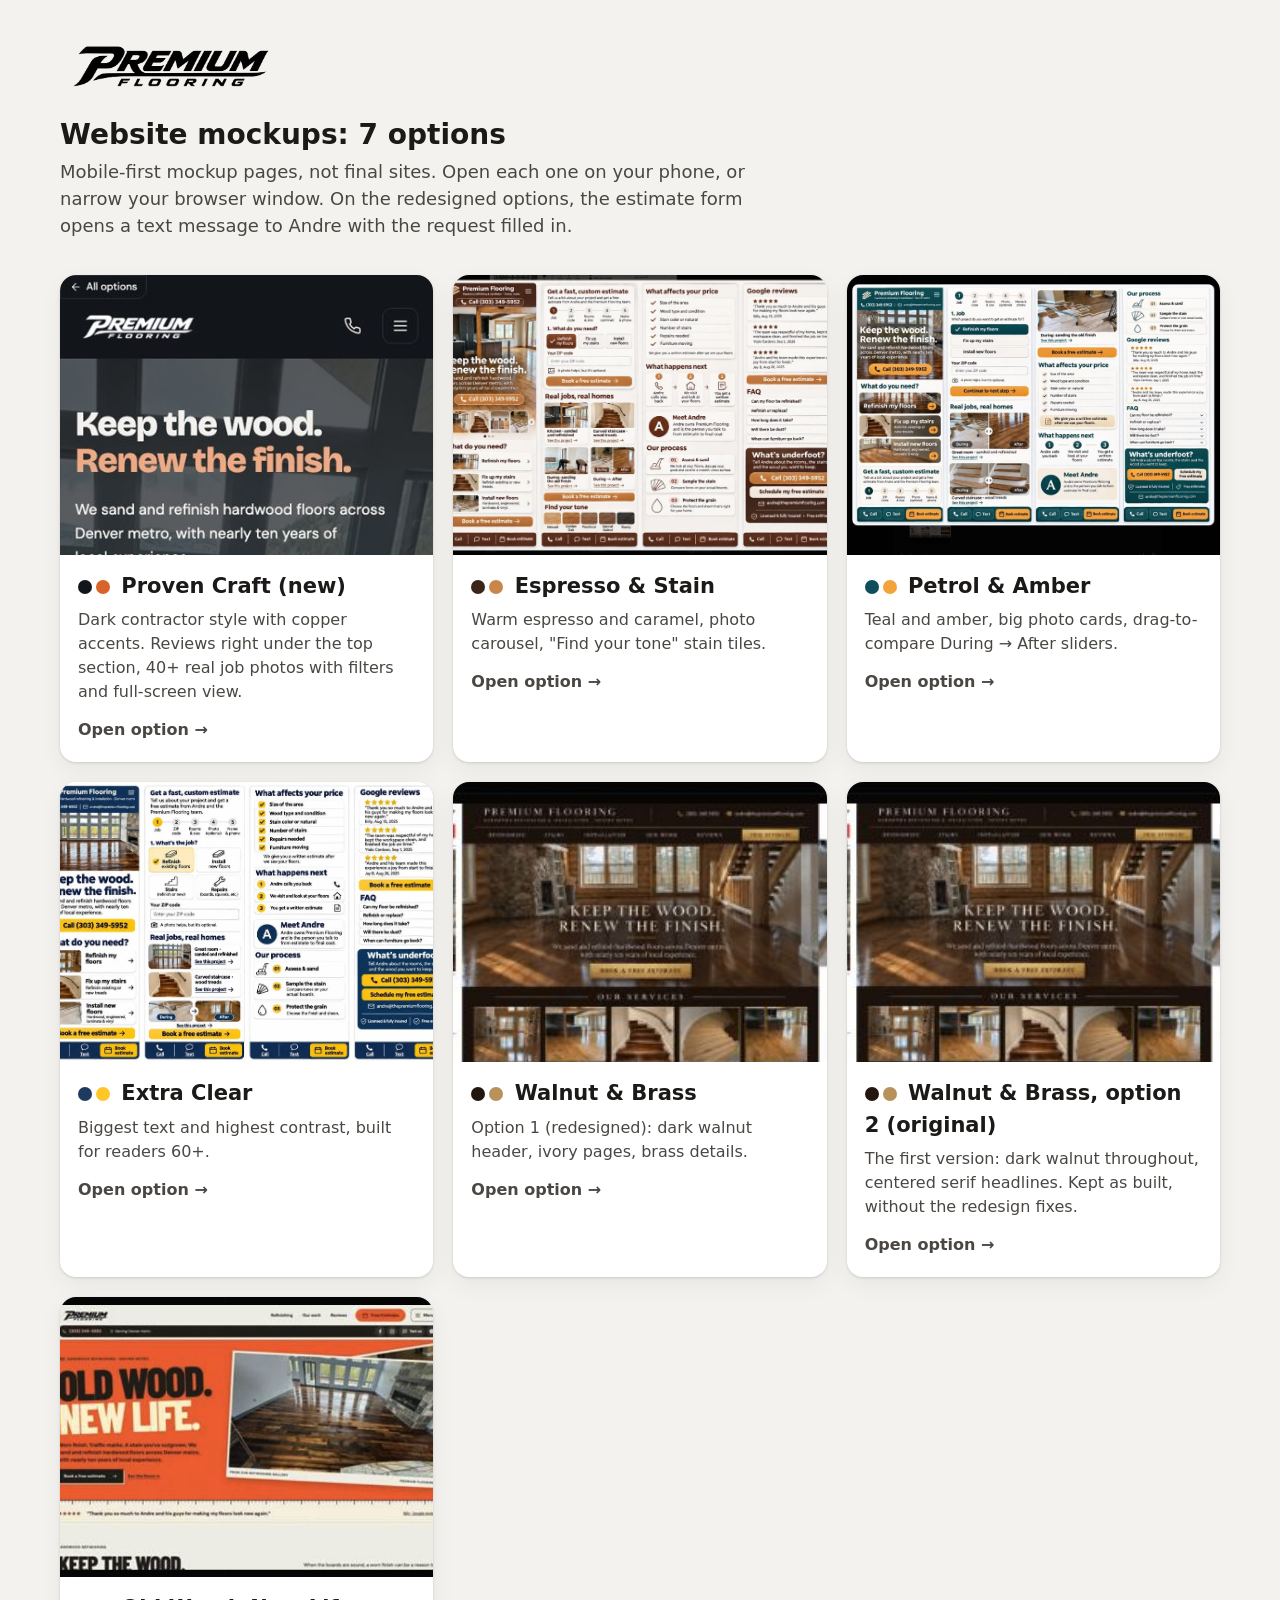
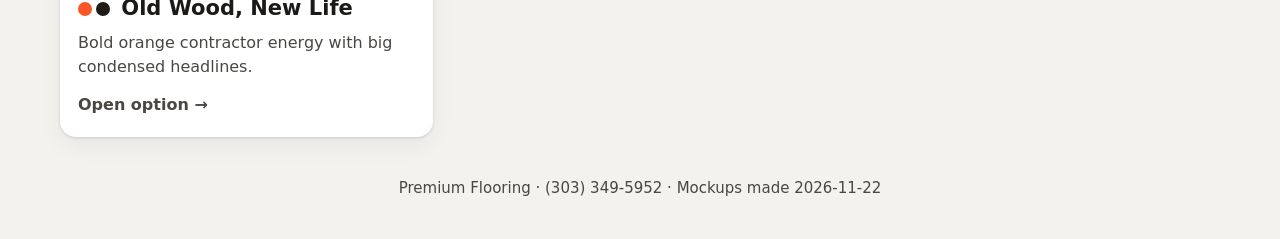
<file: index.html>
<!doctype html>
<html lang="en">
<head>
<meta charset="utf-8"><meta name="robots" content="noindex,nofollow">
<meta name="viewport" content="width=device-width,initial-scale=1">
<title>Premium Flooring · Mockup options</title>
<style>
  :root { --ink:#1b1a18; --muted:#4a4743; --bg:#f4f2ee; --card:#fff; }
  * { box-sizing:border-box; }
  body { margin:0; font:18px/1.5 system-ui,-apple-system,sans-serif; background:var(--bg); color:var(--ink); }
  header { padding:28px 20px 8px; max-width:1200px; margin:auto; }
  header img { width:220px; height:auto; display:block; }
  h1 { font-size:28px; line-height:1.15; margin:18px 0 6px; }
  p { color:var(--muted); margin:0 0 8px; max-width:62ch; }
  main { display:grid; grid-template-columns:repeat(auto-fill,minmax(300px,1fr)); gap:20px; padding:20px; max-width:1200px; margin:auto; }
  a.card { display:flex; flex-direction:column; background:var(--card); border-radius:16px; overflow:hidden; text-decoration:none; color:inherit; box-shadow:0 1px 3px #0002,0 8px 24px #0000000d; transition:transform .15s; }
  a.card:hover, a.card:focus-visible { transform:translateY(-3px); outline:3px solid #1b1a18; outline-offset:2px; }
  .thumb { aspect-ratio:4/3; background-size:cover; background-position:top center; }
  .body { padding:16px 18px 20px; display:grid; gap:6px; }
  .body b { font-size:21px; }
  .body span { color:var(--muted); font-size:16px; }
  .go { margin-top:8px; display:inline-block; font-weight:700; }
  .dot { display:inline-block; width:14px; height:14px; border-radius:50%; margin-right:4px; vertical-align:-1px; }
  footer { text-align:center; color:var(--muted); font-size:15px; padding:20px 20px 40px; }
</style>
</head>
<body>
<header>
  <img src="shared/img/logo-dark.png" alt="Premium Flooring">
  <h1>Website mockups: 7 options</h1>
  <p>Mobile-first mockup pages, not final sites. Open each one on your phone, or narrow your browser window. On the redesigned options, the estimate form opens a text message to Andre with the request filled in.</p>
</header>
<main>
  <a class="card" href="proven-craft/">
    <div class="thumb" style="background-image:url(shared/thumbs/proven-craft.jpg)"></div>
    <div class="body"><b><span class="dot" style="background:#12161B"></span><span class="dot" style="background:#D9642B"></span> Proven Craft (new)</b><span>Dark contractor style with copper accents. Reviews right under the top section, 40+ real job photos with filters and full-screen view.</span><span class="go">Open option →</span></div>
  </a>
  <a class="card" href="espresso-stain/">
    <div class="thumb" style="background-image:url(shared/thumbs/espresso-stain.jpg)"></div>
    <div class="body"><b><span class="dot" style="background:#3B2418"></span><span class="dot" style="background:#C8864A"></span> Espresso &amp; Stain</b><span>Warm espresso and caramel, photo carousel, "Find your tone" stain tiles.</span><span class="go">Open option →</span></div>
  </a>
  <a class="card" href="petrol-amber/">
    <div class="thumb" style="background-image:url(shared/thumbs/petrol-amber.jpg)"></div>
    <div class="body"><b><span class="dot" style="background:#0F4C5C"></span><span class="dot" style="background:#F2A33A"></span> Petrol &amp; Amber</b><span>Teal and amber, big photo cards, drag-to-compare During → After sliders.</span><span class="go">Open option →</span></div>
  </a>
  <a class="card" href="extra-clear/">
    <div class="thumb" style="background-image:url(shared/thumbs/extra-clear.jpg)"></div>
    <div class="body"><b><span class="dot" style="background:#1F3A5F"></span><span class="dot" style="background:#FFC629"></span> Extra Clear</b><span>Biggest text and highest contrast, built for readers 60+.</span><span class="go">Open option →</span></div>
  </a>
  <a class="card" href="walnut-brass/">
    <div class="thumb" style="background-image:url(shared/thumbs/walnut-brass.jpg)"></div>
    <div class="body"><b><span class="dot" style="background:#22160F"></span><span class="dot" style="background:#B8925A"></span> Walnut &amp; Brass</b><span>Option 1 (redesigned): dark walnut header, ivory pages, brass details.</span><span class="go">Open option →</span></div>
  </a>
  <a class="card" href="walnut-brass-original/">
    <div class="thumb" style="background-image:url(shared/thumbs/walnut-brass.jpg)"></div>
    <div class="body"><b><span class="dot" style="background:#22160F"></span><span class="dot" style="background:#B8925A"></span> Walnut &amp; Brass, option 2 (original)</b><span>The first version: dark walnut throughout, centered serif headlines. Kept as built, without the redesign fixes.</span><span class="go">Open option →</span></div>
  </a>
  <a class="card" href="old-wood-new-life/">
    <div class="thumb" style="background-image:url(shared/thumbs/old-wood-new-life.jpg)"></div>
    <div class="body"><b><span class="dot" style="background:#FB562A"></span><span class="dot" style="background:#211B17"></span> Old Wood, New Life</b><span>Bold orange contractor energy with big condensed headlines.</span><span class="go">Open option →</span></div>
  </a>
</main>
<footer>Premium Flooring · (303) 349-5952 · Mockups made 2026-11-22</footer>
</body>
</html>
</file>
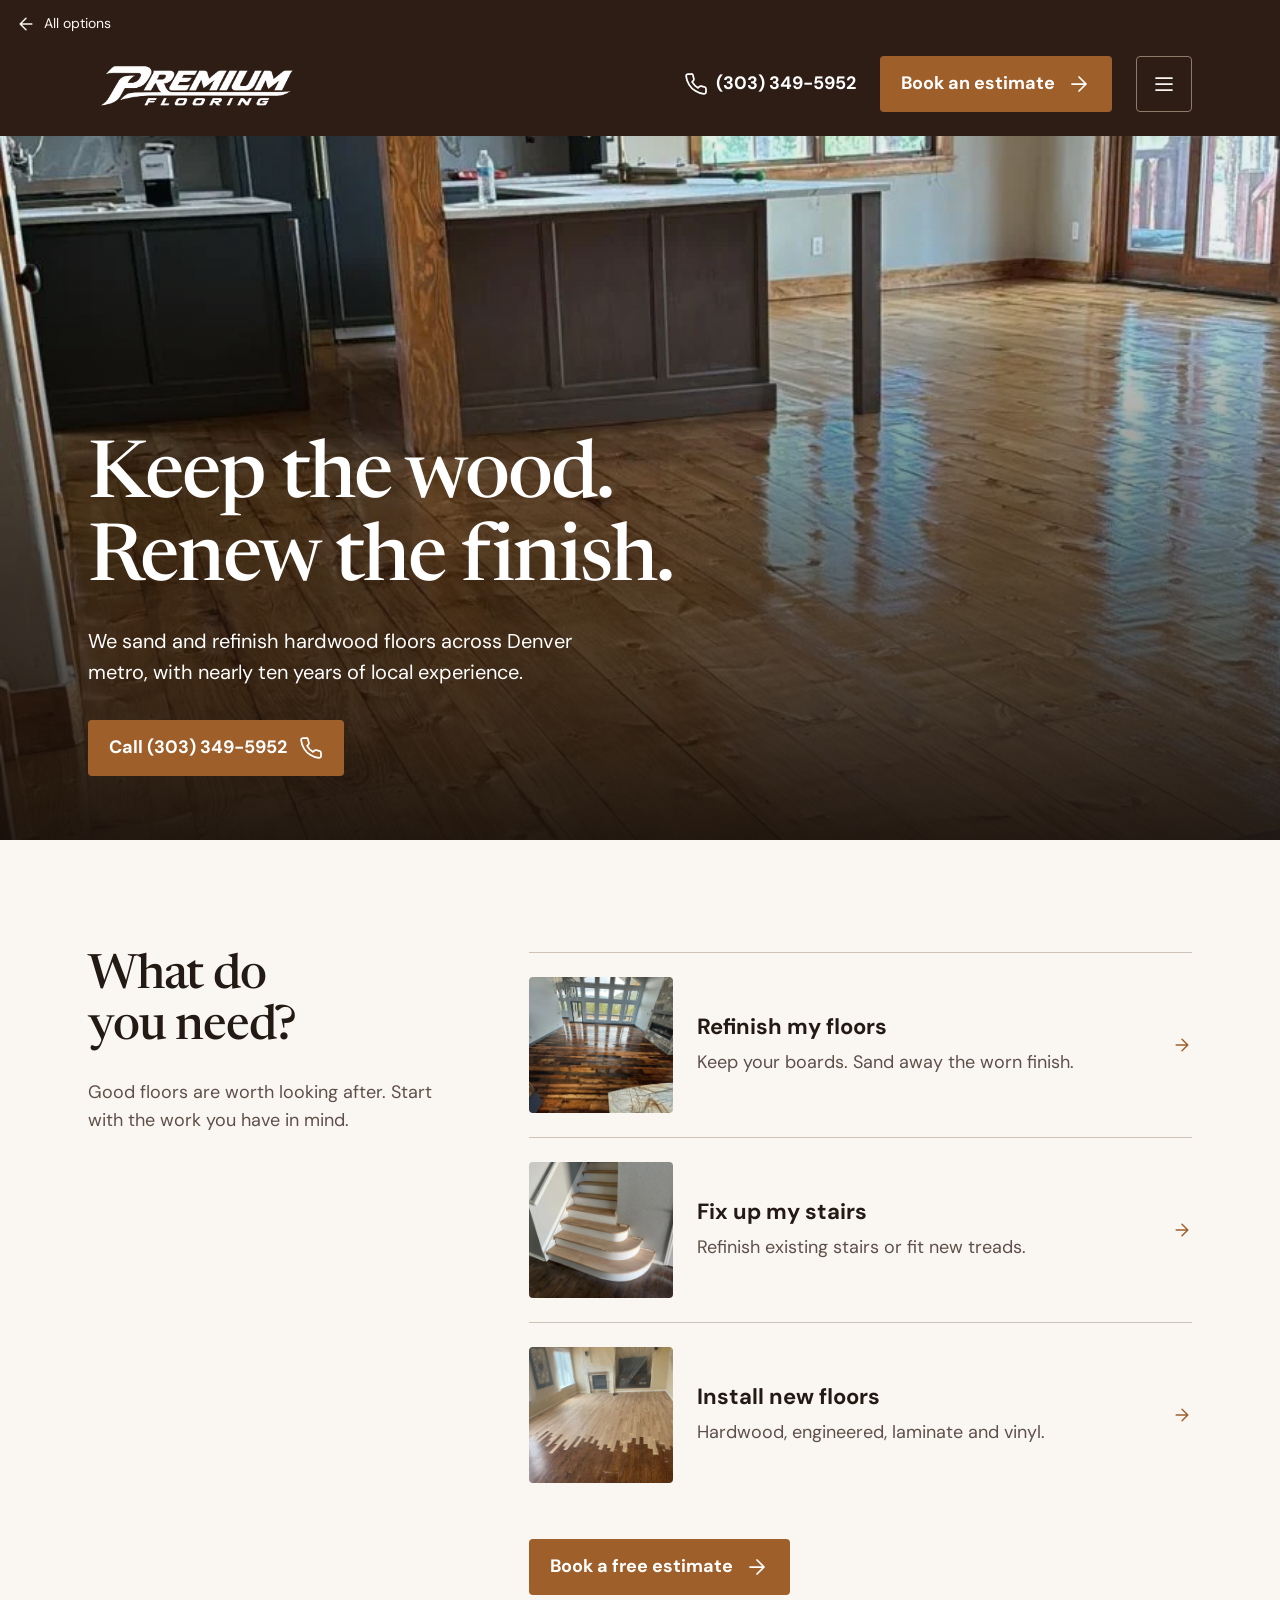
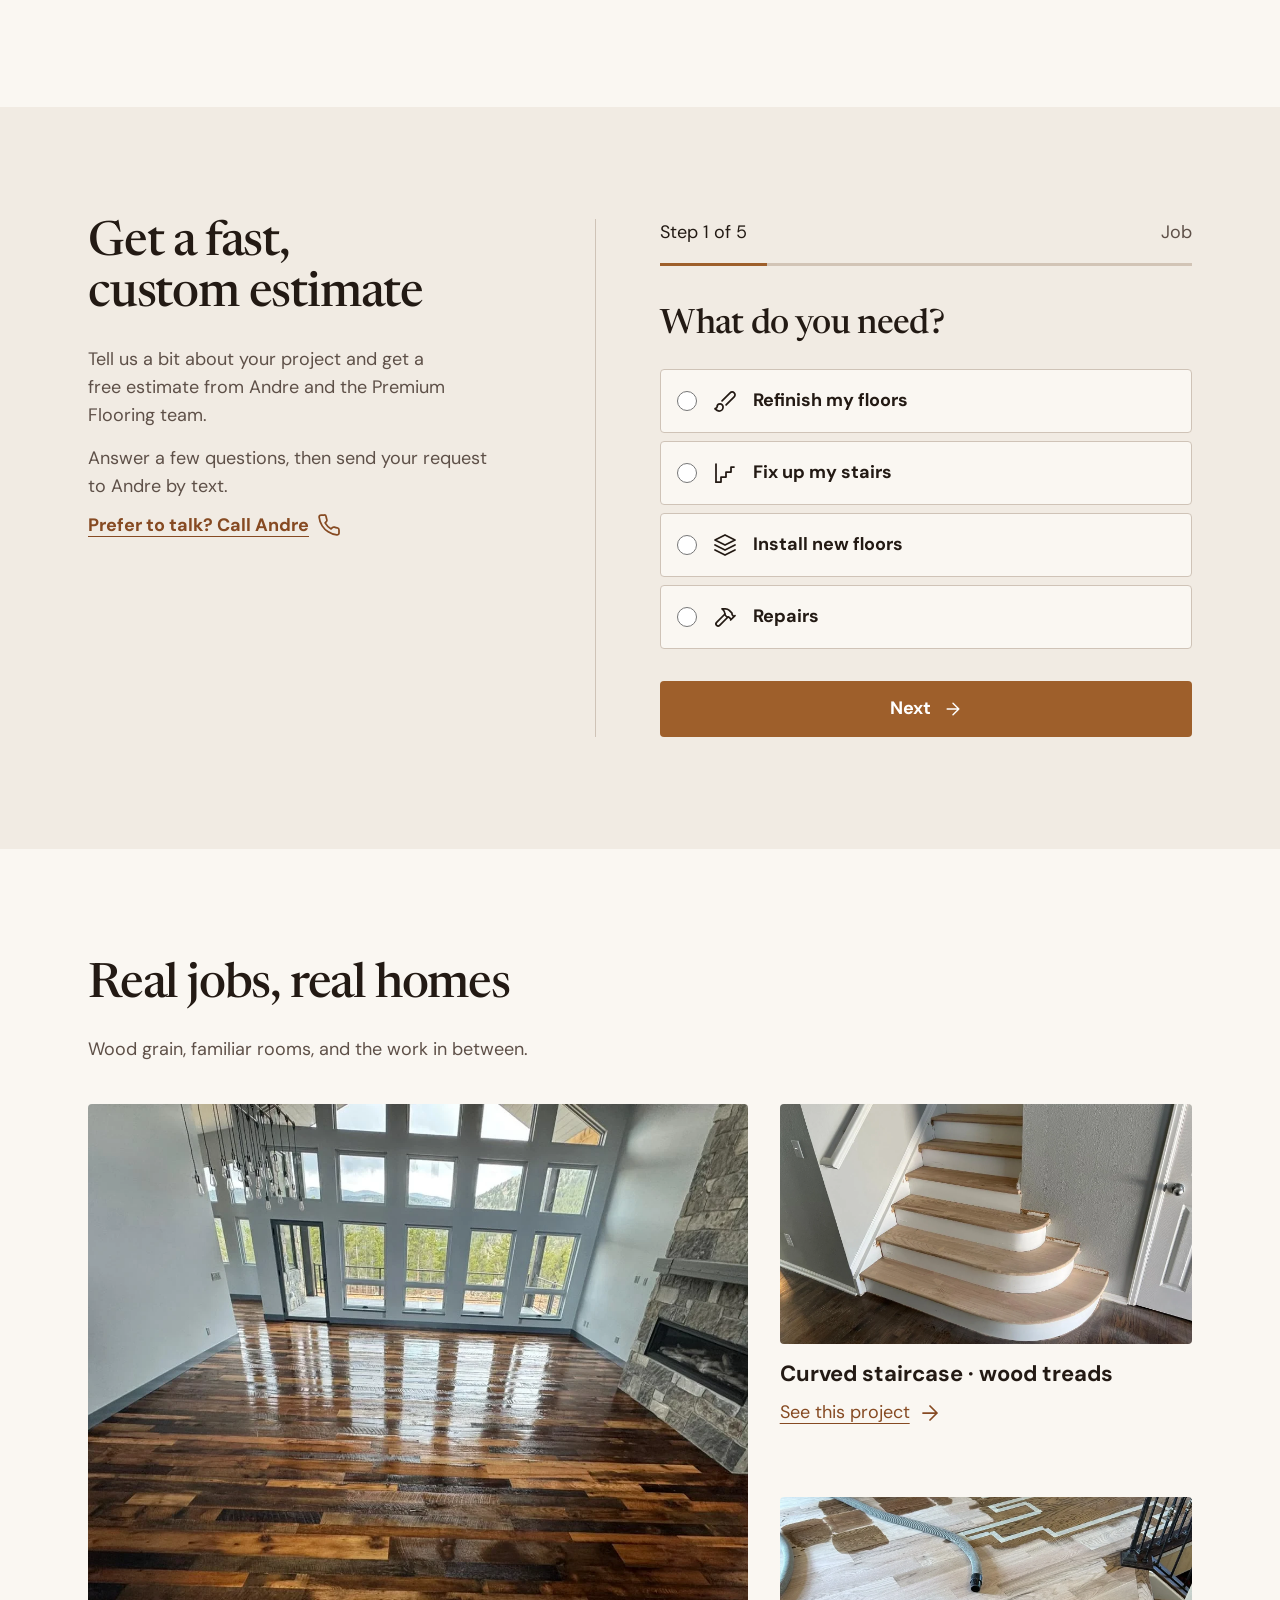
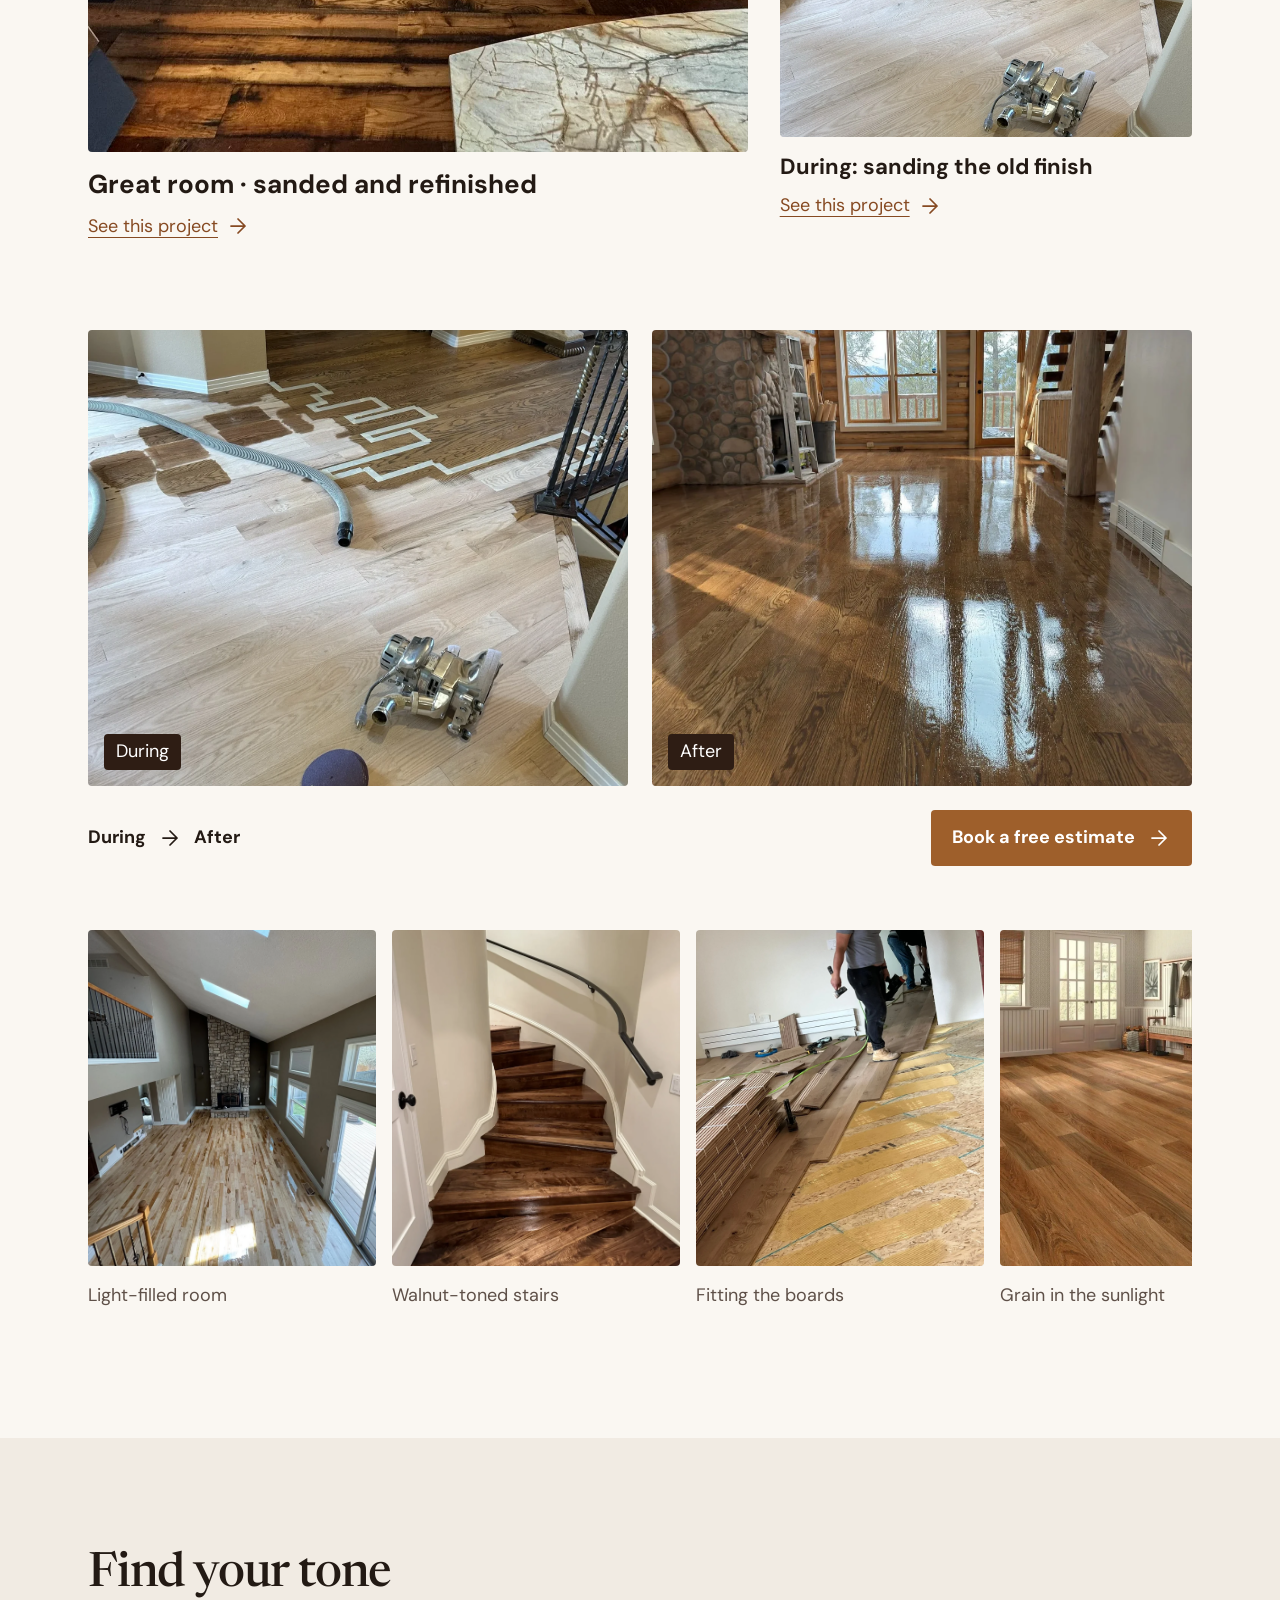
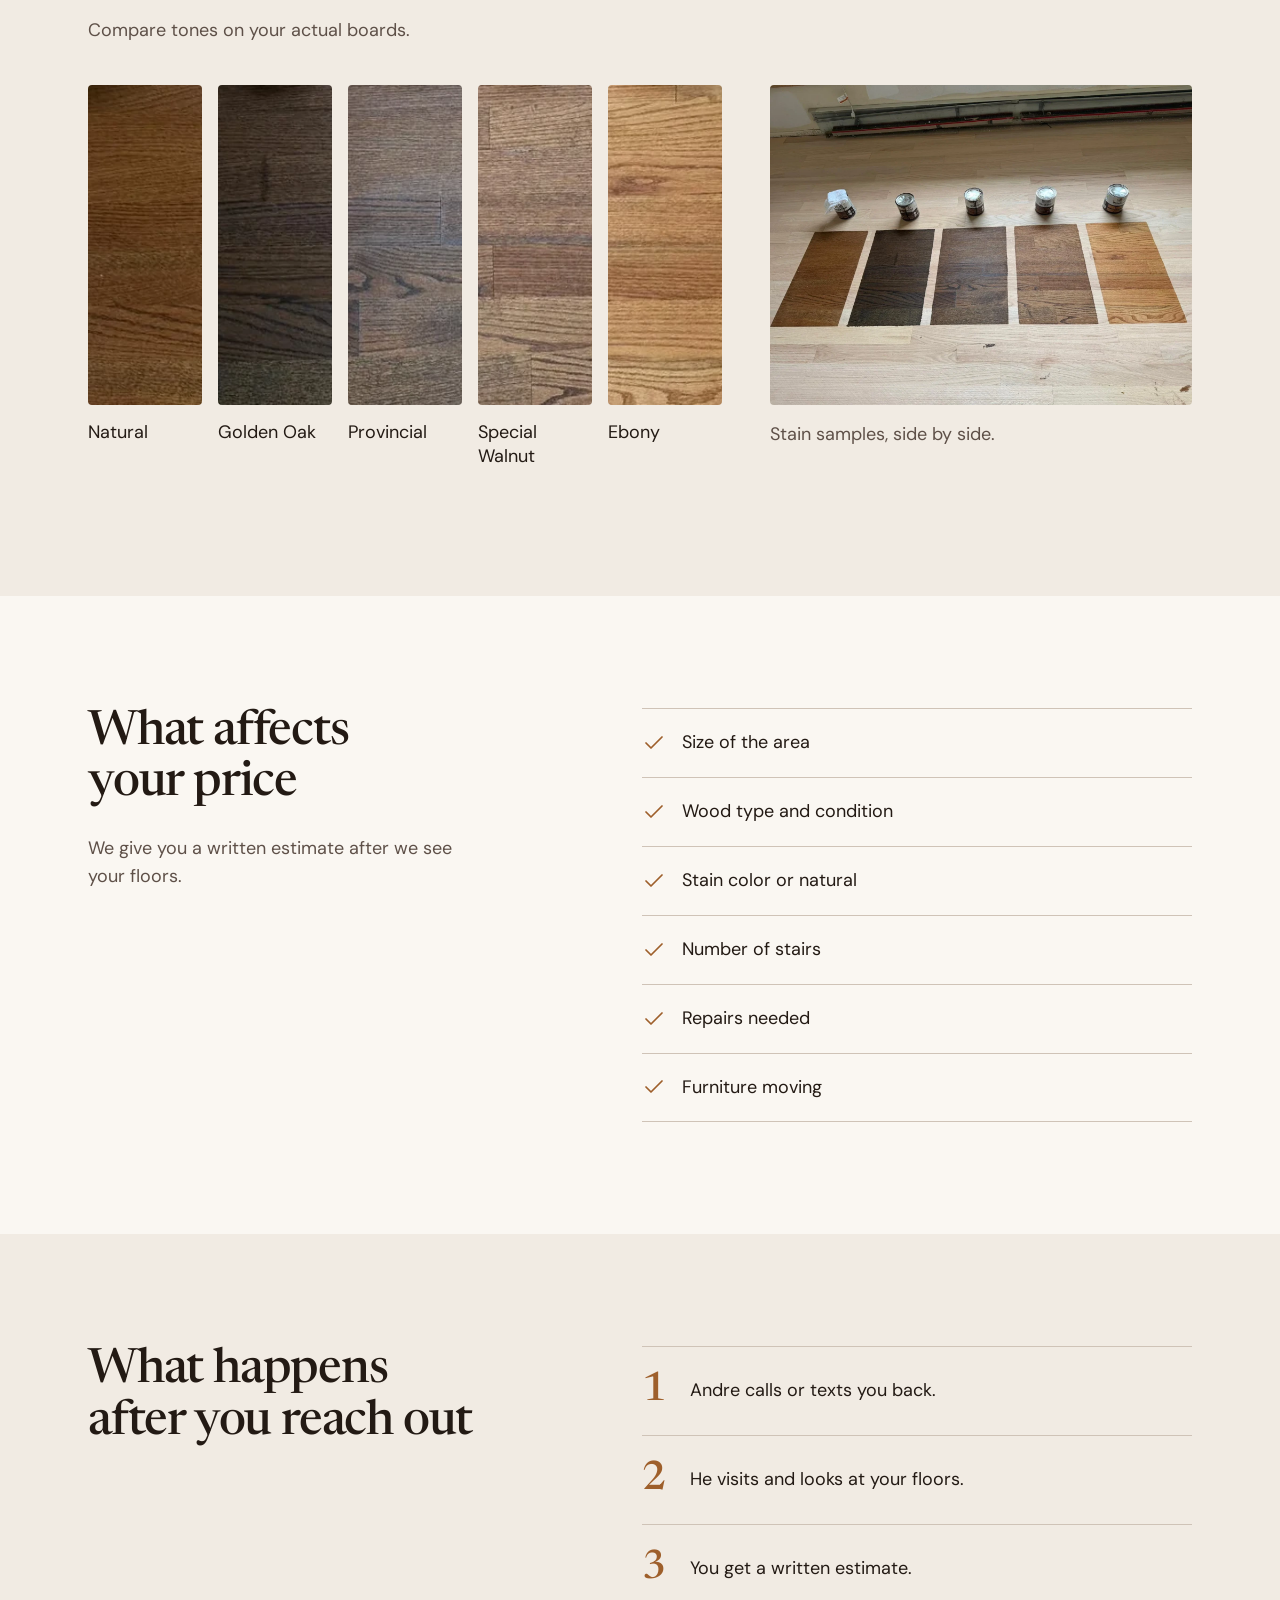
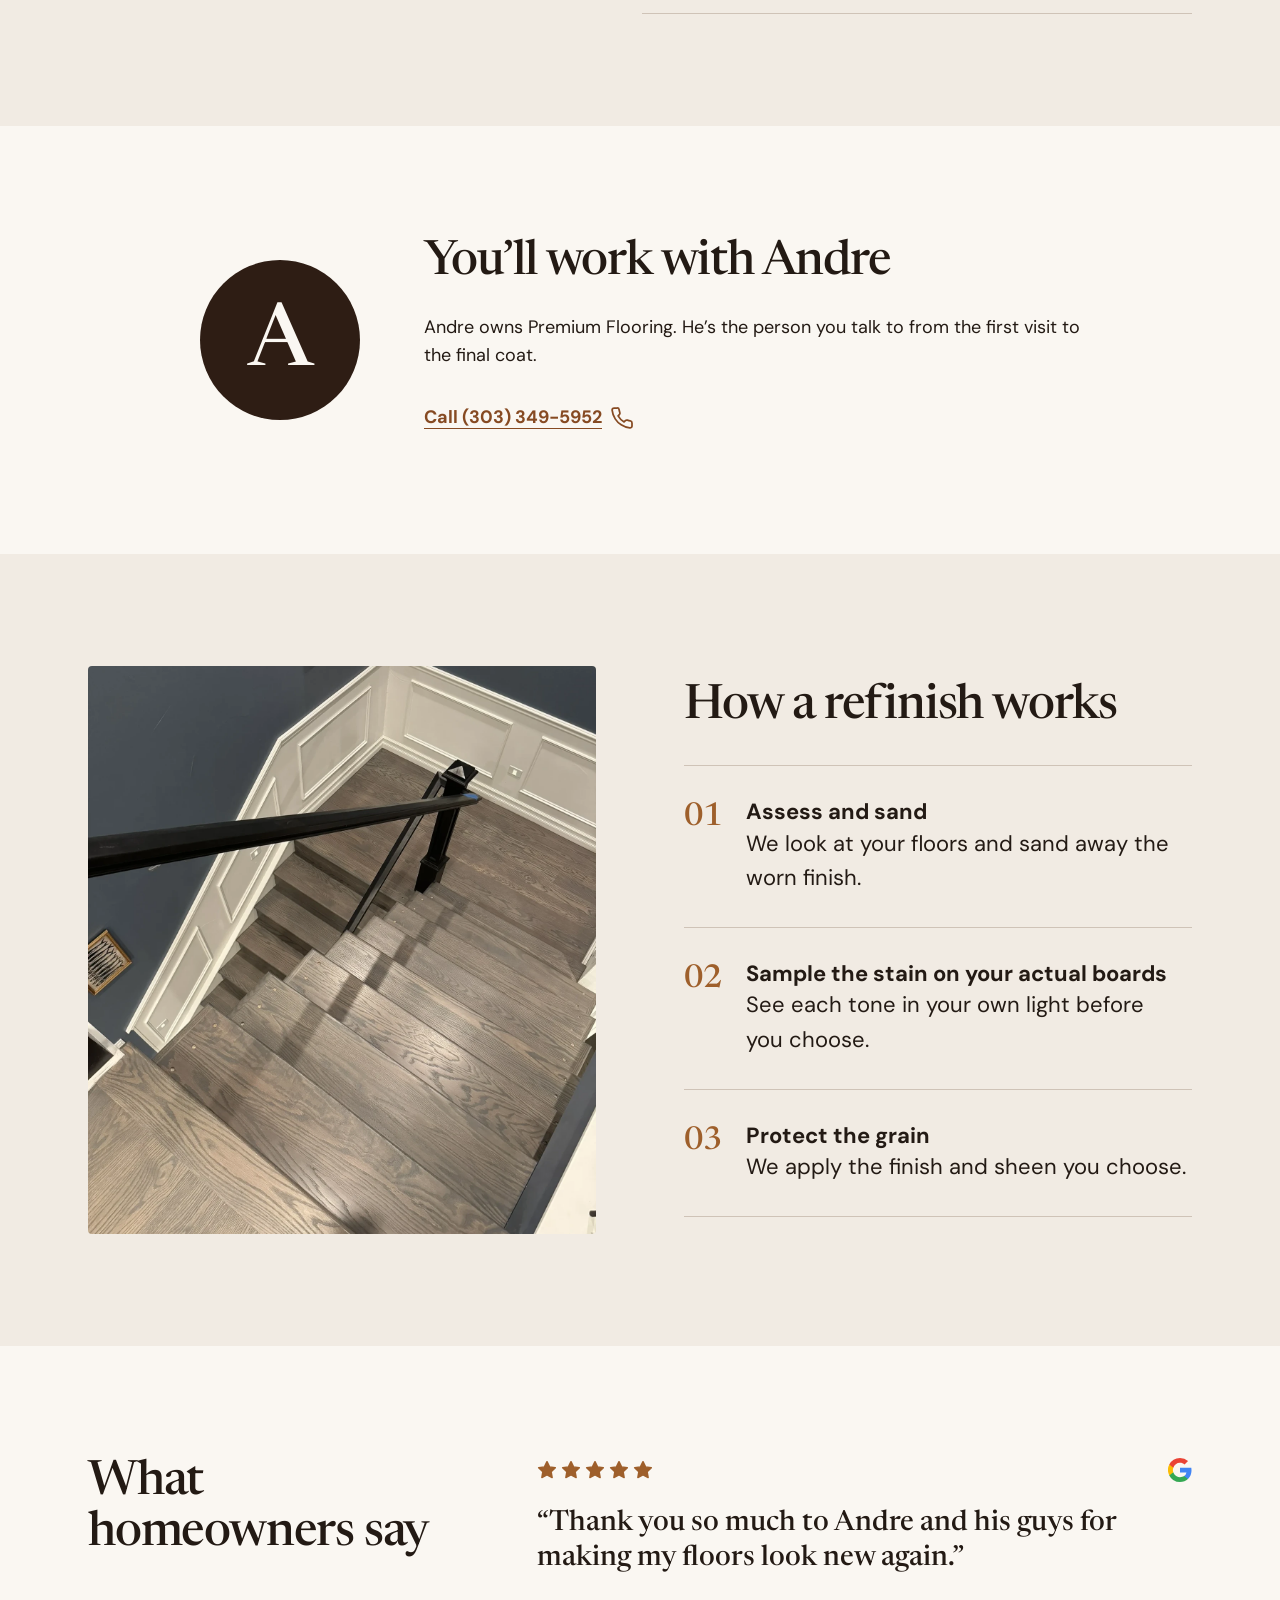
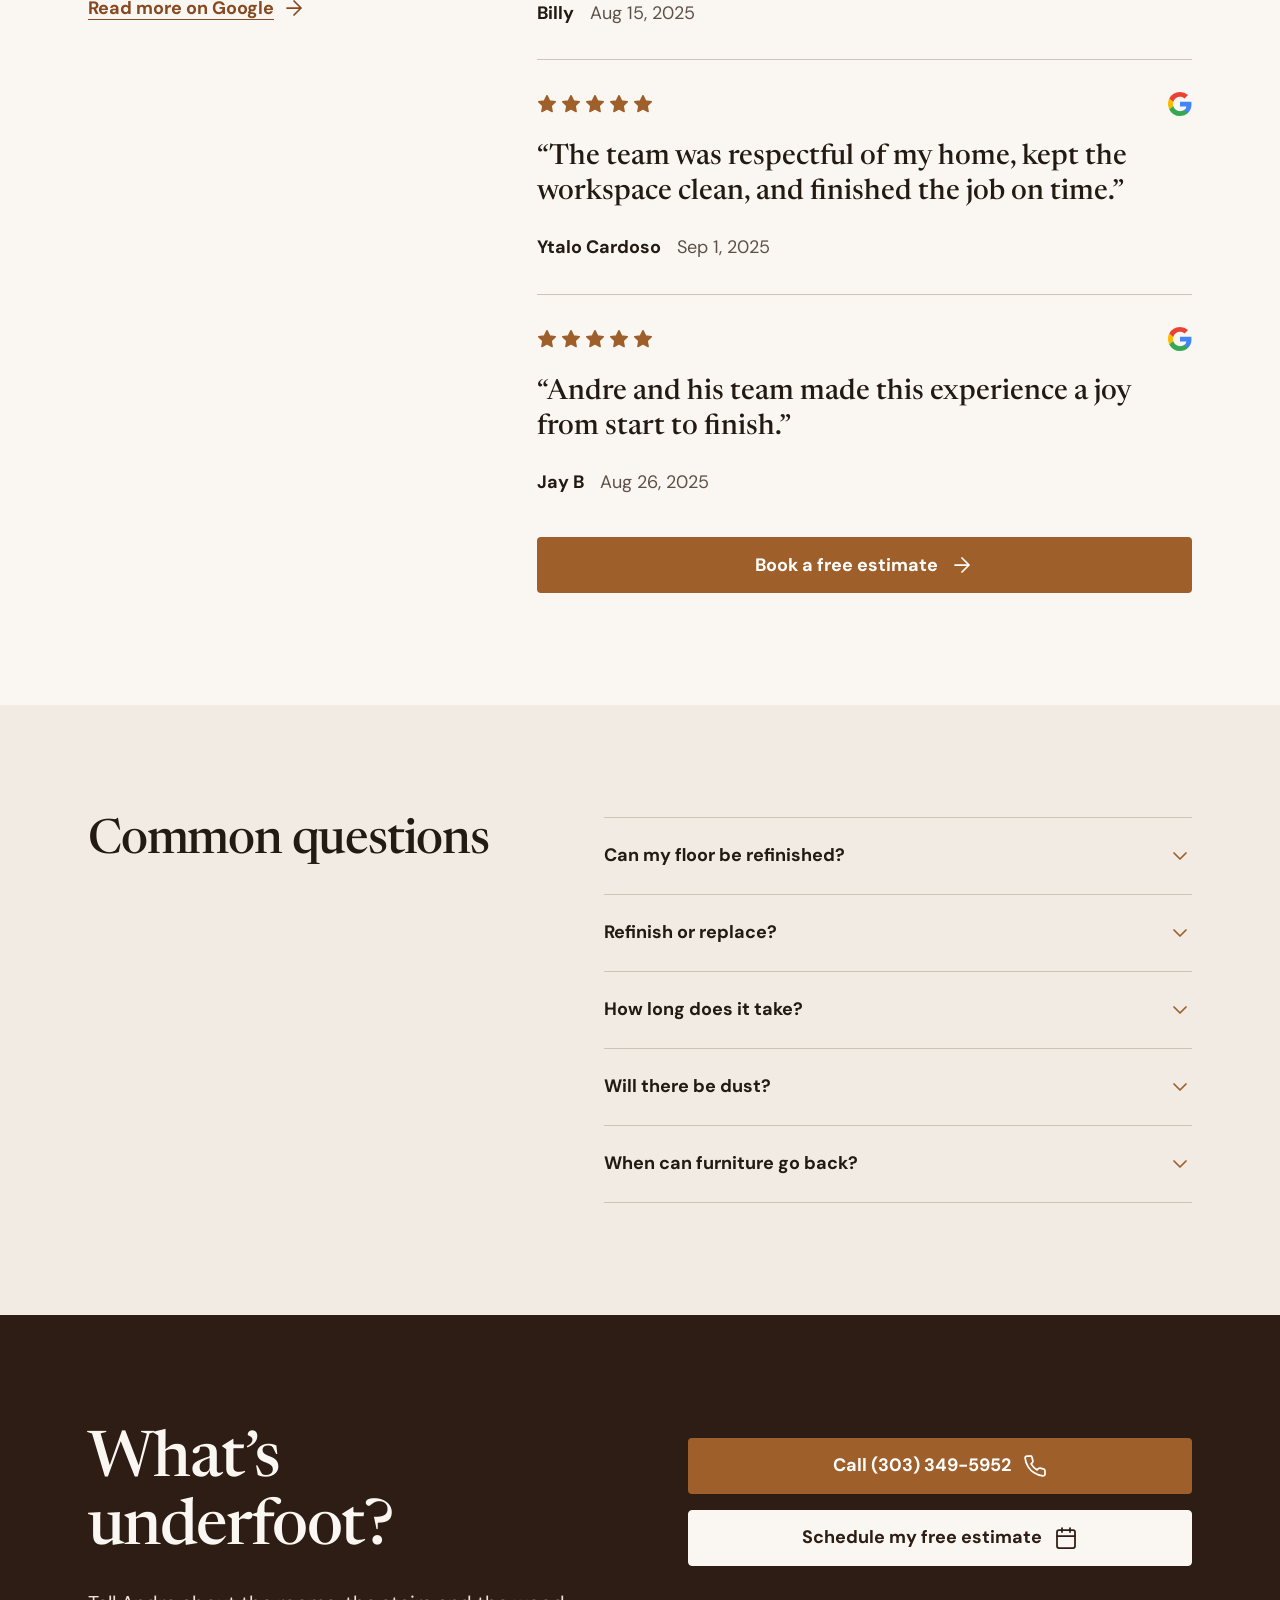
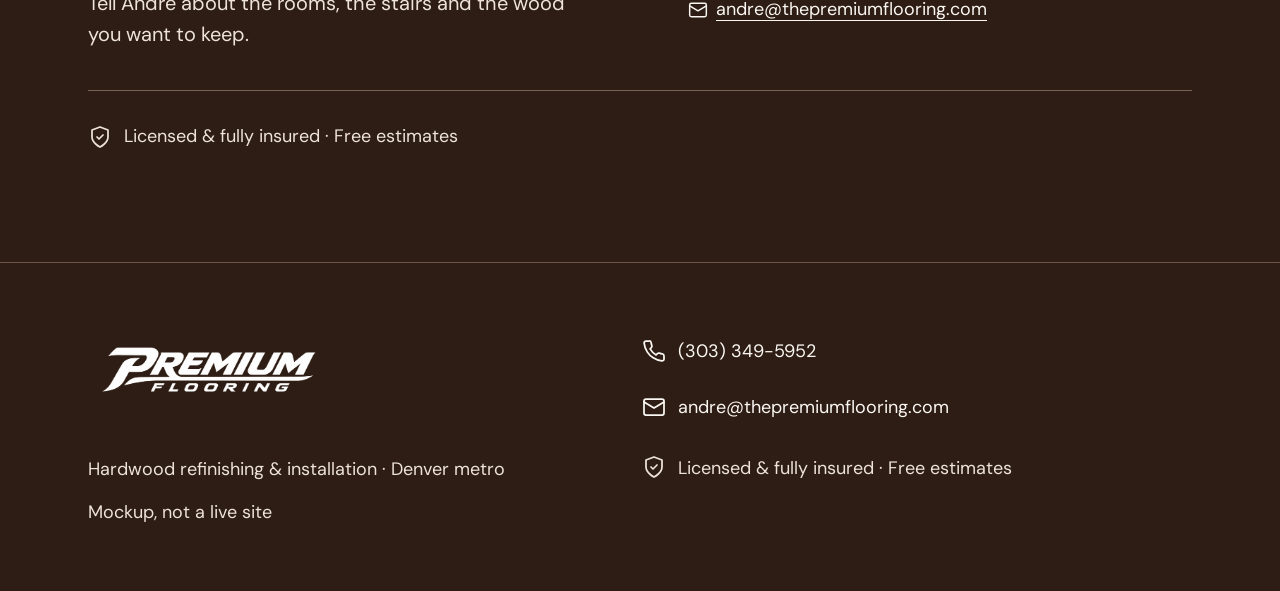
<file: espresso-stain/index.html>
<!doctype html>
<html lang="en">
<head>
<meta charset="utf-8"><meta name="robots" content="noindex,nofollow"><meta name="viewport" content="width=device-width, initial-scale=1">
<meta name="theme-color" content="#2E1D14"><meta name="color-scheme" content="light">
<meta name="description" content="Hardwood floor refinishing, stairs and installation across Denver metro. Talk with Andre at Premium Flooring about a free estimate.">
<title>Premium Flooring · Espresso &amp; Stain</title>
<link rel="preload" href="../shared/fonts/newsreader-normal-500.ttf" as="font" type="font/ttf" crossorigin>
<link rel="stylesheet" href="style.css">
<script src="../shared/estimate-sms.js" defer></script><script src="script.js" defer></script>
</head>
<body>
<a class="skip-link" href="#main">Skip to content</a>
<a class="all-options" href="../index.html"><svg class="icon" aria-hidden="true"><use href="../shared/icons.svg#arrow-left"/></svg>All options</a>
<header class="site-header">
 <div class="header-inner wrap">
  <a class="brand" href="#" aria-label="Premium Flooring home"><img src="../shared/img/logo-white.png" alt="Premium Flooring" width="680" height="227"></a>
  <a class="header-phone" href="tel:+13033495952"><svg class="icon" aria-hidden="true"><use href="../shared/icons.svg#phone"/></svg><span>(303) 349-5952</span></a>
  <a class="button primary header-estimate" href="#estimate">Book an estimate<svg class="icon" aria-hidden="true"><use href="../shared/icons.svg#arrow-right"/></svg></a>
  <button class="menu-toggle" type="button" aria-expanded="false" aria-controls="site-menu" aria-label="Open menu"><svg class="icon" aria-hidden="true"><use href="../shared/icons.svg#menu"/></svg><span>Menu</span></button>
 </div>
 <nav id="site-menu" class="menu-panel" aria-label="Main navigation" hidden><div class="wrap"><a href="#services">What do you need?</a><a href="#projects">Our work</a><a href="#tone">Find your tone</a><a href="#reviews">Reviews</a><a href="#faq">Common questions</a><a href="#estimate">Free estimate</a></div></nav>
</header>
<main id="main">
 <section class="hero" aria-labelledby="hero-title">
  <img src="../shared/img/oak-kitchen.webp" alt="Warm oak flooring in a kitchen with dark cabinets, exposed wood beams and garden windows" width="900" height="1600" class="hero-photo" fetchpriority="high">
  <div class="hero-shade"></div>
  <div class="hero-copy wrap"><h1 id="hero-title">Keep the wood.<br>Renew the finish.</h1><p>We sand and refinish hardwood floors across Denver metro, with nearly ten years of local experience.</p><a class="button primary" href="tel:+13033495952">Call (303) 349-5952<svg class="icon" aria-hidden="true"><use href="../shared/icons.svg#phone"/></svg></a></div>
 </section>
 <section id="services" class="section wrap service-layout" aria-labelledby="services-title">
  <div class="section-intro"><h2 id="services-title">What do you need?</h2><p>Good floors are worth looking after. Start with the work you have in mind.</p></div>
  <div class="services"><a class="service" href="#estimate" data-job="Refinish my floors"><img src="../shared/img/window-wall.webp" alt="Refinished wood floor beside a wall of windows" width="1600" height="1200" class="" loading="lazy"><div class="service-copy"><h3>Refinish my floors</h3><p>Keep your boards. Sand away the worn finish.</p></div><svg class="icon" aria-hidden="true"><use href="../shared/icons.svg#arrow-right"/></svg></a><a class="service" href="#estimate" data-job="Fix up my stairs"><img src="../shared/img/curved-steps.webp" alt="Curved staircase with warm wood treads" width="1600" height="1200" class="" loading="lazy"><div class="service-copy"><h3>Fix up my stairs</h3><p>Refinish existing stairs or fit new treads.</p></div><svg class="icon" aria-hidden="true"><use href="../shared/icons.svg#arrow-right"/></svg></a><a class="service" href="#estimate" data-job="Install new floors"><img src="../shared/img/board-layout.webp" alt="New wood boards laid out for installation" width="1700" height="1275" class="" loading="lazy"><div class="service-copy"><h3>Install new floors</h3><p>Hardwood, engineered, laminate and vinyl.</p></div><svg class="icon" aria-hidden="true"><use href="../shared/icons.svg#arrow-right"/></svg></a><a class="button primary service-cta" href="#estimate">Book a free estimate<svg class="icon" aria-hidden="true"><use href="../shared/icons.svg#arrow-right"/></svg></a></div>
 </section>
 <section id="estimate" class="estimate-band section" aria-labelledby="estimate-title">
  <div class="wrap estimate-layout"><div class="section-intro"><h2 id="estimate-title">Get a fast,<br>custom estimate</h2><p>Tell us a bit about your project and get a free estimate from Andre and the Premium Flooring team.</p><p class="muted">Answer a few questions, then send your request to Andre by text.</p><a class="text-link" href="tel:+13033495952">Prefer to talk? Call Andre<svg class="icon" aria-hidden="true"><use href="../shared/icons.svg#phone"/></svg></a></div>
  <div class="wizard"><noscript><p>To use the estimate form, turn on JavaScript. You can also <a href="tel:+13033495952">call Andre at (303) 349-5952</a>.</p></noscript>
   <div class="progress-heading"><p id="step-status" aria-live="polite" aria-atomic="true">Step 1 of 5</p><span id="step-name">Job</span></div><div class="progress-track" role="progressbar" aria-label="Estimate progress" aria-valuemin="1" aria-valuemax="5" aria-valuenow="1"><span id="progress-fill"></span></div>
   <form id="estimate-form" novalidate>
    <fieldset data-step="1"><legend tabindex="-1">What do you need?</legend><div class="job-choices"><label class="choice"><input type="radio" name="job" value="Refinish my floors" required><svg class="icon" aria-hidden="true"><use href="../shared/icons.svg#brush"/></svg><span>Refinish my floors</span><svg class="icon" aria-hidden="true"><use href="../shared/icons.svg#check-circle"/></svg></label><label class="choice"><input type="radio" name="job" value="Fix up my stairs" required><svg class="icon" aria-hidden="true"><use href="../shared/icons.svg#stairs"/></svg><span>Fix up my stairs</span><svg class="icon" aria-hidden="true"><use href="../shared/icons.svg#check-circle"/></svg></label><label class="choice"><input type="radio" name="job" value="Install new floors" required><svg class="icon" aria-hidden="true"><use href="../shared/icons.svg#layers"/></svg><span>Install new floors</span><svg class="icon" aria-hidden="true"><use href="../shared/icons.svg#check-circle"/></svg></label><label class="choice"><input type="radio" name="job" value="Repairs" required><svg class="icon" aria-hidden="true"><use href="../shared/icons.svg#hammer"/></svg><span>Repairs</span><svg class="icon" aria-hidden="true"><use href="../shared/icons.svg#check-circle"/></svg></label></div></fieldset>
    <fieldset data-step="2" hidden><legend tabindex="-1">Where is the home?</legend><label for="zip">ZIP code</label><input id="zip" name="zip" type="text" inputmode="numeric" autocomplete="postal-code" maxlength="5" pattern="[0-9]{5}" required aria-describedby="form-error"></fieldset>
    <fieldset data-step="3" hidden><legend tabindex="-1">Which rooms, and about how big?</legend><div class="room-chips"><label class="chip"><input type="checkbox" name="rooms" value="Living room"><span>Living room</span></label><label class="chip"><input type="checkbox" name="rooms" value="Dining room"><span>Dining room</span></label><label class="chip"><input type="checkbox" name="rooms" value="Kitchen"><span>Kitchen</span></label><label class="chip"><input type="checkbox" name="rooms" value="Bedrooms"><span>Bedrooms</span></label><label class="chip"><input type="checkbox" name="rooms" value="Hallway"><span>Hallway</span></label><label class="chip"><input type="checkbox" name="rooms" value="Stairs"><span>Stairs</span></label></div><div class="field"><label for="size">Approximate size (sq ft) <span class="muted">(optional)</span></label><input id="size" name="size" type="number" min="1" inputmode="numeric"></div><div id="stairs-field" class="field" hidden><label for="stairs">Number of stairs <span class="muted">(optional)</span></label><input id="stairs" name="stairs" type="number" min="1" inputmode="numeric"></div></fieldset>
    <fieldset data-step="4" hidden><legend tabindex="-1">Photos help Andre quote faster.</legend><p>You can add photos in the text message on the last step.</p><label class="photo-choice"><input type="radio" name="photo" value="yes">Yes, I’ll attach photos to the text</label><label class="photo-choice"><input type="radio" name="photo" value="no" checked>No photos right now</label></fieldset>
    <fieldset data-step="5" hidden><legend tabindex="-1">How can Andre reach you?</legend><div class="field"><label for="name">Name</label><input id="name" name="name" autocomplete="name" required aria-describedby="form-error"></div><div class="field"><label for="phone">Phone</label><input id="phone" name="phone" type="tel" autocomplete="tel" inputmode="tel" required aria-describedby="form-error"></div><div class="field"><label for="notes">Notes <span class="muted">(optional)</span></label><textarea id="notes" name="notes" rows="3"></textarea></div></fieldset>
    <p id="form-error" class="form-error" aria-live="polite" aria-atomic="true"></p>
    <div class="wizard-actions"><button class="button secondary" id="back" type="button" hidden><svg class="icon" aria-hidden="true"><use href="../shared/icons.svg#arrow-left"/></svg>Back</button><button class="button primary" id="next" type="submit">Next<svg class="icon" aria-hidden="true"><use href="../shared/icons.svg#arrow-right"/></svg></button></div>
   </form>
   <div id="review-screen" hidden><h3 tabindex="-1">Check your request</h3><p>This is the message you’ll send to Andre.</p><pre id="message-preview"></pre><button id="change-answers" type="button" class="text-link">Change answers<svg class="icon" aria-hidden="true"><use href="../shared/icons.svg#arrow-left"/></svg></button><button id="send-request" type="button" class="button primary"><svg class="icon" aria-hidden="true"><use href="../shared/icons.svg#message"/></svg>Text my request to Andre</button><p class="muted handoff-note">Your messaging app will open. Add your photos there, then send when you’re ready.</p><p id="send-status" aria-live="polite"></p></div>
  </div></div>
 </section>
 <section id="projects" class="section wrap" aria-labelledby="projects-title"><div class="section-heading"><h2 id="projects-title">Real jobs, real homes</h2><p>Wood grain, familiar rooms, and the work in between.</p></div>
  <div class="project-mosaic"><figure class="project-feature" id="great-room"><img src="../shared/img/window-wall.webp" alt="Refinished hardwood in a great room with tall windows" width="1600" height="1200" class="" loading="lazy"><figcaption><h3>Great room · sanded and refinished</h3><a class="text-link" href="#great-room">See this project<svg class="icon" aria-hidden="true"><use href="../shared/icons.svg#arrow-right"/></svg></a></figcaption></figure><figure id="staircase"><img src="../shared/img/curved-steps.webp" alt="Curved staircase with refinished wood treads and a dark handrail" width="1600" height="1200" class="" loading="lazy"><figcaption><h3>Curved staircase · wood treads</h3><a class="text-link" href="#staircase">See this project<svg class="icon" aria-hidden="true"><use href="../shared/icons.svg#arrow-right"/></svg></a></figcaption></figure><figure><img src="../shared/img/sanding.webp" alt="A flooring professional sanding the old finish from hardwood boards" width="1425" height="1900" class="" loading="lazy"><figcaption><h3>During: sanding the old finish</h3><a class="text-link" href="#during-after">See this project<svg class="icon" aria-hidden="true"><use href="../shared/icons.svg#arrow-right"/></svg></a></figcaption></figure></div>
  <div id="during-after" class="before-after"><figure><img src="../shared/img/sanding.webp" alt="During refinishing: sanding the old floor finish" width="1425" height="1900" class="" loading="lazy"><figcaption>During</figcaption></figure><figure><img src="../shared/img/stone-fireplace.webp" alt="After refinishing: warm polished boards beside a stone fireplace" width="1275" height="1700" class="" loading="lazy"><figcaption>After</figcaption></figure></div>
  <div class="project-note"><p>During <svg class="icon" aria-hidden="true"><use href="../shared/icons.svg#arrow-right"/></svg> After</p><a class="button primary" href="#estimate">Book a free estimate<svg class="icon" aria-hidden="true"><use href="../shared/icons.svg#arrow-right"/></svg></a></div>
  <div class="photo-strip" tabindex="0" role="region" aria-label="More real flooring projects; scroll horizontally"><figure><img src="../shared/img/light-filled-room.webp" alt="Wood flooring in a light-filled home" width="1275" height="1700" class="" loading="lazy"><figcaption>Light-filled room</figcaption></figure><figure><img src="../shared/img/walnut-stair.webp" alt="Dark stained wood staircase" width="1275" height="1700" class="" loading="lazy"><figcaption>Walnut-toned stairs</figcaption></figure><figure><img src="../shared/img/fitting-boards.webp" alt="Wood floor boards being fitted" width="1425" height="1900" class="" loading="lazy"><figcaption>Fitting the boards</figcaption></figure><figure><img src="../shared/img/sunlit-boards.webp" alt="Sunlight falling across wood grain" width="736" height="920" class="" loading="lazy"><figcaption>Grain in the sunlight</figcaption></figure><figure><img src="../shared/img/fan-stair.webp" alt="Fan-shaped wood stair treads" width="1600" height="1200" class="" loading="lazy"><figcaption>Every tread, considered</figcaption></figure><figure><img src="../shared/img/fitted-room.webp" alt="Newly fitted flooring in a home" width="823" height="617" class="" loading="lazy"><figcaption>A finished room</figcaption></figure></div>
  <dialog id="project-dialog" aria-labelledby="dialog-caption"><button class="dialog-close" type="button" aria-label="Close project"><svg class="icon" aria-hidden="true"><use href="../shared/icons.svg#close"/></svg></button><img id="dialog-photo" src="../shared/img/window-wall.webp" alt="" width="1600" height="1200" loading="lazy"><h3 id="dialog-caption"></h3></dialog>
 </section>
 <section id="tone" class="section tone-band" aria-labelledby="tone-title"><div class="wrap"><h2 id="tone-title">Find your tone</h2><p>Compare tones on your actual boards.</p><div class="tone-layout"><div class="swatches" tabindex="0" role="region" aria-label="Five wood stain tones; scroll horizontally"><figure><img src="../shared/img/stain-1.webp" alt="Natural wood stain sample" width="215" height="350" class="" loading="lazy"><figcaption>Natural</figcaption></figure><figure><img src="../shared/img/stain-2.webp" alt="Golden Oak wood stain sample" width="215" height="350" class="" loading="lazy"><figcaption>Golden Oak</figcaption></figure><figure><img src="../shared/img/stain-3.webp" alt="Provincial wood stain sample" width="215" height="350" class="" loading="lazy"><figcaption>Provincial</figcaption></figure><figure><img src="../shared/img/stain-4.webp" alt="Special Walnut wood stain sample" width="215" height="350" class="" loading="lazy"><figcaption>Special Walnut</figcaption></figure><figure><img src="../shared/img/stain-5.webp" alt="Ebony wood stain sample" width="215" height="350" class="" loading="lazy"><figcaption>Ebony</figcaption></figure></div><figure class="stain-library"><img src="../shared/img/stain-library.webp" alt="A real collection of wood stain samples laid out to compare colors" width="1600" height="1200" class="" loading="lazy"><figcaption>Stain samples, side by side.</figcaption></figure></div></div></section>
 <section class="section wrap price-layout" aria-labelledby="price-title"><div><h2 id="price-title">What affects your price</h2><p>We give you a written estimate after we see your floors.</p></div><ul class="price-list"><li><svg class="icon" aria-hidden="true"><use href="../shared/icons.svg#check"/></svg><span>Size of the area</span></li><li><svg class="icon" aria-hidden="true"><use href="../shared/icons.svg#check"/></svg><span>Wood type and condition</span></li><li><svg class="icon" aria-hidden="true"><use href="../shared/icons.svg#check"/></svg><span>Stain color or natural</span></li><li><svg class="icon" aria-hidden="true"><use href="../shared/icons.svg#check"/></svg><span>Number of stairs</span></li><li><svg class="icon" aria-hidden="true"><use href="../shared/icons.svg#check"/></svg><span>Repairs needed</span></li><li><svg class="icon" aria-hidden="true"><use href="../shared/icons.svg#check"/></svg><span>Furniture moving</span></li></ul></section>
 <section class="section next-band" aria-labelledby="next-title"><div class="wrap next-layout"><h2 id="next-title">What happens after you reach out</h2><ol class="next-list"><li><span>1</span><p>Andre calls or texts you back.</p></li><li><span>2</span><p>He visits and looks at your floors.</p></li><li><span>3</span><p>You get a written estimate.</p></li></ol></div></section>
 <section class="section wrap andre-layout" aria-labelledby="andre-title"><div class="monogram" aria-hidden="true">A</div><div><h2 id="andre-title">You’ll work with Andre</h2><p>Andre owns Premium Flooring. He’s the person you talk to from the first visit to the final coat.</p><a class="text-link" href="tel:+13033495952">Call (303) 349-5952<svg class="icon" aria-hidden="true"><use href="../shared/icons.svg#phone"/></svg></a></div></section>
 <section class="section process-band" aria-labelledby="process-title"><div class="wrap process-layout"><img src="../shared/img/rail-detail.webp" alt="Close detail of a wooden stair rail and treads showing the grain" width="1425" height="1900" class="" loading="lazy"><div><h2 id="process-title">How a refinish works</h2><ol class="process-list"><li><span>01</span><div><h3>Assess and sand</h3><p>We look at your floors and sand away the worn finish.</p></div></li><li><span>02</span><div><h3>Sample the stain on your actual boards</h3><p>See each tone in your own light before you choose.</p></div></li><li><span>03</span><div><h3>Protect the grain</h3><p>We apply the finish and sheen you choose.</p></div></li></ol></div></div></section>
 <section id="reviews" class="section wrap review-layout" aria-labelledby="reviews-title"><div class="section-intro"><h2 id="reviews-title">What homeowners say</h2><a class="text-link" id="google-reviews-link" href="#">Read more on Google<svg class="icon" aria-hidden="true"><use href="../shared/icons.svg#arrow-right"/></svg></a><p id="reviews-note" class="muted" hidden>Google review link is a placeholder in this mockup.</p></div><div><figure class="review"><div class="review-source"><span class="stars" role="img" aria-label="5 out of 5 stars"><svg class="icon" aria-hidden="true"><use href="../shared/icons.svg#star"/></svg><svg class="icon" aria-hidden="true"><use href="../shared/icons.svg#star"/></svg><svg class="icon" aria-hidden="true"><use href="../shared/icons.svg#star"/></svg><svg class="icon" aria-hidden="true"><use href="../shared/icons.svg#star"/></svg><svg class="icon" aria-hidden="true"><use href="../shared/icons.svg#star"/></svg></span><svg class="icon" aria-hidden="true"><use href="../shared/icons.svg#google"/></svg></div><blockquote>“Thank you so much to Andre and his guys for making my floors look new again.”</blockquote><figcaption><strong>Billy</strong><span>Aug 15, 2025</span></figcaption></figure><figure class="review"><div class="review-source"><span class="stars" role="img" aria-label="5 out of 5 stars"><svg class="icon" aria-hidden="true"><use href="../shared/icons.svg#star"/></svg><svg class="icon" aria-hidden="true"><use href="../shared/icons.svg#star"/></svg><svg class="icon" aria-hidden="true"><use href="../shared/icons.svg#star"/></svg><svg class="icon" aria-hidden="true"><use href="../shared/icons.svg#star"/></svg><svg class="icon" aria-hidden="true"><use href="../shared/icons.svg#star"/></svg></span><svg class="icon" aria-hidden="true"><use href="../shared/icons.svg#google"/></svg></div><blockquote>“The team was respectful of my home, kept the workspace clean, and finished the job on time.”</blockquote><figcaption><strong>Ytalo Cardoso</strong><span>Sep 1, 2025</span></figcaption></figure><figure class="review"><div class="review-source"><span class="stars" role="img" aria-label="5 out of 5 stars"><svg class="icon" aria-hidden="true"><use href="../shared/icons.svg#star"/></svg><svg class="icon" aria-hidden="true"><use href="../shared/icons.svg#star"/></svg><svg class="icon" aria-hidden="true"><use href="../shared/icons.svg#star"/></svg><svg class="icon" aria-hidden="true"><use href="../shared/icons.svg#star"/></svg><svg class="icon" aria-hidden="true"><use href="../shared/icons.svg#star"/></svg></span><svg class="icon" aria-hidden="true"><use href="../shared/icons.svg#google"/></svg></div><blockquote>“Andre and his team made this experience a joy from start to finish.”</blockquote><figcaption><strong>Jay B</strong><span>Aug 26, 2025</span></figcaption></figure><a class="button primary" href="#estimate">Book a free estimate<svg class="icon" aria-hidden="true"><use href="../shared/icons.svg#arrow-right"/></svg></a></div></section>
 <section id="faq" class="section faq-band" aria-labelledby="faq-title"><div class="wrap faq-layout"><h2 id="faq-title">Common questions</h2><div><details><summary>Can my floor be refinished?<svg class="icon" aria-hidden="true"><use href="../shared/icons.svg#chevron-down"/></svg></summary><p>Usually, if the boards are solid wood or thick enough engineered wood; Andre checks the wear and past sanding at the visit.</p></details><details><summary>Refinish or replace?<svg class="icon" aria-hidden="true"><use href="../shared/icons.svg#chevron-down"/></svg></summary><p>If the boards are sound, refinishing is usually the simpler option; we’ll tell you honestly at the visit.</p></details><details><summary>How long does it take?<svg class="icon" aria-hidden="true"><use href="../shared/icons.svg#chevron-down"/></svg></summary><p>It depends on the size, stain and finish; you’ll get a timeline with your written estimate.</p></details><details><summary>Will there be dust?<svg class="icon" aria-hidden="true"><use href="../shared/icons.svg#chevron-down"/></svg></summary><p>Sanding makes dust; we’ll explain how we contain it and clean up.</p></details><details><summary>When can furniture go back?<svg class="icon" aria-hidden="true"><use href="../shared/icons.svg#chevron-down"/></svg></summary><p>It depends on the finish; Andre will tell you walking, furniture and rug timing.</p></details></div></div></section>
 <section class="section final-band" aria-labelledby="final-title"><div class="wrap final-layout"><div><h2 id="final-title">What’s underfoot?</h2><p>Tell Andre about the rooms, the stairs and the wood you want to keep.</p></div><div class="final-actions"><a class="button primary" href="tel:+13033495952">Call (303) 349-5952<svg class="icon" aria-hidden="true"><use href="../shared/icons.svg#phone"/></svg></a><a class="button secondary" href="#estimate">Schedule my free estimate<svg class="icon" aria-hidden="true"><use href="../shared/icons.svg#calendar"/></svg></a><a class="email-link" href="mailto:andre@thepremiumflooring.com"><svg class="icon" aria-hidden="true"><use href="../shared/icons.svg#mail"/></svg>andre@thepremiumflooring.com</a></div></div><div class="wrap trust-row"><svg class="icon" aria-hidden="true"><use href="../shared/icons.svg#shield-check"/></svg><span>Licensed &amp; fully insured · Free estimates</span></div></section>
</main>
<footer class="site-footer"><div class="wrap footer-inner"><a class="footer-brand" href="#" aria-label="Premium Flooring home"><img src="../shared/img/logo-white.png" alt="Premium Flooring" width="680" height="227" loading="lazy"></a><div class="footer-contact"><a href="tel:+13033495952"><svg class="icon" aria-hidden="true"><use href="../shared/icons.svg#phone"/></svg>(303) 349-5952</a><a href="mailto:andre@thepremiumflooring.com"><svg class="icon" aria-hidden="true"><use href="../shared/icons.svg#mail"/></svg>andre@thepremiumflooring.com</a><p class="footer-trust"><svg class="icon" aria-hidden="true"><use href="../shared/icons.svg#shield-check"/></svg><span>Licensed &amp; fully insured · Free estimates</span></p></div><div class="footer-description"><p>Hardwood refinishing &amp; installation · Denver metro</p><p>Mockup, not a live site</p></div></div></footer>

<nav class="bottom-bar" aria-label="Contact Premium Flooring"><a href="tel:+13033495952"><svg class="icon" aria-hidden="true"><use href="../shared/icons.svg#phone"/></svg><span>Call</span></a><a href="sms:+13033495952"><svg class="icon" aria-hidden="true"><use href="../shared/icons.svg#message"/></svg><span>Text</span></a><a href="#estimate"><svg class="icon" aria-hidden="true"><use href="../shared/icons.svg#calendar"/></svg><span>Book estimate</span></a></nav>
</body></html>
</file>
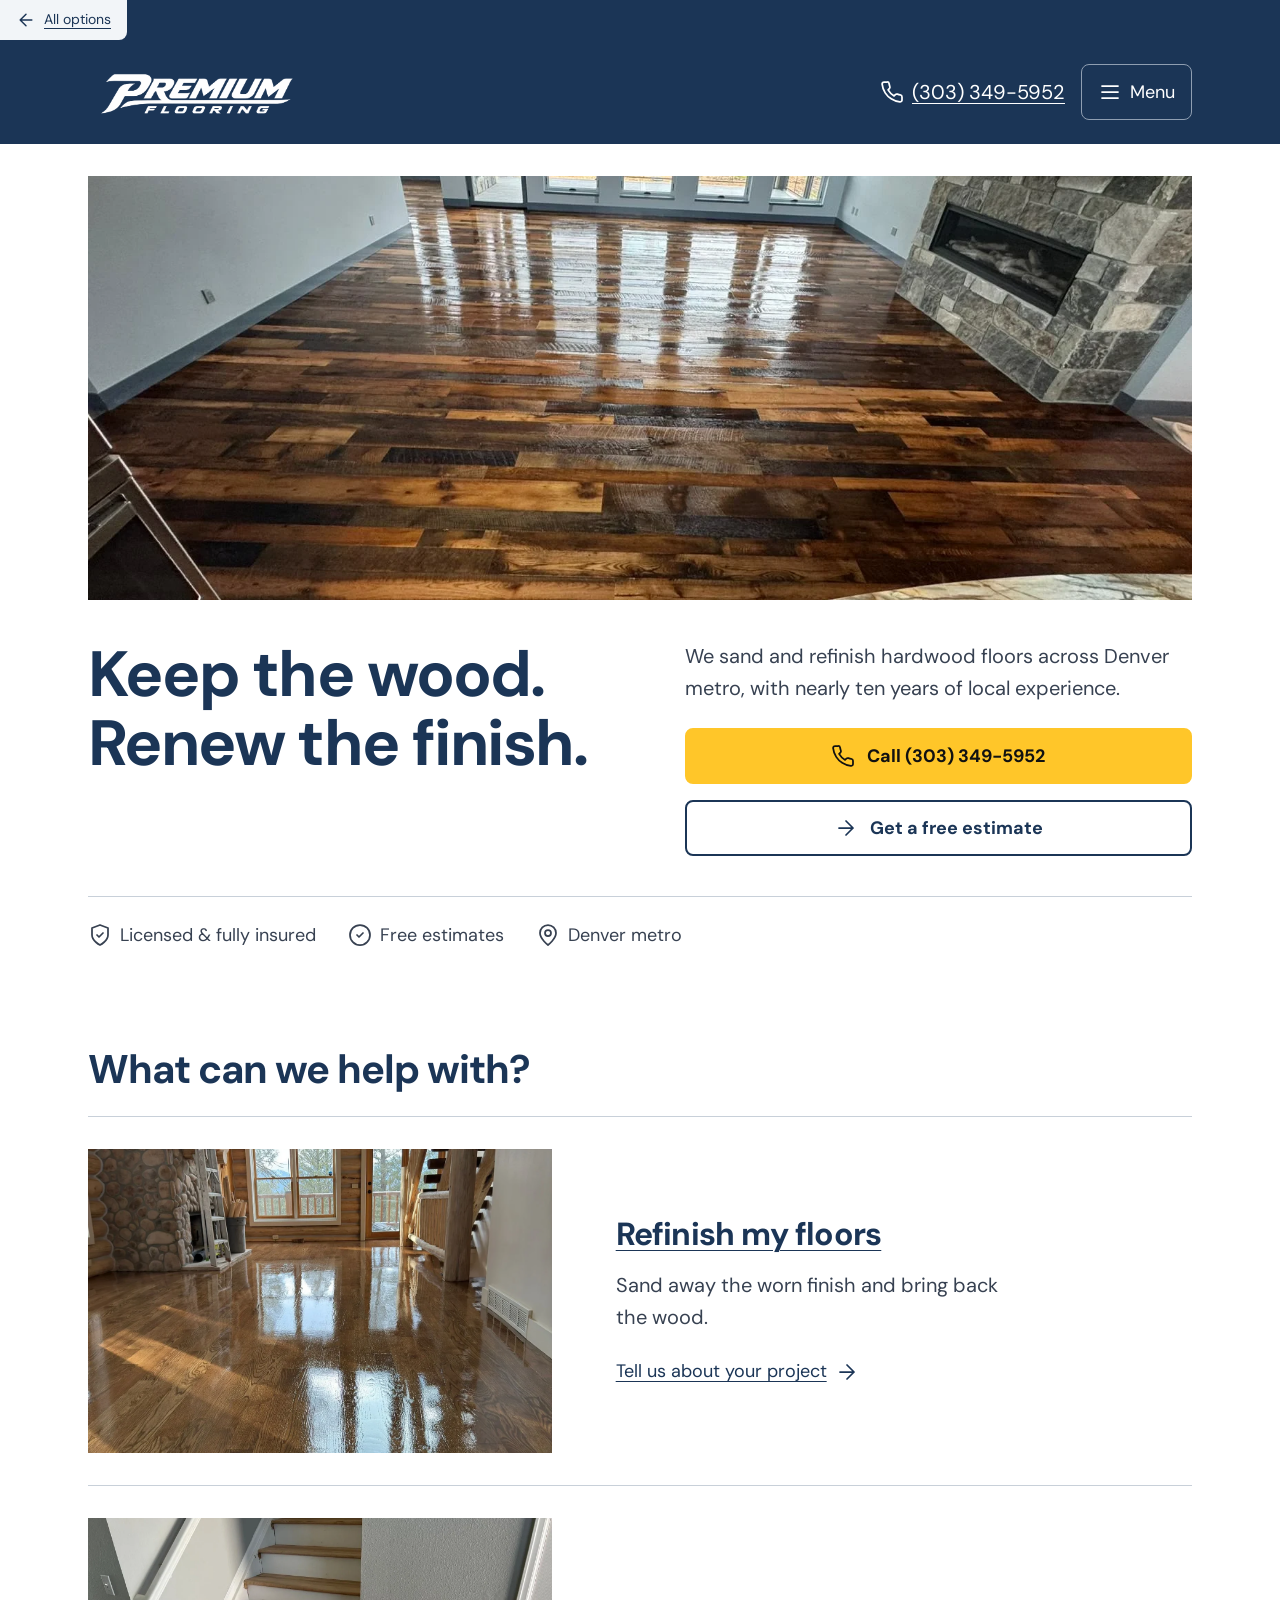
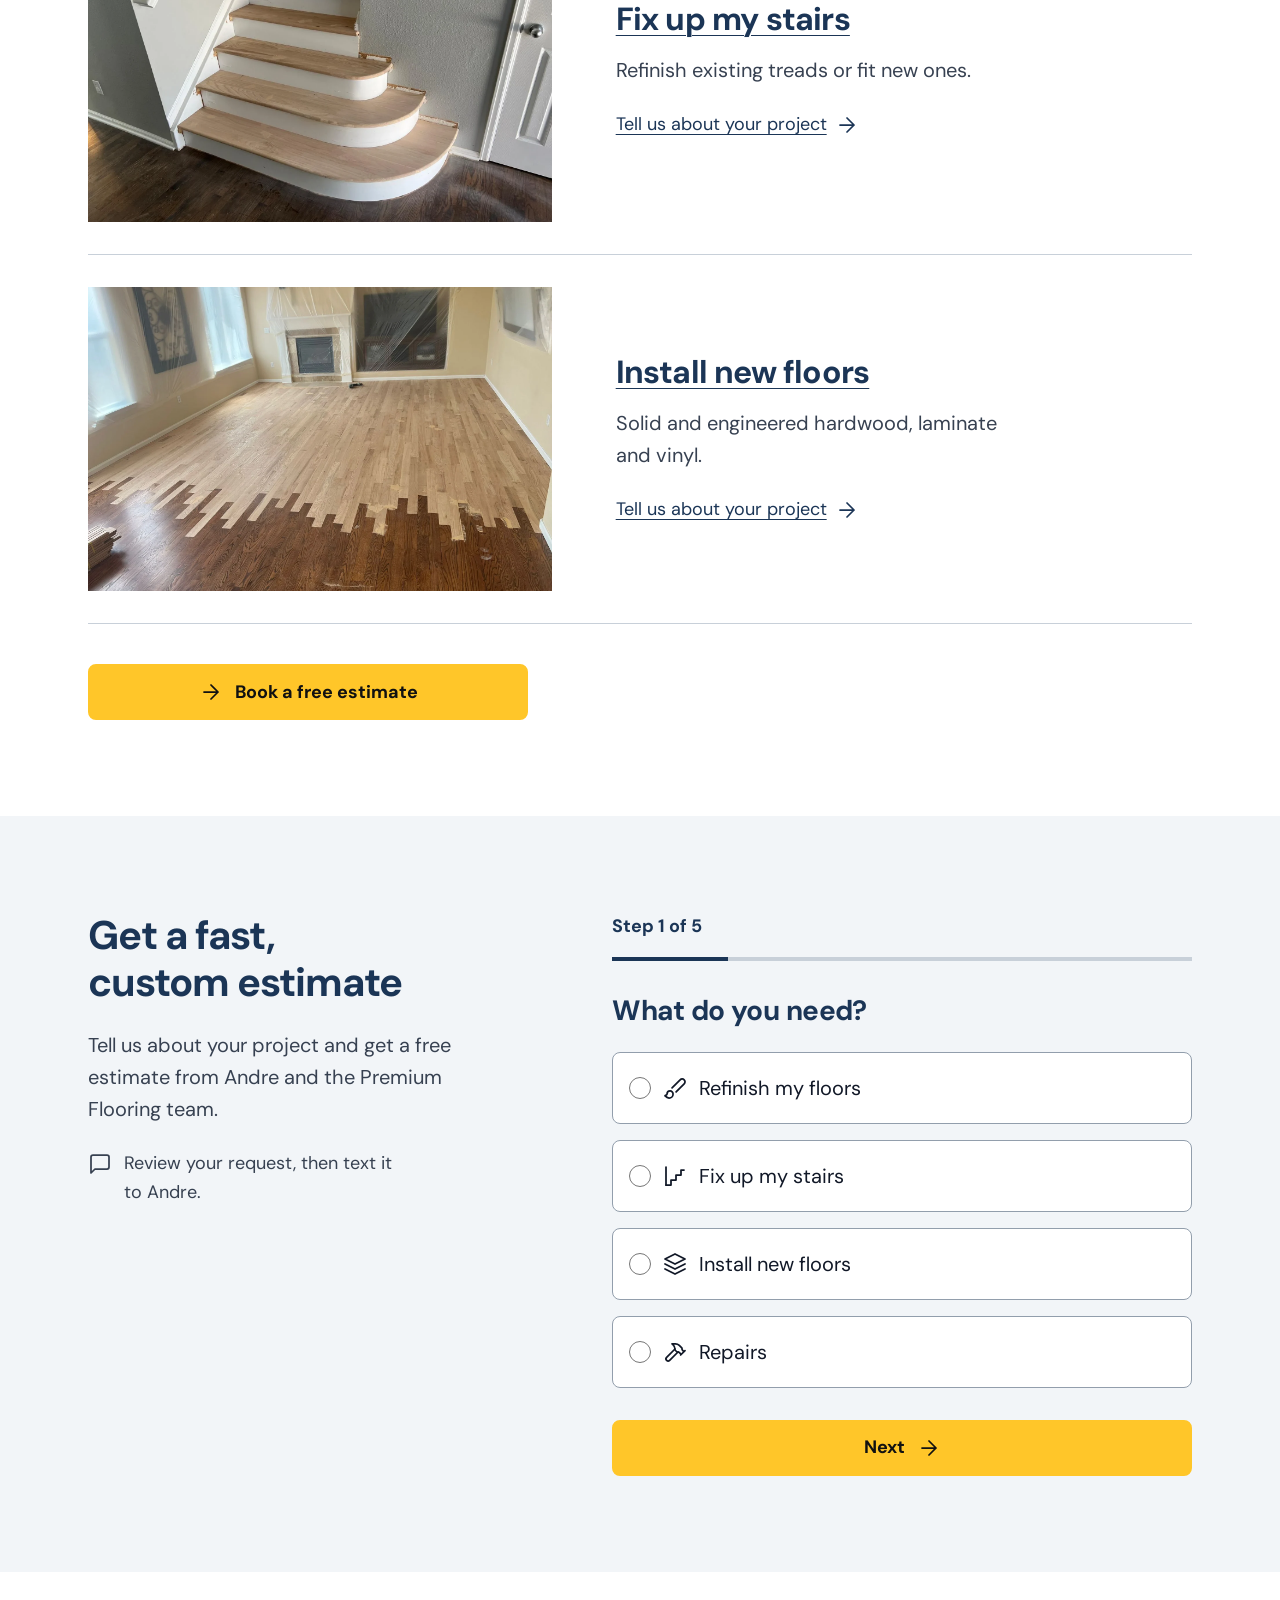
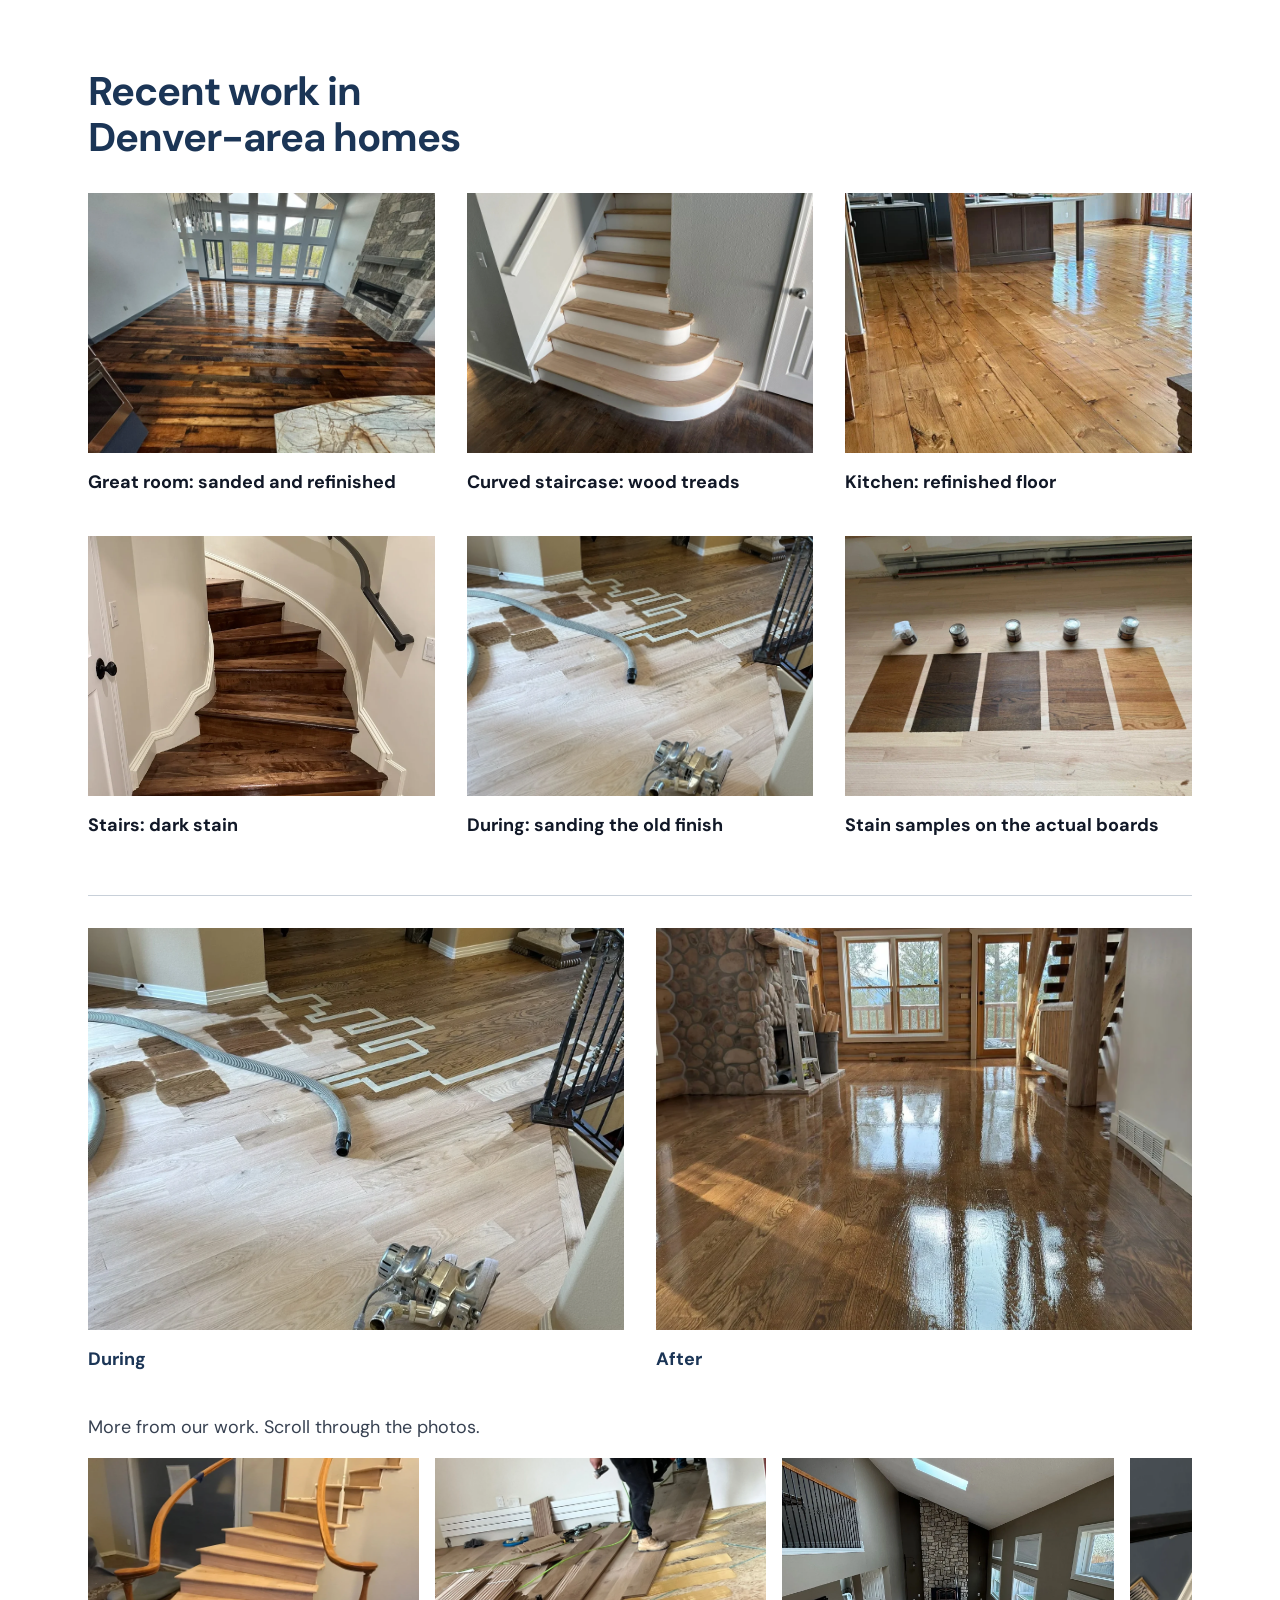
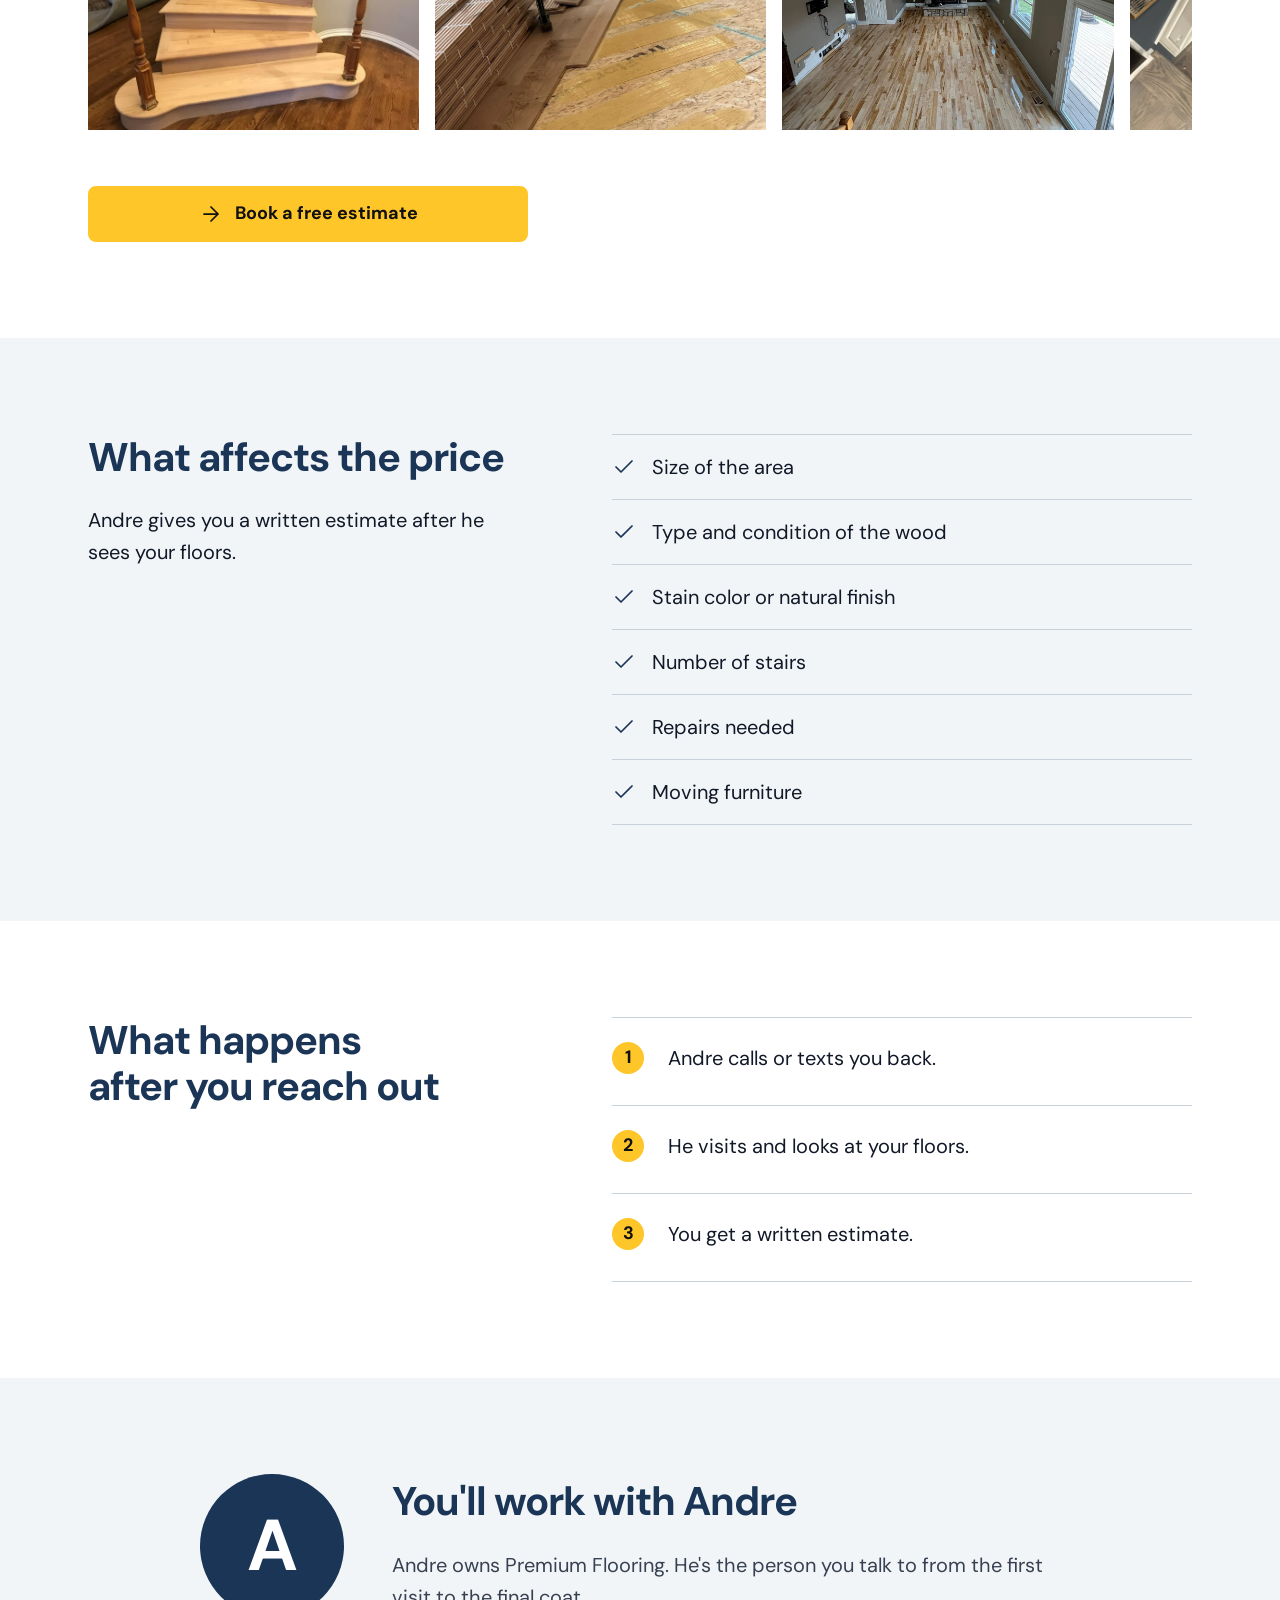
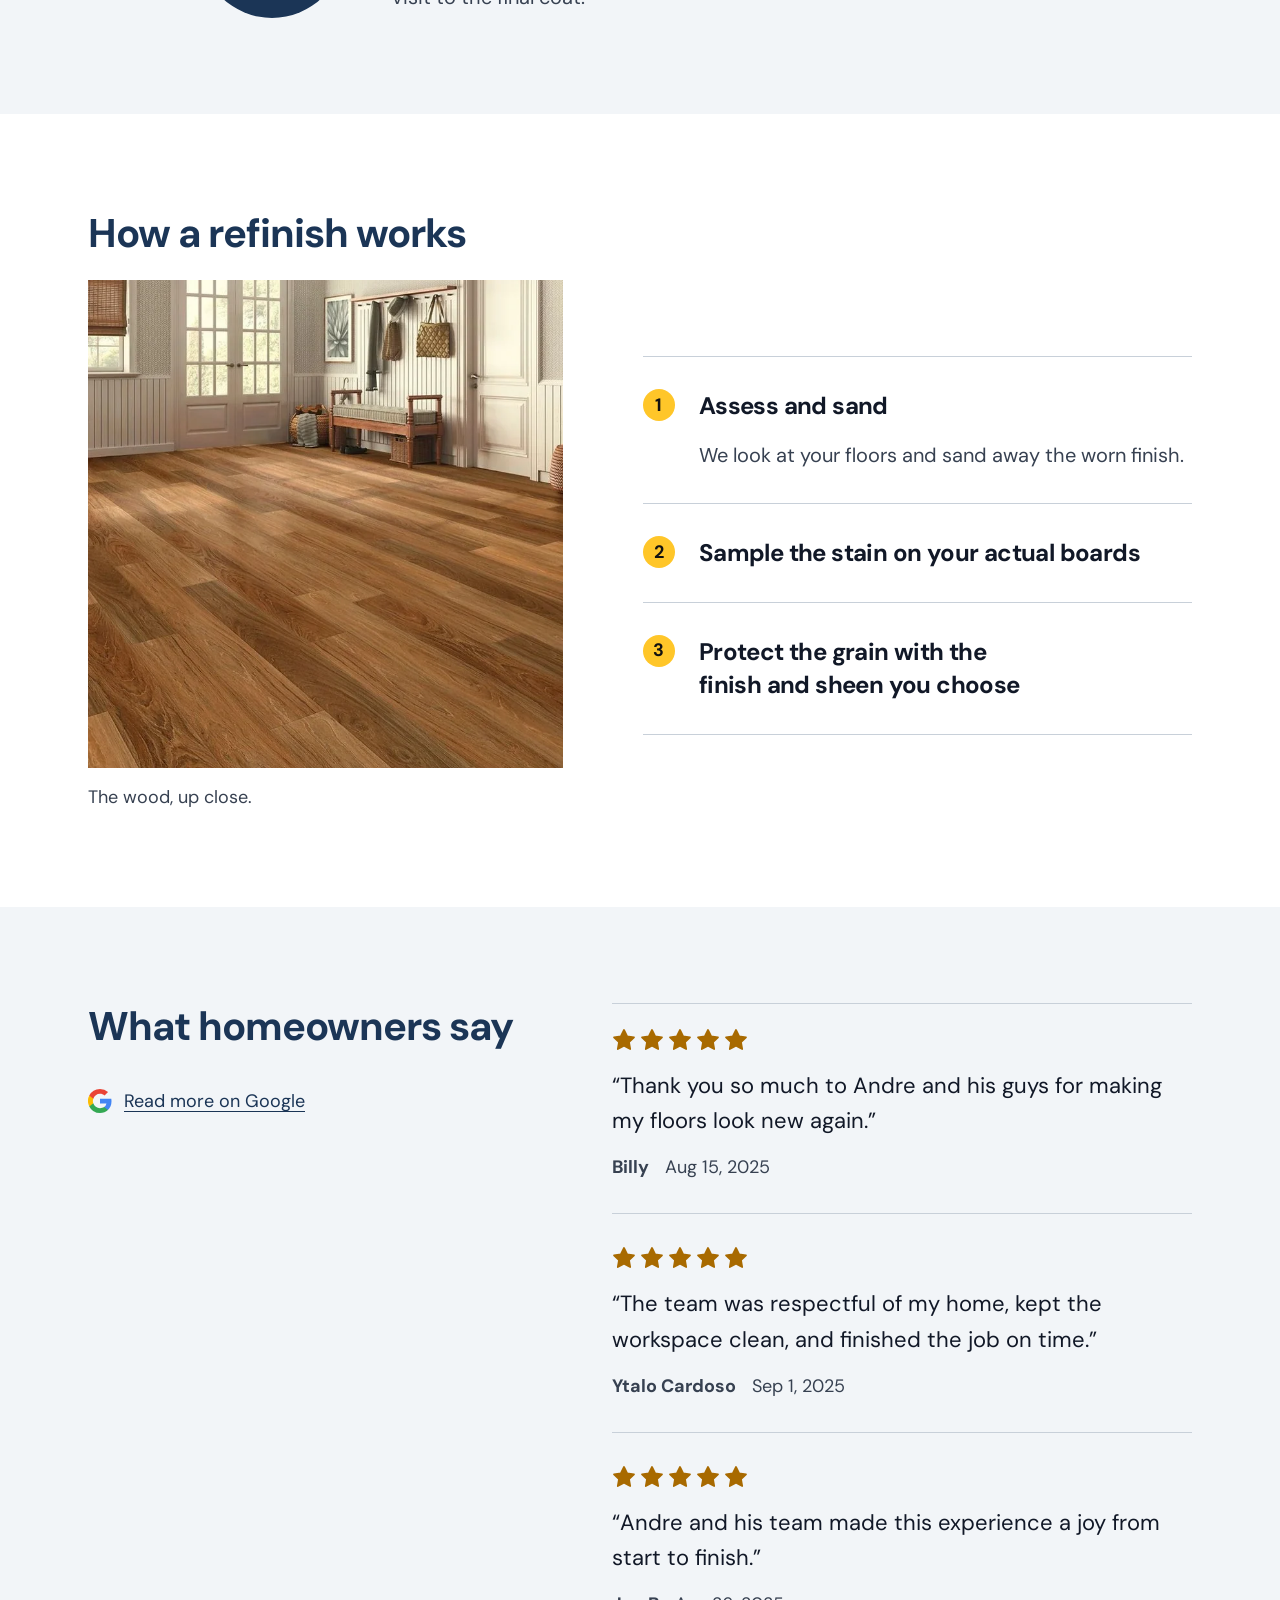
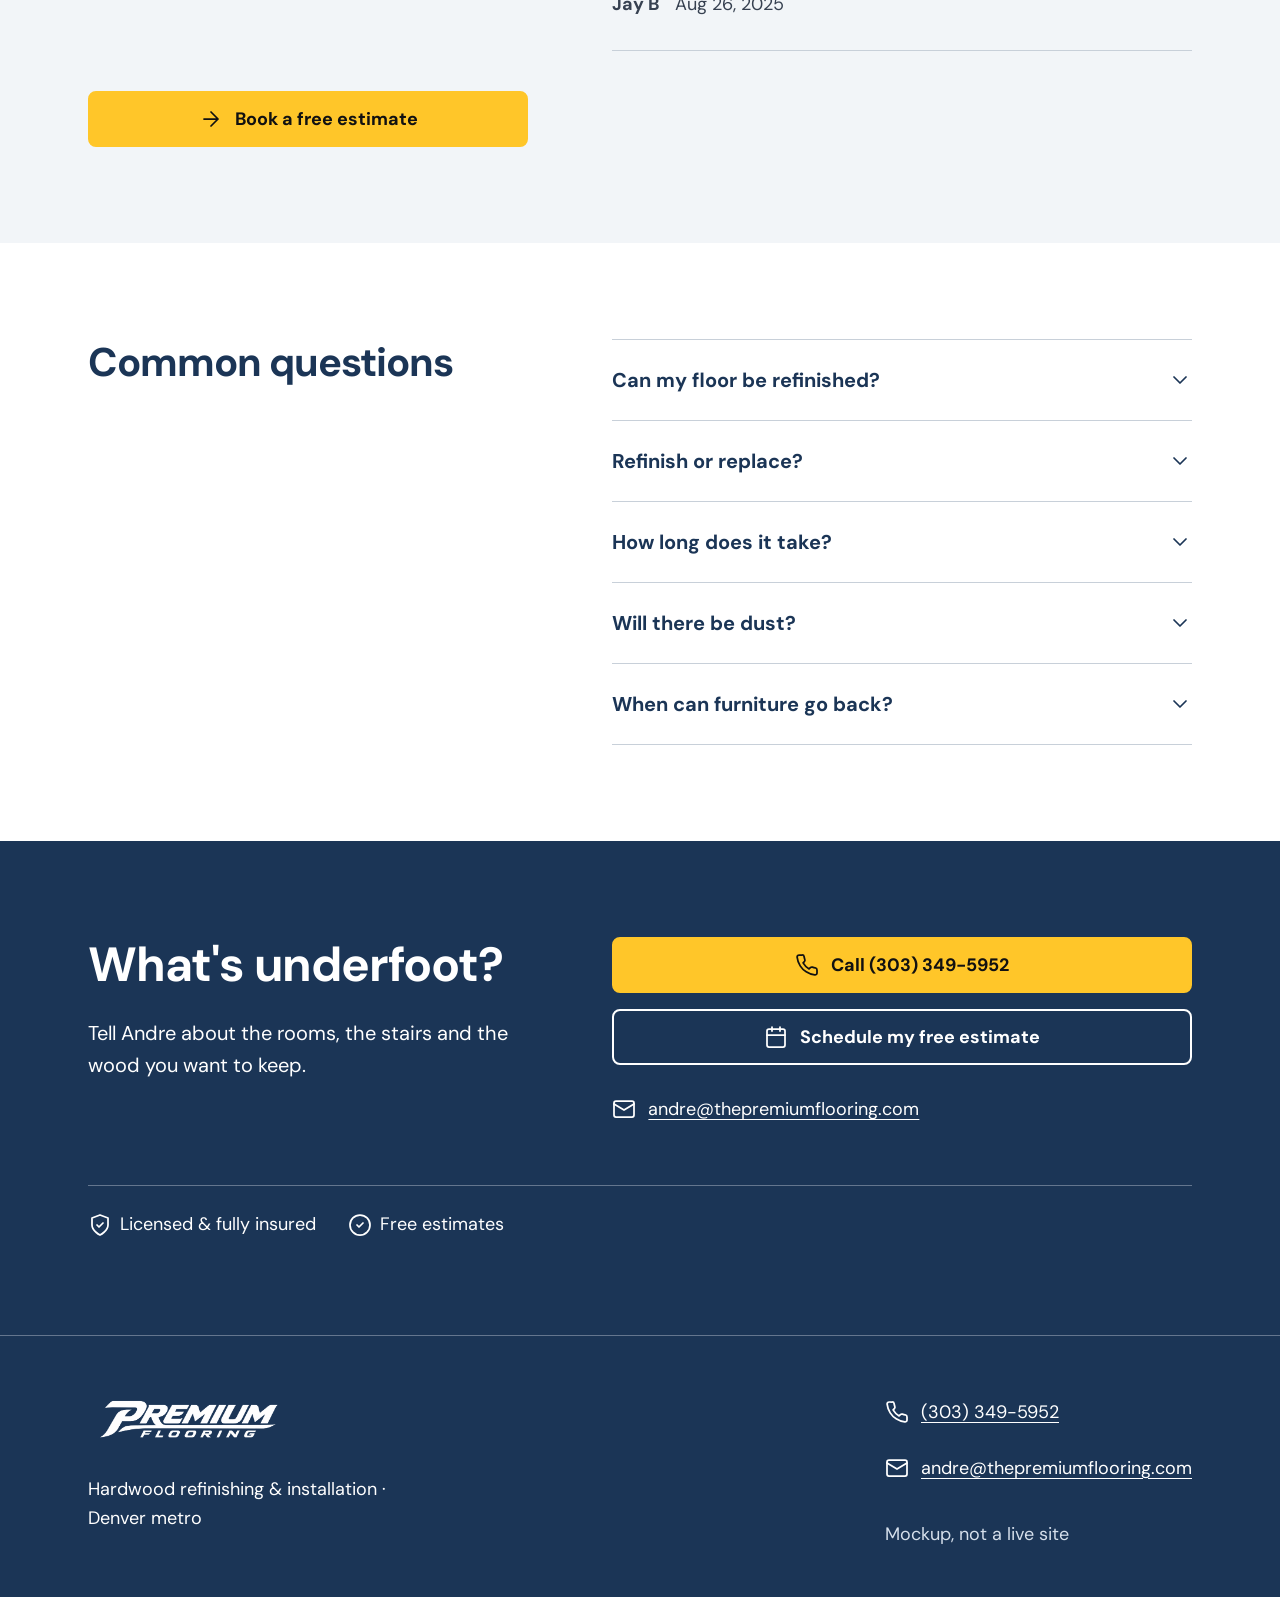
<file: extra-clear/index.html>
<!doctype html>
<html lang="en">
<head>
  <meta charset="utf-8"><meta name="robots" content="noindex,nofollow">
  <meta name="viewport" content="width=device-width, initial-scale=1">
  <meta name="theme-color" content="#1B3556">
  <meta name="description" content="Hardwood floor refinishing, stairs and installation across Denver metro. Talk with Andre at Premium Flooring about a free estimate.">
  <title>Premium Flooring · Extra Clear</title>
  <link rel="preload" href="../shared/fonts/dmsans-normal-700.ttf" as="font" type="font/ttf" crossorigin>
  <link rel="stylesheet" href="style.css">
  <script src="../shared/estimate-sms.js" defer></script>
  <script src="script.js" defer></script>
</head>
<body>
  <a class="skip-link" href="#main">Skip to content</a>
  <a class="all-options" href="../index.html"><svg class="icon" aria-hidden="true"><use href="../shared/icons.svg#arrow-left"/></svg><span>All options</span></a>
  <header class="site-header" id="top">
    <div class="container header-inner">
      <a class="brand" href="#top" aria-label="Premium Flooring home"><img src="../shared/img/logo-white.png" width="680" height="227" alt="Premium Flooring"></a>
      <a class="header-phone" href="tel:+13033495952"><svg class="icon" aria-hidden="true"><use href="../shared/icons.svg#phone"/></svg><span>(303) 349-5952</span></a>
      <button class="menu-toggle" type="button" aria-expanded="false" aria-controls="site-menu"><svg class="icon" aria-hidden="true"><use href="../shared/icons.svg#menu"/></svg><span>Menu</span></button>
    </div>
    <nav class="site-menu" id="site-menu" aria-label="Main navigation" hidden><div class="container">
      <a href="#services">Our services</a><a href="#estimate">Get an estimate</a><a href="#projects">Recent work</a><a href="#reviews">Reviews</a><a href="#faq">Common questions</a>
    </div></nav>
  </header>
  <main id="main">
    <section class="hero container" aria-labelledby="hero-title">
      <div class="hero-photo"><img src="../shared/img/window-wall.webp" width="1600" height="1200" alt="Sanded and refinished hardwood reflecting a great room’s tall windows" fetchpriority="high"></div>
      <div class="hero-content">
        <h1 id="hero-title">Keep the wood.<br>Renew the finish.</h1>
        <div class="hero-description"><p>We sand and refinish hardwood floors across Denver metro, with nearly ten years of local experience.</p>
          <div class="actions"><a class="button" href="tel:+13033495952"><svg class="icon" aria-hidden="true"><use href="../shared/icons.svg#phone"/></svg><span>Call (303) 349-5952</span></a><a class="button secondary" href="#estimate"><svg class="icon" aria-hidden="true"><use href="../shared/icons.svg#arrow-right"/></svg><span>Get a free estimate</span></a></div>
        </div>
      </div>
      <ul class="trust-line" aria-label="About Premium Flooring"><li><svg class="icon" aria-hidden="true"><use href="../shared/icons.svg#shield-check"/></svg>Licensed &amp; fully insured</li><li><svg class="icon" aria-hidden="true"><use href="../shared/icons.svg#check-circle"/></svg>Free estimates</li><li><svg class="icon" aria-hidden="true"><use href="../shared/icons.svg#map-pin"/></svg>Denver metro</li></ul>
    </section>
    <section class="section container" id="services" aria-labelledby="services-title">
      <h2 id="services-title">What can we help with?</h2>
      <div class="service-list">
        <a class="service-row" href="#estimate" data-job="Refinish my floors"><img src="../shared/img/stone-fireplace.webp" width="1275" height="1700" alt="Refinished hardwood in a room with a stone fireplace" loading="lazy"><div class="service-copy"><h3>Refinish my floors</h3><p>Sand away the worn finish and bring back the wood.</p><span class="text-link">Tell us about your project <svg class="icon" aria-hidden="true"><use href="../shared/icons.svg#arrow-right"/></svg></span></div></a>
        <a class="service-row" href="#estimate" data-job="Fix up my stairs"><img src="../shared/img/curved-steps.webp" width="1600" height="1200" alt="Curved staircase with natural wood treads" loading="lazy"><div class="service-copy"><h3>Fix up my stairs</h3><p>Refinish existing treads or fit new ones.</p><span class="text-link">Tell us about your project <svg class="icon" aria-hidden="true"><use href="../shared/icons.svg#arrow-right"/></svg></span></div></a>
        <a class="service-row" href="#estimate" data-job="Install new floors"><img src="../shared/img/board-layout.webp" width="1700" height="1275" alt="Floor boards laid out for a new installation" loading="lazy"><div class="service-copy"><h3>Install new floors</h3><p>Solid and engineered hardwood, laminate and vinyl.</p><span class="text-link">Tell us about your project <svg class="icon" aria-hidden="true"><use href="../shared/icons.svg#arrow-right"/></svg></span></div></a>
      </div><div class="section-action"><a class="button" href="#estimate"><svg class="icon" aria-hidden="true"><use href="../shared/icons.svg#arrow-right"/></svg><span>Book a free estimate</span></a></div>
    </section>
    <section class="section alternate" id="estimate" aria-labelledby="estimate-title">
      <div class="container estimate-layout">
        <div class="estimate-intro"><h2 id="estimate-title">Get a fast, custom estimate</h2><p>Tell us about your project and get a free estimate from Andre and the Premium Flooring team.</p><p class="estimate-note"><svg class="icon" aria-hidden="true"><use href="../shared/icons.svg#message"/></svg>Review your request, then text it to Andre.</p></div>
        <div class="wizard">
          <noscript><p>Please enable JavaScript to use the estimate form, or <a href="tel:+13033495952">call (303) 349-5952</a>.</p></noscript>
          <p class="progress-text" id="step-status" aria-live="polite" aria-atomic="true">Step 1 of 5</p>
          <progress id="step-progress" value="1" max="5" aria-label="Estimate progress">1 of 5</progress>
          <form id="estimate-form" novalidate>
            <fieldset data-step="0"><legend tabindex="-1">What do you need?</legend>
              <div class="choice-list" id="job-choices">
                <label class="choice"><input type="radio" name="job" value="Refinish my floors" required aria-describedby="job-error"><svg class="icon" aria-hidden="true"><use href="../shared/icons.svg#brush"/></svg><span>Refinish my floors</span></label>
                <label class="choice"><input type="radio" name="job" value="Fix up my stairs" required aria-describedby="job-error"><svg class="icon" aria-hidden="true"><use href="../shared/icons.svg#stairs"/></svg><span>Fix up my stairs</span></label>
                <label class="choice"><input type="radio" name="job" value="Install new floors" required aria-describedby="job-error"><svg class="icon" aria-hidden="true"><use href="../shared/icons.svg#layers"/></svg><span>Install new floors</span></label>
                <label class="choice"><input type="radio" name="job" value="Repairs" required aria-describedby="job-error"><svg class="icon" aria-hidden="true"><use href="../shared/icons.svg#hammer"/></svg><span>Repairs</span></label>
              </div><p class="field-error" id="job-error" aria-live="polite"></p>
            </fieldset>
            <fieldset data-step="1" hidden><legend tabindex="-1">Where is the home?</legend>
              <label for="zip">ZIP code</label><input id="zip" name="zip" inputmode="numeric" autocomplete="postal-code" maxlength="5" required aria-describedby="zip-error">
              <p class="field-error" id="zip-error" aria-live="polite"></p>
            </fieldset>
            <fieldset data-step="2" hidden><legend tabindex="-1">Which rooms, and about how big?</legend>
              <p class="field-help">Select all that apply. An approximate size is fine.</p>
              <div class="room-choices" role="group" aria-label="Rooms">
                <label class="room-choice"><input type="checkbox" name="rooms" value="Living room"><span>Living room</span></label>
                <label class="room-choice"><input type="checkbox" name="rooms" value="Dining room"><span>Dining room</span></label>
                <label class="room-choice"><input type="checkbox" name="rooms" value="Kitchen"><span>Kitchen</span></label>
                <label class="room-choice"><input type="checkbox" name="rooms" value="Bedrooms"><span>Bedrooms</span></label>
                <label class="room-choice"><input type="checkbox" name="rooms" value="Hallway"><span>Hallway</span></label>
                <label class="room-choice"><input type="checkbox" name="rooms" value="Stairs"><span>Stairs</span></label>
              </div>
              <label for="size">Approximate size (sq ft) <span class="optional">(optional)</span></label><input id="size" name="size" type="number" inputmode="numeric" min="1" step="1" aria-describedby="size-error"><p class="field-error" id="size-error" aria-live="polite"></p>
              <div id="stairs-field" hidden><label for="stairs">Number of stairs <span class="optional">(optional)</span></label><input id="stairs" name="stairs" type="number" inputmode="numeric" min="1" step="1" aria-describedby="stairs-error"><p class="field-error" id="stairs-error" aria-live="polite"></p></div>
            </fieldset>
            <fieldset data-step="3" hidden><legend tabindex="-1">Photos help Andre quote faster.</legend>
              <p class="field-help">You can add photos in the text message on the last step.</p>
              <div class="choice-list"><label class="choice"><input type="radio" name="photo" value="yes"><span>Yes, I'll attach photos to the text</span></label><label class="choice"><input type="radio" name="photo" value="no" checked><span>No photos right now</span></label></div>
            </fieldset>
            <fieldset data-step="4" hidden><legend tabindex="-1">How can Andre reach you?</legend>
              <label for="customer-name">Name</label><input id="customer-name" name="name" autocomplete="name" required aria-describedby="name-error"><p class="field-error" id="name-error" aria-live="polite"></p>
              <label for="customer-phone">Phone</label><input id="customer-phone" name="phone" type="tel" autocomplete="tel" required aria-describedby="phone-error"><p class="field-error" id="phone-error" aria-live="polite"></p>
              <label for="notes">Notes <span class="optional">(optional)</span></label><textarea id="notes" name="notes" rows="4"></textarea>
            </fieldset>
            <div class="form-navigation" id="form-navigation"><button class="button" type="submit" id="next"><span>Next</span><svg class="icon" aria-hidden="true"><use href="../shared/icons.svg#arrow-right"/></svg></button><button class="button secondary" type="button" id="back" hidden><svg class="icon" aria-hidden="true"><use href="../shared/icons.svg#arrow-left"/></svg><span>Back</span></button></div>
            <section id="request-review" hidden aria-labelledby="review-title"><h3 id="review-title" tabindex="-1">Check your request</h3><pre id="message-preview" tabindex="0" aria-label="Your text message to Andre"></pre><button type="button" class="change-answers" id="change-answers">Change answers</button>
              <button class="button" type="button" id="send-request"><svg class="icon" aria-hidden="true"><use href="../shared/icons.svg#message"/></svg><span>Text my request to Andre</span></button><p class="small-print">This opens your phone's text messages with everything filled in. Just press send.</p>
              <a class="call-fallback" href="tel:+13033495952">Prefer to call? (303) 349-5952</a>
              <div class="copy-fallback"><button class="button secondary" id="copy-message" type="button">Copy message</button><p>Text it to <a href="sms:+13033495952">(303) 349-5952</a></p><p id="copy-status" class="small-print" aria-live="polite"></p></div>
            </section>
          </form>
        </div>
      </div>
    </section>
    <section class="section container" id="projects" aria-labelledby="projects-title"><h2 id="projects-title">Recent work in Denver-area homes</h2>
      <div class="project-grid">
        <figure><img src="../shared/img/window-wall.webp" width="1600" height="1200" alt="Great room: sanded and refinished" loading="lazy"><figcaption>Great room: sanded and refinished</figcaption></figure>
        <figure><img src="../shared/img/curved-steps.webp" width="1600" height="1200" alt="Curved staircase: wood treads" loading="lazy"><figcaption>Curved staircase: wood treads</figcaption></figure>
        <figure><img src="../shared/img/oak-kitchen.webp" width="900" height="1600" alt="Kitchen: refinished floor" loading="lazy"><figcaption>Kitchen: refinished floor</figcaption></figure>
        <figure><img src="../shared/img/walnut-stair.webp" width="1275" height="1700" alt="Stairs: dark stain" loading="lazy"><figcaption>Stairs: dark stain</figcaption></figure>
        <figure><img src="../shared/img/sanding.webp" width="1425" height="1900" alt="During: sanding the old finish" loading="lazy"><figcaption>During: sanding the old finish</figcaption></figure>
        <figure><img src="../shared/img/stain-library.webp" width="1600" height="1200" alt="Stain samples on the actual boards" loading="lazy"><figcaption>Stain samples on the actual boards</figcaption></figure>
      </div>
      <div class="comparison" aria-label="Floor refinishing during and after"><figure><img src="../shared/img/sanding.webp" width="1425" height="1900" alt="Bare hardwood boards while the old finish is being sanded" loading="lazy"><figcaption>During</figcaption></figure><figure><img src="../shared/img/stone-fireplace.webp" width="1275" height="1700" alt="Finished hardwood floor beside a stone fireplace" loading="lazy"><figcaption>After</figcaption></figure></div>
      <p class="gallery-instruction">More from our work. Scroll through the photos.</p>
      <div class="photo-strip" tabindex="0" role="region" aria-label="More project photos, scroll horizontally">
        <img src="../shared/img/fan-stair.webp" width="1600" height="1200" alt="Wood treads fitted to a fan-shaped staircase" loading="lazy">
        <img src="../shared/img/fitting-boards.webp" width="1425" height="1900" alt="Fitting new wood floor boards" loading="lazy">
        <img src="../shared/img/light-filled-room.webp" width="1275" height="1700" alt="Finished wood floor in a light-filled room" loading="lazy">
        <img src="../shared/img/rail-detail.webp" width="1425" height="1900" alt="Wood stair and railing detail" loading="lazy">
        <img src="../shared/img/fitted-room.webp" width="823" height="617" alt="Wood flooring fitted across a room" loading="lazy">
        <img src="../shared/img/installation-team.webp" width="1700" height="1275" alt="The team working on a wood floor installation" loading="lazy">
      </div><div class="section-action"><a class="button" href="#estimate"><svg class="icon" aria-hidden="true"><use href="../shared/icons.svg#arrow-right"/></svg><span>Book a free estimate</span></a></div>
    </section>
    <section class="section alternate" aria-labelledby="price-title"><div class="container divided-layout"><div><h2 id="price-title">What affects the price</h2><p>Andre gives you a written estimate after he sees your floors.</p></div><ul class="checklist">
      <li><svg class="icon" aria-hidden="true"><use href="../shared/icons.svg#check"/></svg><span>Size of the area</span></li>
      <li><svg class="icon" aria-hidden="true"><use href="../shared/icons.svg#check"/></svg><span>Type and condition of the wood</span></li>
      <li><svg class="icon" aria-hidden="true"><use href="../shared/icons.svg#check"/></svg><span>Stain color or natural finish</span></li>
      <li><svg class="icon" aria-hidden="true"><use href="../shared/icons.svg#check"/></svg><span>Number of stairs</span></li>
      <li><svg class="icon" aria-hidden="true"><use href="../shared/icons.svg#check"/></svg><span>Repairs needed</span></li>
      <li><svg class="icon" aria-hidden="true"><use href="../shared/icons.svg#check"/></svg><span>Moving furniture</span></li>
    </ul></div></section>
    <section class="section container divided-layout" aria-labelledby="next-title"><h2 id="next-title">What happens after you reach out</h2><ol class="number-list"><li>Andre calls or texts you back.</li><li>He visits and looks at your floors.</li><li>You get a written estimate.</li></ol></section>
    <section class="section alternate" aria-labelledby="andre-title"><div class="container andre-layout"><div class="monogram" aria-hidden="true">A</div><div><h2 id="andre-title">You'll work with Andre</h2><p>Andre owns Premium Flooring. He's the person you talk to from the first visit to the final coat.</p></div></div></section>
    <section class="section container" aria-labelledby="process-title"><h2 id="process-title">How a refinish works</h2><div class="process-layout"><figure><img src="../shared/img/sunlit-boards.webp" width="736" height="920" alt="Sunlight showing the grain and finish of wood floor boards" loading="lazy"><figcaption>The wood, up close.</figcaption></figure><ol class="number-list process-list"><li><h3>Assess and sand</h3><p>We look at your floors and sand away the worn finish.</p></li><li><h3>Sample the stain on your actual boards</h3></li><li><h3>Protect the grain with the finish and sheen you choose</h3></li></ol></div></section>
    <section class="section alternate" id="reviews" aria-labelledby="reviews-title"><div class="container divided-layout"><div><h2 id="reviews-title">What homeowners say</h2><a class="google-link" href="#"><svg class="icon" aria-hidden="true"><use href="../shared/icons.svg#google"/></svg><span>Read more on Google</span></a></div><div class="review-list">
        <figure class="review"><div class="stars" role="img" aria-label="5 out of 5 stars"><svg class="icon" aria-hidden="true"><use href="../shared/icons.svg#star"/></svg><svg class="icon" aria-hidden="true"><use href="../shared/icons.svg#star"/></svg><svg class="icon" aria-hidden="true"><use href="../shared/icons.svg#star"/></svg><svg class="icon" aria-hidden="true"><use href="../shared/icons.svg#star"/></svg><svg class="icon" aria-hidden="true"><use href="../shared/icons.svg#star"/></svg></div><blockquote><p>“Thank you so much to Andre and his guys for making my floors look new again.”</p></blockquote><figcaption><strong>Billy</strong><span>Aug 15, 2025</span></figcaption></figure>
        <figure class="review"><div class="stars" role="img" aria-label="5 out of 5 stars"><svg class="icon" aria-hidden="true"><use href="../shared/icons.svg#star"/></svg><svg class="icon" aria-hidden="true"><use href="../shared/icons.svg#star"/></svg><svg class="icon" aria-hidden="true"><use href="../shared/icons.svg#star"/></svg><svg class="icon" aria-hidden="true"><use href="../shared/icons.svg#star"/></svg><svg class="icon" aria-hidden="true"><use href="../shared/icons.svg#star"/></svg></div><blockquote><p>“The team was respectful of my home, kept the workspace clean, and finished the job on time.”</p></blockquote><figcaption><strong>Ytalo Cardoso</strong><span>Sep 1, 2025</span></figcaption></figure>
        <figure class="review"><div class="stars" role="img" aria-label="5 out of 5 stars"><svg class="icon" aria-hidden="true"><use href="../shared/icons.svg#star"/></svg><svg class="icon" aria-hidden="true"><use href="../shared/icons.svg#star"/></svg><svg class="icon" aria-hidden="true"><use href="../shared/icons.svg#star"/></svg><svg class="icon" aria-hidden="true"><use href="../shared/icons.svg#star"/></svg><svg class="icon" aria-hidden="true"><use href="../shared/icons.svg#star"/></svg></div><blockquote><p>“Andre and his team made this experience a joy from start to finish.”</p></blockquote><figcaption><strong>Jay B</strong><span>Aug 26, 2025</span></figcaption></figure>
      </div></div><div class="container"><div class="section-action"><a class="button" href="#estimate"><svg class="icon" aria-hidden="true"><use href="../shared/icons.svg#arrow-right"/></svg><span>Book a free estimate</span></a></div></div></section>
    <section class="section container divided-layout" id="faq" aria-labelledby="faq-title"><h2 id="faq-title">Common questions</h2><div class="faq-list">
      <details><summary><span>Can my floor be refinished?</span><svg class="icon" aria-hidden="true"><use href="../shared/icons.svg#chevron-down"/></svg></summary><p>Usually, if the boards are solid wood or thick enough engineered wood; Andre checks the wear and past sanding at the visit.</p></details>
      <details><summary><span>Refinish or replace?</span><svg class="icon" aria-hidden="true"><use href="../shared/icons.svg#chevron-down"/></svg></summary><p>If the boards are sound, refinishing is usually the simpler option; we'll tell you honestly at the visit.</p></details>
      <details><summary><span>How long does it take?</span><svg class="icon" aria-hidden="true"><use href="../shared/icons.svg#chevron-down"/></svg></summary><p>It depends on the size, stain and finish; you'll get a timeline with your written estimate.</p></details>
      <details><summary><span>Will there be dust?</span><svg class="icon" aria-hidden="true"><use href="../shared/icons.svg#chevron-down"/></svg></summary><p>Sanding makes dust; we'll explain how we contain it and clean up.</p></details>
      <details><summary><span>When can furniture go back?</span><svg class="icon" aria-hidden="true"><use href="../shared/icons.svg#chevron-down"/></svg></summary><p>It depends on the finish; Andre will tell you walking, furniture and rug timing.</p></details>
    </div></section>
    <section class="section final-band" aria-labelledby="final-title"><div class="container divided-layout"><div><h2 id="final-title">What's underfoot?</h2><p>Tell Andre about the rooms, the stairs and the wood you want to keep.</p></div><div class="actions"><a class="button" href="tel:+13033495952"><svg class="icon" aria-hidden="true"><use href="../shared/icons.svg#phone"/></svg><span>Call (303) 349-5952</span></a><a class="button secondary" href="#estimate"><svg class="icon" aria-hidden="true"><use href="../shared/icons.svg#calendar"/></svg><span>Schedule my free estimate</span></a><a class="email-link" href="mailto:andre@thepremiumflooring.com"><svg class="icon" aria-hidden="true"><use href="../shared/icons.svg#mail"/></svg><span>andre@thepremiumflooring.com</span></a></div></div><ul class="container trust-line"><li><svg class="icon" aria-hidden="true"><use href="../shared/icons.svg#shield-check"/></svg>Licensed &amp; fully insured</li><li><svg class="icon" aria-hidden="true"><use href="../shared/icons.svg#check-circle"/></svg>Free estimates</li></ul></section>
  </main>
  <footer class="site-footer"><div class="container footer-content"><div><a class="brand" href="#top" aria-label="Premium Flooring home"><img src="../shared/img/logo-white.png" width="680" height="227" alt="Premium Flooring" loading="lazy"></a><p>Hardwood refinishing &amp; installation · Denver metro</p></div><div class="footer-contact"><a href="tel:+13033495952"><svg class="icon" aria-hidden="true"><use href="../shared/icons.svg#phone"/></svg>(303) 349-5952</a><a href="mailto:andre@thepremiumflooring.com"><svg class="icon" aria-hidden="true"><use href="../shared/icons.svg#mail"/></svg><span>andre@thepremiumflooring.com</span></a><p>Mockup, not a live site</p></div></div></footer>
  <nav class="bottom-bar" aria-label="Contact Premium Flooring"><a href="tel:+13033495952"><svg class="icon" aria-hidden="true"><use href="../shared/icons.svg#phone"/></svg><span>Call</span></a><a href="sms:+13033495952"><svg class="icon" aria-hidden="true"><use href="../shared/icons.svg#message"/></svg><span>Text</span></a><a class="bottom-book" href="#estimate"><svg class="icon" aria-hidden="true"><use href="../shared/icons.svg#calendar"/></svg><span>Book estimate</span></a></nav>
</body>
</html>
</file>
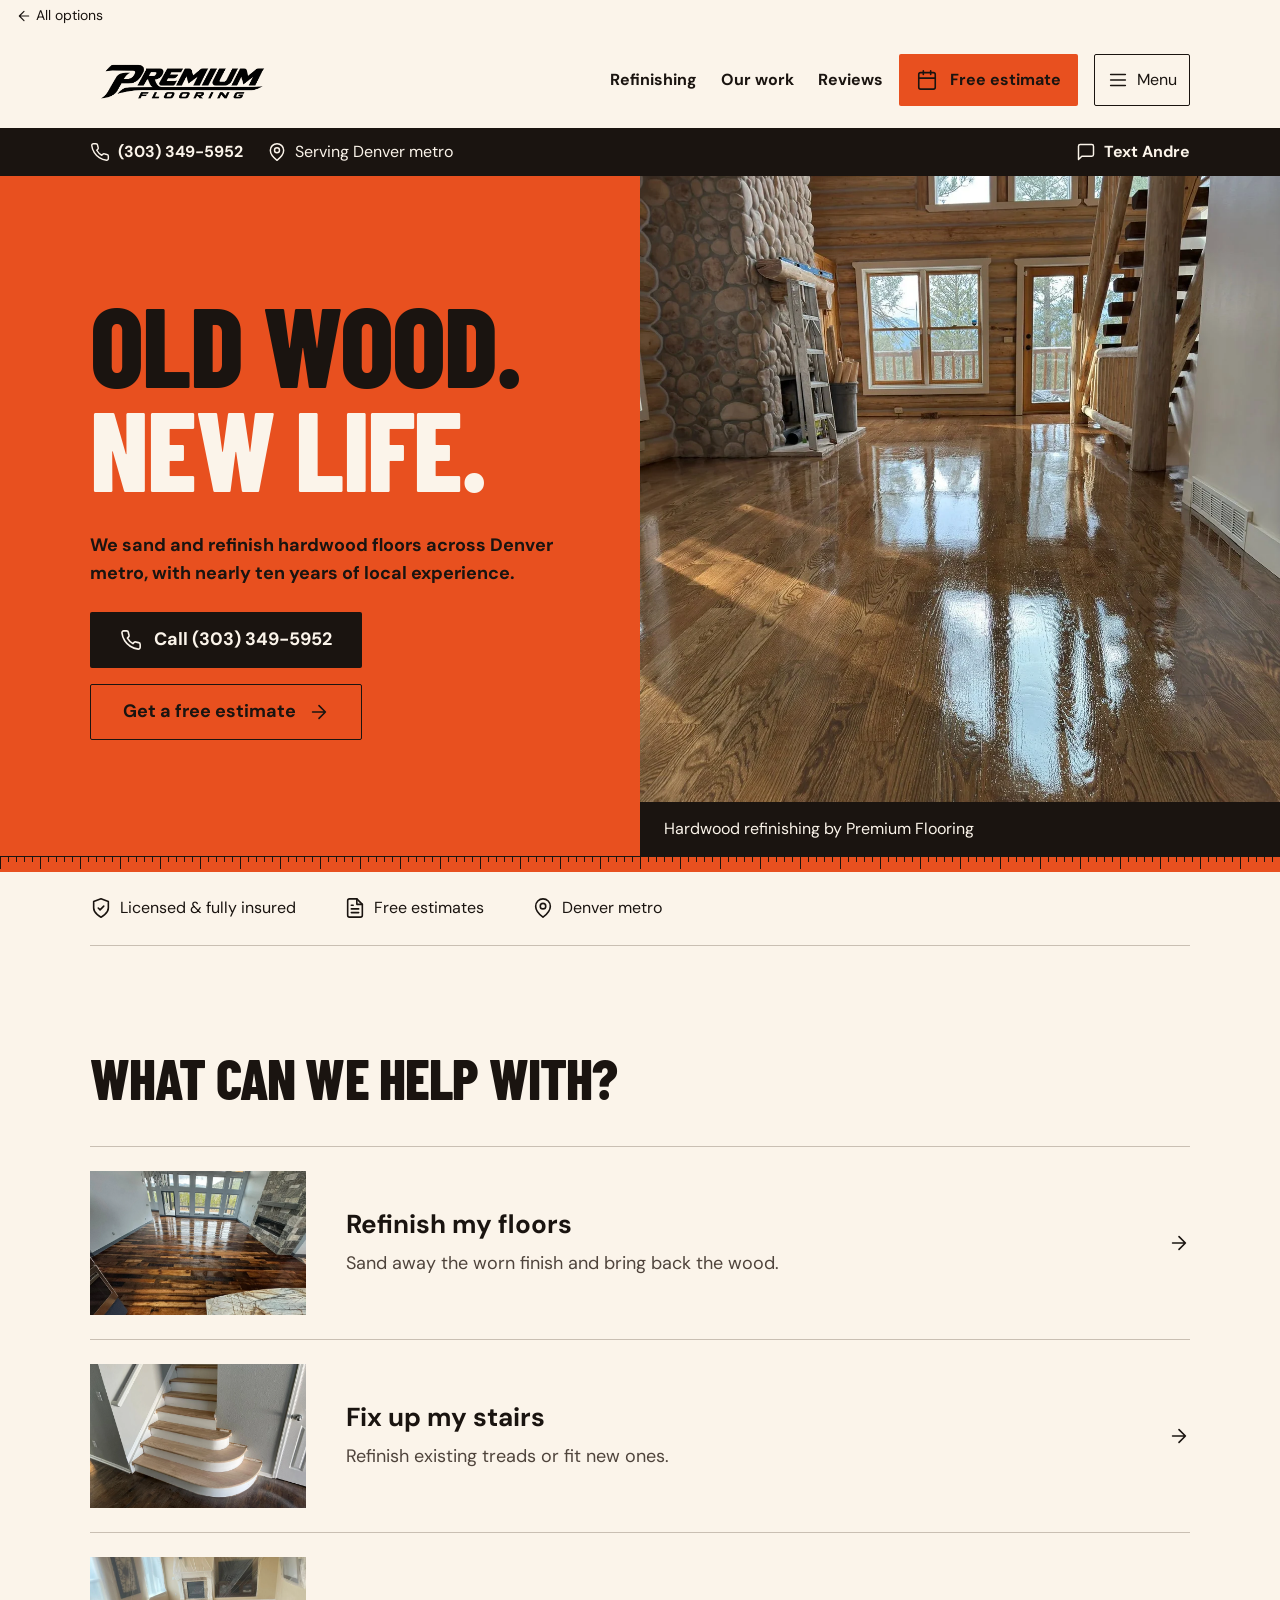
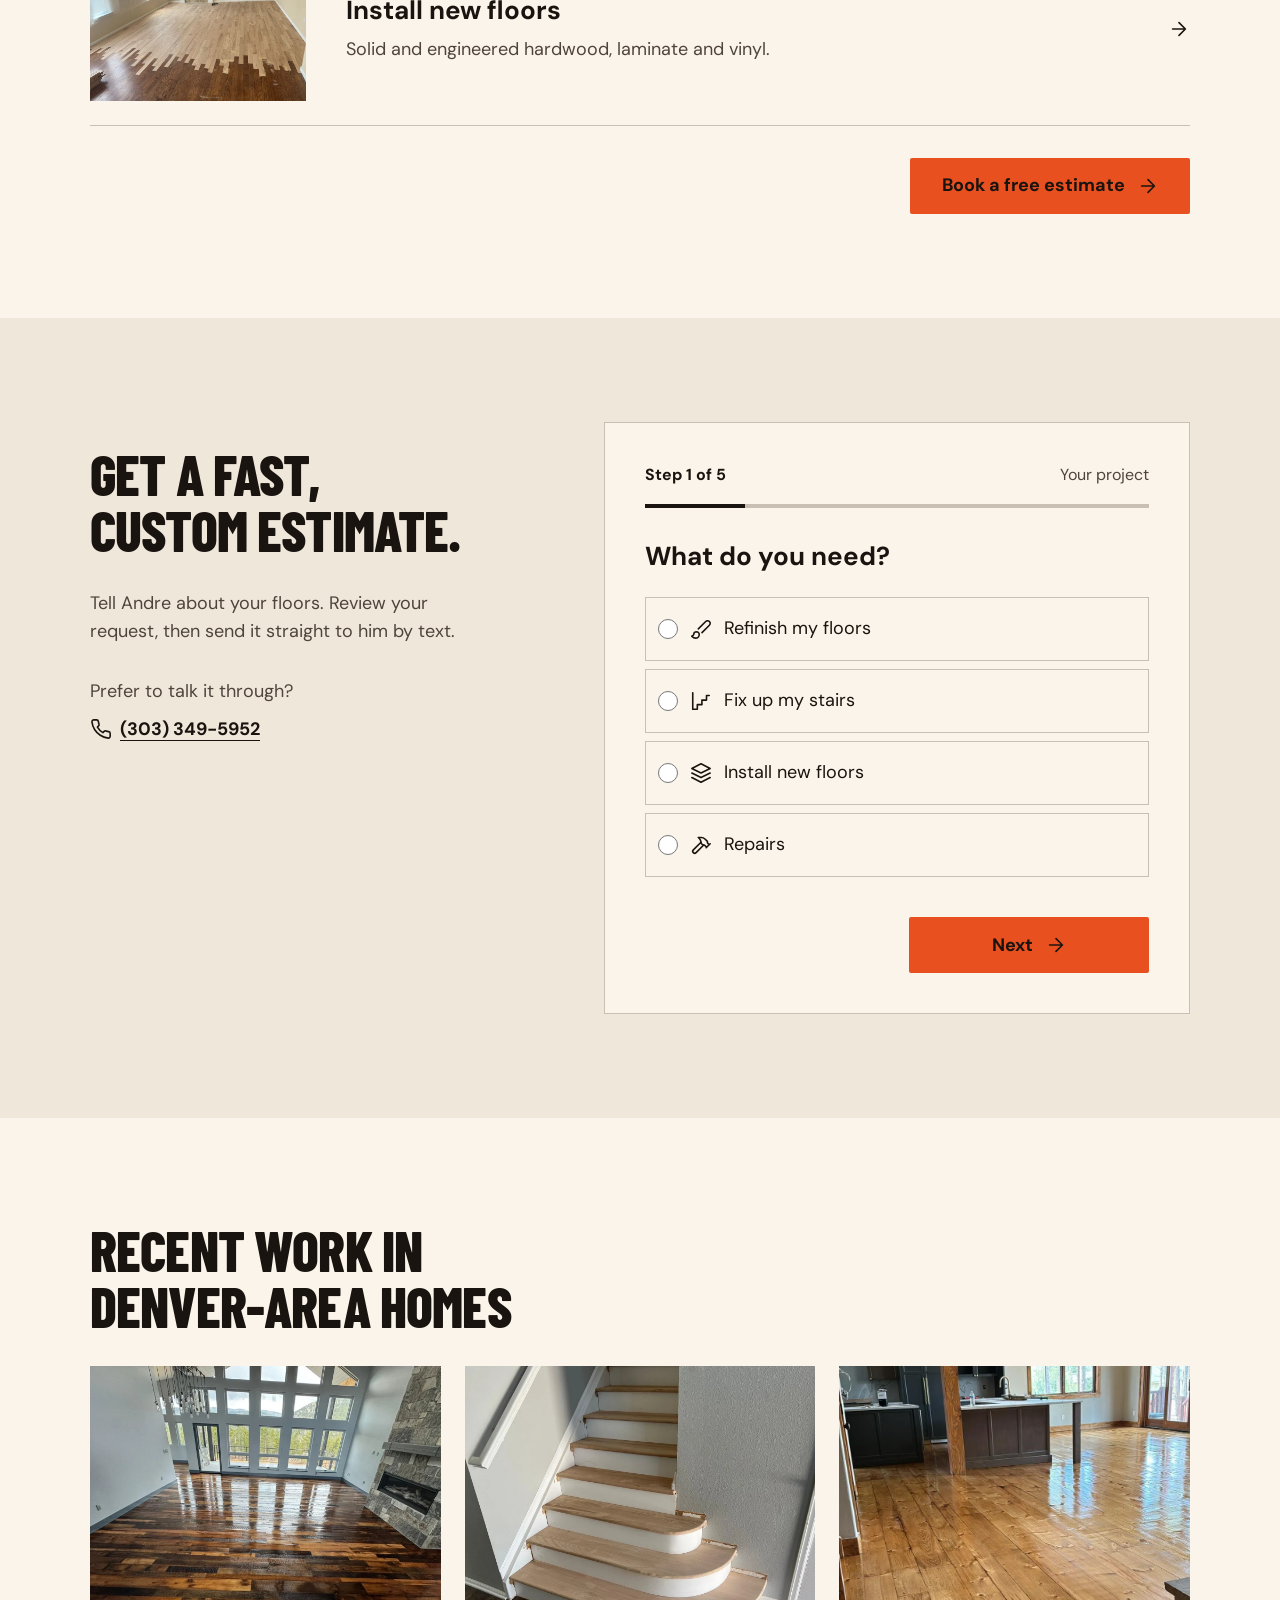
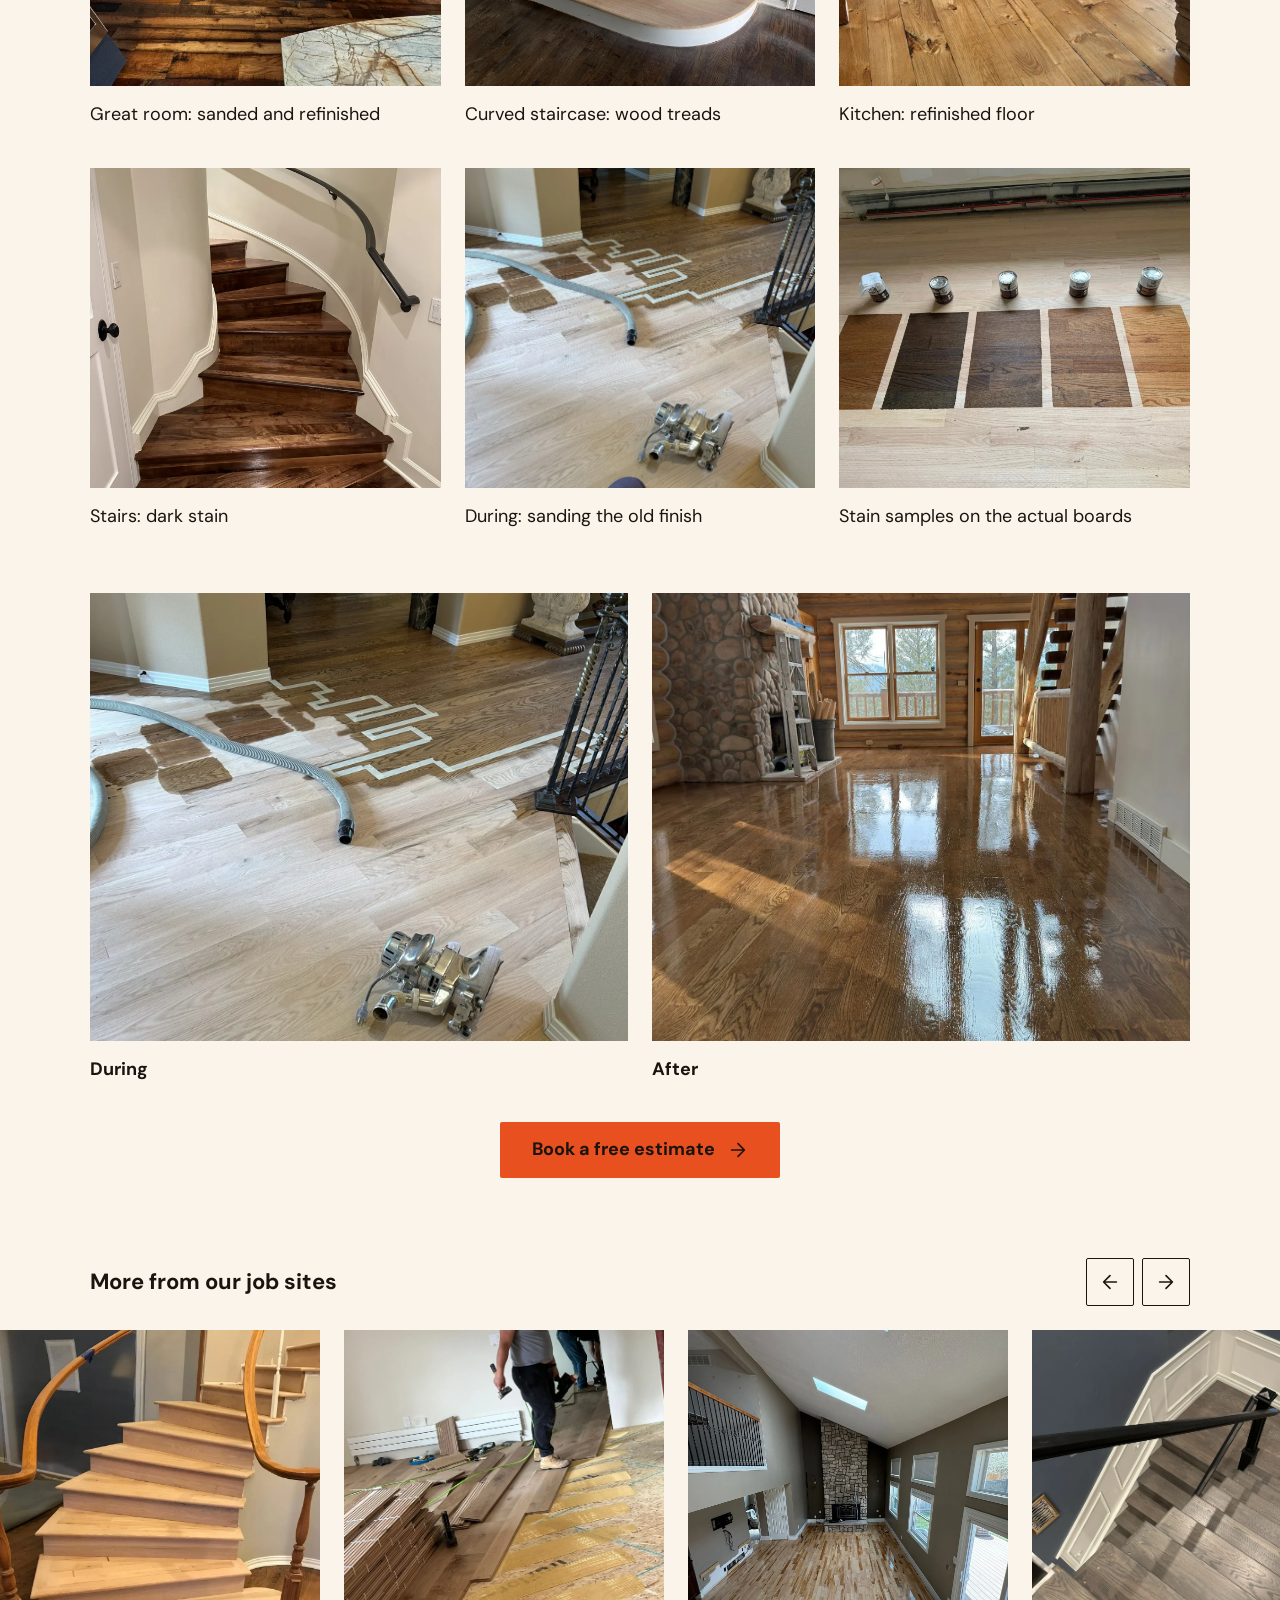
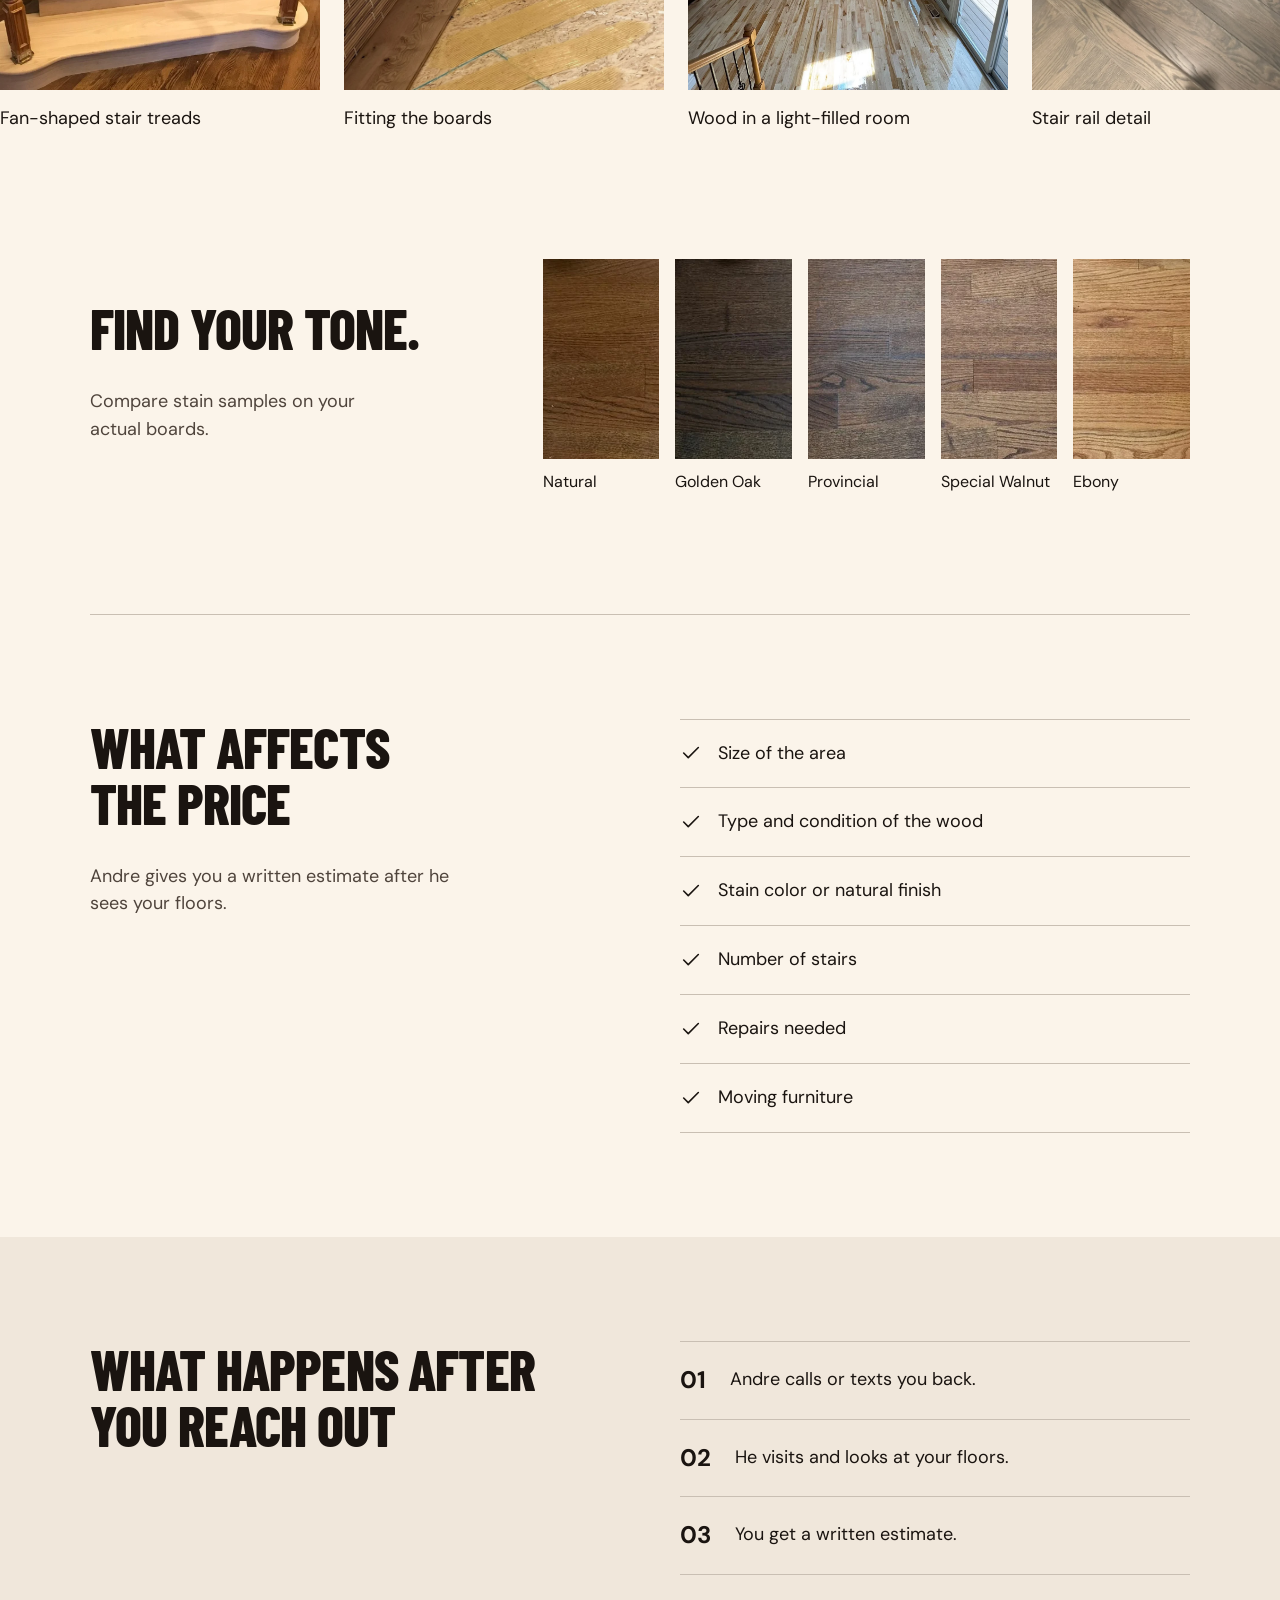
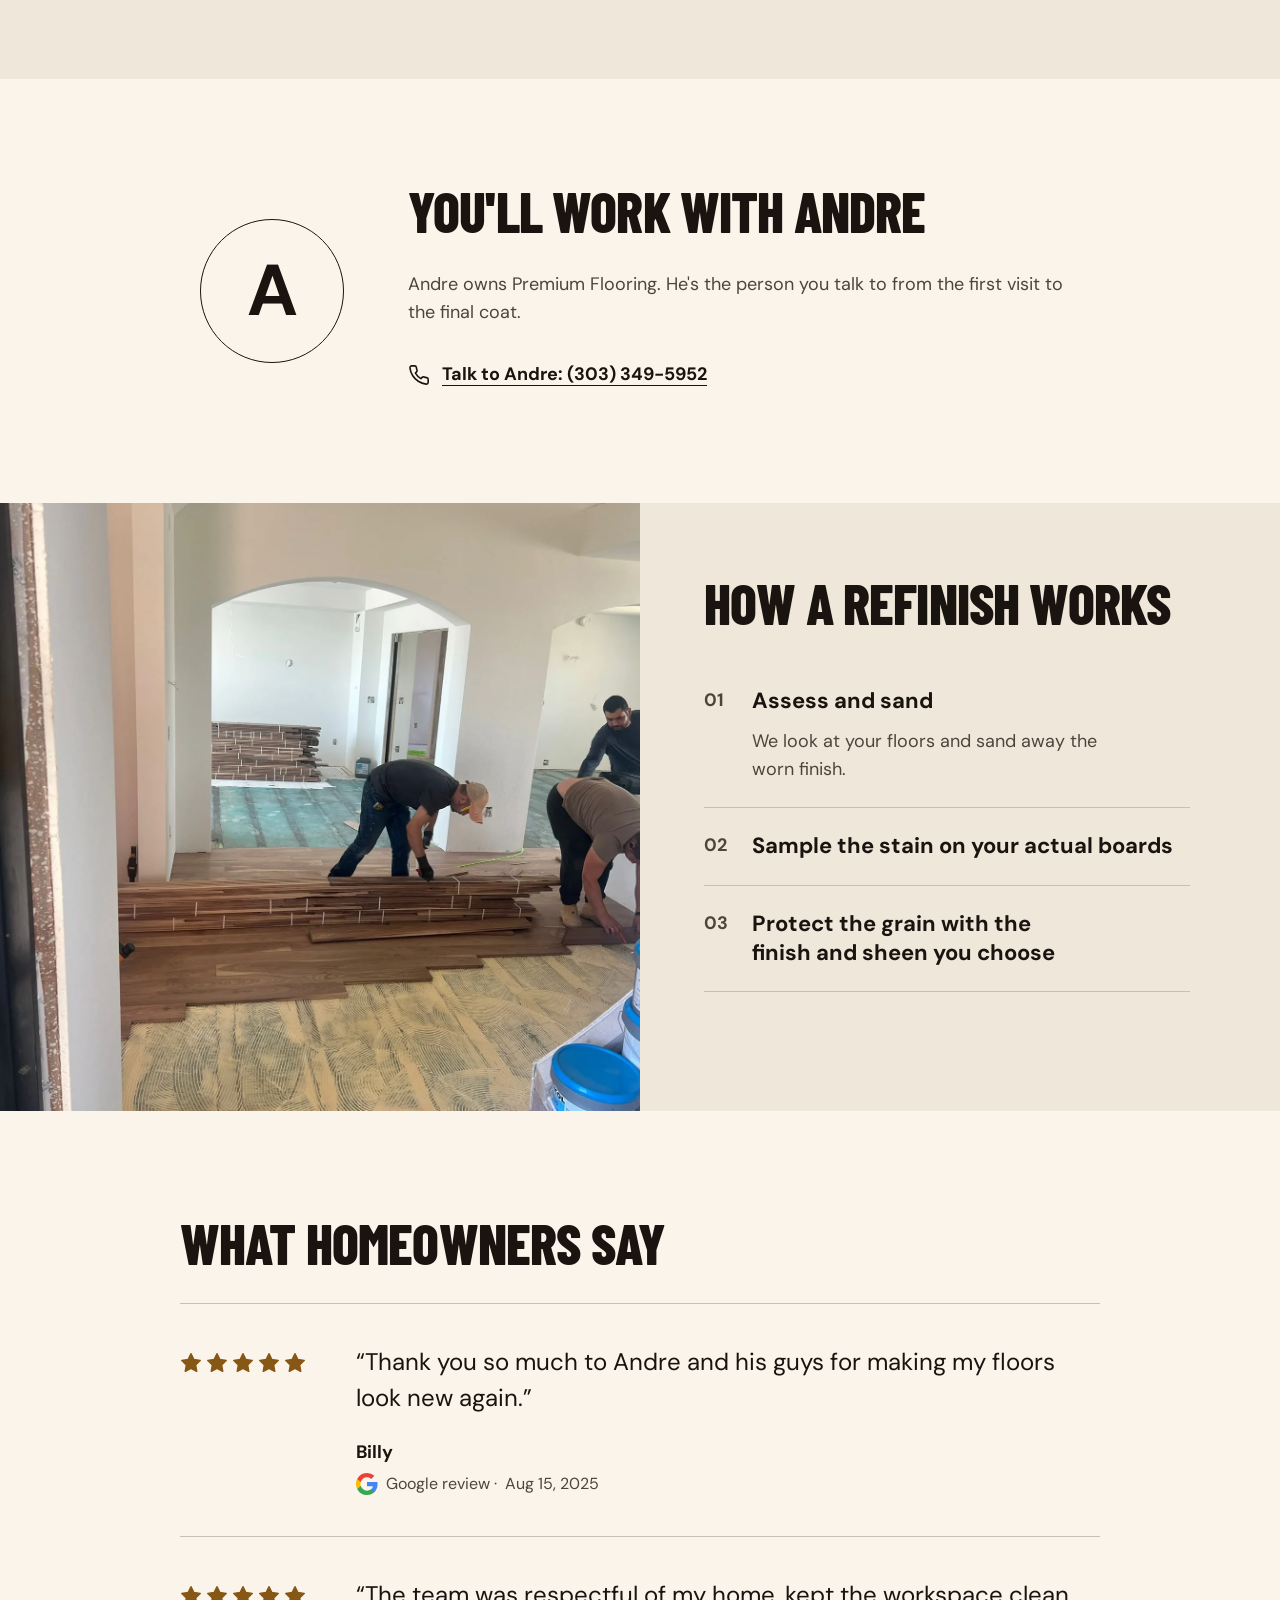
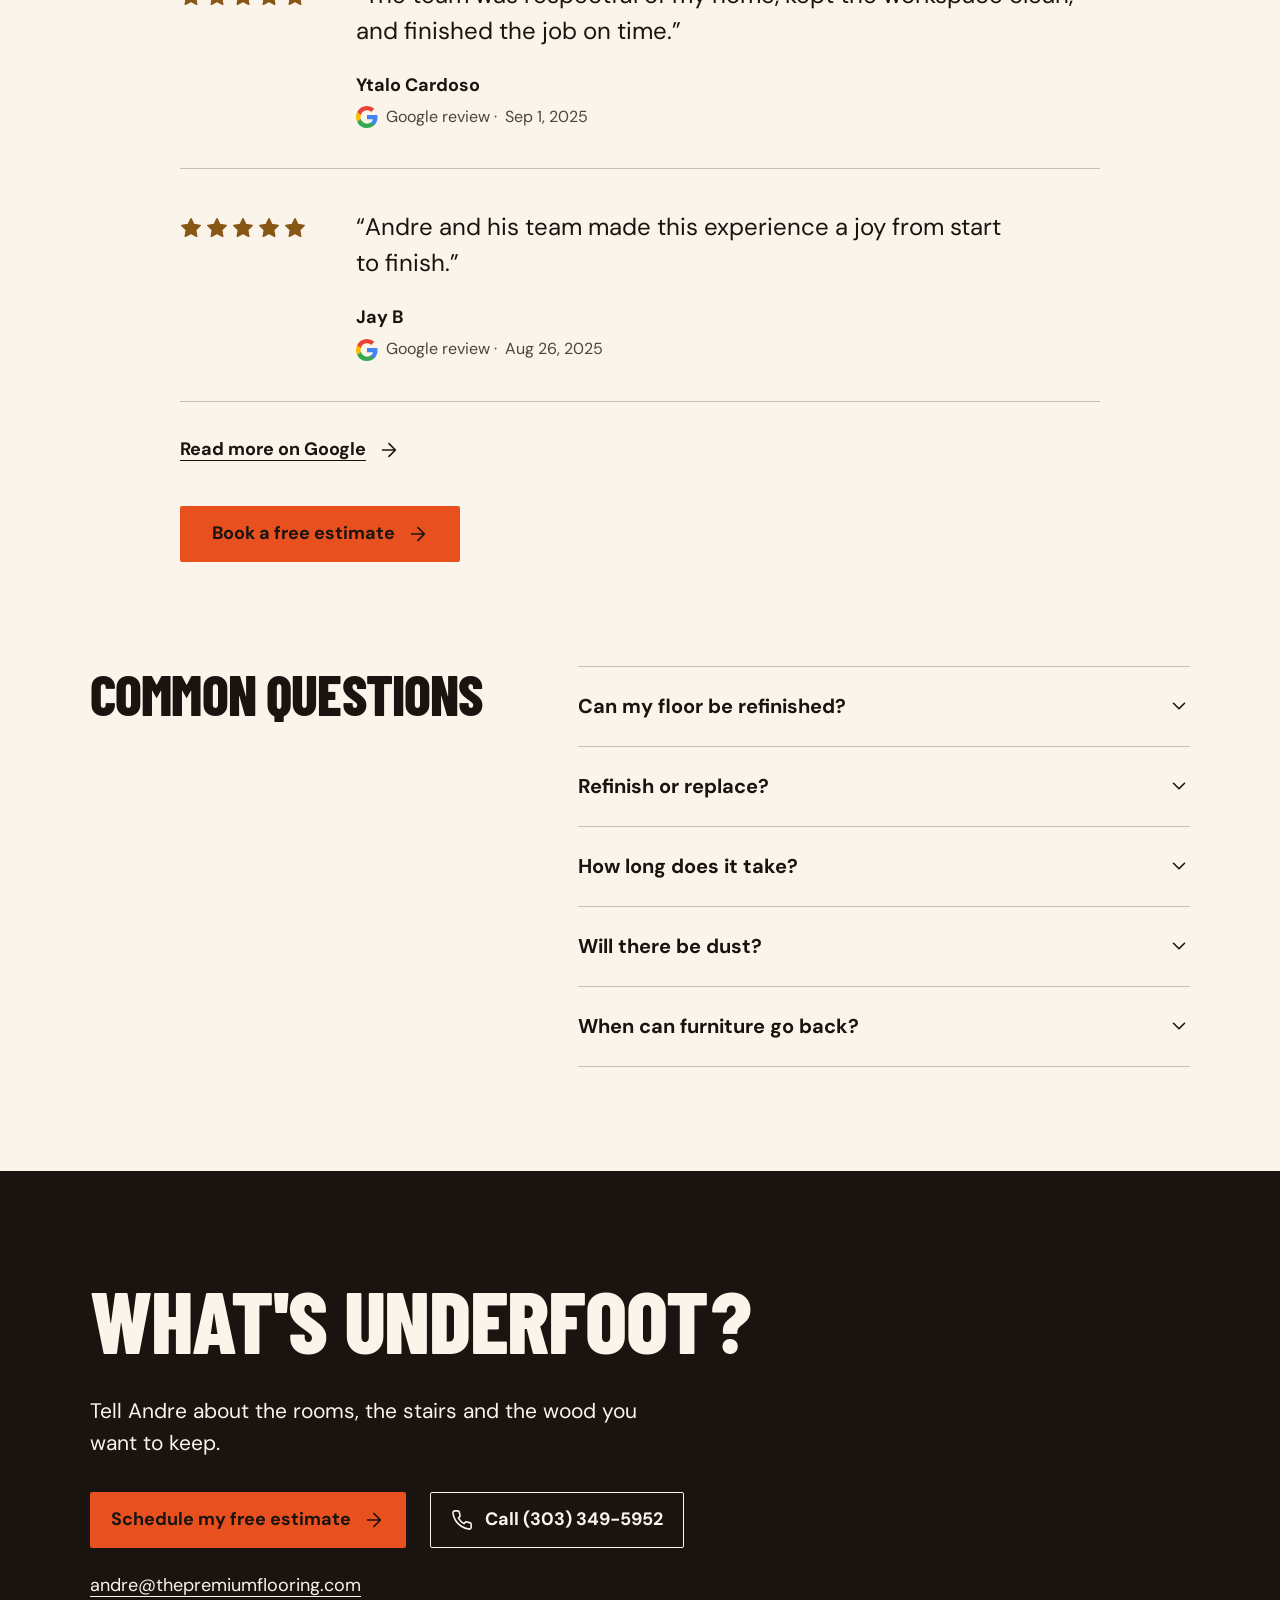
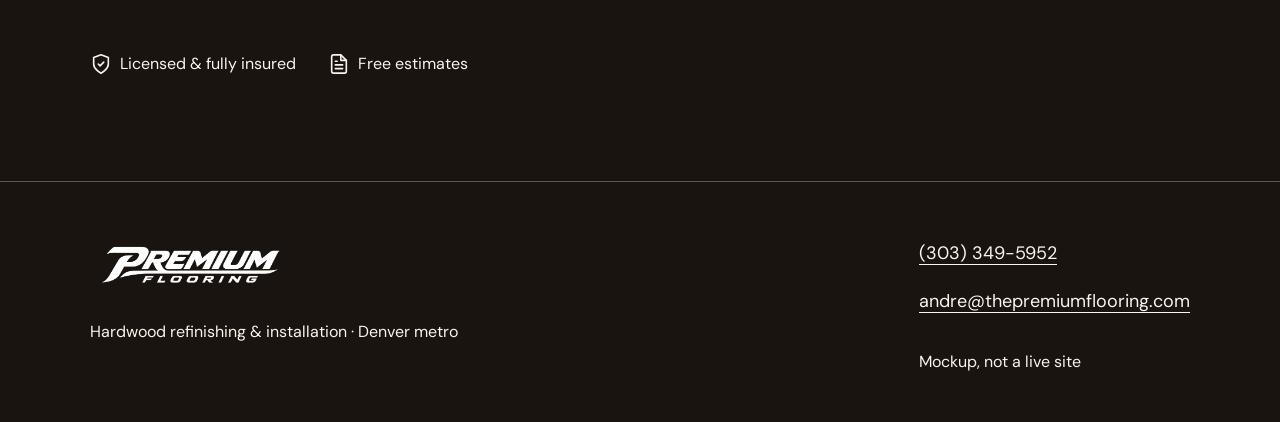
<file: old-wood-new-life/index.html>
<!doctype html>
<html lang="en">
<head>
<meta charset="utf-8"><meta name="robots" content="noindex,nofollow"><meta name="viewport" content="width=device-width, initial-scale=1">
<meta name="theme-color" content="#1A1410"><meta name="color-scheme" content="light">
<meta name="description" content="Hardwood floor refinishing, stairs and installation across Denver metro. Talk to Andre at Premium Flooring about a free estimate.">
<title>Premium Flooring · Old Wood, New Life</title>
<link rel="preload" href="../shared/fonts/barlowcondensed-normal-800.ttf" as="font" type="font/ttf" crossorigin>
<link rel="preload" href="../shared/fonts/dmsans-normal-400.ttf" as="font" type="font/ttf" crossorigin>
<link rel="stylesheet" href="style.css">
<script src="../shared/estimate-sms.js" defer></script><script src="script.js" defer></script>
</head><body>
<a class="skip-link" href="#main">Skip to content</a>
<a class="all-options" href="../index.html"><svg class="icon" aria-hidden="true"><use href="../shared/icons.svg#arrow-left"/></svg>All options</a>
<header class="site-header">
<div class="header-main wrap"><a href="#main" aria-label="Premium Flooring home"><img src="../shared/img/logo-dark.png" width="680" height="227" alt="Premium Flooring" class="logo" fetchpriority="high"></a>
<nav class="desktop-nav" aria-label="Main navigation"><a href="#services">Refinishing</a><a href="#work">Our work</a><a href="#reviews">Reviews</a></nav>
<a class="button primary header-estimate" href="#estimate"><svg class="icon" aria-hidden="true"><use href="../shared/icons.svg#calendar"/></svg>Free estimate</a>
<button class="menu-button" type="button" aria-expanded="false" aria-controls="menu-panel"><svg class="icon" aria-hidden="true"><use href="../shared/icons.svg#menu"/></svg><span>Menu</span></button></div>
<div class="utility"><div class="wrap utility-inner"><a href="tel:+13033495952"><svg class="icon" aria-hidden="true"><use href="../shared/icons.svg#phone"/></svg>(303) 349-5952</a><span><svg class="icon" aria-hidden="true"><use href="../shared/icons.svg#map-pin"/></svg>Serving Denver metro</span><a class="utility-text" href="sms:+13033495952"><svg class="icon" aria-hidden="true"><use href="../shared/icons.svg#message"/></svg>Text Andre</a></div></div>
<nav id="menu-panel" class="menu-panel" aria-label="Expanded navigation" hidden><div class="wrap"><a href="#services">What we do</a><a href="#estimate">Get a free estimate</a><a href="#work">Recent work</a><a href="#reviews">Homeowner reviews</a><a href="#questions">Common questions</a></div></nav>
</header>
<main id="main">
<section class="hero" aria-labelledby="hero-title"><div class="hero-layout"><div class="hero-copy"><h1 id="hero-title">Old wood.<br><span>New life.</span></h1><p>We sand and refinish hardwood floors across Denver metro, with nearly ten years of local experience.</p><div class="hero-actions"><a class="button primary" href="tel:+13033495952"><svg class="icon" aria-hidden="true"><use href="../shared/icons.svg#phone"/></svg>Call (303) 349-5952</a><a class="button secondary" href="#estimate">Get a free estimate<svg class="icon" aria-hidden="true"><use href="../shared/icons.svg#arrow-right"/></svg></a></div></div><figure class="hero-photo"><img src="../shared/img/stone-fireplace.webp" width="1275" height="1700" alt="Freshly finished hardwood reflecting the windows beside a stone fireplace" class="" fetchpriority="high"><figcaption>Hardwood refinishing by Premium Flooring</figcaption></figure></div><div class="ruler" aria-hidden="true"></div></section>
<div class="trust-line wrap"><span><svg class="icon" aria-hidden="true"><use href="../shared/icons.svg#shield-check"/></svg>Licensed &amp; fully insured</span><span><svg class="icon" aria-hidden="true"><use href="../shared/icons.svg#file-text"/></svg>Free estimates</span><span><svg class="icon" aria-hidden="true"><use href="../shared/icons.svg#map-pin"/></svg>Denver metro</span></div>
<section id="services" class="section wrap services"><h2>What can we help with?</h2><div class="service-list"><a class="service-row" href="#estimate" data-job="Refinish my floors"><img src="../shared/img/window-wall.webp" width="1600" height="1200" alt="Refinished hardwood floor in a room with a wall of windows" class="" loading="lazy"><div><h3>Refinish my floors</h3><p>Sand away the worn finish and bring back the wood.</p></div><svg class="icon" aria-hidden="true"><use href="../shared/icons.svg#arrow-right"/></svg></a><a class="service-row" href="#estimate" data-job="Fix up my stairs"><img src="../shared/img/curved-steps.webp" width="1600" height="1200" alt="Curved staircase with fitted wood treads" class="" loading="lazy"><div><h3>Fix up my stairs</h3><p>Refinish existing treads or fit new ones.</p></div><svg class="icon" aria-hidden="true"><use href="../shared/icons.svg#arrow-right"/></svg></a><a class="service-row" href="#estimate" data-job="Install new floors"><img src="../shared/img/board-layout.webp" width="1700" height="1275" alt="Hardwood boards laid out for installation" class="" loading="lazy"><div><h3>Install new floors</h3><p>Solid and engineered hardwood, laminate and vinyl.</p></div><svg class="icon" aria-hidden="true"><use href="../shared/icons.svg#arrow-right"/></svg></a></div><div class="section-action"><a class="button primary" href="#estimate">Book a free estimate<svg class="icon" aria-hidden="true"><use href="../shared/icons.svg#arrow-right"/></svg></a></div></section>
<section id="estimate" class="estimate-section"><div class="wrap estimate-layout"><div class="estimate-intro"><h2>Get a fast,<br>custom estimate.</h2><p>Tell Andre about your floors. Review your request, then send it straight to him by text.</p><p class="estimate-call">Prefer to talk it through?<br><a href="tel:+13033495952"><svg class="icon" aria-hidden="true"><use href="../shared/icons.svg#phone"/></svg>(303) 349-5952</a></p></div><div class="wizard"><noscript><p>Please enable JavaScript to use the estimate form, or call <a href="tel:+13033495952">(303) 349-5952</a>.</p></noscript><div class="progress-row"><p id="step-count" aria-live="polite" aria-atomic="true">Step 1 of 5</p><span id="step-name">Your project</span></div><div class="progress-track" role="progressbar" aria-label="Estimate progress" aria-valuemin="0" aria-valuemax="5" aria-valuenow="1"><span id="progress-fill"></span></div>
<form id="estimate-form" novalidate>
<section class="wizard-step" data-step="0" aria-labelledby="step-title-0"><h3 id="step-title-0" tabindex="-1">What do you need?</h3><fieldset aria-describedby="job-error"><legend class="sr-only">Choose your project</legend><div class="job-options"><label class="choice"><input type="radio" name="job" value="Refinish my floors" required><svg class="icon" aria-hidden="true"><use href="../shared/icons.svg#brush"/></svg><span>Refinish my floors</span></label><label class="choice"><input type="radio" name="job" value="Fix up my stairs" required><svg class="icon" aria-hidden="true"><use href="../shared/icons.svg#stairs"/></svg><span>Fix up my stairs</span></label><label class="choice"><input type="radio" name="job" value="Install new floors" required><svg class="icon" aria-hidden="true"><use href="../shared/icons.svg#layers"/></svg><span>Install new floors</span></label><label class="choice"><input type="radio" name="job" value="Repairs" required><svg class="icon" aria-hidden="true"><use href="../shared/icons.svg#hammer"/></svg><span>Repairs</span></label></div><p class="field-error" id="job-error" aria-live="polite"></p></fieldset></section>
<section class="wizard-step" data-step="1" aria-labelledby="step-title-1" hidden><h3 id="step-title-1" tabindex="-1">Where is the home?</h3><label for="zip">ZIP code</label><input id="zip" name="zip" inputmode="numeric" autocomplete="postal-code" maxlength="5" pattern="[0-9]{5}" required aria-describedby="zip-error"><p class="field-error" id="zip-error" aria-live="polite"></p></section>
<section class="wizard-step" data-step="2" aria-labelledby="step-title-2" hidden><h3 id="step-title-2" tabindex="-1">Which rooms, and about how big?</h3><fieldset><legend>Choose any that apply</legend><div class="room-chips"><label class="room-chip"><input type="checkbox" name="rooms" value="Living room"><span>Living room</span></label><label class="room-chip"><input type="checkbox" name="rooms" value="Dining room"><span>Dining room</span></label><label class="room-chip"><input type="checkbox" name="rooms" value="Kitchen"><span>Kitchen</span></label><label class="room-chip"><input type="checkbox" name="rooms" value="Bedrooms"><span>Bedrooms</span></label><label class="room-chip"><input type="checkbox" name="rooms" value="Hallway"><span>Hallway</span></label><label class="room-chip"><input type="checkbox" name="rooms" value="Stairs"><span>Stairs</span></label></div></fieldset><label for="size">Approximate size (sq ft) <span class="optional">Optional</span></label><input id="size" name="size" type="number" min="1" step="1" inputmode="numeric" aria-describedby="size-error"><p class="field-error" id="size-error" aria-live="polite"></p><div id="stairs-field" hidden><label for="stairs">Number of stairs <span class="optional">Optional</span></label><input id="stairs" name="stairs" type="number" min="1" step="1" inputmode="numeric" aria-describedby="stairs-error"><p class="field-error" id="stairs-error" aria-live="polite"></p></div></section>
<section class="wizard-step" data-step="3" aria-labelledby="step-title-3" hidden><h3 id="step-title-3" tabindex="-1">Photos help Andre quote faster.</h3><p>You can add photos in the text message on the last step.</p><fieldset><legend class="sr-only">Will you attach photos?</legend><label class="choice"><input type="radio" name="photo" value="yes">Yes, I'll attach photos to the text</label><label class="choice"><input type="radio" name="photo" value="no" checked>No photos right now</label></fieldset></section>
<section class="wizard-step" data-step="4" aria-labelledby="step-title-4" hidden><h3 id="step-title-4" tabindex="-1">How can Andre reach you?</h3><label for="name">Name</label><input id="name" name="name" autocomplete="name" required aria-describedby="name-error"><p class="field-error" id="name-error" aria-live="polite"></p><label for="phone">Phone</label><input id="phone" name="phone" type="tel" autocomplete="tel" required aria-describedby="phone-error"><p class="field-error" id="phone-error" aria-live="polite"></p><label for="notes">Notes <span class="optional">Optional</span></label><textarea id="notes" name="notes" rows="3"></textarea></section>
<div class="wizard-controls"><button id="back" class="button secondary" type="button" hidden><svg class="icon" aria-hidden="true"><use href="../shared/icons.svg#arrow-left"/></svg>Back</button><button id="next" class="button primary" type="submit">Next<svg class="icon" aria-hidden="true"><use href="../shared/icons.svg#arrow-right"/></svg></button></div>
<section id="review-screen" aria-labelledby="review-title" hidden><h3 id="review-title" tabindex="-1">Check your request</h3><pre id="message-preview" tabindex="0" aria-label="Your text message to Andre"></pre><button id="change-answers" class="text-button" type="button">Change answers</button><button id="send-request" class="button primary" type="button"><svg class="icon" aria-hidden="true"><use href="../shared/icons.svg#message"/></svg>Text my request to Andre</button><p class="handoff-note">This opens your phone's text messages with everything filled in. Just press send.</p><a class="call-fallback" href="tel:+13033495952">Prefer to call? (303) 349-5952</a><div class="copy-fallback"><button id="copy-message" class="button secondary" type="button">Copy message</button><p>Text it to <a href="sms:+13033495952">(303) 349-5952</a>.</p><p id="copy-status" role="status" aria-live="polite"></p></div></section>
</form></div></div></section>
<section id="work" class="section work-section"><div class="wrap"><h2>Recent work in<br>Denver-area homes</h2><div class="project-grid"><figure><img src="../shared/img/window-wall.webp" width="1600" height="1200" alt="Great room: sanded and refinished" class="" loading="lazy"><figcaption>Great room: sanded and refinished</figcaption></figure><figure><img src="../shared/img/curved-steps.webp" width="1600" height="1200" alt="Curved staircase: wood treads" class="" loading="lazy"><figcaption>Curved staircase: wood treads</figcaption></figure><figure><img src="../shared/img/oak-kitchen.webp" width="900" height="1600" alt="Kitchen: refinished floor" class="" loading="lazy"><figcaption>Kitchen: refinished floor</figcaption></figure><figure><img src="../shared/img/walnut-stair.webp" width="1275" height="1700" alt="Stairs: dark stain" class="" loading="lazy"><figcaption>Stairs: dark stain</figcaption></figure><figure><img src="../shared/img/sanding.webp" width="1425" height="1900" alt="During: sanding the old finish" class="" loading="lazy"><figcaption>During: sanding the old finish</figcaption></figure><figure><img src="../shared/img/stain-library.webp" width="1600" height="1200" alt="Stain samples on the actual boards" class="" loading="lazy"><figcaption>Stain samples on the actual boards</figcaption></figure></div><div class="during-after"><figure><img src="../shared/img/sanding.webp" width="1425" height="1900" alt="Sanding equipment removing the old floor finish" class="" loading="lazy"><figcaption>During</figcaption></figure><figure><img src="../shared/img/stone-fireplace.webp" width="1275" height="1700" alt="Completed hardwood finish beside the stone fireplace" class="" loading="lazy"><figcaption>After</figcaption></figure></div><div class="section-action"><a class="button primary" href="#estimate">Book a free estimate<svg class="icon" aria-hidden="true"><use href="../shared/icons.svg#arrow-right"/></svg></a></div><div class="gallery-heading"><h3>More from our job sites</h3><div class="gallery-controls"><button class="gallery-button" type="button" data-scroll="-1" aria-label="Previous photos"><svg class="icon" aria-hidden="true"><use href="../shared/icons.svg#arrow-left"/></svg></button><button class="gallery-button" type="button" data-scroll="1" aria-label="Next photos"><svg class="icon" aria-hidden="true"><use href="../shared/icons.svg#arrow-right"/></svg></button></div></div></div><div class="photo-strip" tabindex="0" aria-label="Job site photo gallery, scroll horizontally"><figure><img src="../shared/img/fan-stair.webp" width="1600" height="1200" alt="Fan-shaped stair treads" class="" loading="lazy"><figcaption>Fan-shaped stair treads</figcaption></figure><figure><img src="../shared/img/fitting-boards.webp" width="1425" height="1900" alt="Fitting the boards" class="" loading="lazy"><figcaption>Fitting the boards</figcaption></figure><figure><img src="../shared/img/light-filled-room.webp" width="1275" height="1700" alt="Wood in a light-filled room" class="" loading="lazy"><figcaption>Wood in a light-filled room</figcaption></figure><figure><img src="../shared/img/rail-detail.webp" width="1425" height="1900" alt="Stair rail detail" class="" loading="lazy"><figcaption>Stair rail detail</figcaption></figure><figure><img src="../shared/img/fitted-room.webp" width="823" height="617" alt="A fitted hardwood floor" class="" loading="lazy"><figcaption>A fitted hardwood floor</figcaption></figure><figure><img src="../shared/img/pale-stair.webp" width="1275" height="1700" alt="Light wood stair treads" class="" loading="lazy"><figcaption>Light wood stair treads</figcaption></figure><figure><img src="../shared/img/sunlit-boards.webp" width="736" height="920" alt="The grain in natural light" class="" loading="lazy"><figcaption>The grain in natural light</figcaption></figure></div></section>
<section class="section wrap tones"><div><h2>Find your tone.</h2><p>Compare stain samples on your actual boards.</p></div><div class="stain-strip"><figure><img src="../shared/img/stain-1.webp" width="215" height="350" alt="Natural wood stain sample" class="" loading="lazy"><figcaption>Natural</figcaption></figure><figure><img src="../shared/img/stain-2.webp" width="215" height="350" alt="Golden Oak wood stain sample" class="" loading="lazy"><figcaption>Golden Oak</figcaption></figure><figure><img src="../shared/img/stain-3.webp" width="215" height="350" alt="Provincial wood stain sample" class="" loading="lazy"><figcaption>Provincial</figcaption></figure><figure><img src="../shared/img/stain-4.webp" width="215" height="350" alt="Special Walnut wood stain sample" class="" loading="lazy"><figcaption>Special Walnut</figcaption></figure><figure><img src="../shared/img/stain-5.webp" width="215" height="350" alt="Ebony wood stain sample" class="" loading="lazy"><figcaption>Ebony</figcaption></figure></div></section>
<section class="section wrap price-section"><div><h2>What affects<br>the price</h2><p>Andre gives you a written estimate after he sees your floors.</p></div><ul class="divided-list"><li><svg class="icon" aria-hidden="true"><use href="../shared/icons.svg#check"/></svg>Size of the area</li><li><svg class="icon" aria-hidden="true"><use href="../shared/icons.svg#check"/></svg>Type and condition of the wood</li><li><svg class="icon" aria-hidden="true"><use href="../shared/icons.svg#check"/></svg>Stain color or natural finish</li><li><svg class="icon" aria-hidden="true"><use href="../shared/icons.svg#check"/></svg>Number of stairs</li><li><svg class="icon" aria-hidden="true"><use href="../shared/icons.svg#check"/></svg>Repairs needed</li><li><svg class="icon" aria-hidden="true"><use href="../shared/icons.svg#check"/></svg>Moving furniture</li></ul></section>
<section class="next-section"><div class="wrap section next-layout"><h2>What happens after<br>you reach out</h2><ol class="next-list"><li>Andre calls or texts you back.</li><li>He visits and looks at your floors.</li><li>You get a written estimate.</li></ol></div></section>
<section class="section wrap andre-section"><div class="monogram" aria-hidden="true">A</div><div><h2>You'll work with Andre</h2><p>Andre owns Premium Flooring. He's the person you talk to from the first visit to the final coat.</p><a class="inline-link" href="tel:+13033495952"><svg class="icon" aria-hidden="true"><use href="../shared/icons.svg#phone"/></svg>Talk to Andre: (303) 349-5952</a></div></section>
<section class="process-section"><div class="process-photo"><img src="../shared/img/installation-team.webp" width="1700" height="1275" alt="Premium Flooring crew working on a hardwood floor" class="" loading="lazy"></div><div class="process-copy"><h2>How a refinish works</h2><ol class="process-list"><li><h3>Assess and sand</h3><p>We look at your floors and sand away the worn finish.</p></li><li><h3>Sample the stain on your actual boards</h3></li><li><h3>Protect the grain with the finish and sheen you choose</h3></li></ol></div></section>
<section id="reviews" class="section wrap reviews"><h2>What homeowners say</h2><div class="review-list"><figure class="review"><div class="review-stars" role="img" aria-label="5 out of 5 stars"><svg class="icon" aria-hidden="true"><use href="../shared/icons.svg#star"/></svg><svg class="icon" aria-hidden="true"><use href="../shared/icons.svg#star"/></svg><svg class="icon" aria-hidden="true"><use href="../shared/icons.svg#star"/></svg><svg class="icon" aria-hidden="true"><use href="../shared/icons.svg#star"/></svg><svg class="icon" aria-hidden="true"><use href="../shared/icons.svg#star"/></svg></div><blockquote><p>“Thank you so much to Andre and his guys for making my floors look new again.”</p></blockquote><figcaption><strong>Billy</strong><span><svg class="icon" aria-hidden="true"><use href="../shared/icons.svg#google"/></svg>Google review · <time>Aug 15, 2025</time></span></figcaption></figure><figure class="review"><div class="review-stars" role="img" aria-label="5 out of 5 stars"><svg class="icon" aria-hidden="true"><use href="../shared/icons.svg#star"/></svg><svg class="icon" aria-hidden="true"><use href="../shared/icons.svg#star"/></svg><svg class="icon" aria-hidden="true"><use href="../shared/icons.svg#star"/></svg><svg class="icon" aria-hidden="true"><use href="../shared/icons.svg#star"/></svg><svg class="icon" aria-hidden="true"><use href="../shared/icons.svg#star"/></svg></div><blockquote><p>“The team was respectful of my home, kept the workspace clean, and finished the job on time.”</p></blockquote><figcaption><strong>Ytalo Cardoso</strong><span><svg class="icon" aria-hidden="true"><use href="../shared/icons.svg#google"/></svg>Google review · <time>Sep 1, 2025</time></span></figcaption></figure><figure class="review"><div class="review-stars" role="img" aria-label="5 out of 5 stars"><svg class="icon" aria-hidden="true"><use href="../shared/icons.svg#star"/></svg><svg class="icon" aria-hidden="true"><use href="../shared/icons.svg#star"/></svg><svg class="icon" aria-hidden="true"><use href="../shared/icons.svg#star"/></svg><svg class="icon" aria-hidden="true"><use href="../shared/icons.svg#star"/></svg><svg class="icon" aria-hidden="true"><use href="../shared/icons.svg#star"/></svg></div><blockquote><p>“Andre and his team made this experience a joy from start to finish.”</p></blockquote><figcaption><strong>Jay B</strong><span><svg class="icon" aria-hidden="true"><use href="../shared/icons.svg#google"/></svg>Google review · <time>Aug 26, 2025</time></span></figcaption></figure></div><a class="inline-link" href="#">Read more on Google<svg class="icon" aria-hidden="true"><use href="../shared/icons.svg#arrow-right"/></svg></a><div class="section-action"><a class="button primary" href="#estimate">Book a free estimate<svg class="icon" aria-hidden="true"><use href="../shared/icons.svg#arrow-right"/></svg></a></div></section>
<section id="questions" class="section wrap faq"><h2>Common questions</h2><div><details><summary>Can my floor be refinished?<svg class="icon" aria-hidden="true"><use href="../shared/icons.svg#chevron-down"/></svg></summary><p>Usually, if the boards are solid wood or thick enough engineered wood; Andre checks the wear and past sanding at the visit.</p></details><details><summary>Refinish or replace?<svg class="icon" aria-hidden="true"><use href="../shared/icons.svg#chevron-down"/></svg></summary><p>If the boards are sound, refinishing is usually the simpler option; we'll tell you honestly at the visit.</p></details><details><summary>How long does it take?<svg class="icon" aria-hidden="true"><use href="../shared/icons.svg#chevron-down"/></svg></summary><p>It depends on the size, stain and finish; you'll get a timeline with your written estimate.</p></details><details><summary>Will there be dust?<svg class="icon" aria-hidden="true"><use href="../shared/icons.svg#chevron-down"/></svg></summary><p>Sanding makes dust; we'll explain how we contain it and clean up.</p></details><details><summary>When can furniture go back?<svg class="icon" aria-hidden="true"><use href="../shared/icons.svg#chevron-down"/></svg></summary><p>It depends on the finish; Andre will tell you walking, furniture and rug timing.</p></details></div></section>
<section class="final-band"><div class="wrap"><h2>What's underfoot?</h2><p>Tell Andre about the rooms, the stairs and the wood you want to keep.</p><div class="final-actions"><a class="button primary" href="#estimate">Schedule my free estimate<svg class="icon" aria-hidden="true"><use href="../shared/icons.svg#arrow-right"/></svg></a><a class="button secondary" href="tel:+13033495952"><svg class="icon" aria-hidden="true"><use href="../shared/icons.svg#phone"/></svg>Call (303) 349-5952</a></div><a class="email-link" href="mailto:andre@thepremiumflooring.com">andre@thepremiumflooring.com</a><div class="final-trust"><span><svg class="icon" aria-hidden="true"><use href="../shared/icons.svg#shield-check"/></svg>Licensed &amp; fully insured</span><span><svg class="icon" aria-hidden="true"><use href="../shared/icons.svg#file-text"/></svg>Free estimates</span></div></div></section>
</main><footer class="site-footer"><div class="wrap footer-layout"><div><img src="../shared/img/logo-white.png" width="680" height="227" alt="Premium Flooring" class="logo" loading="lazy"><p>Hardwood refinishing &amp; installation · Denver metro</p></div><div class="footer-contact"><a href="tel:+13033495952">(303) 349-5952</a><a href="mailto:andre@thepremiumflooring.com">andre@thepremiumflooring.com</a><p>Mockup, not a live site</p></div></div></footer>
<nav class="mobile-contact" aria-label="Contact Premium Flooring"><a href="tel:+13033495952"><svg class="icon" aria-hidden="true"><use href="../shared/icons.svg#phone"/></svg><span>Call</span></a><a href="sms:+13033495952"><svg class="icon" aria-hidden="true"><use href="../shared/icons.svg#message"/></svg><span>Text</span></a><a class="book-contact" href="#estimate"><svg class="icon" aria-hidden="true"><use href="../shared/icons.svg#calendar"/></svg><span>Book estimate</span></a></nav>
</body></html>
</file>
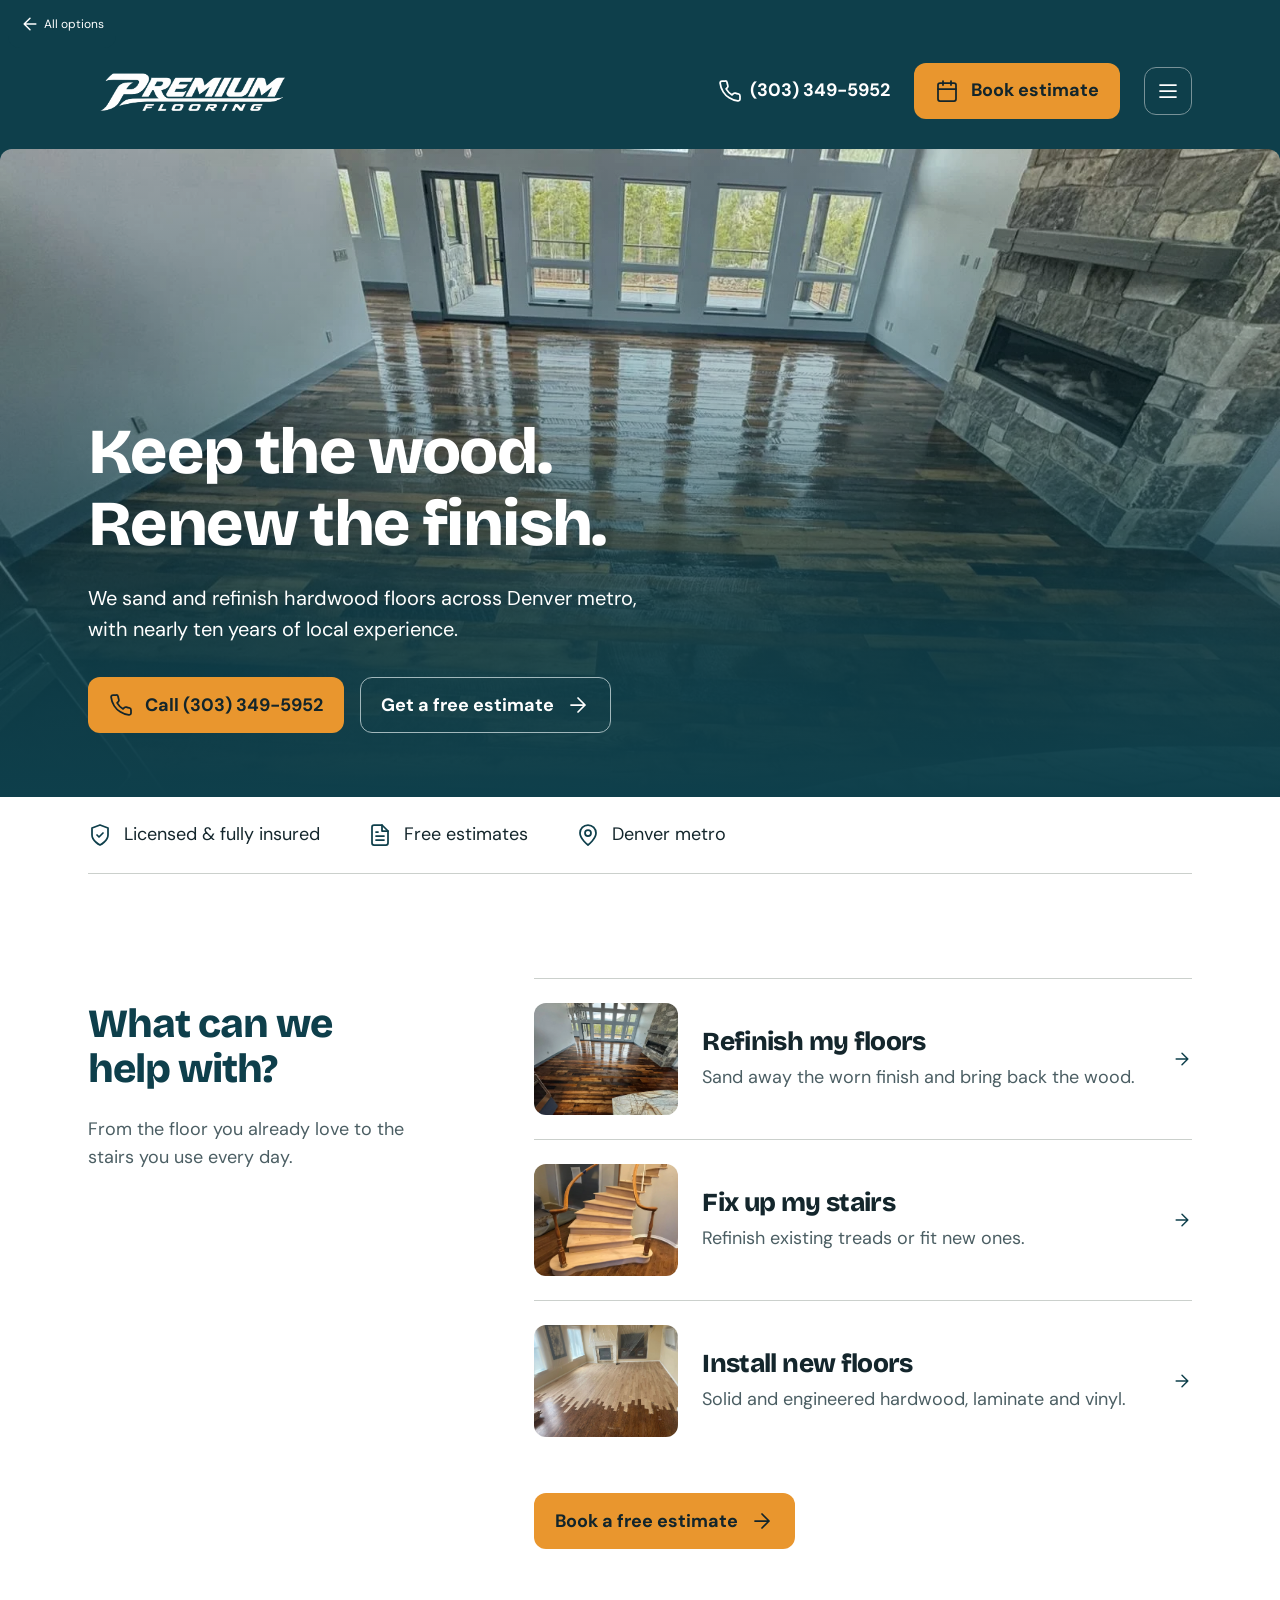
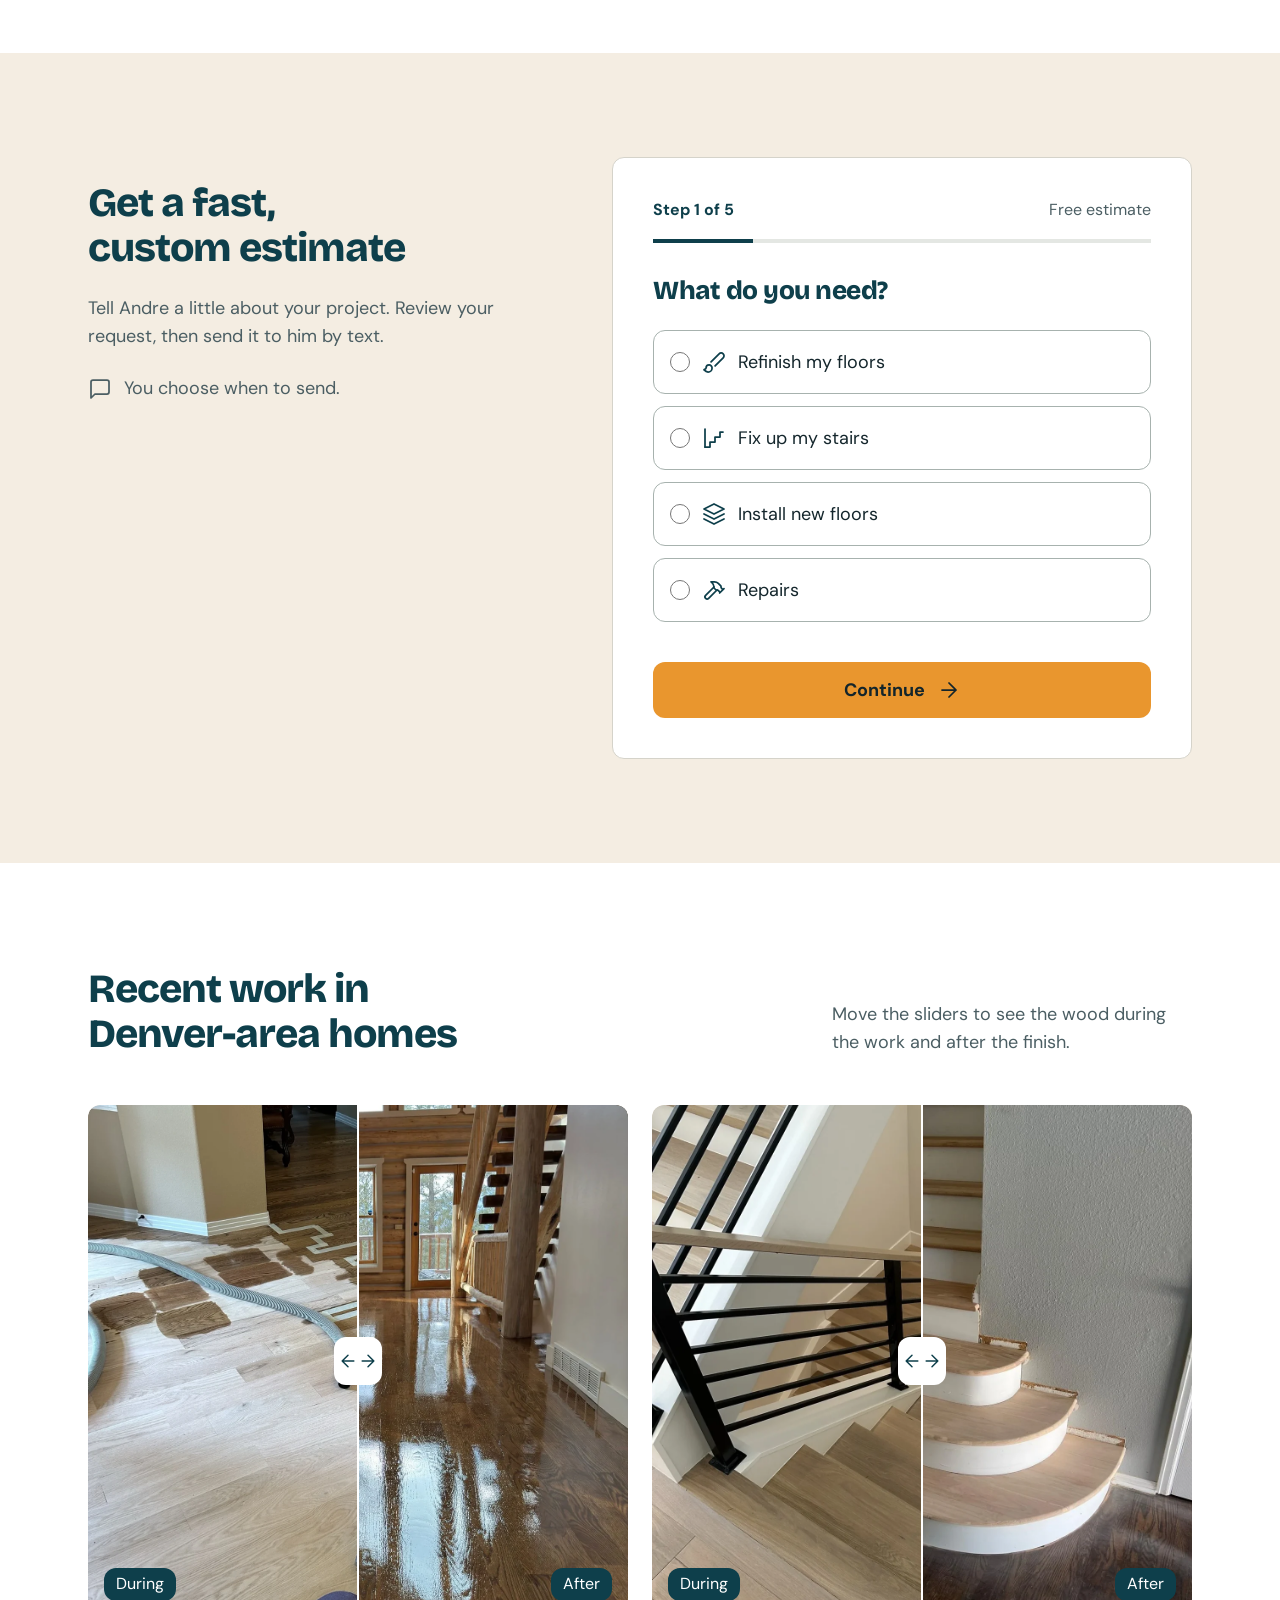
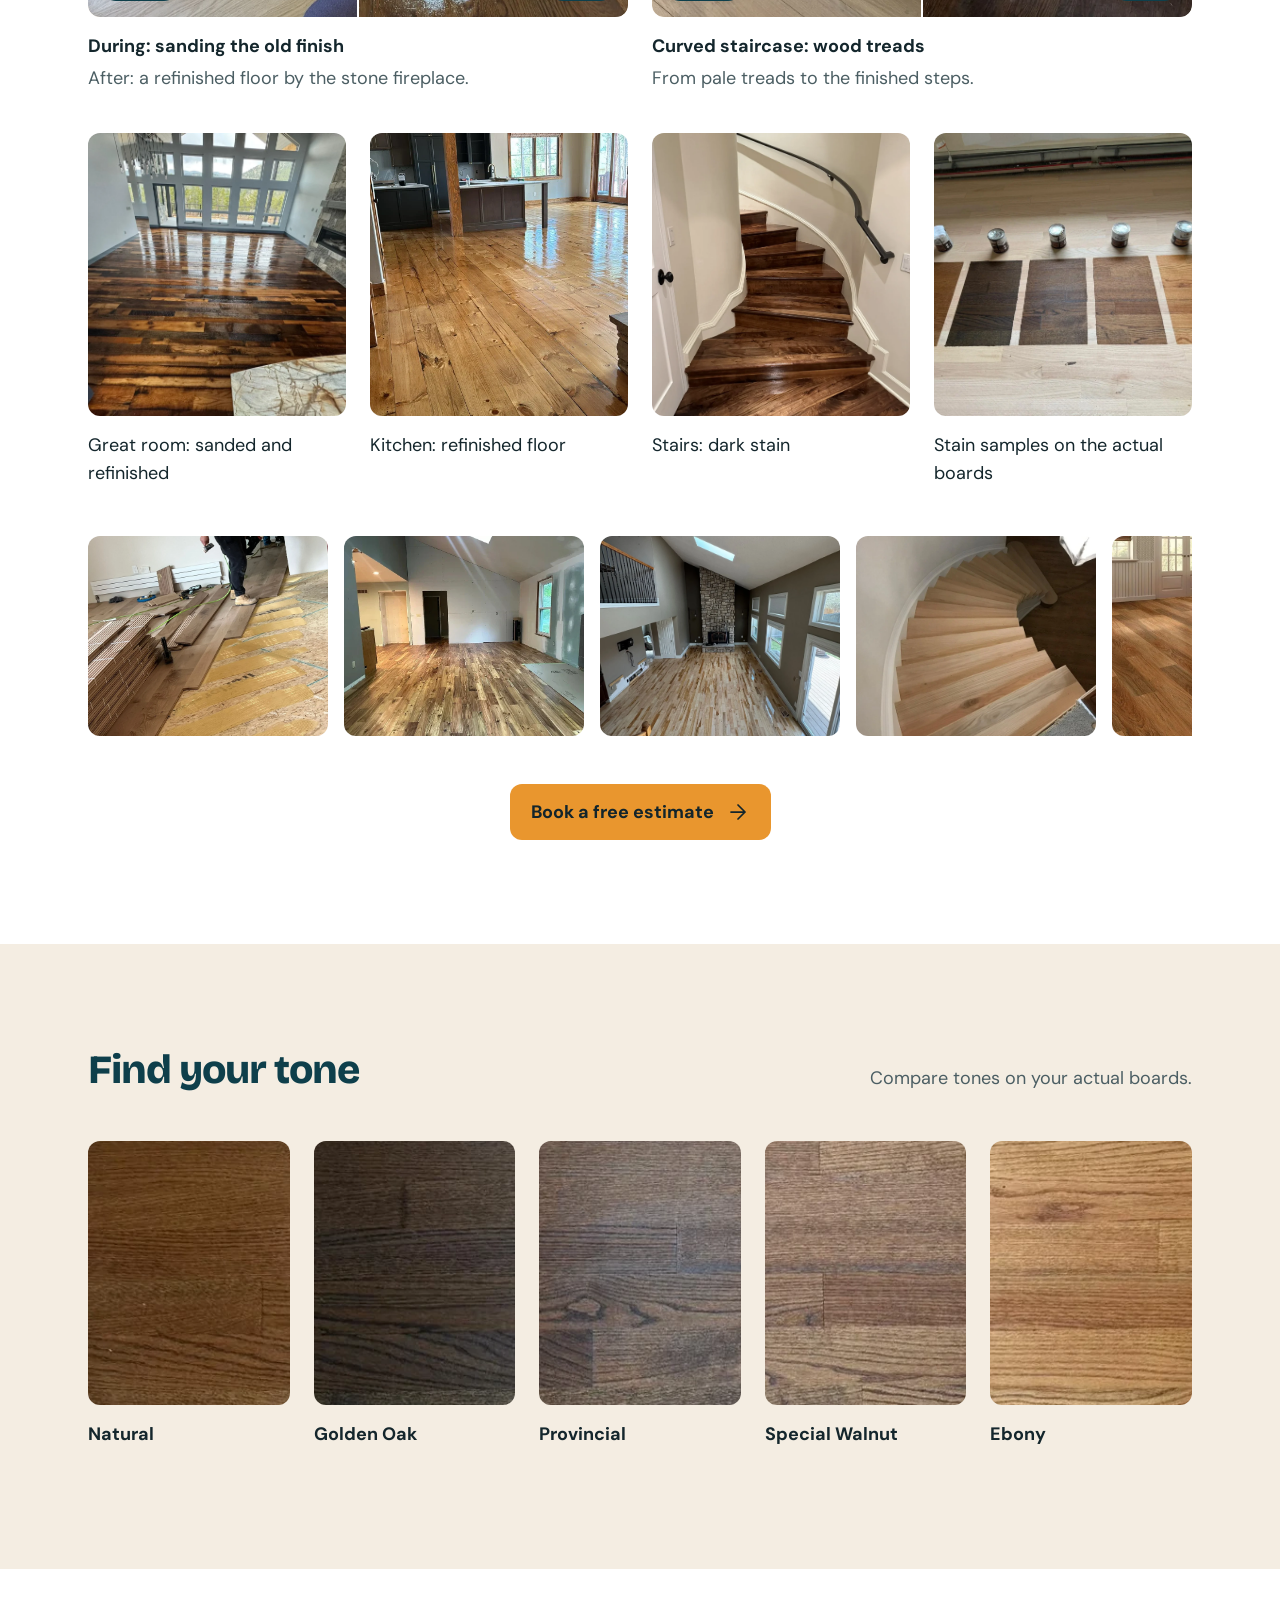
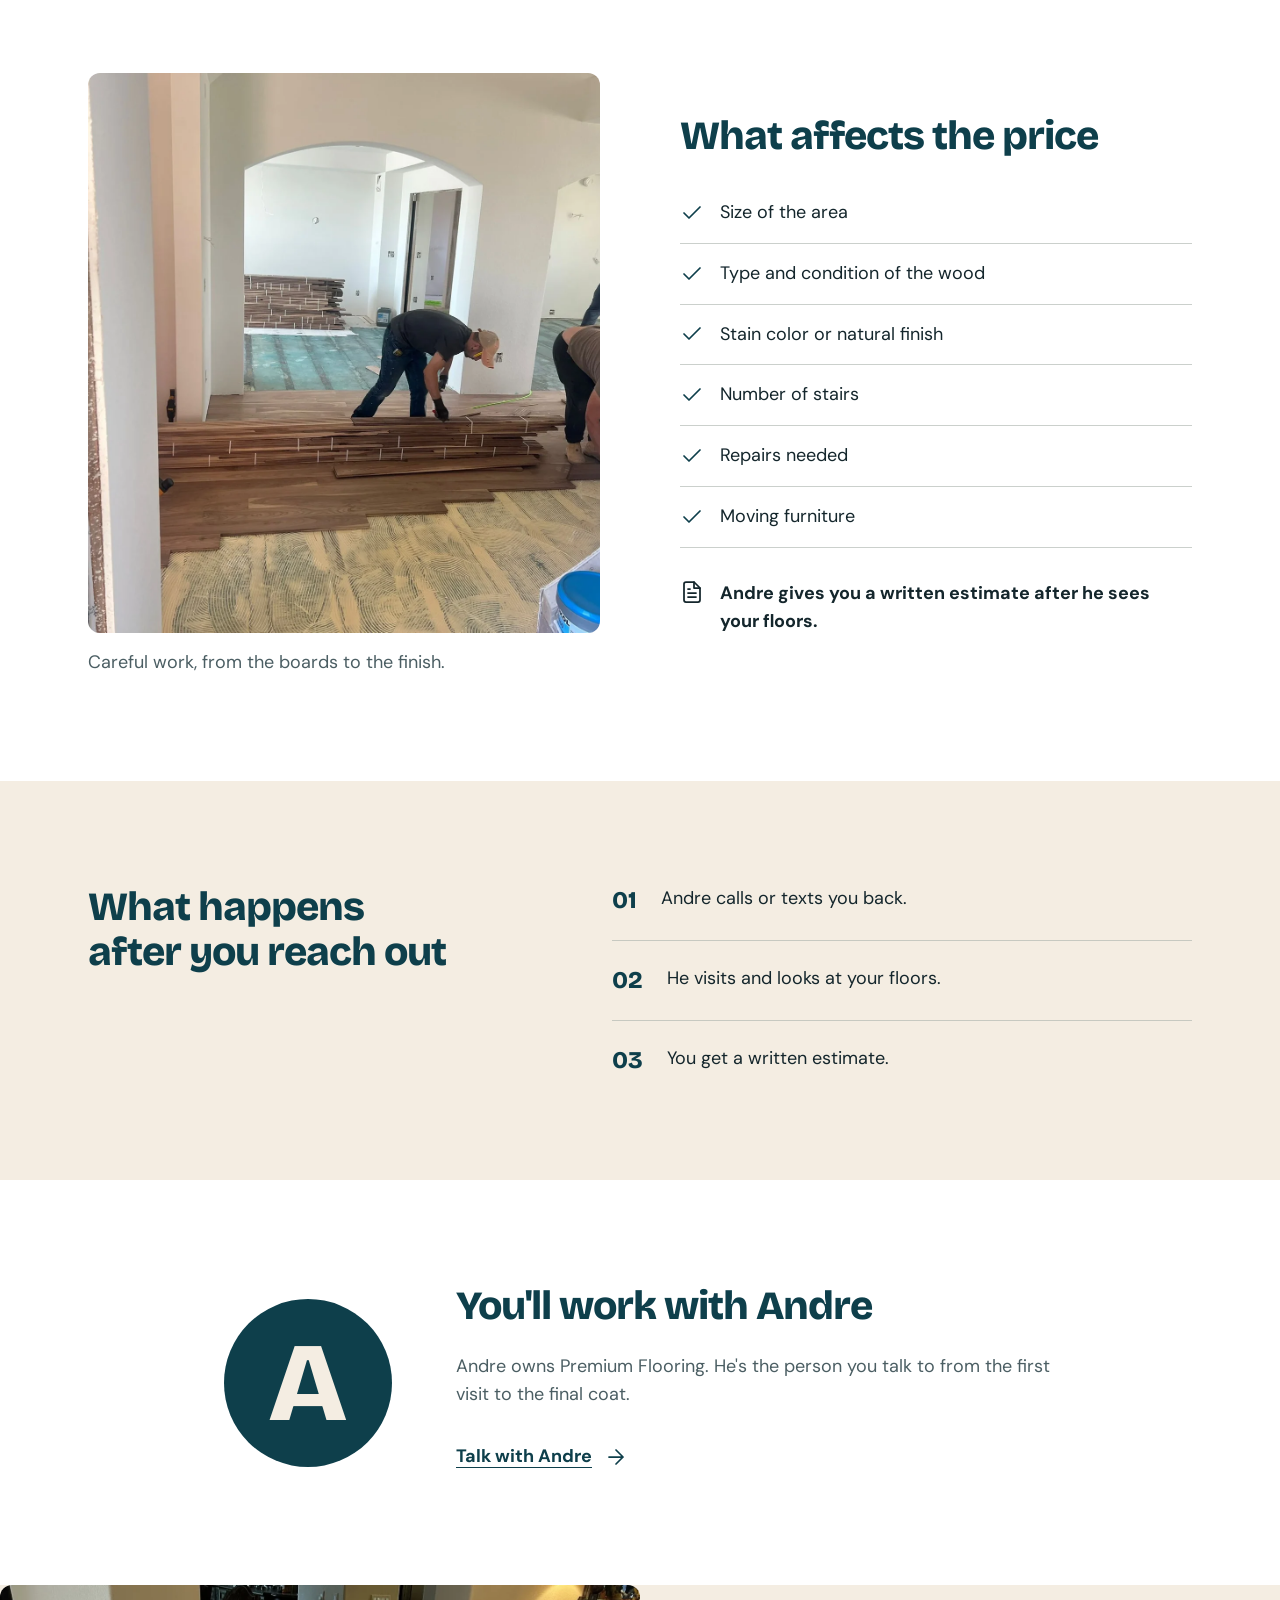
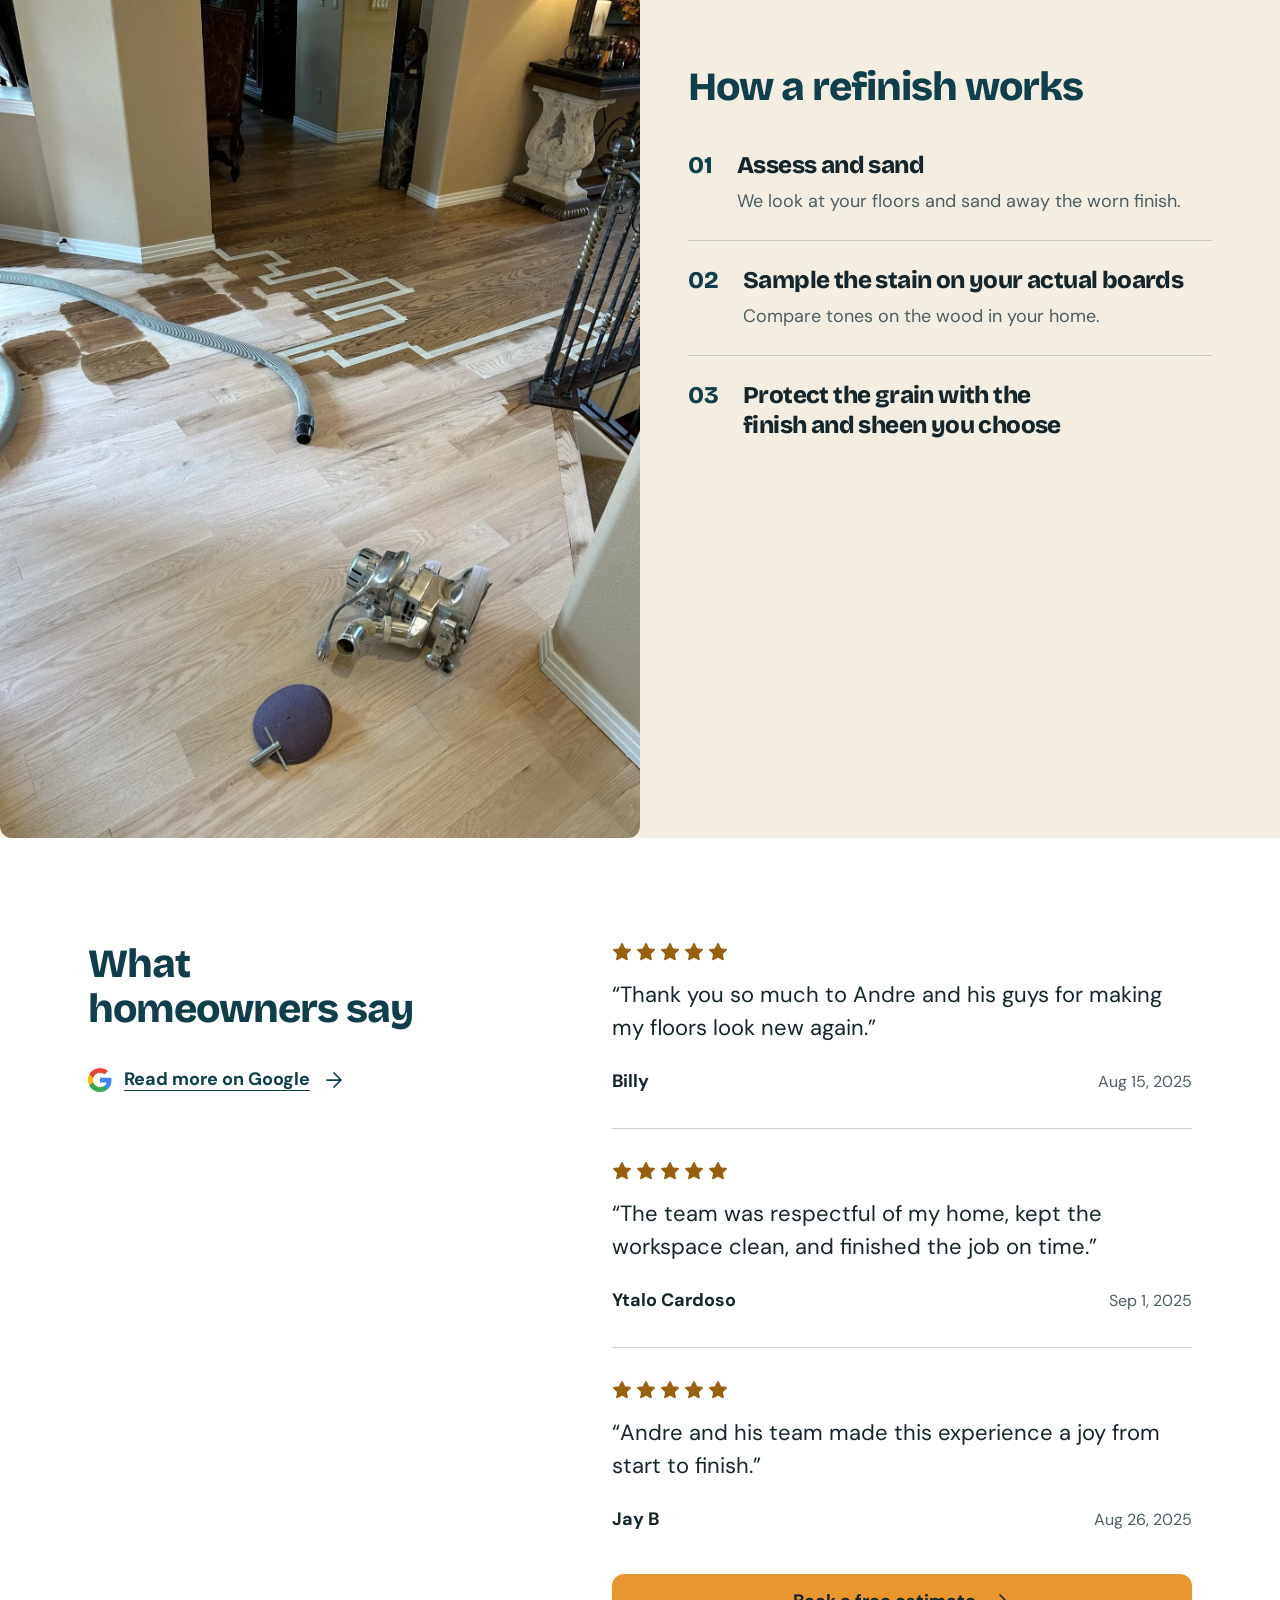
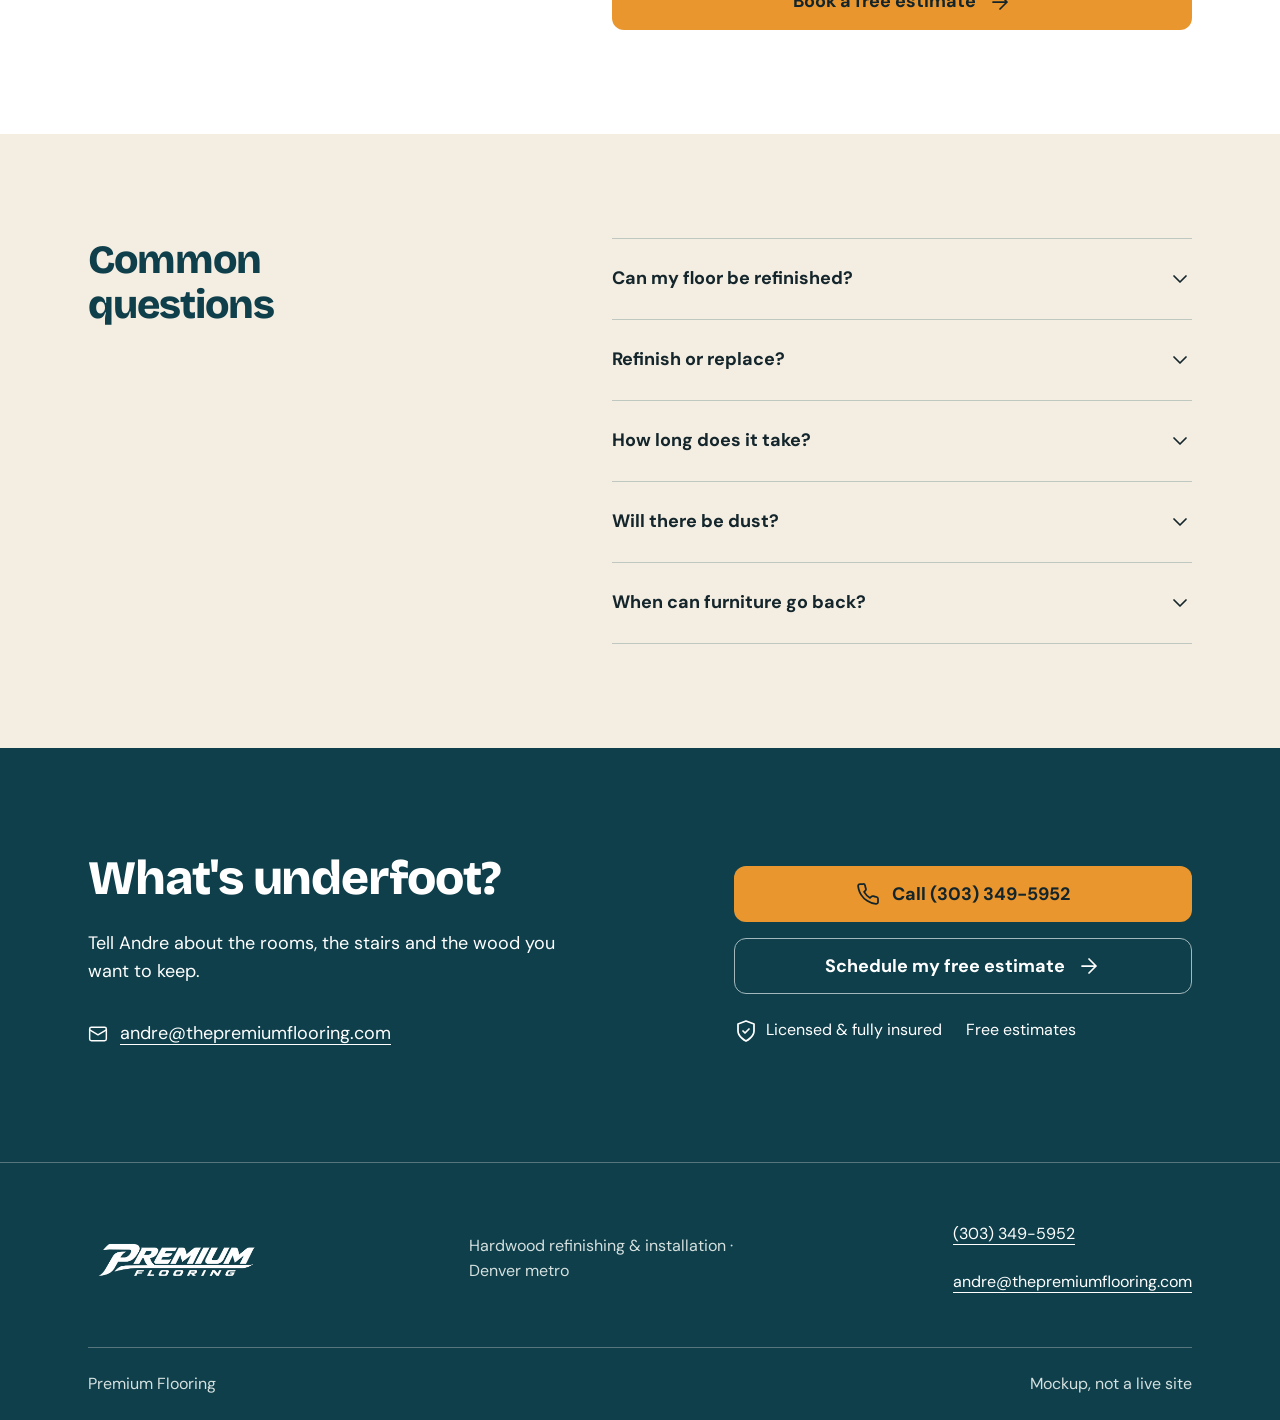
<file: petrol-amber/index.html>
<!doctype html>
<html lang="en">
<head>
  <meta charset="utf-8"><meta name="robots" content="noindex,nofollow">
  <meta name="viewport" content="width=device-width, initial-scale=1">
  <meta name="theme-color" content="#0E3F4B">
  <meta name="color-scheme" content="light">
  <meta name="description" content="Hardwood floor refinishing, stairs and installation across Denver metro. Talk with Andre at Premium Flooring for a free estimate.">
  <title>Premium Flooring · Petrol &amp; Amber</title>
  <link rel="preload" href="../shared/fonts/bricolagegrotesque-normal-800.ttf" as="font" type="font/ttf" crossorigin>
  <link rel="stylesheet" href="style.css">
  <script src="../shared/estimate-sms.js" defer></script>
  <script src="script.js" defer></script>
</head>
<body>
  <a class="skip-link" href="#main">Skip to content</a>
  <a class="all-options" href="../index.html"><svg class="icon" aria-hidden="true"><use href="../shared/icons.svg#arrow-left"/></svg> All options</a>
  <header class="site-header">
    <div class="wrap header-main">
      <a class="brand" href="#main" aria-label="Premium Flooring home"><img src="../shared/img/logo-white.png" width="680" height="227" alt="Premium Flooring"></a>
      <a class="header-phone" href="tel:+13033495952"><svg class="icon" aria-hidden="true"><use href="../shared/icons.svg#phone"/></svg><span>(303) 349-5952</span></a>
      <a class="button primary header-estimate" href="#estimate"><svg class="icon" aria-hidden="true"><use href="../shared/icons.svg#calendar"/></svg> Book estimate</a>
      <button class="menu-toggle" type="button" aria-label="Open menu" aria-expanded="false" aria-controls="site-menu"><svg class="icon" aria-hidden="true"><use href="../shared/icons.svg#menu"/></svg></button>
    </div>
    <nav id="site-menu" class="site-menu" aria-label="Main navigation" hidden><div class="wrap menu-links"><a href="#services">Flooring &amp; stairs</a><a href="#projects">Recent work</a><a href="#andre">Meet Andre</a><a href="#questions">Common questions</a><a href="#estimate">Get a free estimate</a></div></nav>
  </header>
  <main id="main">
    <section class="hero" aria-labelledby="hero-title">
      <img class="hero-image" src="../shared/img/window-wall.webp" width="1600" height="1200" alt="Refinished wood floor in a light-filled great room with tall windows and a stone fireplace" fetchpriority="high">
      <div class="hero-shade"></div>
      <div class="wrap hero-content">
        <h1 id="hero-title">Keep the wood.<br>Renew the finish.</h1>
        <p>We sand and refinish hardwood floors across Denver metro, with nearly ten years of local experience.</p>
        <div class="actions"><a class="button primary" href="tel:+13033495952"><svg class="icon" aria-hidden="true"><use href="../shared/icons.svg#phone"/></svg>Call (303) 349-5952</a><a class="button secondary on-dark" href="#estimate">Get a free estimate<svg class="icon" aria-hidden="true"><use href="../shared/icons.svg#arrow-right"/></svg></a></div>
      </div>
    </section>
    <div class="trust-line wrap" aria-label="Our commitments"><span><svg class="icon" aria-hidden="true"><use href="../shared/icons.svg#shield-check"/></svg>Licensed &amp; fully insured</span><span><svg class="icon" aria-hidden="true"><use href="../shared/icons.svg#file-text"/></svg>Free estimates</span><span><svg class="icon" aria-hidden="true"><use href="../shared/icons.svg#map-pin"/></svg>Denver metro</span></div>

    <section id="services" class="section wrap services">
      <div class="section-intro"><h2>What can we help with?</h2><p>From the floor you already love to the stairs you use every day.</p></div>
      <div class="service-list">
        <a class="service" href="#estimate" data-job="Refinish my floors"><img src="../shared/img/window-wall.webp" width="1600" height="1200" loading="lazy" alt="Richly finished hardwood boards in a great room"><div><h3>Refinish my floors</h3><p>Sand away the worn finish and bring back the wood.</p></div><svg class="icon" aria-hidden="true"><use href="../shared/icons.svg#arrow-right"/></svg></a>
        <a class="service" href="#estimate" data-job="Fix up my stairs"><img src="../shared/img/fan-stair.webp" width="1600" height="1200" loading="lazy" alt="Wood treads on a turning staircase"><div><h3>Fix up my stairs</h3><p>Refinish existing treads or fit new ones.</p></div><svg class="icon" aria-hidden="true"><use href="../shared/icons.svg#arrow-right"/></svg></a>
        <a class="service" href="#estimate" data-job="Install new floors"><img src="../shared/img/board-layout.webp" width="1700" height="1275" loading="lazy" alt="Wood boards laid out for a flooring installation"><div><h3>Install new floors</h3><p>Solid and engineered hardwood, laminate and vinyl.</p></div><svg class="icon" aria-hidden="true"><use href="../shared/icons.svg#arrow-right"/></svg></a>
        <a class="button primary service-cta" href="#estimate">Book a free estimate<svg class="icon" aria-hidden="true"><use href="../shared/icons.svg#arrow-right"/></svg></a>
      </div>
    </section>

    <section id="estimate" class="section sand">
      <div class="wrap estimate-layout">
        <div class="estimate-intro"><h2>Get a fast, custom estimate</h2><p>Tell Andre a little about your project. Review your request, then send it to him by text.</p><p class="estimate-note"><svg class="icon" aria-hidden="true"><use href="../shared/icons.svg#message"/></svg>You choose when to send.</p></div>
        <div class="wizard">
          <div class="progress-header"><p id="step-status" aria-live="polite">Step 1 of 5</p><span>Free estimate</span></div>
          <div class="progress-track" role="progressbar" aria-label="Estimate progress" aria-valuemin="0" aria-valuemax="5" aria-valuenow="1"><span id="progress-fill"></span></div>
          <form id="estimate-form" novalidate>
            <fieldset data-step="0"><legend tabindex="-1">What do you need?</legend><div class="job-options">
              <label class="choice"><input type="radio" name="job" value="Refinish my floors" required aria-describedby="job-error"><svg class="icon" aria-hidden="true"><use href="../shared/icons.svg#brush"/></svg><span>Refinish my floors</span></label>
              <label class="choice"><input type="radio" name="job" value="Fix up my stairs" aria-describedby="job-error"><svg class="icon" aria-hidden="true"><use href="../shared/icons.svg#stairs"/></svg><span>Fix up my stairs</span></label>
              <label class="choice"><input type="radio" name="job" value="Install new floors" aria-describedby="job-error"><svg class="icon" aria-hidden="true"><use href="../shared/icons.svg#layers"/></svg><span>Install new floors</span></label>
              <label class="choice"><input type="radio" name="job" value="Repairs" aria-describedby="job-error"><svg class="icon" aria-hidden="true"><use href="../shared/icons.svg#hammer"/></svg><span>Repairs</span></label>
            </div><p class="field-error" id="job-error" aria-live="polite"></p></fieldset>
            <fieldset data-step="1" hidden><legend tabindex="-1">Where is the home?</legend><label for="zip">ZIP code</label><input id="zip" name="zip" type="text" inputmode="numeric" autocomplete="postal-code" maxlength="5" required aria-describedby="zip-error"><p class="field-error" id="zip-error" aria-live="polite"></p></fieldset>
            <fieldset data-step="2" hidden><legend tabindex="-1">Which rooms, and about how big?</legend><p class="field-hint">Select any rooms that apply.</p><div class="room-chips">
              <label><input type="checkbox" name="rooms" value="Living room"><span>Living room</span></label><label><input type="checkbox" name="rooms" value="Dining room"><span>Dining room</span></label><label><input type="checkbox" name="rooms" value="Kitchen"><span>Kitchen</span></label><label><input type="checkbox" name="rooms" value="Bedrooms"><span>Bedrooms</span></label><label><input type="checkbox" name="rooms" value="Hallway"><span>Hallway</span></label><label><input type="checkbox" name="rooms" value="Stairs"><span>Stairs</span></label>
            </div><label for="size">Approximate size (sq ft) <span class="optional">Optional</span></label><input id="size" name="size" type="number" min="1" step="1" inputmode="numeric" aria-describedby="size-error"><p class="field-error" id="size-error" aria-live="polite"></p><div id="stairs-field" hidden><label for="stairs">Number of stairs <span class="optional">Optional</span></label><input id="stairs" name="stairs" type="number" min="1" step="1" inputmode="numeric" aria-describedby="stairs-error"><p class="field-error" id="stairs-error" aria-live="polite"></p></div></fieldset>
            <fieldset data-step="3" hidden><legend tabindex="-1">Photos help Andre quote faster.</legend><p class="field-hint">You can add photos in the text message on the last step.</p><label class="choice"><input type="radio" name="photo" value="yes"><svg class="icon" aria-hidden="true"><use href="../shared/icons.svg#camera"/></svg><span>Yes, I'll attach photos to the text</span></label><label class="choice"><input type="radio" name="photo" value="no" checked><span>No photos right now</span></label></fieldset>
            <fieldset data-step="4" hidden><legend tabindex="-1">How can Andre reach you?</legend><label for="customer-name">Name</label><input id="customer-name" name="name" autocomplete="name" required aria-describedby="name-error"><p class="field-error" id="name-error" aria-live="polite"></p><label for="phone">Phone</label><input id="phone" name="phone" type="tel" autocomplete="tel" required aria-describedby="phone-error"><p class="field-error" id="phone-error" aria-live="polite"></p><label for="notes">Notes <span class="optional">Optional</span></label><textarea id="notes" name="notes" rows="3"></textarea></fieldset>
            <div class="wizard-controls"><button id="back-button" class="button secondary" type="button" hidden><svg class="icon" aria-hidden="true"><use href="../shared/icons.svg#arrow-left"/></svg>Back</button><button id="next-button" class="button primary" type="submit">Continue<svg class="icon" aria-hidden="true"><use href="../shared/icons.svg#arrow-right"/></svg></button></div>
          </form>
          <div id="review" hidden><h3 tabindex="-1">Check your request</h3><pre id="message-preview"></pre><button id="change-answers" class="text-button" type="button">Change answers</button><button id="send-request" class="button primary" type="button"><svg class="icon" aria-hidden="true"><use href="../shared/icons.svg#message"/></svg>Text my request to Andre</button><p class="small-print">This opens your phone's text messages with everything filled in. Just press send.</p><a class="call-fallback" href="tel:+13033495952">Prefer to call? (303) 349-5952</a><div class="copy-fallback"><button id="copy-message" class="button secondary" type="button">Copy message</button><p>Text it to <a href="sms:+13033495952">(303) 349-5952</a>.</p><p id="copy-status" aria-live="polite"></p><label id="manual-copy-label" for="manual-copy" hidden>Select and copy your message:</label><textarea id="manual-copy" readonly rows="8" hidden></textarea></div></div>
          <noscript><p>Please call <a href="tel:+13033495952">(303) 349-5952</a> for an estimate. This form needs JavaScript.</p></noscript>
        </div>
      </div>
    </section>

    <section id="projects" class="section wrap projects">
      <div class="section-heading"><h2>Recent work in Denver-area homes</h2><p>Move the sliders to see the wood during the work and after the finish.</p></div>
      <div class="project-grid">
        <figure class="comparison-project"><div class="comparison" style="--position:50%"><img src="../shared/img/sanding.webp" width="1425" height="1900" loading="lazy" alt="Floor sanded back to bare wood while the old finish is removed"><img class="after-image" src="../shared/img/stone-fireplace.webp" width="1275" height="1700" loading="lazy" alt="Finished hardwood floor beside a stone fireplace"><span class="image-label during">During</span><span class="image-label after">After</span><div class="comparison-divider" aria-hidden="true"><span><svg class="icon" aria-hidden="true"><use href="../shared/icons.svg#arrow-left"/></svg><svg class="icon" aria-hidden="true"><use href="../shared/icons.svg#arrow-right"/></svg></span></div><input type="range" min="0" max="100" value="50" aria-label="Compare sanding during and after refinishing" aria-valuetext="50 percent of after image visible"></div><figcaption><strong>During: sanding the old finish</strong><span>After: a refinished floor by the stone fireplace.</span></figcaption></figure>
        <figure class="comparison-project"><div class="comparison" style="--position:50%"><img src="../shared/img/pale-stair.webp" width="1275" height="1700" loading="lazy" alt="Pale wood staircase during work"><img class="after-image" src="../shared/img/curved-steps.webp" width="1600" height="1200" loading="lazy" alt="Finished curved staircase with warm wood treads and white risers"><span class="image-label during">During</span><span class="image-label after">After</span><div class="comparison-divider" aria-hidden="true"><span><svg class="icon" aria-hidden="true"><use href="../shared/icons.svg#arrow-left"/></svg><svg class="icon" aria-hidden="true"><use href="../shared/icons.svg#arrow-right"/></svg></span></div><input type="range" min="0" max="100" value="50" aria-label="Compare staircase during and after work" aria-valuetext="50 percent of after image visible"></div><figcaption><strong>Curved staircase: wood treads</strong><span>From pale treads to the finished steps.</span></figcaption></figure>
        <figure><img src="../shared/img/window-wall.webp" width="1600" height="1200" loading="lazy" alt="Sanded and refinished great room floor with tall windows"><figcaption>Great room: sanded and refinished</figcaption></figure>
        <figure><img src="../shared/img/oak-kitchen.webp" width="900" height="1600" loading="lazy" alt="Refinished hardwood floor running through a kitchen"><figcaption>Kitchen: refinished floor</figcaption></figure>
        <figure><img src="../shared/img/walnut-stair.webp" width="1275" height="1700" loading="lazy" alt="Dark-stained wood staircase with white risers"><figcaption>Stairs: dark stain</figcaption></figure>
        <figure><img src="../shared/img/stain-library.webp" width="1600" height="1200" loading="lazy" alt="Different stain samples compared on real wood boards"><figcaption>Stain samples on the actual boards</figcaption></figure>
      </div>
      <div class="photo-strip" role="region" aria-label="More details from our work; scroll to see all six photos" tabindex="0">
        <img src="../shared/img/fitting-boards.webp" width="1425" height="1900" loading="lazy" alt="Fitting wood flooring boards into place"><img src="../shared/img/fitted-room.webp" width="823" height="617" loading="lazy" alt="A room with fitted hardwood flooring"><img src="../shared/img/light-filled-room.webp" width="1275" height="1700" loading="lazy" alt="Wood flooring in a bright room"><img src="../shared/img/spiral-treads.webp" width="1200" height="1600" loading="lazy" alt="Wood treads winding around a spiral stair"><img src="../shared/img/sunlit-boards.webp" width="736" height="920" loading="lazy" alt="Natural grain in sunlit wood boards"><img src="../shared/img/rail-detail.webp" width="1425" height="1900" loading="lazy" alt="A close view of staircase railing and woodwork">
      </div>
      <a class="button primary section-cta" href="#estimate">Book a free estimate<svg class="icon" aria-hidden="true"><use href="../shared/icons.svg#arrow-right"/></svg></a>
    </section>

    <section class="section sand tones"><div class="wrap"><div class="section-heading"><h2>Find your tone</h2><p>Compare tones on your actual boards.</p></div><div class="tone-strip"><figure><img src="../shared/img/stain-1.webp" width="215" height="350" loading="lazy" alt="Natural wood stain sample"><figcaption>Natural</figcaption></figure><figure><img src="../shared/img/stain-2.webp" width="215" height="350" loading="lazy" alt="Golden Oak wood stain sample"><figcaption>Golden Oak</figcaption></figure><figure><img src="../shared/img/stain-3.webp" width="215" height="350" loading="lazy" alt="Provincial wood stain sample"><figcaption>Provincial</figcaption></figure><figure><img src="../shared/img/stain-4.webp" width="215" height="350" loading="lazy" alt="Special Walnut wood stain sample"><figcaption>Special Walnut</figcaption></figure><figure><img src="../shared/img/stain-5.webp" width="215" height="350" loading="lazy" alt="Ebony wood stain sample"><figcaption>Ebony</figcaption></figure></div></div></section>

    <section class="section wrap price-layout"><figure class="price-photo"><img src="../shared/img/installation-team.webp" width="1700" height="1275" loading="lazy" alt="Premium Flooring team working on a wood floor installation"><figcaption>Careful work, from the boards to the finish.</figcaption></figure><div><h2>What affects the price</h2><ul class="check-list"><li><svg class="icon" aria-hidden="true"><use href="../shared/icons.svg#check"/></svg>Size of the area</li><li><svg class="icon" aria-hidden="true"><use href="../shared/icons.svg#check"/></svg>Type and condition of the wood</li><li><svg class="icon" aria-hidden="true"><use href="../shared/icons.svg#check"/></svg>Stain color or natural finish</li><li><svg class="icon" aria-hidden="true"><use href="../shared/icons.svg#check"/></svg>Number of stairs</li><li><svg class="icon" aria-hidden="true"><use href="../shared/icons.svg#check"/></svg>Repairs needed</li><li><svg class="icon" aria-hidden="true"><use href="../shared/icons.svg#check"/></svg>Moving furniture</li></ul><p class="written-estimate"><svg class="icon" aria-hidden="true"><use href="../shared/icons.svg#file-text"/></svg>Andre gives you a written estimate after he sees your floors.</p></div></section>

    <section class="section sand"><div class="wrap next-layout"><h2>What happens after you reach out</h2><ol class="numbered-list"><li><span>01</span><p>Andre calls or texts you back.</p></li><li><span>02</span><p>He visits and looks at your floors.</p></li><li><span>03</span><p>You get a written estimate.</p></li></ol></div></section>

    <section id="andre" class="section wrap andre-layout"><div class="monogram" aria-hidden="true">A</div><div><h2>You'll work with Andre</h2><p>Andre owns Premium Flooring. He's the person you talk to from the first visit to the final coat.</p><a class="text-link" href="tel:+13033495952">Talk with Andre<svg class="icon" aria-hidden="true"><use href="../shared/icons.svg#arrow-right"/></svg></a></div></section>

    <section class="process-section"><div class="process-photo"><img src="../shared/img/sanding.webp" width="1425" height="1900" loading="lazy" alt="Sanding equipment and test patches on a hardwood floor"></div><div class="process-copy"><h2>How a refinish works</h2><ol class="numbered-list"><li><span>01</span><div><h3>Assess and sand</h3><p>We look at your floors and sand away the worn finish.</p></div></li><li><span>02</span><div><h3>Sample the stain on your actual boards</h3><p>Compare tones on the wood in your home.</p></div></li><li><span>03</span><div><h3>Protect the grain with the finish and sheen you choose</h3></div></li></ol></div></section>

    <section id="reviews" class="section wrap reviews"><div class="section-intro"><h2>What homeowners say</h2><a class="text-link" href="#reviews"><svg class="icon" aria-hidden="true"><use href="../shared/icons.svg#google"/></svg>Read more on Google<svg class="icon" aria-hidden="true"><use href="../shared/icons.svg#arrow-right"/></svg></a></div><div class="review-list">
      <figure><div class="stars" role="img" aria-label="5 out of 5 stars"><svg class="icon" aria-hidden="true"><use href="../shared/icons.svg#star"/></svg><svg class="icon" aria-hidden="true"><use href="../shared/icons.svg#star"/></svg><svg class="icon" aria-hidden="true"><use href="../shared/icons.svg#star"/></svg><svg class="icon" aria-hidden="true"><use href="../shared/icons.svg#star"/></svg><svg class="icon" aria-hidden="true"><use href="../shared/icons.svg#star"/></svg></div><blockquote>“Thank you so much to Andre and his guys for making my floors look new again.”</blockquote><figcaption>Billy <span>Aug 15, 2025</span></figcaption></figure>
      <figure><div class="stars" role="img" aria-label="5 out of 5 stars"><svg class="icon" aria-hidden="true"><use href="../shared/icons.svg#star"/></svg><svg class="icon" aria-hidden="true"><use href="../shared/icons.svg#star"/></svg><svg class="icon" aria-hidden="true"><use href="../shared/icons.svg#star"/></svg><svg class="icon" aria-hidden="true"><use href="../shared/icons.svg#star"/></svg><svg class="icon" aria-hidden="true"><use href="../shared/icons.svg#star"/></svg></div><blockquote>“The team was respectful of my home, kept the workspace clean, and finished the job on time.”</blockquote><figcaption>Ytalo Cardoso <span>Sep 1, 2025</span></figcaption></figure>
      <figure><div class="stars" role="img" aria-label="5 out of 5 stars"><svg class="icon" aria-hidden="true"><use href="../shared/icons.svg#star"/></svg><svg class="icon" aria-hidden="true"><use href="../shared/icons.svg#star"/></svg><svg class="icon" aria-hidden="true"><use href="../shared/icons.svg#star"/></svg><svg class="icon" aria-hidden="true"><use href="../shared/icons.svg#star"/></svg><svg class="icon" aria-hidden="true"><use href="../shared/icons.svg#star"/></svg></div><blockquote>“Andre and his team made this experience a joy from start to finish.”</blockquote><figcaption>Jay B <span>Aug 26, 2025</span></figcaption></figure>
      <a class="button primary" href="#estimate">Book a free estimate<svg class="icon" aria-hidden="true"><use href="../shared/icons.svg#arrow-right"/></svg></a>
    </div></section>

    <section id="questions" class="section sand"><div class="wrap faq-layout"><h2>Common questions</h2><div class="faq-list">
      <details><summary>Can my floor be refinished?<svg class="icon" aria-hidden="true"><use href="../shared/icons.svg#chevron-down"/></svg></summary><p>Usually, if the boards are solid wood or thick enough engineered wood; Andre checks the wear and past sanding at the visit.</p></details>
      <details><summary>Refinish or replace?<svg class="icon" aria-hidden="true"><use href="../shared/icons.svg#chevron-down"/></svg></summary><p>If the boards are sound, refinishing is usually the simpler option; we'll tell you honestly at the visit.</p></details>
      <details><summary>How long does it take?<svg class="icon" aria-hidden="true"><use href="../shared/icons.svg#chevron-down"/></svg></summary><p>It depends on the size, stain and finish; you'll get a timeline with your written estimate.</p></details>
      <details><summary>Will there be dust?<svg class="icon" aria-hidden="true"><use href="../shared/icons.svg#chevron-down"/></svg></summary><p>Sanding makes dust; we'll explain how we contain it and clean up.</p></details>
      <details><summary>When can furniture go back?<svg class="icon" aria-hidden="true"><use href="../shared/icons.svg#chevron-down"/></svg></summary><p>It depends on the finish; Andre will tell you walking, furniture and rug timing.</p></details>
    </div></div></section>

    <section class="section final-band"><div class="wrap final-layout"><div><h2>What's underfoot?</h2><p>Tell Andre about the rooms, the stairs and the wood you want to keep.</p><a class="email-link" href="mailto:andre@thepremiumflooring.com"><svg class="icon" aria-hidden="true"><use href="../shared/icons.svg#mail"/></svg>andre@thepremiumflooring.com</a></div><div><div class="final-actions"><a class="button primary" href="tel:+13033495952"><svg class="icon" aria-hidden="true"><use href="../shared/icons.svg#phone"/></svg>Call (303) 349-5952</a><a class="button secondary on-dark" href="#estimate">Schedule my free estimate<svg class="icon" aria-hidden="true"><use href="../shared/icons.svg#arrow-right"/></svg></a></div><p class="final-trust"><span><svg class="icon" aria-hidden="true"><use href="../shared/icons.svg#shield-check"/></svg>Licensed &amp; fully insured</span><span>Free estimates</span></p></div></div></section>
  </main>
  <footer class="site-footer"><div class="wrap footer-main"><a class="brand" href="#main" aria-label="Premium Flooring home"><img src="../shared/img/logo-white.png" width="680" height="227" loading="lazy" alt="Premium Flooring"></a><p>Hardwood refinishing &amp; installation · Denver metro</p><div><a href="tel:+13033495952">(303) 349-5952</a><a href="mailto:andre@thepremiumflooring.com">andre@thepremiumflooring.com</a></div></div><div class="wrap footer-bottom"><span>Premium Flooring</span><span>Mockup, not a live site</span></div></footer>
  <nav class="bottom-bar" aria-label="Quick contact"><a class="button secondary on-dark" href="tel:+13033495952"><svg class="icon" aria-hidden="true"><use href="../shared/icons.svg#phone"/></svg>Call</a><a class="button secondary on-dark" href="sms:+13033495952"><svg class="icon" aria-hidden="true"><use href="../shared/icons.svg#message"/></svg>Text</a><a class="button primary" href="#estimate"><svg class="icon" aria-hidden="true"><use href="../shared/icons.svg#calendar"/></svg>Book estimate</a></nav>
</body>
</html>
</file>
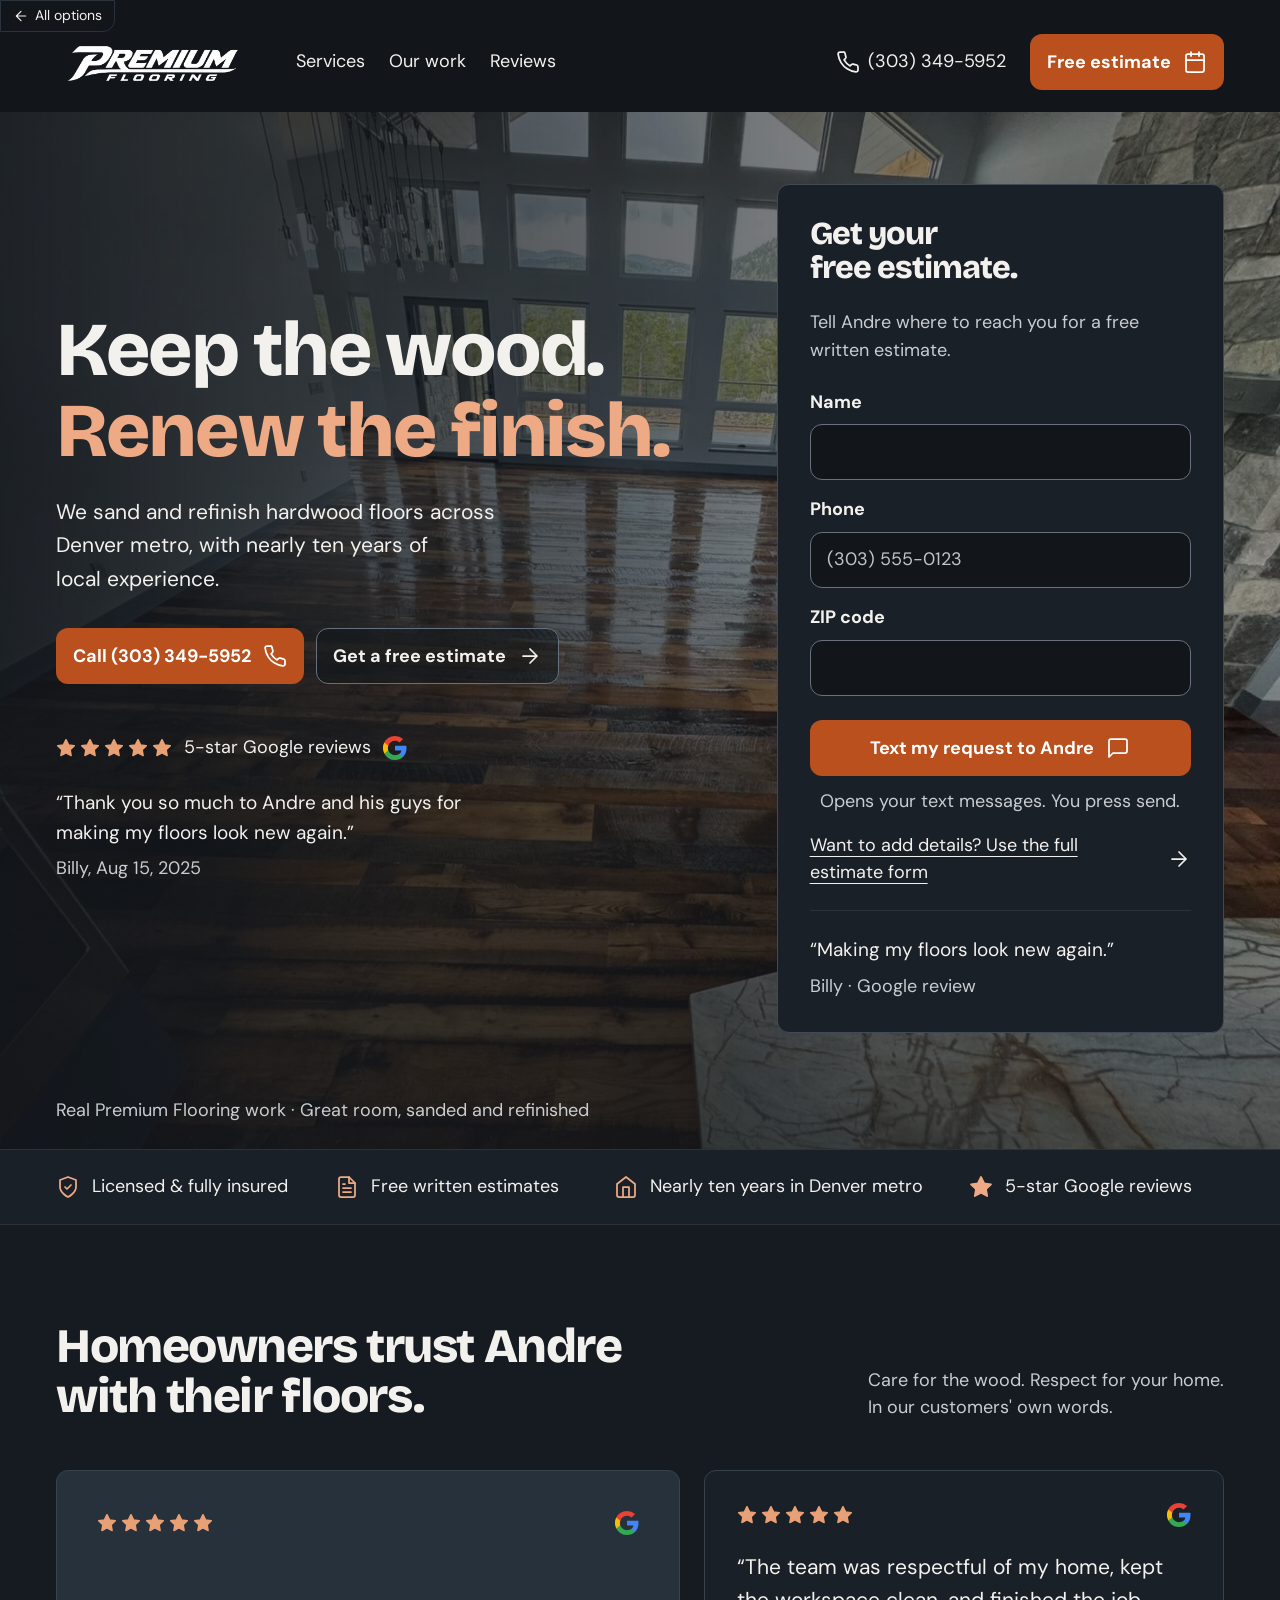
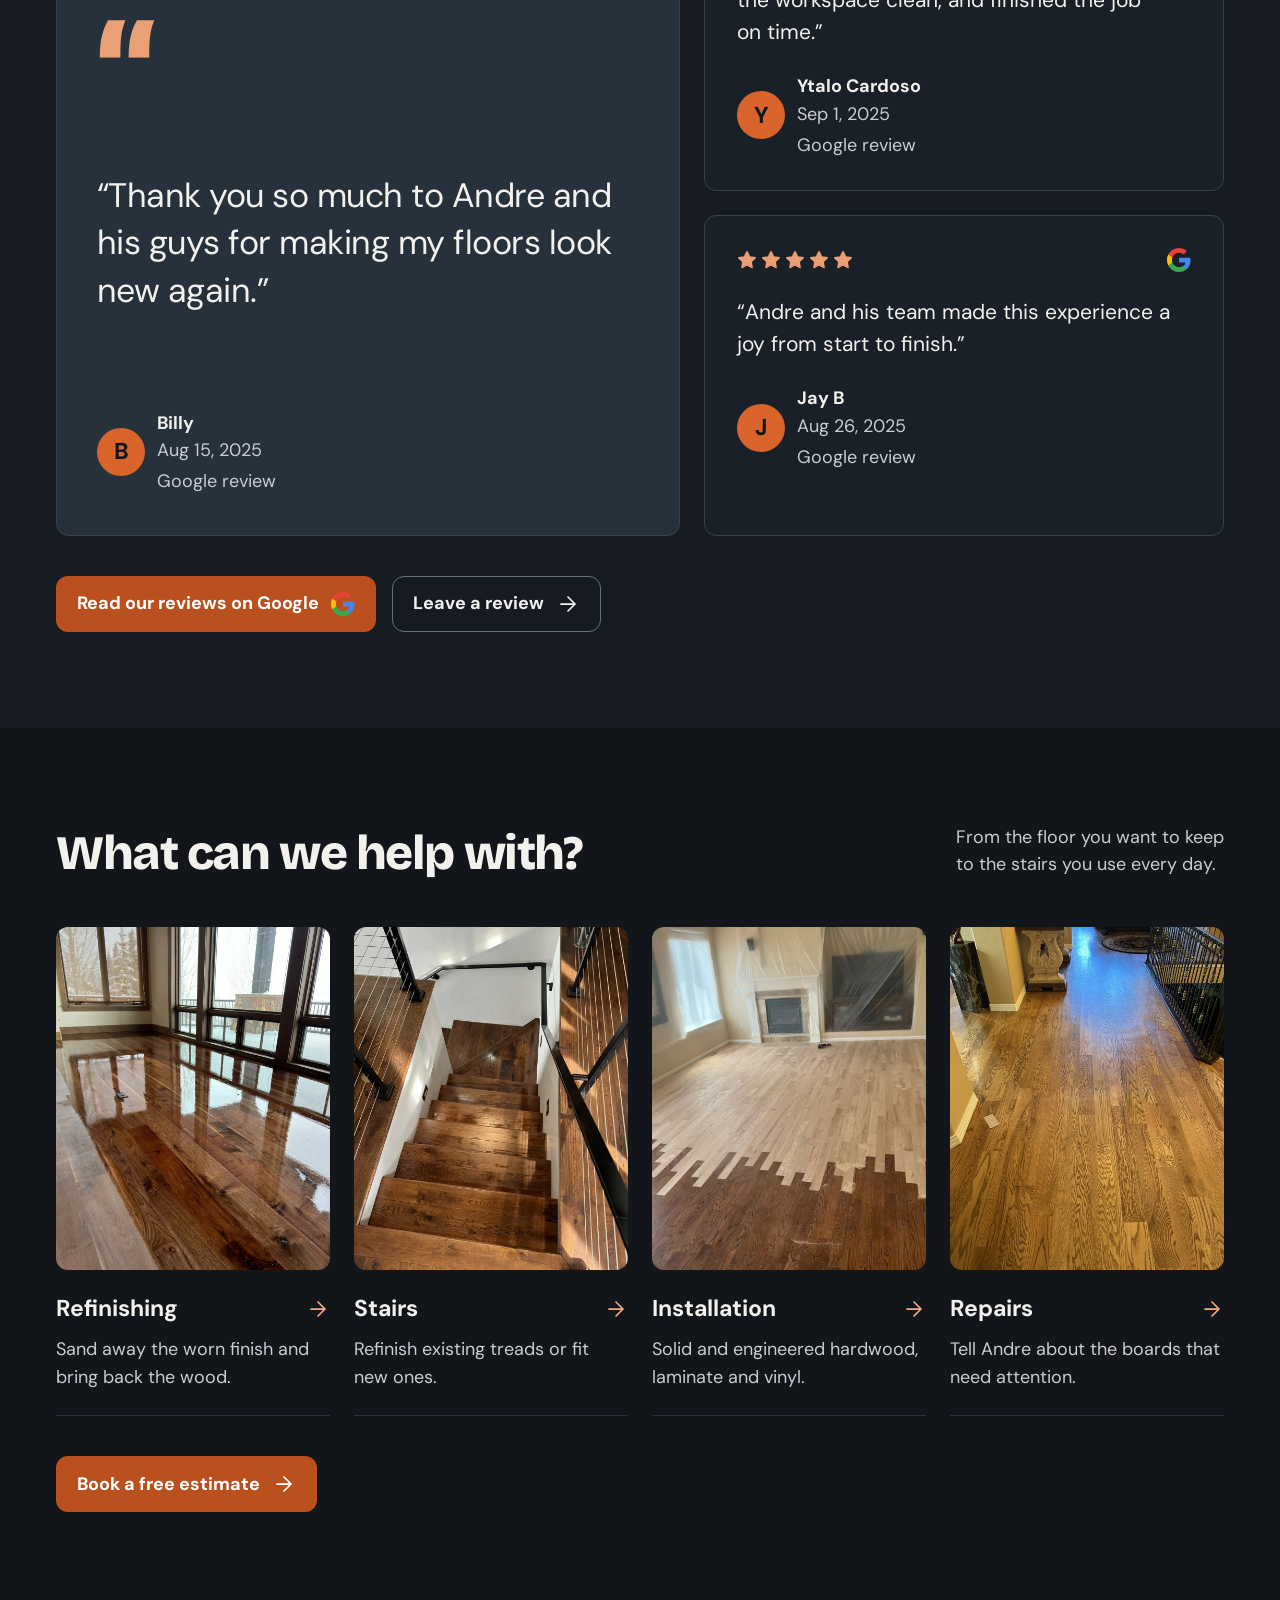
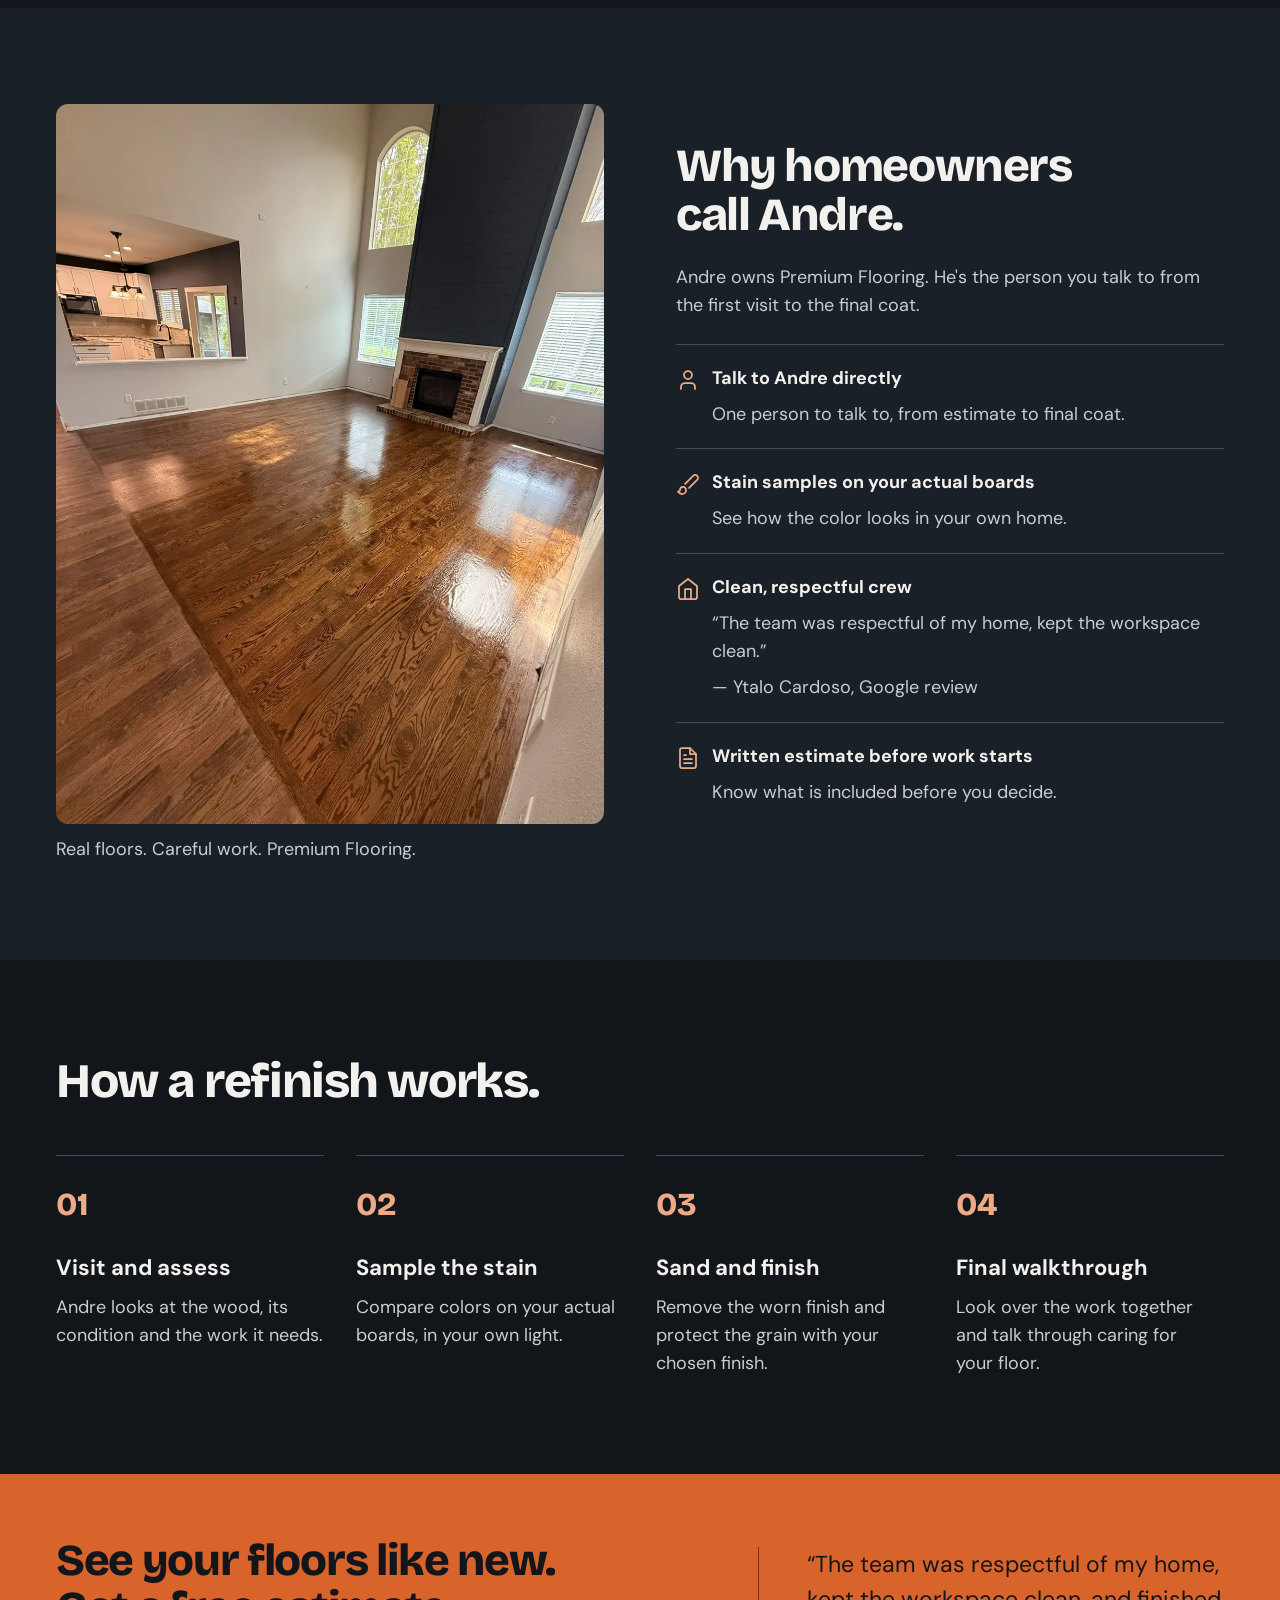
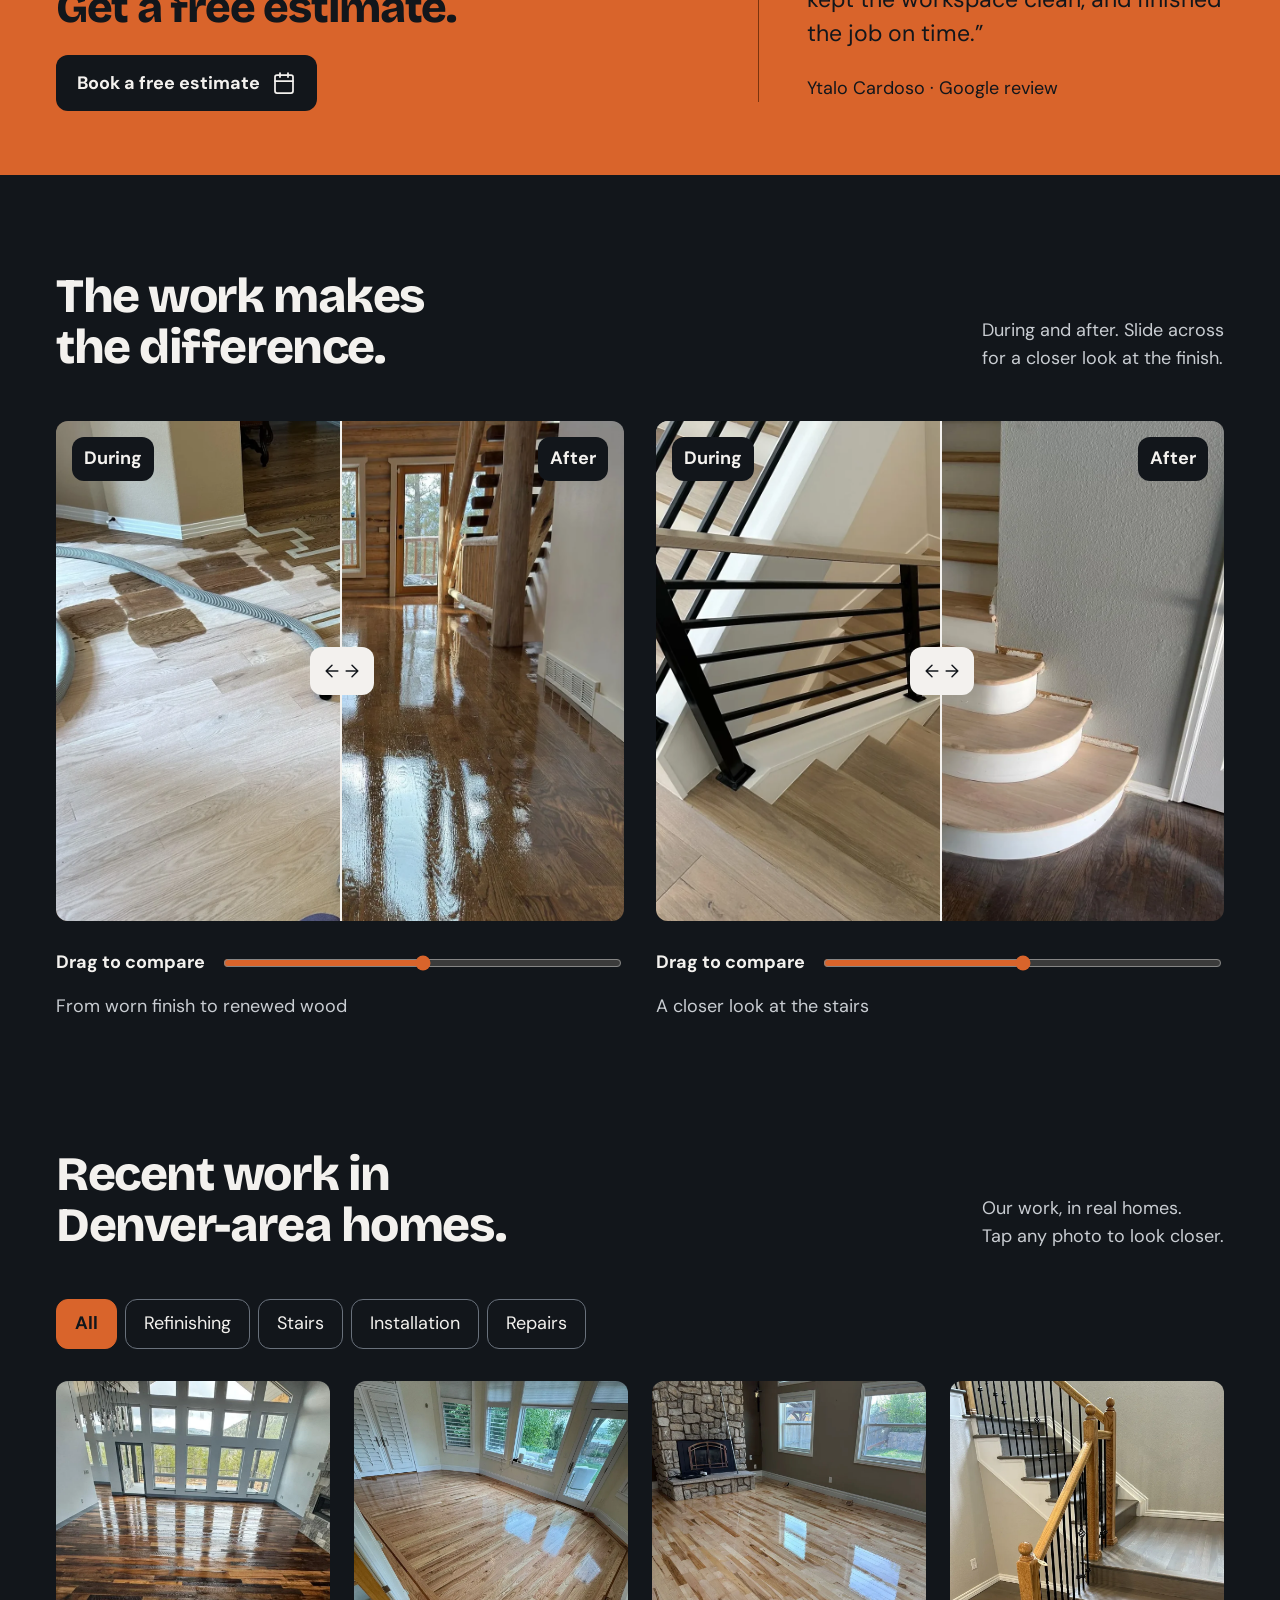
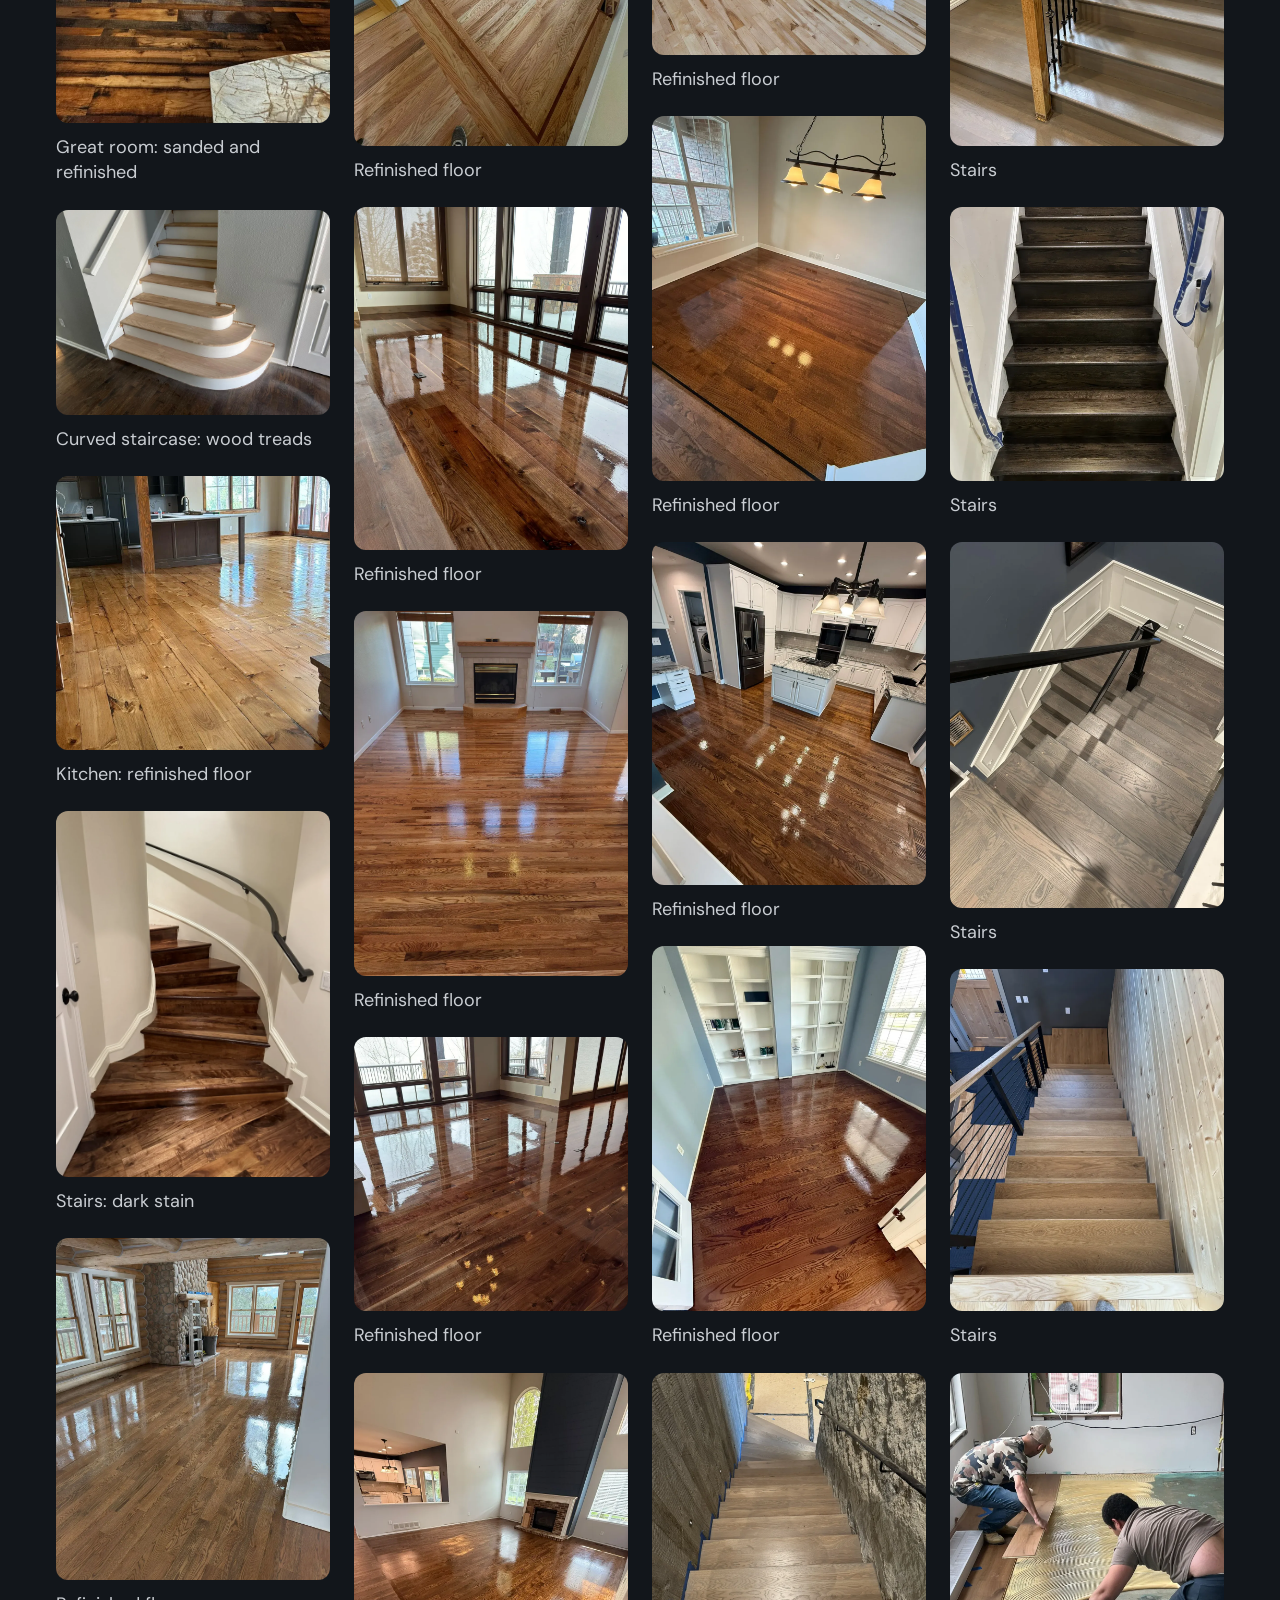
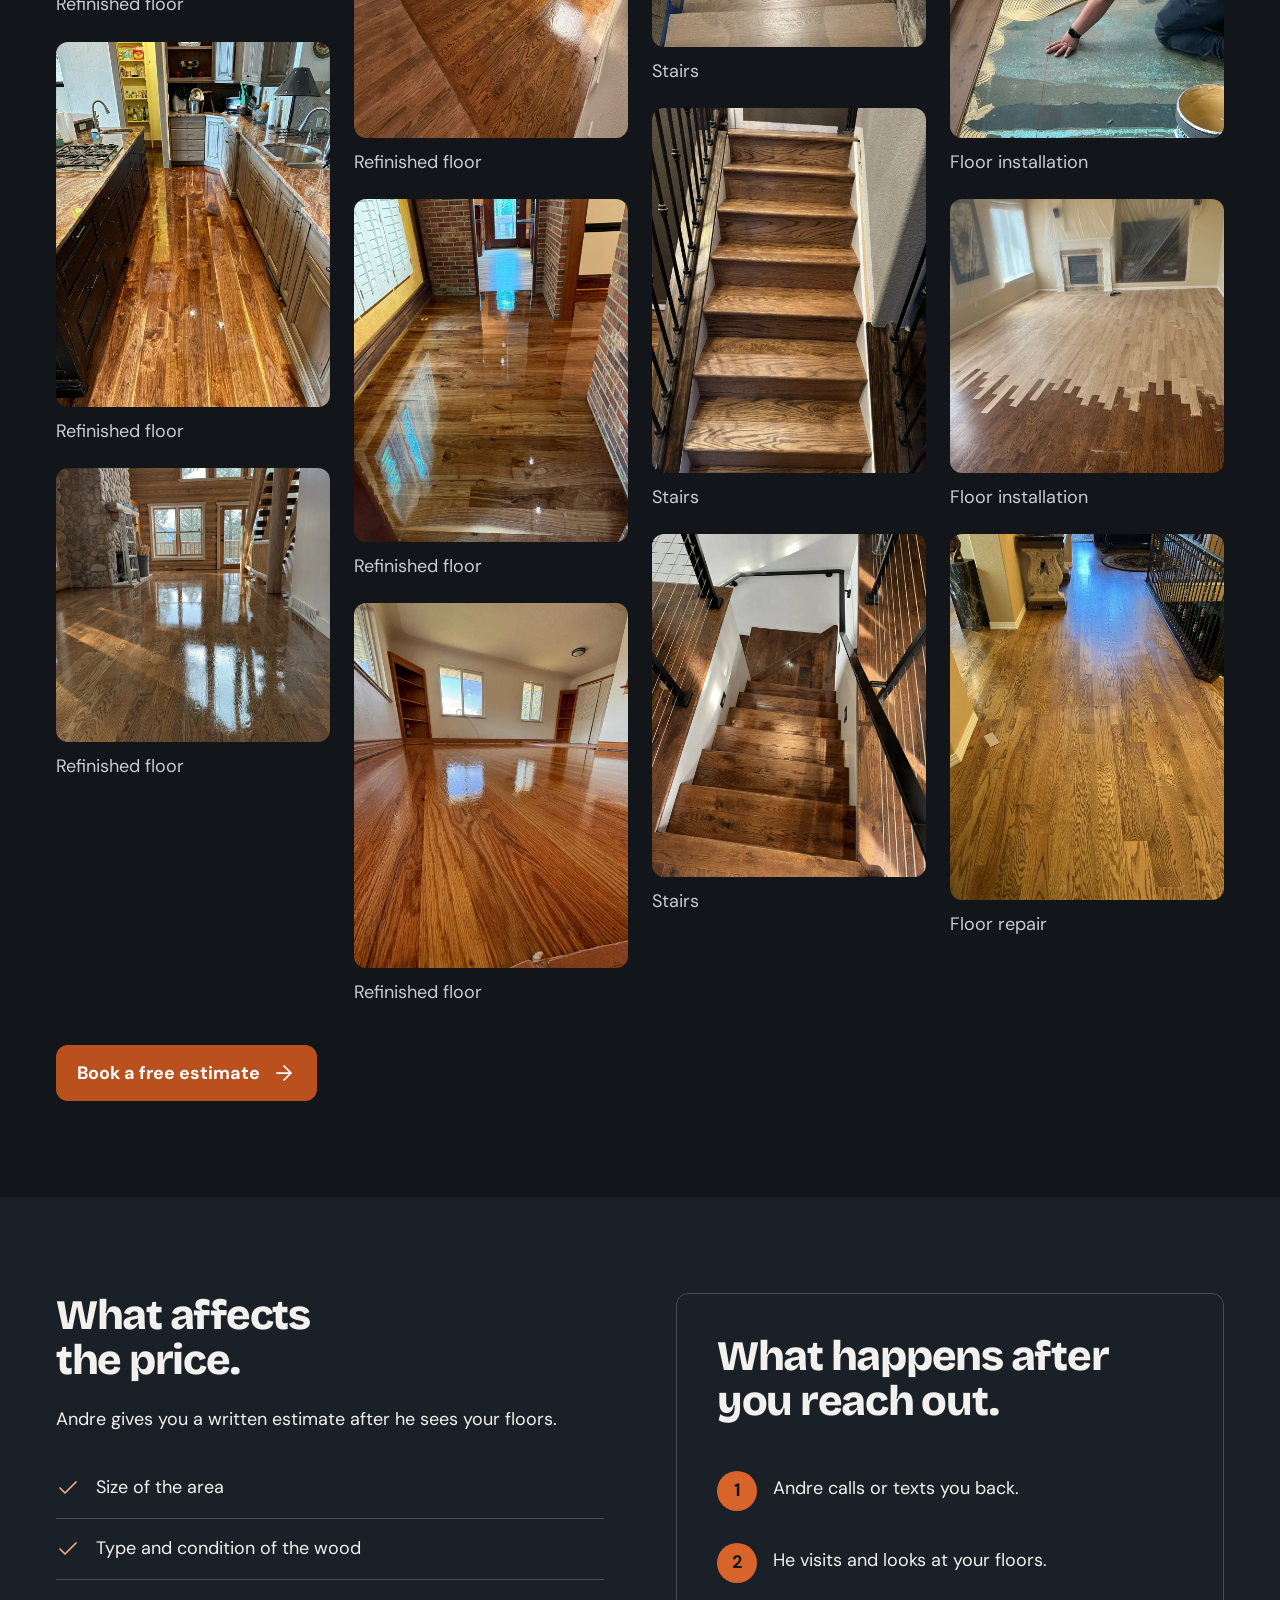
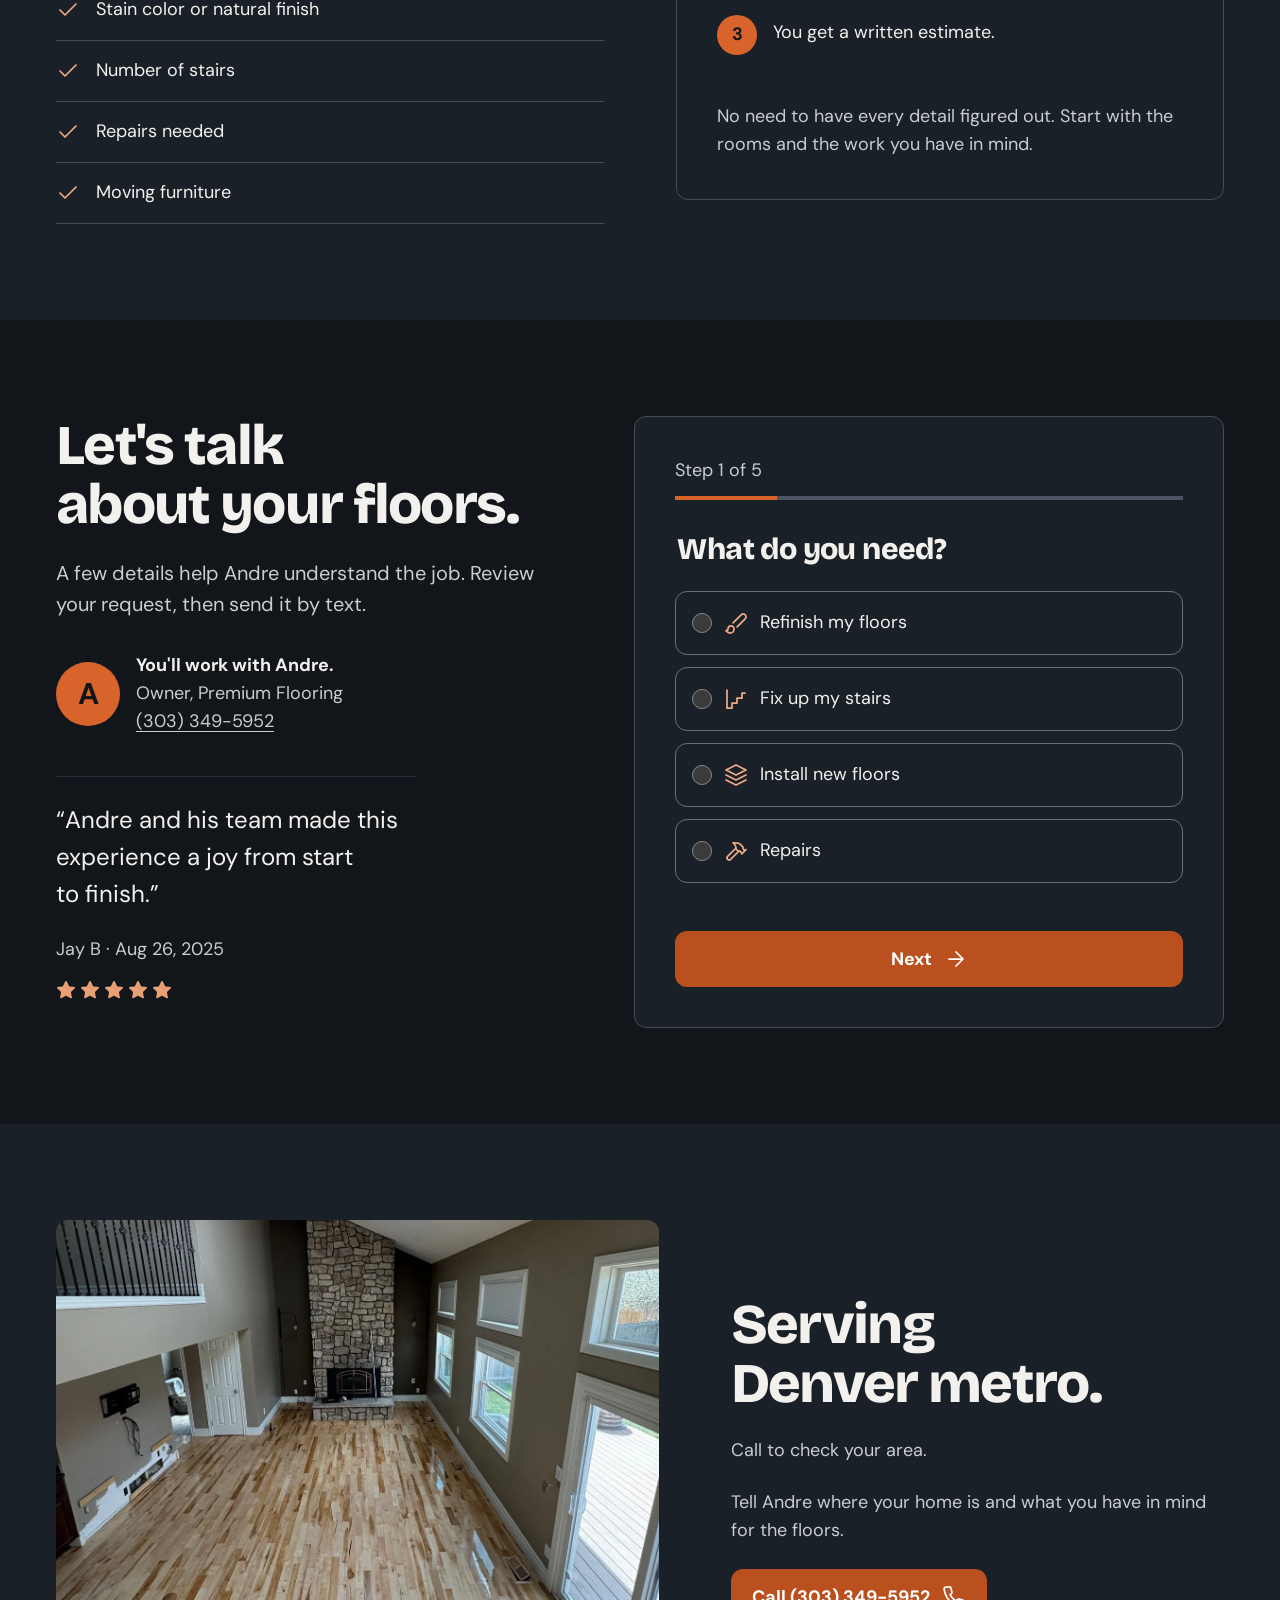
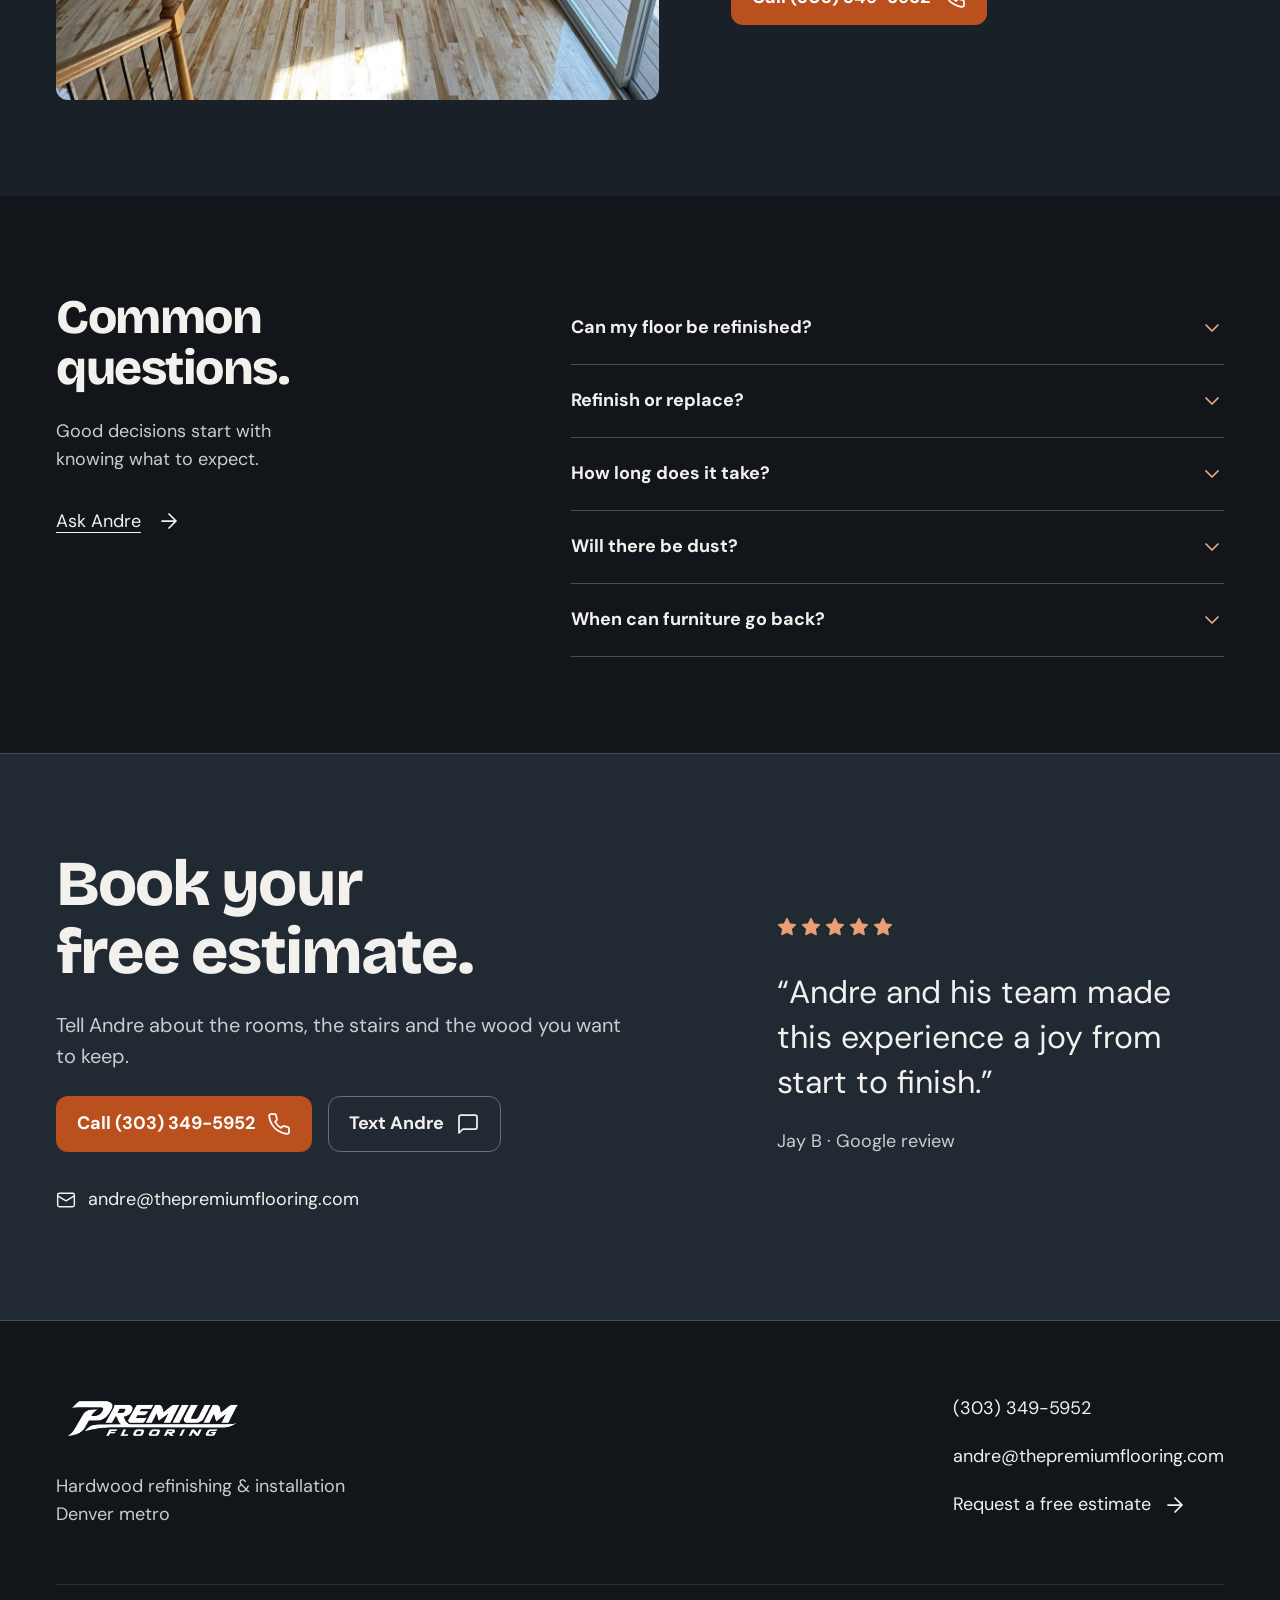
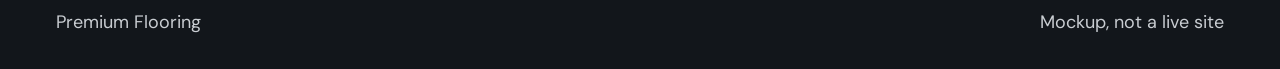
<file: proven-craft/index.html>
<!doctype html>
<html lang="en"><head><meta charset="utf-8"><meta name="robots" content="noindex,nofollow"><meta name="viewport" content="width=device-width,initial-scale=1"><meta name="theme-color" content="#12161B"><meta name="description" content="Hardwood refinishing, stairs, installation and repairs across Denver metro. Work directly with Andre at Premium Flooring. Request a free written estimate."><title>Premium Flooring · Proven Craft</title><link rel="preload" href="../shared/fonts/bricolagegrotesque-normal-800.ttf" as="font" type="font/ttf" crossorigin><link rel="stylesheet" href="style.css"><script src="../shared/estimate-sms.js" defer></script><script src="script.js" defer></script></head>
<body><a class="skip-link" href="#main">Skip to content</a><a class="all-options" href="../index.html"><svg class="icon " aria-hidden="true"><use href="../shared/icons.svg#arrow-left"/></svg>All options</a>
<header class="site-header"><div class="wrap header-inner"><a class="brand" href="#" aria-label="Premium Flooring home"><img src="../shared/img/logo-white.png" width="680" height="227" alt="Premium Flooring" class="" fetchpriority="high"></a><nav class="desktop-nav" aria-label="Main navigation"><a href="#services">Services</a><a href="#work">Our work</a><a href="#reviews">Reviews</a></nav><a class="header-phone" href="tel:+13033495952"><svg class="icon " aria-hidden="true"><use href="../shared/icons.svg#phone"/></svg><span>(303) 349-5952</span></a><a class="button primary" href="#estimate">Free estimate<svg class="icon " aria-hidden="true"><use href="../shared/icons.svg#calendar"/></svg></a><button class="icon-button menu-toggle" type="button" aria-label="Open navigation" aria-expanded="false" aria-controls="mobile-nav"><svg class="icon " aria-hidden="true"><use href="../shared/icons.svg#menu"/></svg></button></div><nav id="mobile-nav" class="mobile-nav" aria-label="Mobile navigation" hidden><a href="#services">Services</a><a href="#reviews">Homeowner reviews</a><a href="#work">Our work</a><a href="#estimate">Free estimate</a><a href="tel:+13033495952">Call (303) 349-5952</a></nav></header>
<main id="main"><section class="hero" aria-labelledby="hero-title"><img src="../shared/img/window-wall.webp" width="1600" height="1200" alt="Refinished wood floor in a light-filled great room with a wall of windows" class="hero-photo" fetchpriority="high"><div class="hero-shade"></div><div class="wrap hero-layout"><div class="hero-copy"><h1 id="hero-title">Keep the wood.<br><span>Renew the finish.</span></h1><p class="hero-description">We sand and refinish hardwood floors across Denver metro, with nearly ten years of local experience.</p><div class="hero-actions"><a class="button primary" href="tel:+13033495952">Call (303) 349-5952<svg class="icon " aria-hidden="true"><use href="../shared/icons.svg#phone"/></svg></a><a class="button secondary" href="#estimate">Get a free estimate<svg class="icon " aria-hidden="true"><use href="../shared/icons.svg#arrow-right"/></svg></a></div><div class="hero-proof"><a class="review-pill" href="#reviews"><span class="stars" role="img" aria-label="5 out of 5 stars"><svg class="icon " aria-hidden="true"><use href="../shared/icons.svg#star"/></svg><svg class="icon " aria-hidden="true"><use href="../shared/icons.svg#star"/></svg><svg class="icon " aria-hidden="true"><use href="../shared/icons.svg#star"/></svg><svg class="icon " aria-hidden="true"><use href="../shared/icons.svg#star"/></svg><svg class="icon " aria-hidden="true"><use href="../shared/icons.svg#star"/></svg></span><span>5-star Google reviews</span><svg class="icon " aria-hidden="true"><use href="../shared/icons.svg#google"/></svg></a><blockquote>&ldquo;Thank you so much to Andre and his guys for making my floors look new again.&rdquo;</blockquote><p>Billy, Aug 15, 2025</p></div></div><aside class="quick-card" aria-labelledby="quick-title"><h2 id="quick-title">Get your<br>free estimate.</h2><p>Tell Andre where to reach you for a free written estimate.</p><form id="quick-form" novalidate><label for="quick-name">Name</label><input id="quick-name" name="name" autocomplete="name" required aria-describedby="quick-name-error"><span class="field-error" id="quick-name-error"></span><label for="quick-phone">Phone</label><input id="quick-phone" name="phone" type="tel" autocomplete="tel" placeholder="(303) 555-0123" required aria-describedby="quick-phone-error"><span class="field-error" id="quick-phone-error"></span><label for="quick-zip">ZIP code</label><input id="quick-zip" name="zip" inputmode="numeric" autocomplete="postal-code" maxlength="5" required aria-describedby="quick-zip-error"><span class="field-error" id="quick-zip-error"></span><button type="submit" class="button primary">Text my request to Andre<svg class="icon " aria-hidden="true"><use href="../shared/icons.svg#message"/></svg></button><p class="small">Opens your text messages. You press send.</p><p id="quick-status" role="status" aria-live="polite"></p><div id="quick-fallback" hidden><pre id="quick-message" tabindex="0"></pre><button type="button" class="button secondary" id="quick-copy">Copy message</button><p>Text it to (303) 349-5952.</p></div></form><a class="detail-link" href="#estimate">Want to add details? Use the full estimate form<svg class="icon " aria-hidden="true"><use href="../shared/icons.svg#arrow-right"/></svg></a><blockquote class="quick-quote">&ldquo;Making my floors look new again.&rdquo;<cite>Billy &middot; Google review</cite></blockquote></aside></div><div class="hero-caption">Real Premium Flooring work &middot; Great room, sanded and refinished</div></section>
<div class="trust-bar"><ul class="wrap"><li><svg class="icon " aria-hidden="true"><use href="../shared/icons.svg#shield-check"/></svg>Licensed &amp; fully insured</li><li><svg class="icon " aria-hidden="true"><use href="../shared/icons.svg#file-text"/></svg>Free written estimates</li><li><svg class="icon " aria-hidden="true"><use href="../shared/icons.svg#home"/></svg>Nearly ten years in Denver metro</li><li><svg class="icon " aria-hidden="true"><use href="../shared/icons.svg#star"/></svg>5-star Google reviews</li></ul></div>
<section class="section reviews-section" id="reviews"><div class="wrap"><div class="section-heading"><h2>Homeowners trust Andre<br>with their floors.</h2><p>Care for the wood. Respect for your home.<br>In our customers' own words.</p></div><div class="reviews-layout"><article class="review featured-review"><div class="review-top"><span class="stars" role="img" aria-label="5 out of 5 stars"><svg class="icon " aria-hidden="true"><use href="../shared/icons.svg#star"/></svg><svg class="icon " aria-hidden="true"><use href="../shared/icons.svg#star"/></svg><svg class="icon " aria-hidden="true"><use href="../shared/icons.svg#star"/></svg><svg class="icon " aria-hidden="true"><use href="../shared/icons.svg#star"/></svg><svg class="icon " aria-hidden="true"><use href="../shared/icons.svg#star"/></svg></span><svg class="icon " aria-hidden="true"><use href="../shared/icons.svg#google"/></svg></div><span class="quote-mark" aria-hidden="true">&ldquo;</span><blockquote><p>&ldquo;Thank you so much to Andre and his guys for making my floors look new again.&rdquo;</p></blockquote><div class="review-author"><span class="avatar">B</span><div><strong>Billy</strong><span>Aug 15, 2025</span></div><span class="google-label"><svg class="icon " aria-hidden="true"><use href="../shared/icons.svg#google"/></svg><span>Google review</span></span></div></article><article class="review small-review"><div class="review-top"><span class="stars" role="img" aria-label="5 out of 5 stars"><svg class="icon " aria-hidden="true"><use href="../shared/icons.svg#star"/></svg><svg class="icon " aria-hidden="true"><use href="../shared/icons.svg#star"/></svg><svg class="icon " aria-hidden="true"><use href="../shared/icons.svg#star"/></svg><svg class="icon " aria-hidden="true"><use href="../shared/icons.svg#star"/></svg><svg class="icon " aria-hidden="true"><use href="../shared/icons.svg#star"/></svg></span><svg class="icon " aria-hidden="true"><use href="../shared/icons.svg#google"/></svg></div><blockquote><p>&ldquo;The team was respectful of my home, kept the workspace clean, and finished the job on time.&rdquo;</p></blockquote><div class="review-author"><span class="avatar">Y</span><div><strong>Ytalo Cardoso</strong><span>Sep 1, 2025</span></div><span class="google-label"><svg class="icon " aria-hidden="true"><use href="../shared/icons.svg#google"/></svg><span>Google review</span></span></div></article><article class="review small-review"><div class="review-top"><span class="stars" role="img" aria-label="5 out of 5 stars"><svg class="icon " aria-hidden="true"><use href="../shared/icons.svg#star"/></svg><svg class="icon " aria-hidden="true"><use href="../shared/icons.svg#star"/></svg><svg class="icon " aria-hidden="true"><use href="../shared/icons.svg#star"/></svg><svg class="icon " aria-hidden="true"><use href="../shared/icons.svg#star"/></svg><svg class="icon " aria-hidden="true"><use href="../shared/icons.svg#star"/></svg></span><svg class="icon " aria-hidden="true"><use href="../shared/icons.svg#google"/></svg></div><blockquote><p>&ldquo;Andre and his team made this experience a joy from start to finish.&rdquo;</p></blockquote><div class="review-author"><span class="avatar">J</span><div><strong>Jay B</strong><span>Aug 26, 2025</span></div><span class="google-label"><svg class="icon " aria-hidden="true"><use href="../shared/icons.svg#google"/></svg><span>Google review</span></span></div></article></div><div class="review-actions"><a class="button primary" href="#">Read our reviews on Google<svg class="icon " aria-hidden="true"><use href="../shared/icons.svg#google"/></svg></a><a class="button secondary" href="#">Leave a review<svg class="icon " aria-hidden="true"><use href="../shared/icons.svg#arrow-right"/></svg></a></div></div></section>
<section class="section services-section" id="services"><div class="wrap"><div class="section-heading"><h2>What can we help with?</h2><p>From the floor you want to keep<br>to the stairs you use every day.</p></div><div class="services-grid"><a class="service-card" href="#estimate" data-job="Refinish my floors"><img src="../shared/img/more/refinish-05.webp" width="1050" height="1400" alt="Refinishing work in a real home" class="" loading="lazy"><div><h3>Refinishing<svg class="icon " aria-hidden="true"><use href="../shared/icons.svg#arrow-right"/></svg></h3><p>Sand away the worn finish and bring back the wood.</p></div></a><a class="service-card" href="#estimate" data-job="Fix up my stairs"><img src="../shared/img/more/stairs-03.webp" width="1050" height="1400" alt="Stairs work in a real home" class="" loading="lazy"><div><h3>Stairs<svg class="icon " aria-hidden="true"><use href="../shared/icons.svg#arrow-right"/></svg></h3><p>Refinish existing treads or fit new ones.</p></div></a><a class="service-card" href="#estimate" data-job="Install new floors"><img src="../shared/img/more/install-02.webp" width="1400" height="1050" alt="Installation work in a real home" class="" loading="lazy"><div><h3>Installation<svg class="icon " aria-hidden="true"><use href="../shared/icons.svg#arrow-right"/></svg></h3><p>Solid and engineered hardwood, laminate and vinyl.</p></div></a><a class="service-card" href="#estimate" data-job="Repairs"><img src="../shared/img/more/repair-01.webp" width="1050" height="1400" alt="Repairs work in a real home" class="" loading="lazy"><div><h3>Repairs<svg class="icon " aria-hidden="true"><use href="../shared/icons.svg#arrow-right"/></svg></h3><p>Tell Andre about the boards that need attention.</p></div></a></div><div class="section-end"><a class="button primary" href="#estimate">Book a free estimate<svg class="icon " aria-hidden="true"><use href="../shared/icons.svg#arrow-right"/></svg></a></div></div></section>
<section class="section why-section"><div class="wrap split why-split"><figure class="feature-photo"><img src="../shared/img/more/refinish-08.webp" width="1050" height="1400" alt="Sunlight on a refinished floor beside a fireplace" class="" loading="lazy"><figcaption>Real floors. Careful work. Premium Flooring.</figcaption></figure><div class="why-copy"><h2>Why homeowners<br>call Andre.</h2><p>Andre owns Premium Flooring. He's the person you talk to from the first visit to the final coat.</p><dl class="benefits"><div><dt><svg class="icon " aria-hidden="true"><use href="../shared/icons.svg#user"/></svg>Talk to Andre directly</dt><dd>One person to talk to, from estimate to final coat.</dd></div><div><dt><svg class="icon " aria-hidden="true"><use href="../shared/icons.svg#brush"/></svg>Stain samples on your actual boards</dt><dd>See how the color looks in your own home.</dd></div><div><dt><svg class="icon " aria-hidden="true"><use href="../shared/icons.svg#home"/></svg>Clean, respectful crew</dt><dd>&ldquo;The team was respectful of my home, kept the workspace clean.&rdquo; <span>&mdash; Ytalo Cardoso, Google review</span></dd></div><div><dt><svg class="icon " aria-hidden="true"><use href="../shared/icons.svg#file-text"/></svg>Written estimate before work starts</dt><dd>Know what is included before you decide.</dd></div></dl></div></div></section>
<section class="section process-section"><div class="wrap"><h2>How a refinish works.</h2><ol class="process-list"><li><span class="step-number">01</span><h3>Visit and assess</h3><p>Andre looks at the wood, its condition and the work it needs.</p></li><li><span class="step-number">02</span><h3>Sample the stain</h3><p>Compare colors on your actual boards, in your own light.</p></li><li><span class="step-number">03</span><h3>Sand and finish</h3><p>Remove the worn finish and protect the grain with your chosen finish.</p></li><li><span class="step-number">04</span><h3>Final walkthrough</h3><p>Look over the work together and talk through caring for your floor.</p></li></ol></div></section>
<section class="copper-band"><div class="wrap band-layout"><div><h2>See your floors like new.<br>Get a free estimate.</h2><a class="button primary" href="#estimate">Book a free estimate<svg class="icon " aria-hidden="true"><use href="../shared/icons.svg#calendar"/></svg></a></div><blockquote><p>&ldquo;The team was respectful of my home, kept the workspace clean, and finished the job on time.&rdquo;</p><cite>Ytalo Cardoso &middot; Google review</cite></blockquote></div></section>
<section class="section before-section"><div class="wrap"><div class="section-heading"><h2>The work makes<br>the difference.</h2><p>During and after. Slide across<br>for a closer look at the finish.</p></div><div class="comparison-grid"><figure class="comparison"><div class="comparison-images" style="--reveal:50%"><img src="../shared/img/stone-fireplace.webp" width="1275" height="1700" alt="After: From worn finish to renewed wood" class="after-photo" loading="lazy"><img src="../shared/img/sanding.webp" width="1425" height="1900" alt="During: From worn finish to renewed wood" class="during-photo" loading="lazy"><span class="compare-label during-label">During</span><span class="compare-label after-label">After</span><span class="compare-line" aria-hidden="true"><span><svg class="icon " aria-hidden="true"><use href="../shared/icons.svg#arrow-left"/></svg><svg class="icon " aria-hidden="true"><use href="../shared/icons.svg#arrow-right"/></svg></span></span></div><div class="slider-control"><label for="compare-0">Drag to compare</label><input id="compare-0" type="range" min="0" max="100" value="50" aria-label="Compare during and after: From worn finish to renewed wood" aria-valuetext="50 percent during photo visible"></div><figcaption>From worn finish to renewed wood</figcaption></figure><figure class="comparison"><div class="comparison-images" style="--reveal:50%"><img src="../shared/img/curved-steps.webp" width="1600" height="1200" alt="After: A closer look at the stairs" class="after-photo" loading="lazy"><img src="../shared/img/pale-stair.webp" width="1275" height="1700" alt="During: A closer look at the stairs" class="during-photo" loading="lazy"><span class="compare-label during-label">During</span><span class="compare-label after-label">After</span><span class="compare-line" aria-hidden="true"><span><svg class="icon " aria-hidden="true"><use href="../shared/icons.svg#arrow-left"/></svg><svg class="icon " aria-hidden="true"><use href="../shared/icons.svg#arrow-right"/></svg></span></span></div><div class="slider-control"><label for="compare-1">Drag to compare</label><input id="compare-1" type="range" min="0" max="100" value="50" aria-label="Compare during and after: A closer look at the stairs" aria-valuetext="50 percent during photo visible"></div><figcaption>A closer look at the stairs</figcaption></figure></div></div></section>
<section class="section gallery-section" id="work"><div class="wrap"><div class="section-heading"><h2>Recent work in<br>Denver-area homes.</h2><p>Our work, in real homes.<br>Tap any photo to look closer.</p></div><div class="filters" role="group" aria-label="Filter project photos"><button type="button" data-filter="All" aria-pressed="true">All</button><button type="button" data-filter="Refinishing" aria-pressed="false">Refinishing</button><button type="button" data-filter="Stairs" aria-pressed="false">Stairs</button><button type="button" data-filter="Installation" aria-pressed="false">Installation</button><button type="button" data-filter="Repairs" aria-pressed="false">Repairs</button></div><p class="sr-only" id="gallery-status" aria-live="polite"></p><div class="gallery"><figure class="gallery-item" data-category="Refinishing"><button type="button" class="photo-button" aria-label="Open photo 1: Great room: sanded and refinished"><img src="../shared/img/window-wall.webp" width="1600" height="1200" alt="Great room: sanded and refinished" class="" loading="lazy"><span class="photo-open"><svg class="icon " aria-hidden="true"><use href="../shared/icons.svg#camera"/></svg><span>View photo</span></span></button><figcaption>Great room: sanded and refinished</figcaption></figure><figure class="gallery-item" data-category="Stairs"><button type="button" class="photo-button" aria-label="Open photo 2: Curved staircase: wood treads"><img src="../shared/img/curved-steps.webp" width="1600" height="1200" alt="Curved staircase: wood treads" class="" loading="lazy"><span class="photo-open"><svg class="icon " aria-hidden="true"><use href="../shared/icons.svg#camera"/></svg><span>View photo</span></span></button><figcaption>Curved staircase: wood treads</figcaption></figure><figure class="gallery-item" data-category="Refinishing"><button type="button" class="photo-button" aria-label="Open photo 3: Kitchen: refinished floor"><img src="../shared/img/oak-kitchen.webp" width="900" height="1600" alt="Kitchen: refinished floor" class="" loading="lazy"><span class="photo-open"><svg class="icon " aria-hidden="true"><use href="../shared/icons.svg#camera"/></svg><span>View photo</span></span></button><figcaption>Kitchen: refinished floor</figcaption></figure><figure class="gallery-item" data-category="Stairs"><button type="button" class="photo-button" aria-label="Open photo 4: Stairs: dark stain"><img src="../shared/img/walnut-stair.webp" width="1275" height="1700" alt="Stairs: dark stain" class="" loading="lazy"><span class="photo-open"><svg class="icon " aria-hidden="true"><use href="../shared/icons.svg#camera"/></svg><span>View photo</span></span></button><figcaption>Stairs: dark stain</figcaption></figure><figure class="gallery-item" data-category="Refinishing"><button type="button" class="photo-button" aria-label="Open photo 5: Refinished floor"><img src="../shared/img/more/refinish-01.webp" width="1050" height="1400" alt="Refinished floor" class="" loading="lazy"><span class="photo-open"><svg class="icon " aria-hidden="true"><use href="../shared/icons.svg#camera"/></svg><span>View photo</span></span></button><figcaption>Refinished floor</figcaption></figure><figure class="gallery-item" data-category="Refinishing"><button type="button" class="photo-button" aria-label="Open photo 6: Refinished floor"><img src="../shared/img/more/refinish-02.webp" width="1050" height="1400" alt="Refinished floor" class="" loading="lazy"><span class="photo-open"><svg class="icon " aria-hidden="true"><use href="../shared/icons.svg#camera"/></svg><span>View photo</span></span></button><figcaption>Refinished floor</figcaption></figure><figure class="gallery-item" data-category="Refinishing"><button type="button" class="photo-button" aria-label="Open photo 7: Refinished floor"><img src="../shared/img/more/refinish-03.webp" width="1050" height="1400" alt="Refinished floor" class="" loading="lazy"><span class="photo-open"><svg class="icon " aria-hidden="true"><use href="../shared/icons.svg#camera"/></svg><span>View photo</span></span></button><figcaption>Refinished floor</figcaption></figure><figure class="gallery-item" data-category="Refinishing"><button type="button" class="photo-button" aria-label="Open photo 8: Refinished floor"><img src="../shared/img/more/refinish-04.webp" width="1050" height="1400" alt="Refinished floor" class="" loading="lazy"><span class="photo-open"><svg class="icon " aria-hidden="true"><use href="../shared/icons.svg#camera"/></svg><span>View photo</span></span></button><figcaption>Refinished floor</figcaption></figure><figure class="gallery-item" data-category="Refinishing"><button type="button" class="photo-button" aria-label="Open photo 9: Refinished floor"><img src="../shared/img/more/refinish-05.webp" width="1050" height="1400" alt="Refinished floor" class="" loading="lazy"><span class="photo-open"><svg class="icon " aria-hidden="true"><use href="../shared/icons.svg#camera"/></svg><span>View photo</span></span></button><figcaption>Refinished floor</figcaption></figure><figure class="gallery-item" data-category="Refinishing"><button type="button" class="photo-button" aria-label="Open photo 10: Refinished floor"><img src="../shared/img/more/refinish-06.webp" width="1050" height="1400" alt="Refinished floor" class="" loading="lazy"><span class="photo-open"><svg class="icon " aria-hidden="true"><use href="../shared/icons.svg#camera"/></svg><span>View photo</span></span></button><figcaption>Refinished floor</figcaption></figure><figure class="gallery-item" data-category="Refinishing"><button type="button" class="photo-button" aria-label="Open photo 11: Refinished floor"><img src="../shared/img/more/refinish-07.webp" width="1050" height="1400" alt="Refinished floor" class="" loading="lazy"><span class="photo-open"><svg class="icon " aria-hidden="true"><use href="../shared/icons.svg#camera"/></svg><span>View photo</span></span></button><figcaption>Refinished floor</figcaption></figure><figure class="gallery-item" data-category="Refinishing"><button type="button" class="photo-button" aria-label="Open photo 12: Refinished floor"><img src="../shared/img/more/refinish-08.webp" width="1050" height="1400" alt="Refinished floor" class="" loading="lazy"><span class="photo-open"><svg class="icon " aria-hidden="true"><use href="../shared/icons.svg#camera"/></svg><span>View photo</span></span></button><figcaption>Refinished floor</figcaption></figure><figure class="gallery-item" data-category="Refinishing"><button type="button" class="photo-button" aria-label="Open photo 13: Refinished floor"><img src="../shared/img/more/refinish-09.webp" width="1050" height="1400" alt="Refinished floor" class="" loading="lazy"><span class="photo-open"><svg class="icon " aria-hidden="true"><use href="../shared/icons.svg#camera"/></svg><span>View photo</span></span></button><figcaption>Refinished floor</figcaption></figure><figure class="gallery-item" data-category="Refinishing"><button type="button" class="photo-button" aria-label="Open photo 14: Refinished floor"><img src="../shared/img/more/refinish-10.webp" width="1050" height="1400" alt="Refinished floor" class="" loading="lazy"><span class="photo-open"><svg class="icon " aria-hidden="true"><use href="../shared/icons.svg#camera"/></svg><span>View photo</span></span></button><figcaption>Refinished floor</figcaption></figure><figure class="gallery-item" data-category="Refinishing"><button type="button" class="photo-button" aria-label="Open photo 15: Refinished floor"><img src="../shared/img/more/refinish-11.webp" width="1050" height="1400" alt="Refinished floor" class="" loading="lazy"><span class="photo-open"><svg class="icon " aria-hidden="true"><use href="../shared/icons.svg#camera"/></svg><span>View photo</span></span></button><figcaption>Refinished floor</figcaption></figure><figure class="gallery-item" data-category="Refinishing"><button type="button" class="photo-button" aria-label="Open photo 16: Refinished floor"><img src="../shared/img/more/refinish-12.webp" width="1050" height="1400" alt="Refinished floor" class="" loading="lazy"><span class="photo-open"><svg class="icon " aria-hidden="true"><use href="../shared/icons.svg#camera"/></svg><span>View photo</span></span></button><figcaption>Refinished floor</figcaption></figure><figure class="gallery-item" data-category="Refinishing"><button type="button" class="photo-button" aria-label="Open photo 17: Refinished floor"><img src="../shared/img/more/refinish-13.webp" width="1050" height="1400" alt="Refinished floor" class="" loading="lazy"><span class="photo-open"><svg class="icon " aria-hidden="true"><use href="../shared/icons.svg#camera"/></svg><span>View photo</span></span></button><figcaption>Refinished floor</figcaption></figure><figure class="gallery-item" data-category="Refinishing"><button type="button" class="photo-button" aria-label="Open photo 18: Refinished floor"><img src="../shared/img/more/refinish-14.webp" width="1050" height="1400" alt="Refinished floor" class="" loading="lazy"><span class="photo-open"><svg class="icon " aria-hidden="true"><use href="../shared/icons.svg#camera"/></svg><span>View photo</span></span></button><figcaption>Refinished floor</figcaption></figure><figure class="gallery-item" data-category="Stairs"><button type="button" class="photo-button" aria-label="Open photo 19: Stairs"><img src="../shared/img/more/stairs-01.webp" width="1050" height="1400" alt="Stairs" class="" loading="lazy"><span class="photo-open"><svg class="icon " aria-hidden="true"><use href="../shared/icons.svg#camera"/></svg><span>View photo</span></span></button><figcaption>Stairs</figcaption></figure><figure class="gallery-item" data-category="Stairs"><button type="button" class="photo-button" aria-label="Open photo 20: Stairs"><img src="../shared/img/more/stairs-02.webp" width="1050" height="1400" alt="Stairs" class="" loading="lazy"><span class="photo-open"><svg class="icon " aria-hidden="true"><use href="../shared/icons.svg#camera"/></svg><span>View photo</span></span></button><figcaption>Stairs</figcaption></figure><figure class="gallery-item" data-category="Stairs"><button type="button" class="photo-button" aria-label="Open photo 21: Stairs"><img src="../shared/img/more/stairs-03.webp" width="1050" height="1400" alt="Stairs" class="" loading="lazy"><span class="photo-open"><svg class="icon " aria-hidden="true"><use href="../shared/icons.svg#camera"/></svg><span>View photo</span></span></button><figcaption>Stairs</figcaption></figure><figure class="gallery-item" data-category="Stairs"><button type="button" class="photo-button" aria-label="Open photo 22: Stairs"><img src="../shared/img/more/stairs-04.webp" width="1050" height="1400" alt="Stairs" class="" loading="lazy"><span class="photo-open"><svg class="icon " aria-hidden="true"><use href="../shared/icons.svg#camera"/></svg><span>View photo</span></span></button><figcaption>Stairs</figcaption></figure><figure class="gallery-item" data-category="Stairs"><button type="button" class="photo-button" aria-label="Open photo 23: Stairs"><img src="../shared/img/more/stairs-05.webp" width="1050" height="1400" alt="Stairs" class="" loading="lazy"><span class="photo-open"><svg class="icon " aria-hidden="true"><use href="../shared/icons.svg#camera"/></svg><span>View photo</span></span></button><figcaption>Stairs</figcaption></figure><figure class="gallery-item" data-category="Stairs"><button type="button" class="photo-button" aria-label="Open photo 24: Stairs"><img src="../shared/img/more/stairs-06.webp" width="1050" height="1400" alt="Stairs" class="" loading="lazy"><span class="photo-open"><svg class="icon " aria-hidden="true"><use href="../shared/icons.svg#camera"/></svg><span>View photo</span></span></button><figcaption>Stairs</figcaption></figure><figure class="gallery-item" data-category="Stairs"><button type="button" class="photo-button" aria-label="Open photo 25: Stairs"><img src="../shared/img/more/stairs-07.webp" width="1050" height="1400" alt="Stairs" class="" loading="lazy"><span class="photo-open"><svg class="icon " aria-hidden="true"><use href="../shared/icons.svg#camera"/></svg><span>View photo</span></span></button><figcaption>Stairs</figcaption></figure><figure class="gallery-item" data-category="Installation"><button type="button" class="photo-button" aria-label="Open photo 26: Floor installation"><img src="../shared/img/more/install-01.webp" width="1050" height="1400" alt="Floor installation" class="" loading="lazy"><span class="photo-open"><svg class="icon " aria-hidden="true"><use href="../shared/icons.svg#camera"/></svg><span>View photo</span></span></button><figcaption>Floor installation</figcaption></figure><figure class="gallery-item" data-category="Installation"><button type="button" class="photo-button" aria-label="Open photo 27: Floor installation"><img src="../shared/img/more/install-02.webp" width="1400" height="1050" alt="Floor installation" class="" loading="lazy"><span class="photo-open"><svg class="icon " aria-hidden="true"><use href="../shared/icons.svg#camera"/></svg><span>View photo</span></span></button><figcaption>Floor installation</figcaption></figure><figure class="gallery-item" data-category="Repairs"><button type="button" class="photo-button" aria-label="Open photo 28: Floor repair"><img src="../shared/img/more/repair-01.webp" width="1050" height="1400" alt="Floor repair" class="" loading="lazy"><span class="photo-open"><svg class="icon " aria-hidden="true"><use href="../shared/icons.svg#camera"/></svg><span>View photo</span></span></button><figcaption>Floor repair</figcaption></figure></div><div class="section-end"><a class="button primary" href="#estimate">Book a free estimate<svg class="icon " aria-hidden="true"><use href="../shared/icons.svg#arrow-right"/></svg></a></div></div></section>
<section class="section planning-section"><div class="wrap split planning-split"><div><h2>What affects<br>the price.</h2><p>Andre gives you a written estimate after he sees your floors.</p><ul class="price-list"><li><svg class="icon " aria-hidden="true"><use href="../shared/icons.svg#check"/></svg>Size of the area</li><li><svg class="icon " aria-hidden="true"><use href="../shared/icons.svg#check"/></svg>Type and condition of the wood</li><li><svg class="icon " aria-hidden="true"><use href="../shared/icons.svg#check"/></svg>Stain color or natural finish</li><li><svg class="icon " aria-hidden="true"><use href="../shared/icons.svg#check"/></svg>Number of stairs</li><li><svg class="icon " aria-hidden="true"><use href="../shared/icons.svg#check"/></svg>Repairs needed</li><li><svg class="icon " aria-hidden="true"><use href="../shared/icons.svg#check"/></svg>Moving furniture</li></ul></div><div class="next-panel"><h2>What happens after<br>you reach out.</h2><ol class="next-list"><li><span>1</span><p>Andre calls or texts you back.</p></li><li><span>2</span><p>He visits and looks at your floors.</p></li><li><span>3</span><p>You get a written estimate.</p></li></ol><p>No need to have every detail figured out. Start with the rooms and the work you have in mind.</p></div></div></section>
<section class="section estimate-section" id="estimate"><div class="wrap estimate-layout"><div class="estimate-intro"><h2>Let's talk<br>about your floors.</h2><p>A few details help Andre understand the job. Review your request, then send it by text.</p><div class="andre-note"><span class="avatar andre-avatar">A</span><p><strong>You'll work with Andre.</strong><br>Owner, Premium Flooring<br><a href="tel:+13033495952">(303) 349-5952</a></p></div><blockquote class="estimate-quote"><p>&ldquo;Andre and his team made this experience a joy from start to finish.&rdquo;</p><cite>Jay B &middot; Aug 26, 2025</cite><span class="stars" role="img" aria-label="5 out of 5 stars"><svg class="icon " aria-hidden="true"><use href="../shared/icons.svg#star"/></svg><svg class="icon " aria-hidden="true"><use href="../shared/icons.svg#star"/></svg><svg class="icon " aria-hidden="true"><use href="../shared/icons.svg#star"/></svg><svg class="icon " aria-hidden="true"><use href="../shared/icons.svg#star"/></svg><svg class="icon " aria-hidden="true"><use href="../shared/icons.svg#star"/></svg></span></blockquote></div><div class="wizard-panel"><form id="estimate-form" novalidate><div class="wizard-progress"><p id="step-label" aria-live="polite">Step 1 of 5</p><div class="progress-track" role="progressbar" aria-label="Estimate progress" aria-valuemin="0" aria-valuemax="5" aria-valuenow="1"><span></span></div></div><fieldset data-step="0"><legend tabindex="-1">What do you need?</legend><div class="job-choices"><label class="choice"><input type="radio" name="job" value="Refinish my floors"><svg class="icon " aria-hidden="true"><use href="../shared/icons.svg#brush"/></svg><span>Refinish my floors</span></label><label class="choice"><input type="radio" name="job" value="Fix up my stairs"><svg class="icon " aria-hidden="true"><use href="../shared/icons.svg#stairs"/></svg><span>Fix up my stairs</span></label><label class="choice"><input type="radio" name="job" value="Install new floors"><svg class="icon " aria-hidden="true"><use href="../shared/icons.svg#layers"/></svg><span>Install new floors</span></label><label class="choice"><input type="radio" name="job" value="Repairs"><svg class="icon " aria-hidden="true"><use href="../shared/icons.svg#hammer"/></svg><span>Repairs</span></label></div><p class="field-error" id="job-error" aria-live="polite"></p></fieldset><fieldset data-step="1" hidden><legend tabindex="-1">Where is the home?</legend><label for="zip">ZIP code</label><input id="zip" name="zip" inputmode="numeric" autocomplete="postal-code" maxlength="5" required aria-describedby="zip-error"><p class="field-error" id="zip-error" aria-live="polite"></p><p>Serving Denver metro. Call to check your area.</p></fieldset><fieldset data-step="2" hidden><legend tabindex="-1">Which rooms, and about how big?</legend><p>Select any rooms that need work.</p><div class="room-choices"><label class="room-chip"><input type="checkbox" name="rooms" value="Living room"><span>Living room</span></label><label class="room-chip"><input type="checkbox" name="rooms" value="Dining room"><span>Dining room</span></label><label class="room-chip"><input type="checkbox" name="rooms" value="Kitchen"><span>Kitchen</span></label><label class="room-chip"><input type="checkbox" name="rooms" value="Bedrooms"><span>Bedrooms</span></label><label class="room-chip"><input type="checkbox" name="rooms" value="Hallway"><span>Hallway</span></label><label class="room-chip"><input type="checkbox" name="rooms" value="Stairs"><span>Stairs</span></label></div><label for="size">Approximate size (sq ft) <span class="optional">&mdash; optional</span></label><input id="size" name="size" type="number" min="1" step="1" inputmode="numeric"><div id="stairs-field" hidden><label for="stairs">Number of stairs <span class="optional">&mdash; optional</span></label><input id="stairs" name="stairs" type="number" min="1" step="1" inputmode="numeric"></div><p class="field-error" id="size-error" aria-live="polite"></p></fieldset><fieldset data-step="3" hidden><legend tabindex="-1">Photos help Andre quote faster.</legend><p>You can add photos in the text message on the last step. A photo helps, but it's optional.</p><label class="choice"><input type="radio" name="photo" value="yes"><svg class="icon " aria-hidden="true"><use href="../shared/icons.svg#camera"/></svg><span>Yes, I'll attach photos to the text</span></label><label class="choice"><input type="radio" name="photo" value="no" checked><span>No photos right now</span></label></fieldset><fieldset data-step="4" hidden><legend tabindex="-1">How can Andre reach you?</legend><label for="name">Name</label><input id="name" name="name" autocomplete="name" required aria-describedby="name-error"><p class="field-error" id="name-error" aria-live="polite"></p><label for="phone">Phone</label><input id="phone" name="phone" type="tel" autocomplete="tel" required aria-describedby="phone-error"><p class="field-error" id="phone-error" aria-live="polite"></p><label for="notes">Notes <span class="optional">&mdash; optional</span></label><textarea id="notes" name="notes" rows="3"></textarea></fieldset><div id="review-screen" hidden><h3 tabindex="-1">Check your request</h3><pre id="request-message" tabindex="0"></pre><button type="button" class="text-button" id="change-answers">Change answers</button><button type="button" class="button primary" id="send-request">Text my request to Andre<svg class="icon " aria-hidden="true"><use href="../shared/icons.svg#message"/></svg></button><p>This opens your phone's text messages with everything filled in. Just press send.</p><button type="button" class="button secondary" id="copy-request">Copy message<svg class="icon " aria-hidden="true"><use href="../shared/icons.svg#file-text"/></svg></button><p>Text it to <a href="sms:+13033495952">(303) 349-5952</a>.</p><a class="call-fallback" href="tel:+13033495952">Prefer to call? (303) 349-5952</a></div><div class="wizard-controls"><button type="button" class="button secondary" id="back-step" hidden><svg class="icon " aria-hidden="true"><use href="../shared/icons.svg#arrow-left"/></svg>Back</button><button type="submit" class="button primary" id="next-step">Next<svg class="icon " aria-hidden="true"><use href="../shared/icons.svg#arrow-right"/></svg></button></div><p id="wizard-status" role="status" aria-live="polite"></p></form><noscript><p>Call <a href="tel:+13033495952">(303) 349-5952</a> or <a href="sms:+13033495952">text Andre</a> to request your free estimate.</p></noscript></div></div></section>
<section class="section area-section"><div class="wrap split area-split"><img src="../shared/img/light-filled-room.webp" width="1275" height="1700" alt="Light-filled home with a finished wood floor" class="" loading="lazy"><div><h2>Serving<br>Denver metro.</h2><p>Call to check your area.</p><p>Tell Andre where your home is and what you have in mind for the floors.</p><a class="button primary" href="tel:+13033495952">Call (303) 349-5952<svg class="icon " aria-hidden="true"><use href="../shared/icons.svg#phone"/></svg></a></div></div></section>
<section class="section faq-section"><div class="wrap faq-layout"><div><h2>Common<br>questions.</h2><p>Good decisions start with<br>knowing what to expect.</p><a class="inline-link" href="tel:+13033495952">Ask Andre<svg class="icon " aria-hidden="true"><use href="../shared/icons.svg#arrow-right"/></svg></a></div><div class="faq-list"><details><summary>Can my floor be refinished?<svg class="icon " aria-hidden="true"><use href="../shared/icons.svg#chevron-down"/></svg></summary><p>Usually, if the boards are solid wood or thick enough engineered wood. Andre checks the wear and past sanding at the visit.</p></details><details><summary>Refinish or replace?<svg class="icon " aria-hidden="true"><use href="../shared/icons.svg#chevron-down"/></svg></summary><p>If the boards are sound, refinishing is usually the simpler option. We will tell you honestly at the visit.</p></details><details><summary>How long does it take?<svg class="icon " aria-hidden="true"><use href="../shared/icons.svg#chevron-down"/></svg></summary><p>It depends on the size, stain and finish. You will get a timeline with your written estimate.</p></details><details><summary>Will there be dust?<svg class="icon " aria-hidden="true"><use href="../shared/icons.svg#chevron-down"/></svg></summary><p>Sanding makes dust. We will explain how we contain it and clean up.</p></details><details><summary>When can furniture go back?<svg class="icon " aria-hidden="true"><use href="../shared/icons.svg#chevron-down"/></svg></summary><p>It depends on the finish. Andre will tell you walking, furniture and rug timing.</p></details></div></div></section>
<section class="section final-section"><div class="wrap final-layout"><div><h2>Book your<br>free estimate.</h2><p>Tell Andre about the rooms, the stairs and the wood you want to keep.</p><div class="final-actions"><a class="button primary" href="tel:+13033495952">Call (303) 349-5952<svg class="icon " aria-hidden="true"><use href="../shared/icons.svg#phone"/></svg></a><a class="button secondary" href="sms:+13033495952">Text Andre<svg class="icon " aria-hidden="true"><use href="../shared/icons.svg#message"/></svg></a></div><a class="email-link" href="mailto:andre@thepremiumflooring.com"><svg class="icon " aria-hidden="true"><use href="../shared/icons.svg#mail"/></svg>andre@thepremiumflooring.com</a></div><blockquote class="final-quote"><span class="stars" role="img" aria-label="5 out of 5 stars"><svg class="icon " aria-hidden="true"><use href="../shared/icons.svg#star"/></svg><svg class="icon " aria-hidden="true"><use href="../shared/icons.svg#star"/></svg><svg class="icon " aria-hidden="true"><use href="../shared/icons.svg#star"/></svg><svg class="icon " aria-hidden="true"><use href="../shared/icons.svg#star"/></svg><svg class="icon " aria-hidden="true"><use href="../shared/icons.svg#star"/></svg></span><p>&ldquo;Andre and his team made this experience a joy from start to finish.&rdquo;</p><cite>Jay B &middot; Google review</cite></blockquote></div></section>
</main><footer class="site-footer"><div class="wrap footer-top"><div><a class="brand" href="#" aria-label="Premium Flooring home"><img src="../shared/img/logo-white.png" width="680" height="227" alt="Premium Flooring" class="" loading="lazy"></a><p>Hardwood refinishing &amp; installation<br>Denver metro</p></div><div><a href="tel:+13033495952">(303) 349-5952</a><a href="mailto:andre@thepremiumflooring.com">andre@thepremiumflooring.com</a><a href="#estimate">Request a free estimate<svg class="icon " aria-hidden="true"><use href="../shared/icons.svg#arrow-right"/></svg></a></div></div><div class="wrap footer-bottom"><p>Premium Flooring</p><p>Mockup, not a live site</p></div></footer>
<nav class="mobile-contact" aria-label="Contact Andre"><a href="tel:+13033495952"><svg class="icon " aria-hidden="true"><use href="../shared/icons.svg#phone"/></svg>Call</a><a href="sms:+13033495952"><svg class="icon " aria-hidden="true"><use href="../shared/icons.svg#message"/></svg>Text</a><a href="#estimate"><svg class="icon " aria-hidden="true"><use href="../shared/icons.svg#calendar"/></svg>Book estimate</a></nav>
<dialog id="lightbox" aria-labelledby="lightbox-caption"><div class="lightbox-toolbar"><p id="lightbox-counter"></p><button class="icon-button" id="lightbox-close" type="button" aria-label="Close photo"><svg class="icon " aria-hidden="true"><use href="../shared/icons.svg#close"/></svg></button></div><figure><img src="../shared/img/window-wall.webp" width="1600" height="1200" alt="Selected project photo" class="lightbox-photo" loading="lazy"><figcaption id="lightbox-caption" aria-live="polite"></figcaption></figure><div class="lightbox-controls"><button class="button secondary" id="lightbox-prev" type="button" aria-label="Previous photo"><svg class="icon " aria-hidden="true"><use href="../shared/icons.svg#arrow-left"/></svg>Previous</button><button class="button secondary" id="lightbox-next" type="button" aria-label="Next photo">Next<svg class="icon " aria-hidden="true"><use href="../shared/icons.svg#arrow-right"/></svg></button></div></dialog></body></html>
</file>
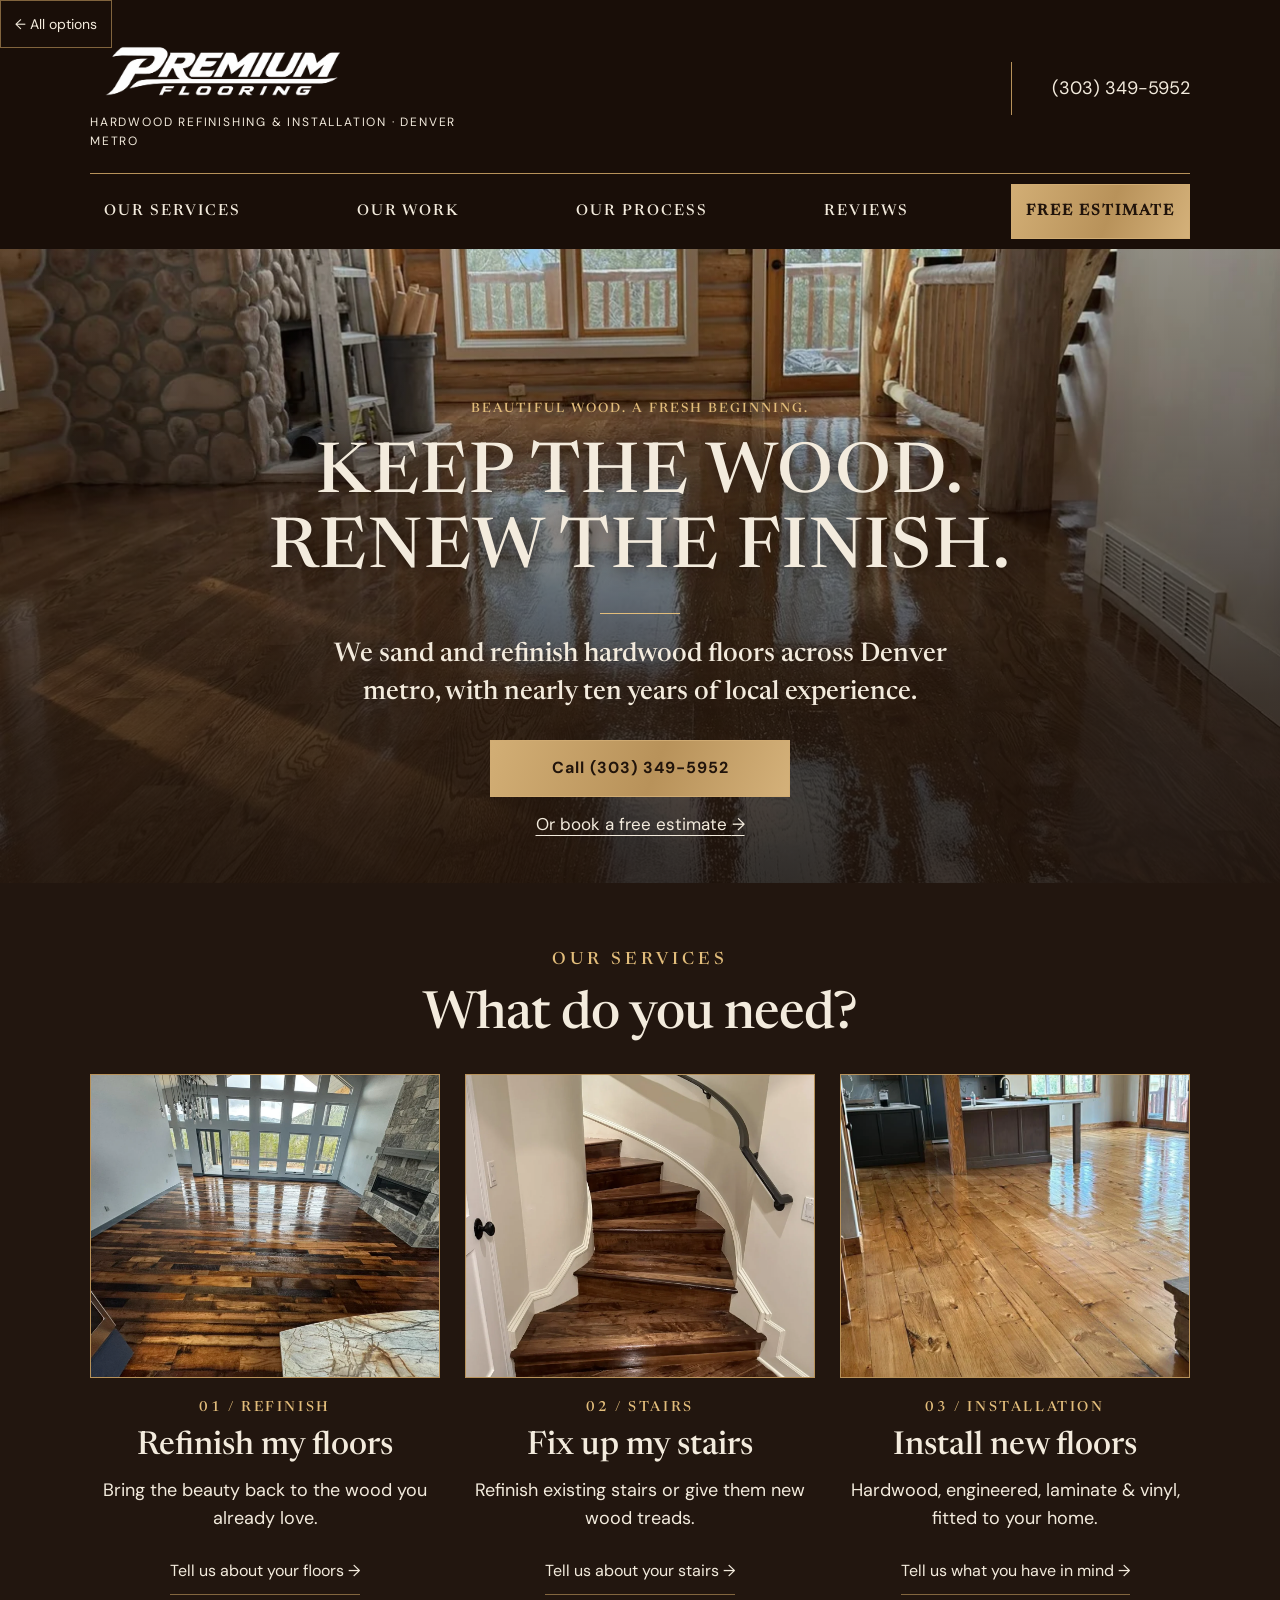
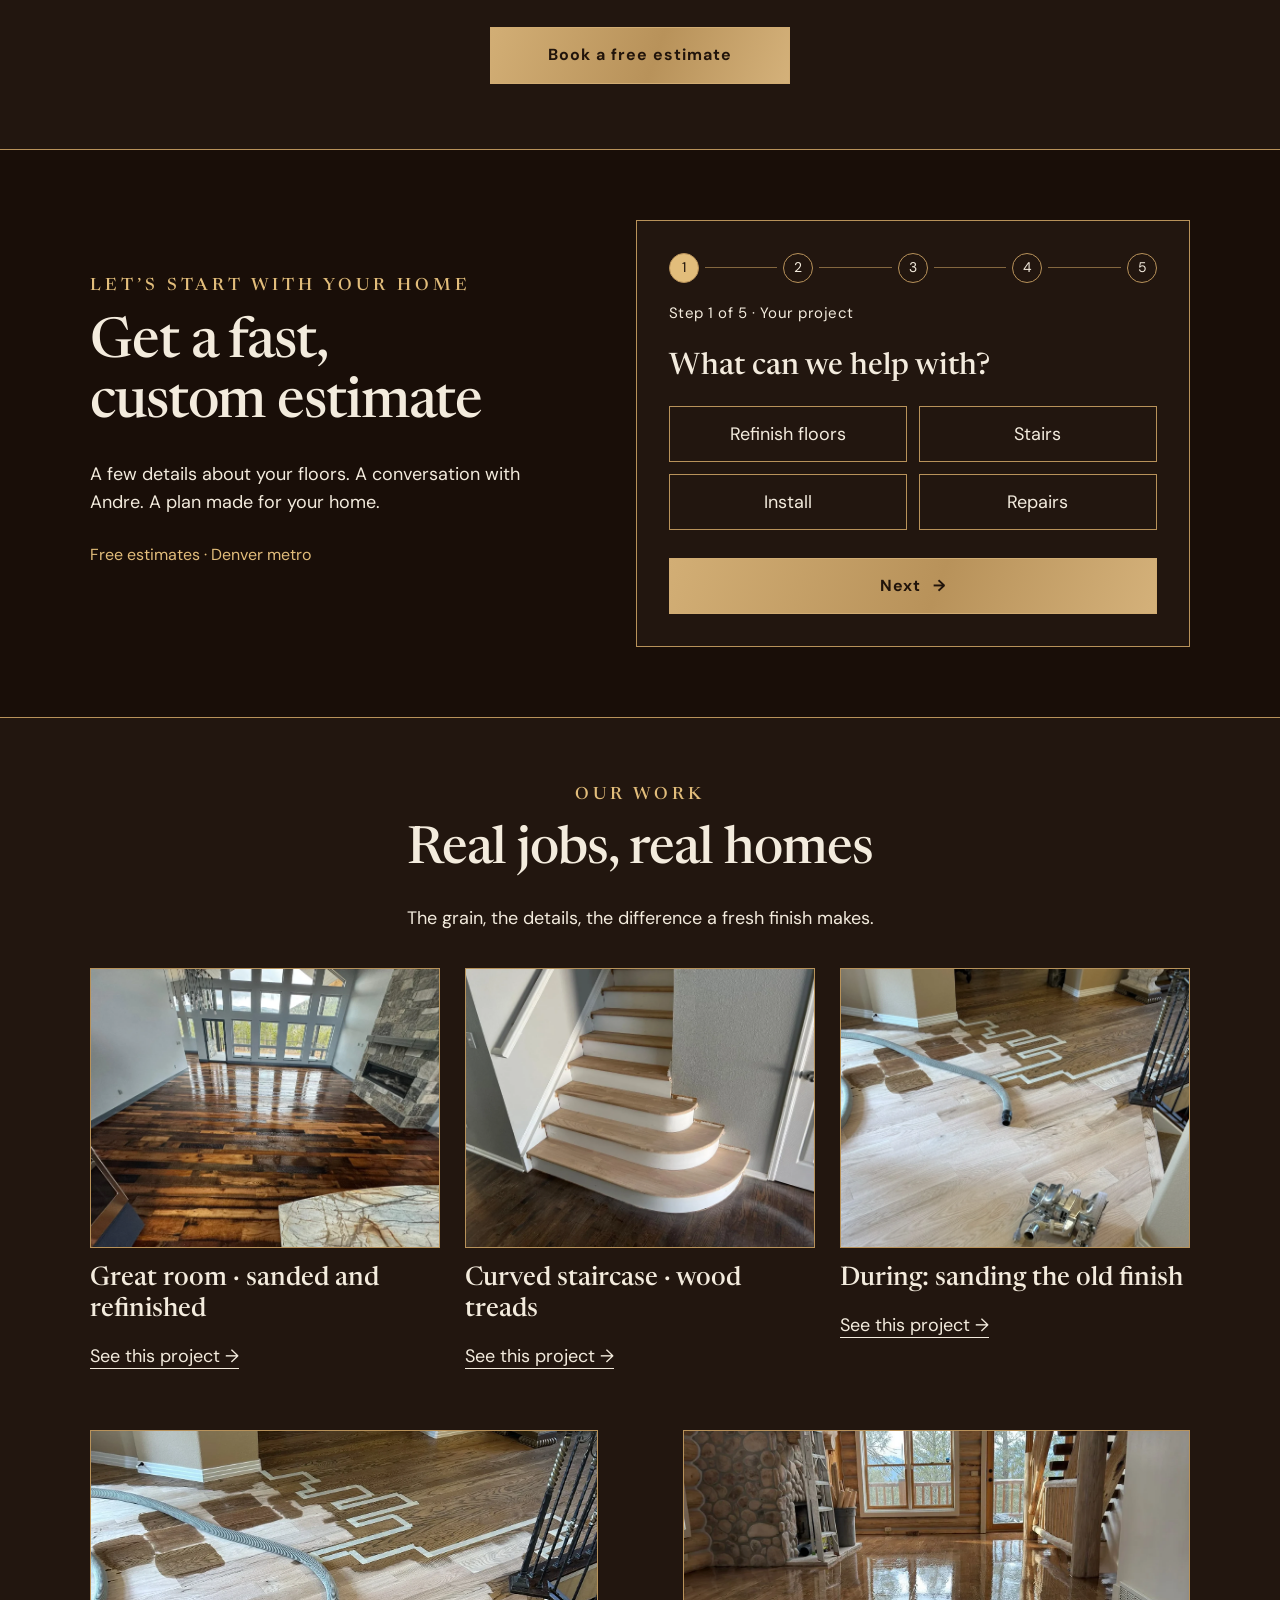
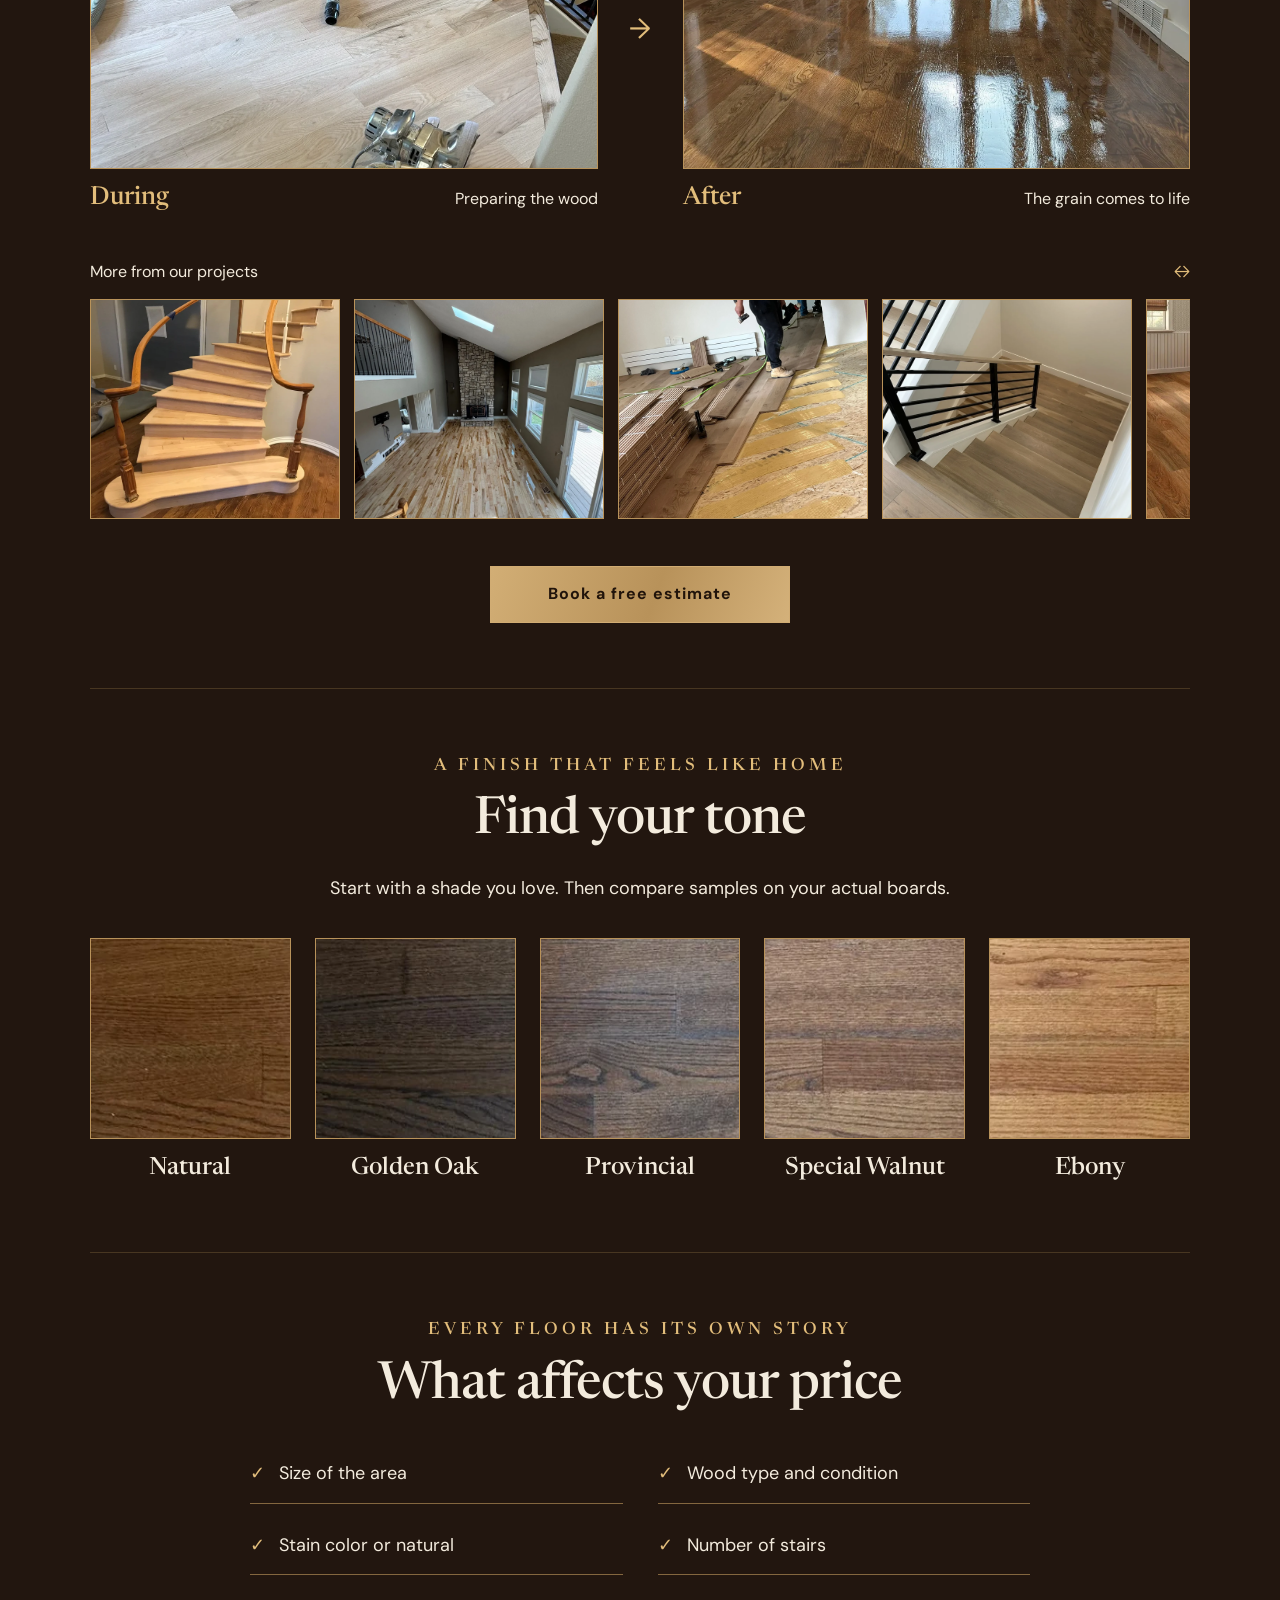
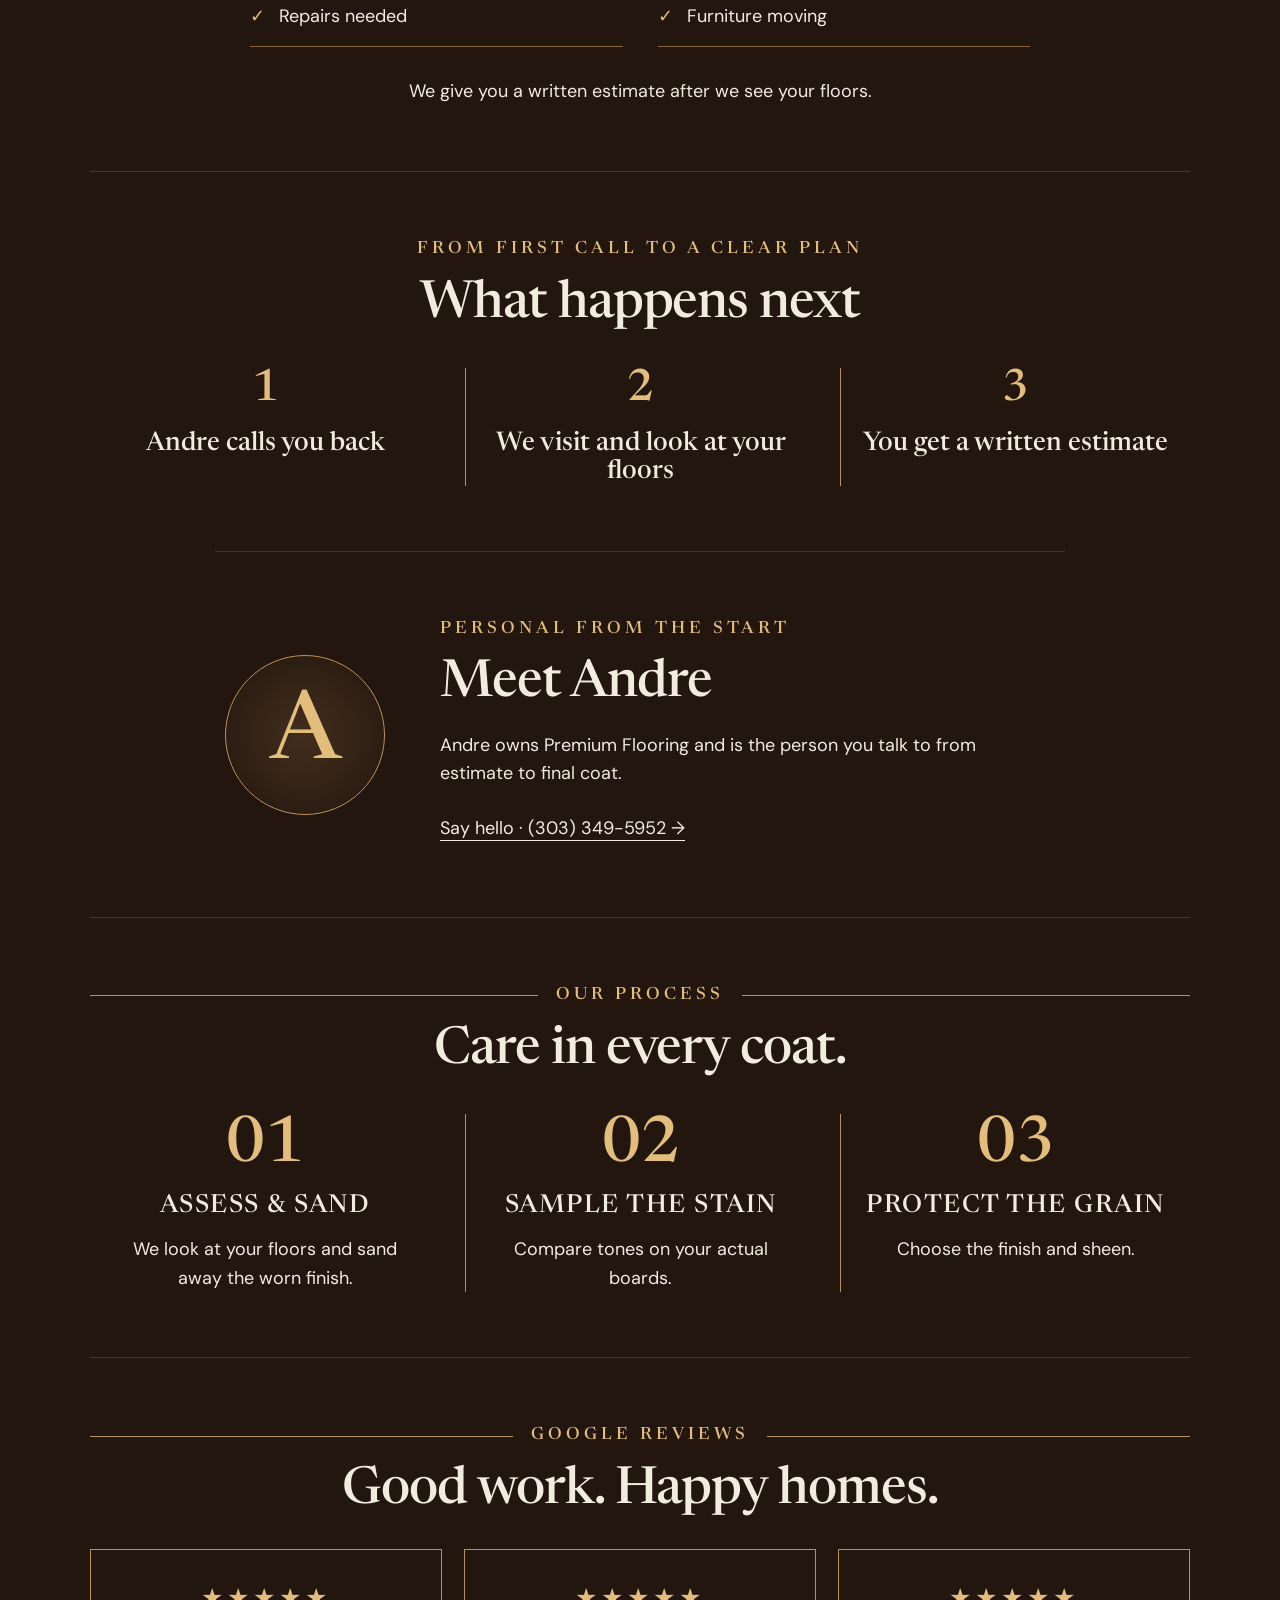
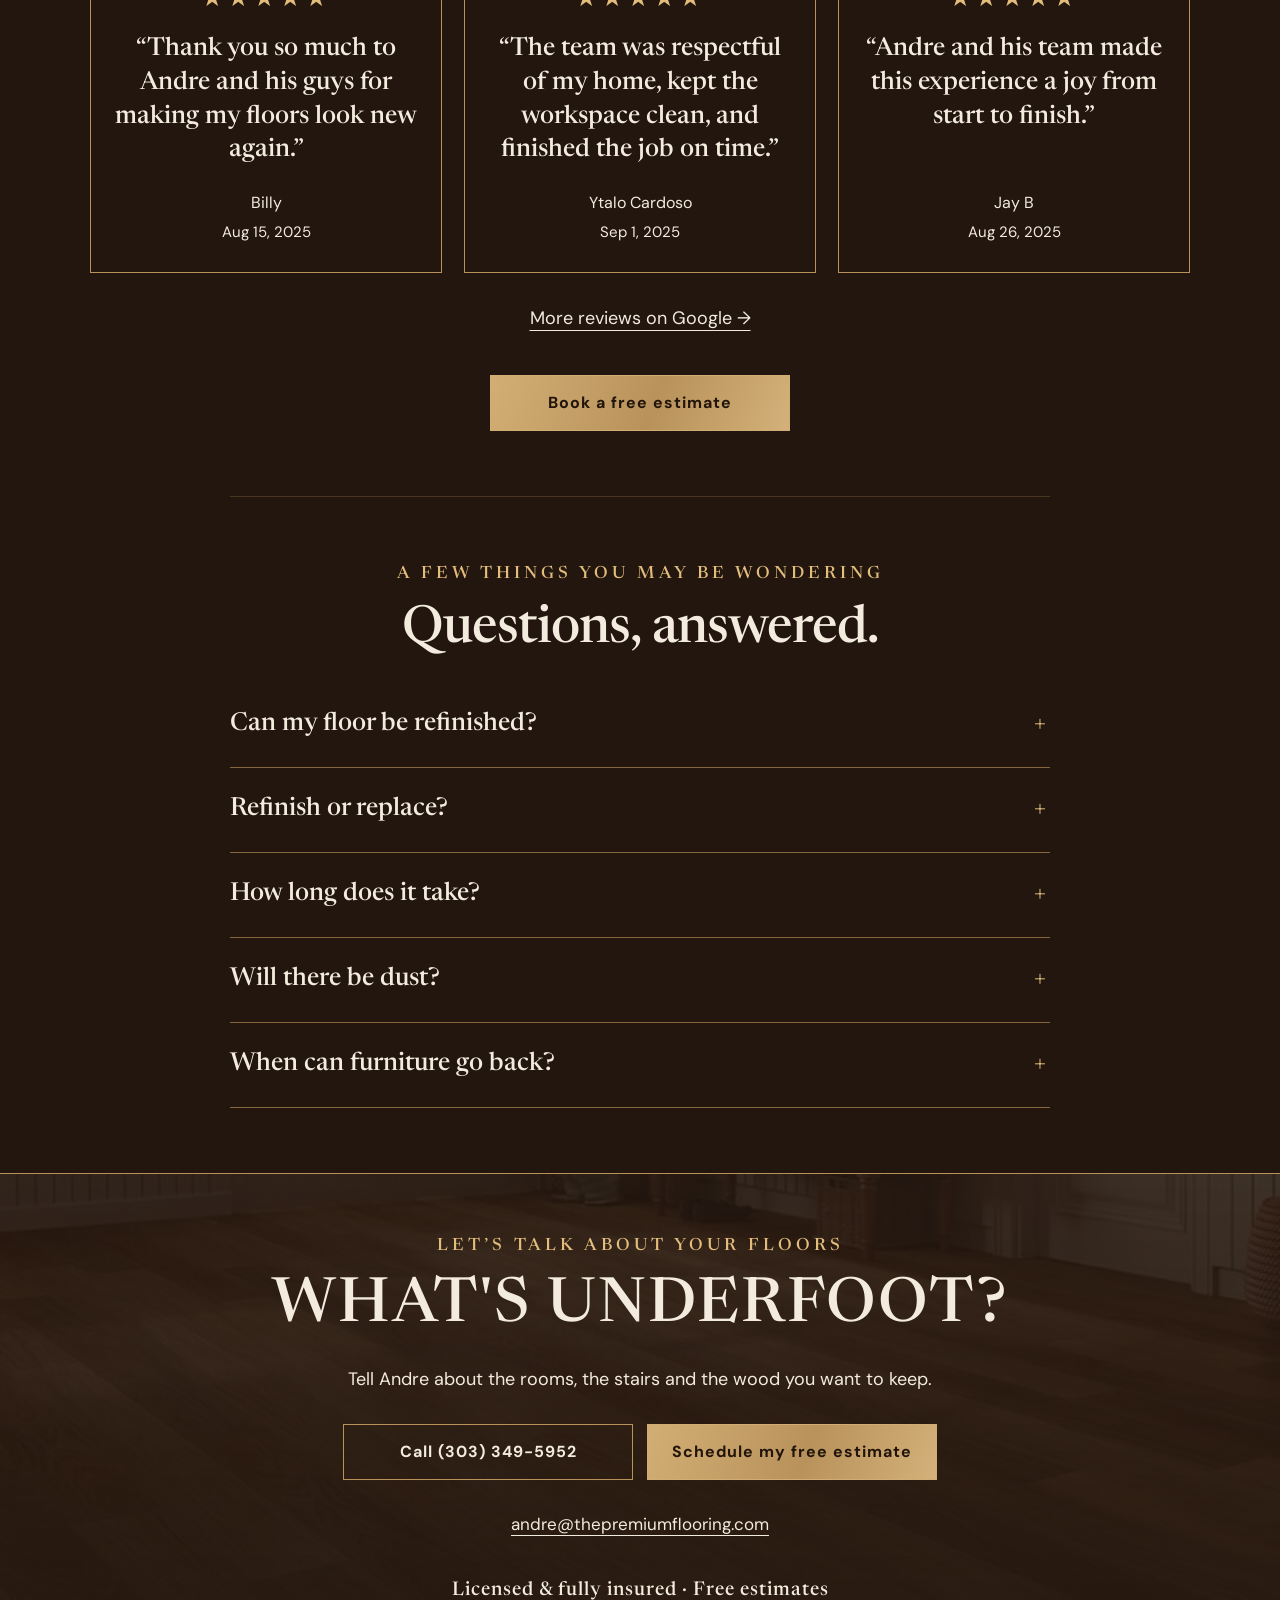
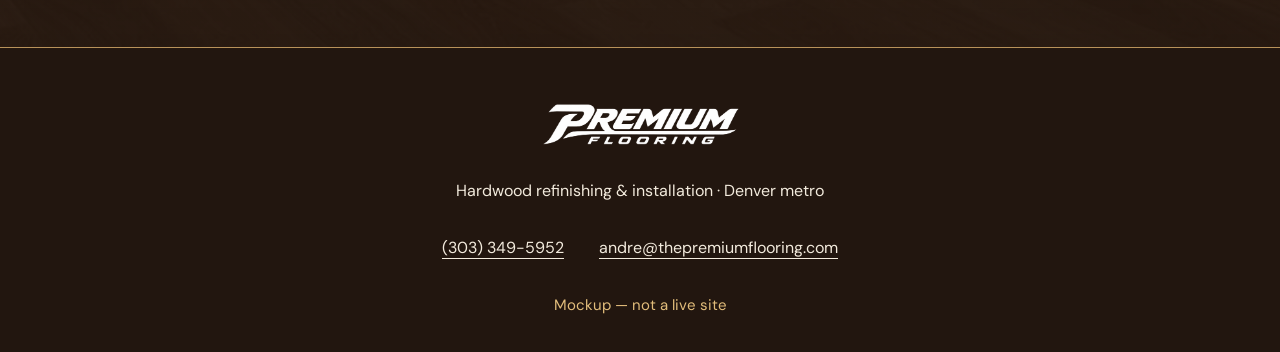
<file: walnut-brass-original/index.html>
<!doctype html>
<html lang="en">
<head>
<meta charset="utf-8"><meta name="robots" content="noindex,nofollow"><meta name="viewport" content="width=device-width, initial-scale=1">
<meta name="theme-color" content="#22160F"><meta name="description" content="Hardwood refinishing and installation across Denver metro. Tell Andre about your floors and book a free estimate.">
<title>Premium Flooring · Walnut &amp; Brass (Original)</title>
<link rel="stylesheet" href="style.css"><script src="script.js" defer></script>
</head>
<body>
<a class="all-options" href="../index.html">← All options</a><a class="skip" href="#main">Skip to content</a>
<header class="site-header">
<div class="header-main wrap"><a class="brand" href="#" aria-label="Premium Flooring home"><img src="../shared/img/logo-white.png" alt="Premium Flooring" width="240" height="85"><span>Hardwood refinishing &amp; installation · Denver metro</span></a><a class="header-phone" href="tel:+13033495952">(303) 349-5952</a><button class="menu-toggle" aria-label="Open menu" aria-expanded="false" aria-controls="navigation"><span></span><span></span></button></div>
<nav id="navigation" class="wrap" aria-label="Main navigation"><a href="#services">Our services</a><a href="#projects">Our work</a><a href="#process">Our process</a><a href="#reviews">Reviews</a><a class="button" href="#estimate">Free estimate</a></nav>
</header>
<main id="main">
<section class="hero" aria-labelledby="hero-title"><img class="hero-photo" src="../shared/img/stone-fireplace.webp" alt="Sunlight across refinished hardwood floors in a log home with a stone fireplace" fetchpriority="high"><div class="hero-content wrap"><p class="eyebrow">Beautiful wood. A fresh beginning.</p><h1 id="hero-title">Keep the wood.<br>Renew the finish.</h1><div class="short-rule"></div><p>We sand and refinish hardwood floors across Denver metro, with nearly ten years of local experience.</p><a class="button" href="tel:+13033495952">Call (303) 349-5952</a><a class="hero-link" href="#estimate">Or book a free estimate <span aria-hidden="true">→</span></a></div></section>
<section id="services" class="section wrap"><p class="section-label">Our services</p><h2>What do you need?</h2><div class="services grid-three">
<a href="#estimate" class="service" data-job="Refinish floors"><img src="../shared/img/window-wall.webp" alt="Freshly refinished hardwood in a bright great room"><span class="card-label">01 / Refinish</span><h3>Refinish my floors</h3><p>Bring the beauty back to the wood you already love.</p><span class="text-link">Tell us about your floors →</span></a>
<a href="#estimate" class="service" data-job="Stairs"><img src="../shared/img/walnut-stair.webp" alt="Rich walnut-colored wood stair treads"><span class="card-label">02 / Stairs</span><h3>Fix up my stairs</h3><p>Refinish existing stairs or give them new wood treads.</p><span class="text-link">Tell us about your stairs →</span></a>
<a href="#estimate" class="service" data-job="Install"><img src="../shared/img/oak-kitchen.webp" alt="Golden wood floors flowing into a kitchen"><span class="card-label">03 / Installation</span><h3>Install new floors</h3><p>Hardwood, engineered, laminate &amp; vinyl, fitted to your home.</p><span class="text-link">Tell us what you have in mind →</span></a>
</div><div class="center-cta"><a class="button" href="#estimate">Book a free estimate</a></div></section>
<section class="estimate-section" id="estimate"><div class="wrap estimate-layout"><div class="estimate-intro"><p class="section-label">Let’s start with your home</p><h2>Get a fast,<br>custom estimate</h2><p>A few details about your floors. A conversation with Andre. A plan made for your home.</p><p class="small-note">Free estimates · Denver metro</p></div><div class="wizard">
<noscript><p>Please enable JavaScript to use the estimate form, or call <a href="tel:+13033495952">(303) 349-5952</a>.</p></noscript>
<form id="estimate-form" novalidate>
<div class="progress" aria-label="Estimate progress"><span class="active" aria-current="step">1</span><i></i><span>2</span><i></i><span>3</span><i></i><span>4</span><i></i><span>5</span></div><p class="step-caption" id="step-caption">Step 1 of 5 · Your project</p>
<fieldset data-step="0"><legend>What can we help with?</legend><div class="choices job-choices"><label><input type="radio" name="job" value="Refinish floors" required><span>Refinish floors</span></label><label><input type="radio" name="job" value="Stairs"><span>Stairs</span></label><label><input type="radio" name="job" value="Install"><span>Install</span></label><label><input type="radio" name="job" value="Repairs"><span>Repairs</span></label></div></fieldset>
<fieldset data-step="1" hidden><legend>Where is your project?</legend><label class="field-label" for="zip">ZIP code</label><input id="zip" name="zip" type="text" inputmode="numeric" autocomplete="postal-code" pattern="[0-9]{5}" maxlength="5" required placeholder="5-digit ZIP code"></fieldset>
<fieldset data-step="2" hidden><legend>A little about the space</legend><p>Select any rooms that apply.</p><div class="choices room-choices"><label><input type="checkbox" name="rooms" value="Living room"><span>Living room</span></label><label><input type="checkbox" name="rooms" value="Dining room"><span>Dining room</span></label><label><input type="checkbox" name="rooms" value="Kitchen"><span>Kitchen</span></label><label><input type="checkbox" name="rooms" value="Bedrooms"><span>Bedrooms</span></label><label><input type="checkbox" name="rooms" value="Hallway"><span>Hallway</span></label><label><input type="checkbox" name="rooms" value="Stairs"><span>Stairs</span></label></div><label class="field-label" for="size">Approximate size (optional)</label><input id="size" name="size" type="text" placeholder="e.g. 600 sq ft, or not sure"></fieldset>
<fieldset data-step="3" hidden><legend>Show us your floors</legend><p>A photo helps, but it's optional.</p><label class="upload" for="photo"><span aria-hidden="true">＋</span> Choose a project photo<input id="photo" name="photo" type="file" accept="image/*"></label><p class="small-note">Your photo stays on this device in this mockup.</p></fieldset>
<fieldset data-step="4" hidden><legend>Who should Andre call?</legend><label class="field-label" for="name">Your name</label><input id="name" name="name" autocomplete="name" type="text"><label class="field-label" for="phone">Phone number (required)</label><input id="phone" name="phone" autocomplete="tel" type="tel" required placeholder="(303) 555-0123"></fieldset>
<p id="form-error" role="alert" hidden></p><div class="form-controls"><button id="back" type="button" class="button secondary" hidden>Back</button><button id="next" type="button" class="button">Next <span aria-hidden="true">→</span></button></div>
<div id="summary" hidden><h3 tabindex="-1" id="summary-title">Here is what you told us</h3><dl id="summary-details"></dl><div class="form-controls"><button class="button secondary" type="button" id="edit">Edit</button><button class="button" type="submit">Request my estimate</button></div><p class="small-note">This is a mockup. Nothing will be sent.</p></div>
<div id="confirmation" role="status" hidden><span class="confirmation-mark" aria-hidden="true">✓</span><h3>Thanks for sharing.</h3><p>Mockup only — nothing was sent. In the real site Andre would call you back.</p><a class="text-link" href="tel:+13033495952">Call Andre: (303) 349-5952</a></div>
</form></div></div></section>
<section class="section wrap" id="projects"><p class="section-label">Our work</p><h2>Real jobs, real homes</h2><p class="section-intro">The grain, the details, the difference a fresh finish makes.</p><div class="grid-three projects"><article><img src="../shared/img/window-wall.webp" alt="Refinished great room floors beneath tall windows" loading="lazy"><h3>Great room · sanded and refinished</h3><a class="text-link" href="#">See this project →</a></article><article><img src="../shared/img/curved-steps.webp" alt="Wood treads following a curved staircase" loading="lazy"><h3>Curved staircase · wood treads</h3><a class="text-link" href="#">See this project →</a></article><article><img src="../shared/img/sanding.webp" alt="Hardwood floor being sanded to remove its old finish" loading="lazy"><h3>During: sanding the old finish</h3><a class="text-link" href="#">See this project →</a></article></div>
<div class="before-after"><figure><img src="../shared/img/sanding.webp" alt="During the work: sanding away an old hardwood finish" loading="lazy"><figcaption>During <span>Preparing the wood</span></figcaption></figure><div class="pair-arrow" aria-hidden="true">→</div><figure><img src="../shared/img/stone-fireplace.webp" alt="After refinishing: glossy wood flooring beside a stone fireplace" loading="lazy"><figcaption>After <span>The grain comes to life</span></figcaption></figure></div>
<p class="strip-label">More from our projects <span aria-hidden="true">↔</span></p><div class="photo-strip" tabindex="0" role="region" aria-label="More project photographs, scroll horizontally"><img src="../shared/img/fan-stair.webp" alt="Fan-shaped wood stair treads" loading="lazy"><img src="../shared/img/light-filled-room.webp" alt="Wood flooring in a light-filled room" loading="lazy"><img src="../shared/img/fitting-boards.webp" alt="Fitting hardwood boards during installation" loading="lazy"><img src="../shared/img/pale-stair.webp" alt="Pale wood staircase" loading="lazy"><img src="../shared/img/sunlit-boards.webp" alt="Natural sunlight across wood floorboards" loading="lazy"><img src="../shared/img/rail-detail.webp" alt="Stair rail and wood detail" loading="lazy"><img src="../shared/img/fitted-room.webp" alt="Completed wood floor in a home" loading="lazy"></div><div class="center-cta"><a class="button" href="#estimate">Book a free estimate</a></div></section>
<section class="section tones wrap"><p class="section-label">A finish that feels like home</p><h2>Find your tone</h2><p class="section-intro">Start with a shade you love. Then compare samples on your actual boards.</p><div class="stain-grid"><figure><img src="../shared/img/stain-1.webp" alt="Natural wood stain sample" loading="lazy"><figcaption>Natural</figcaption></figure><figure><img src="../shared/img/stain-2.webp" alt="Golden Oak stain sample" loading="lazy"><figcaption>Golden Oak</figcaption></figure><figure><img src="../shared/img/stain-3.webp" alt="Provincial stain sample" loading="lazy"><figcaption>Provincial</figcaption></figure><figure><img src="../shared/img/stain-4.webp" alt="Special Walnut stain sample" loading="lazy"><figcaption>Special Walnut</figcaption></figure><figure><img src="../shared/img/stain-5.webp" alt="Ebony stain sample" loading="lazy"><figcaption>Ebony</figcaption></figure></div></section>
<section class="section wrap price"><p class="section-label">Every floor has its own story</p><h2>What affects your price</h2><ul class="checklist"><li>Size of the area</li><li>Wood type and condition</li><li>Stain color or natural</li><li>Number of stairs</li><li>Repairs needed</li><li>Furniture moving</li></ul><p>We give you a written estimate after we see your floors.</p></section>
<section class="section wrap next-section"><p class="section-label">From first call to a clear plan</p><h2>What happens next</h2><ol class="steps grid-three"><li><span>1</span><h3>Andre calls you back</h3></li><li><span>2</span><h3>We visit and look at your floors</h3></li><li><span>3</span><h3>You get a written estimate</h3></li></ol></section>
<section class="section wrap meet"><div class="monogram" aria-hidden="true">A</div><div><p class="section-label">Personal from the start</p><h2>Meet Andre</h2><p>Andre owns Premium Flooring and is the person you talk to from estimate to final coat.</p><a class="text-link" href="tel:+13033495952">Say hello · (303) 349-5952 →</a></div></section>
<section class="section wrap" id="process"><p class="section-label ruled">Our process</p><h2>Care in every coat.</h2><ol class="process grid-three"><li><span class="number">01</span><h3>Assess &amp; sand</h3><p>We look at your floors and sand away the worn finish.</p></li><li><span class="number">02</span><h3>Sample the stain</h3><p>Compare tones on your actual boards.</p></li><li><span class="number">03</span><h3>Protect the grain</h3><p>Choose the finish and sheen.</p></li></ol></section>
<section class="section wrap" id="reviews"><p class="section-label ruled">Google reviews</p><h2>Good work. Happy homes.</h2><div class="grid-three reviews"><figure><div class="stars" aria-label="5 out of 5 stars">★★★★★</div><blockquote>“Thank you so much to Andre and his guys for making my floors look new again.”</blockquote><figcaption>Billy <span>Aug 15, 2025</span></figcaption></figure><figure><div class="stars" aria-label="5 out of 5 stars">★★★★★</div><blockquote>“The team was respectful of my home, kept the workspace clean, and finished the job on time.”</blockquote><figcaption>Ytalo Cardoso <span>Sep 1, 2025</span></figcaption></figure><figure><div class="stars" aria-label="5 out of 5 stars">★★★★★</div><blockquote>“Andre and his team made this experience a joy from start to finish.”</blockquote><figcaption>Jay B <span>Aug 26, 2025</span></figcaption></figure></div><a href="#" class="text-link more-reviews">More reviews on Google →</a><div class="center-cta"><a class="button" href="#estimate">Book a free estimate</a></div></section>
<section class="section wrap faq"><p class="section-label">A few things you may be wondering</p><h2>Questions, answered.</h2><details><summary>Can my floor be refinished?</summary><p>Usually, if the boards are solid wood or thick enough engineered wood; Andre checks the wear and past sanding at the visit.</p></details><details><summary>Refinish or replace?</summary><p>If the boards are sound, refinishing is usually the simpler option; we'll tell you honestly at the visit.</p></details><details><summary>How long does it take?</summary><p>It depends on the size, stain and finish; you'll get a timeline with your written estimate.</p></details><details><summary>Will there be dust?</summary><p>Sanding makes dust; we'll explain how we contain it and clean up.</p></details><details><summary>When can furniture go back?</summary><p>It depends on the finish; Andre will tell you walking, furniture and rug timing.</p></details></section>
<section class="final-cta"><div class="wrap"><p class="section-label">Let’s talk about your floors</p><h2>What's underfoot?</h2><p>Tell Andre about the rooms, the stairs and the wood you want to keep.</p><div class="final-buttons"><a class="button secondary" href="tel:+13033495952">Call (303) 349-5952</a><a class="button" href="#estimate">Schedule my free estimate</a></div><a class="email" href="mailto:andre@thepremiumflooring.com">andre@thepremiumflooring.com</a><p class="trust">Licensed &amp; fully insured <span aria-hidden="true">·</span> Free estimates</p></div></section>
</main>
<footer class="wrap"><img src="../shared/img/logo-white.png" alt="Premium Flooring" width="220" height="78"><p>Hardwood refinishing &amp; installation · Denver metro</p><div class="footer-contact"><a href="tel:+13033495952">(303) 349-5952</a><a href="mailto:andre@thepremiumflooring.com">andre@thepremiumflooring.com</a></div><p class="mockup">Mockup — not a live site</p></footer>
<nav class="bottom-bar" aria-label="Contact Premium Flooring"><a href="tel:+13033495952"><span aria-hidden="true">↗</span> Call</a><a href="sms:+13033495952"><span aria-hidden="true">☏</span> Text</a><a class="book" href="#estimate">Book estimate</a></nav>
</body></html>
</file>
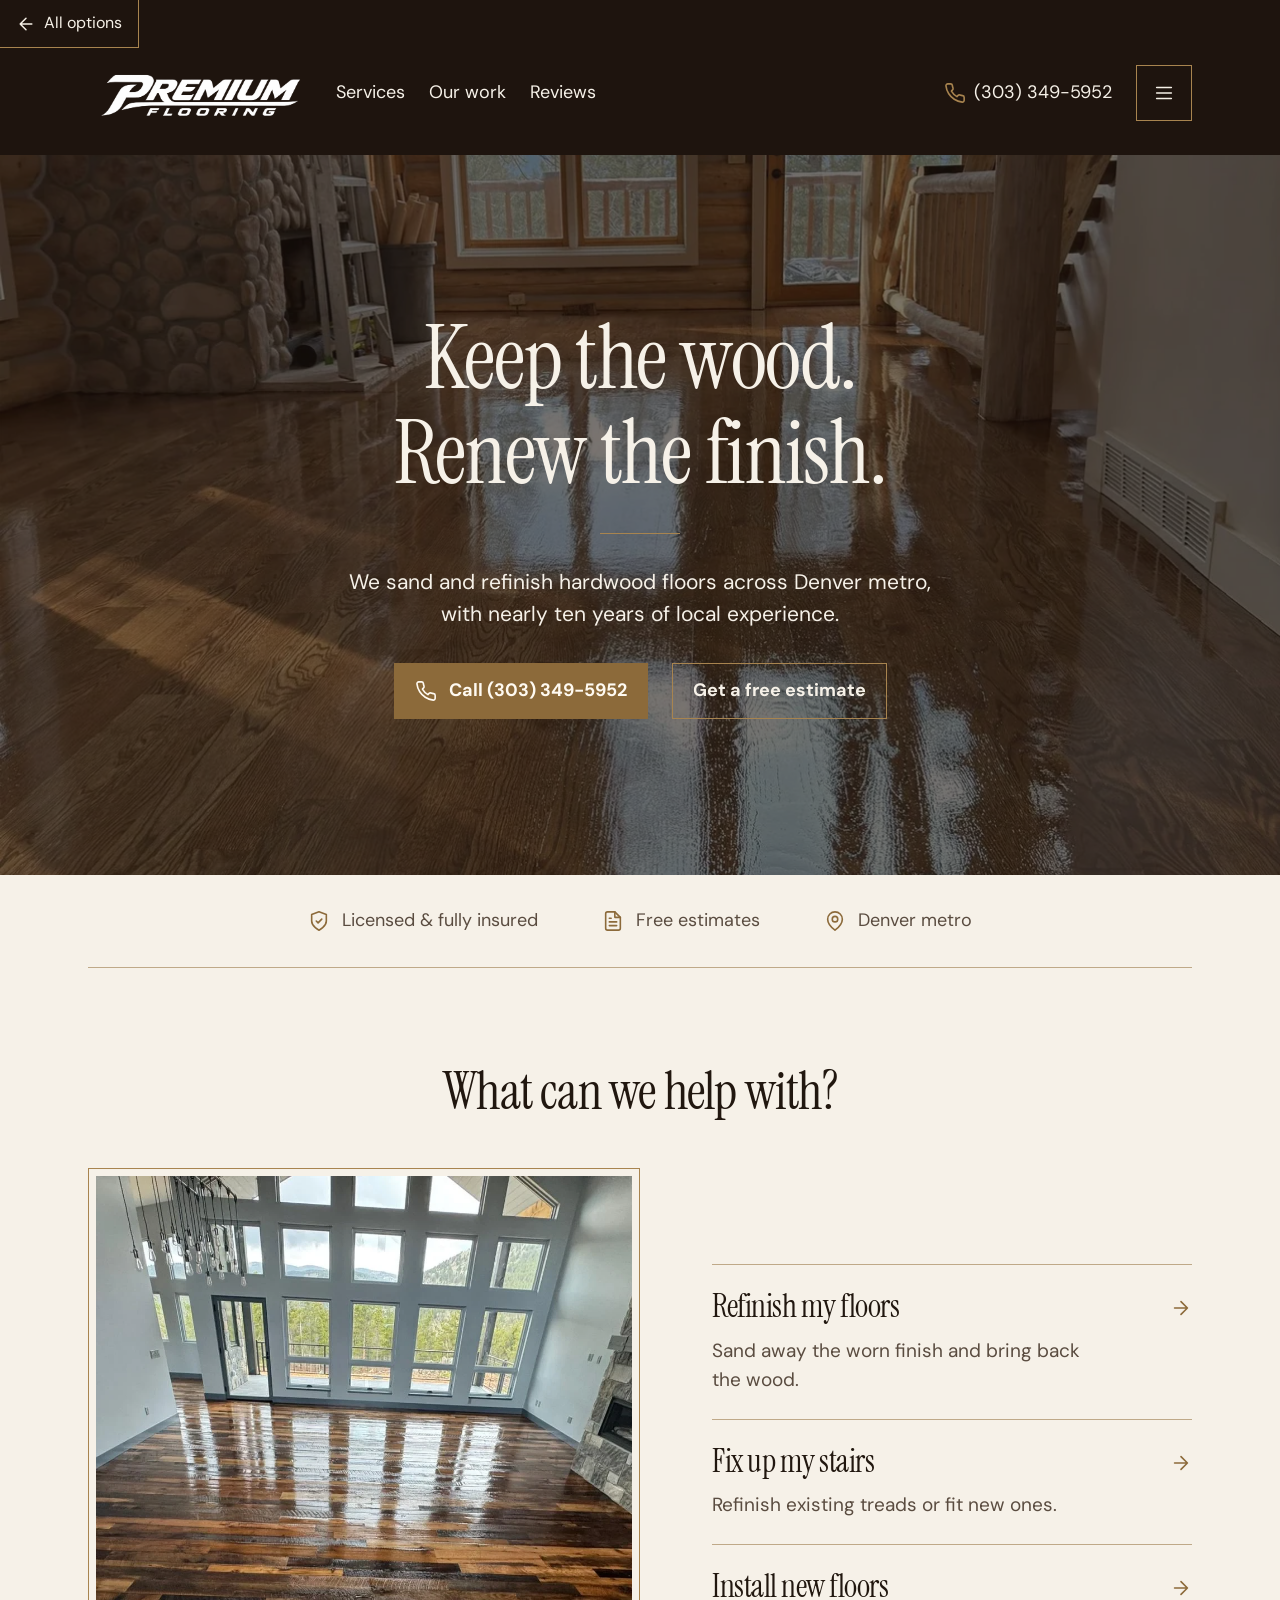
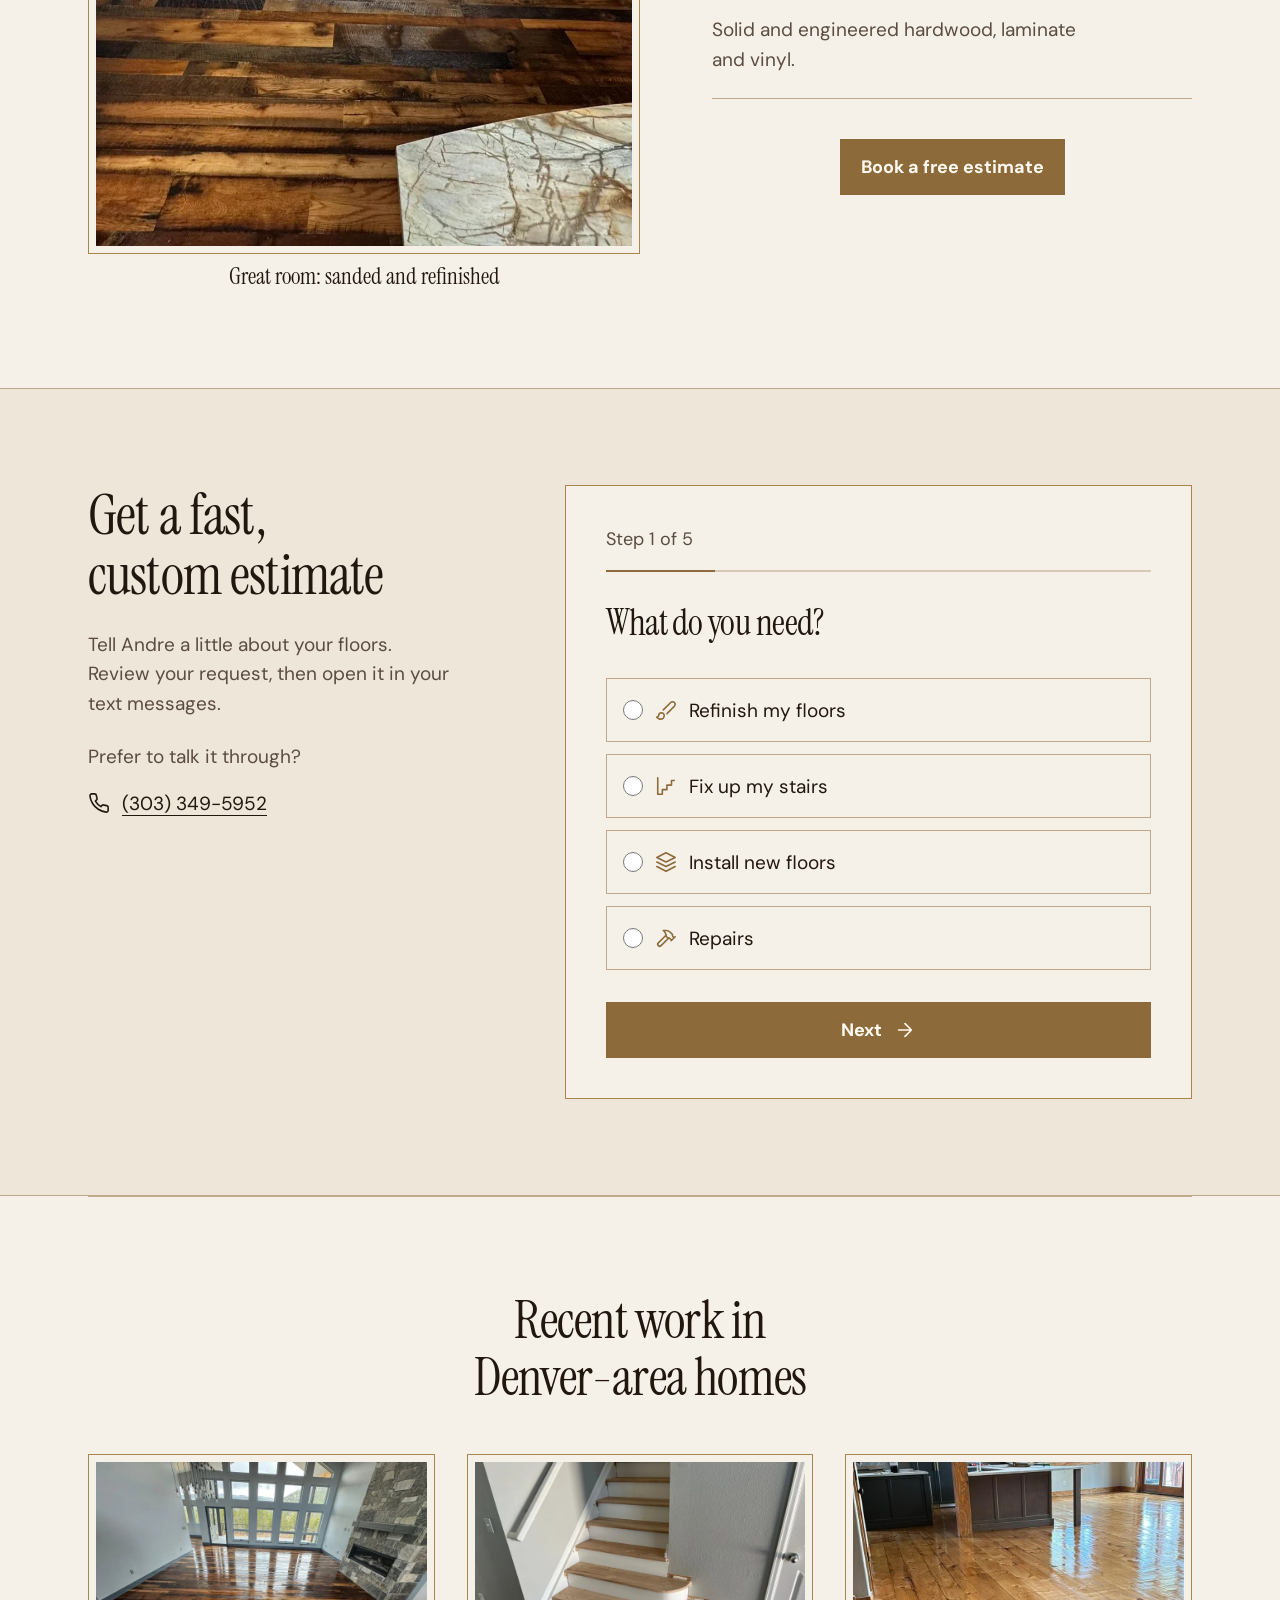
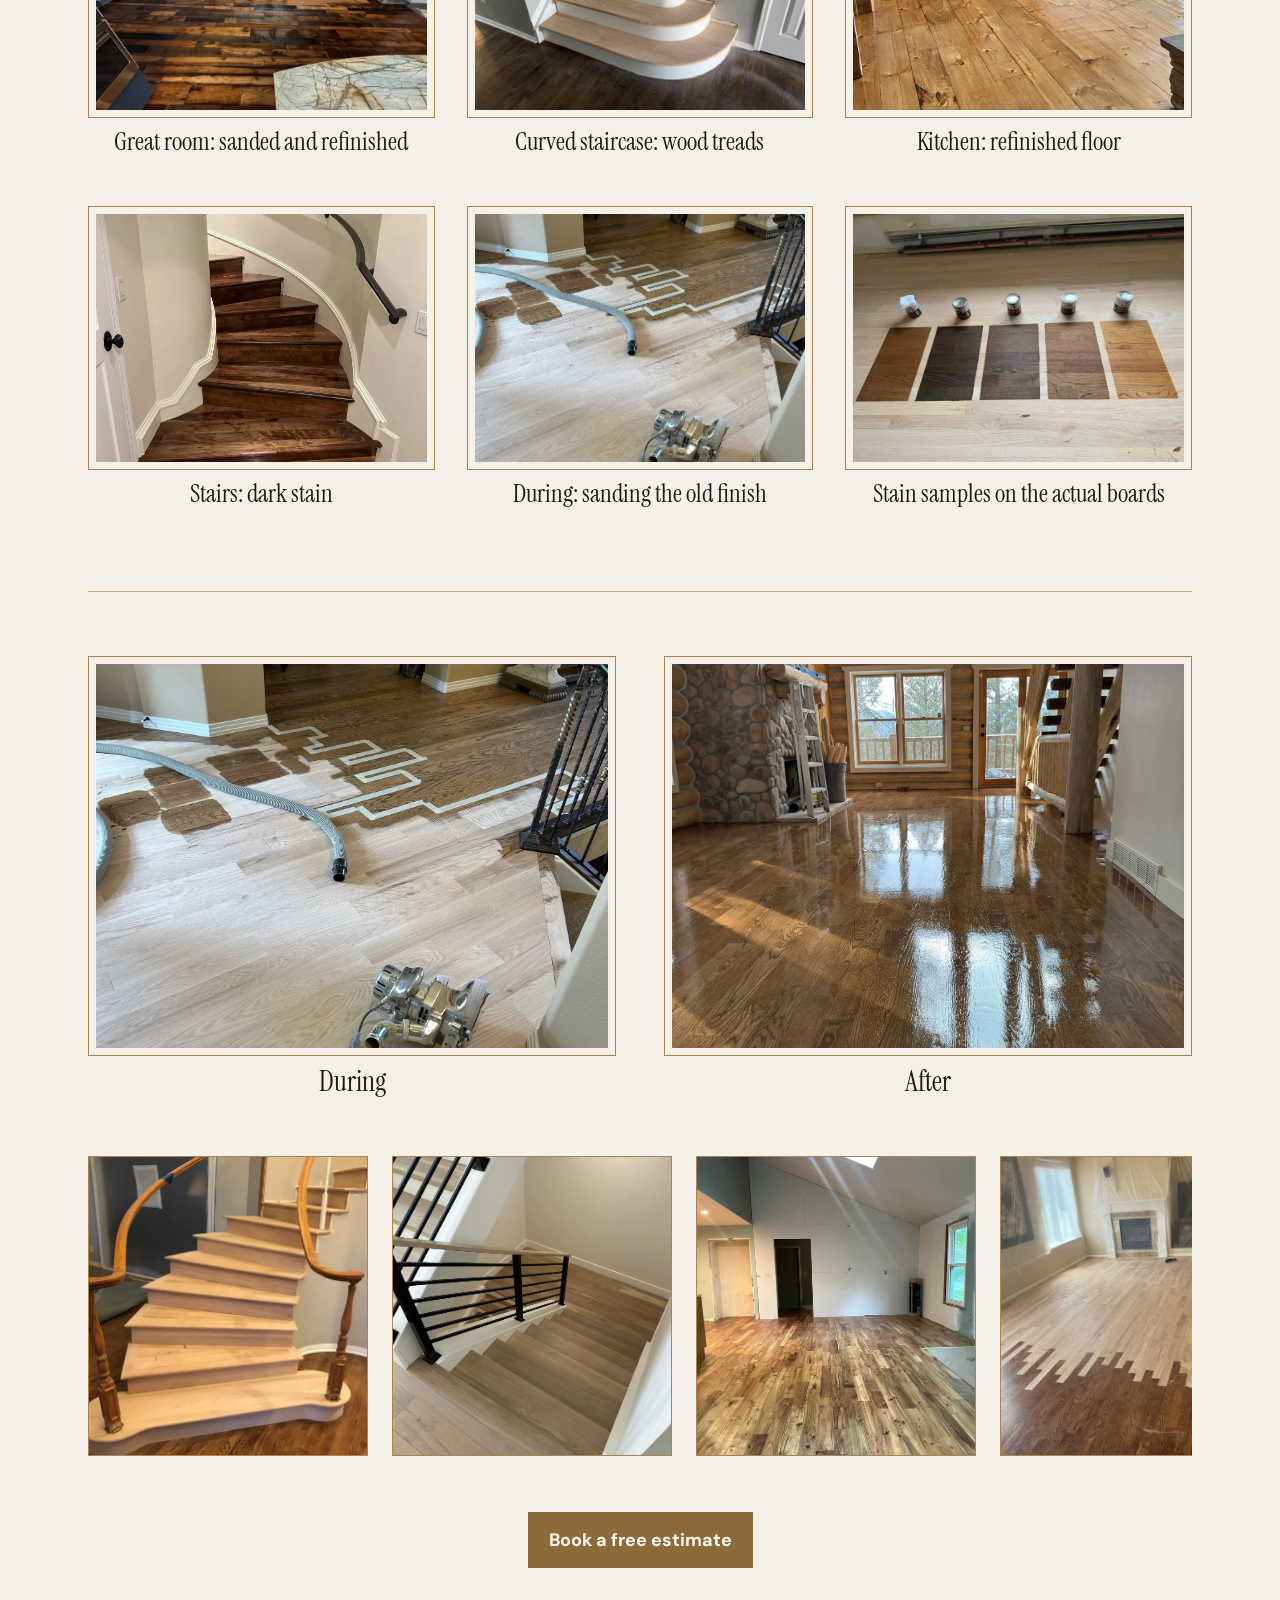
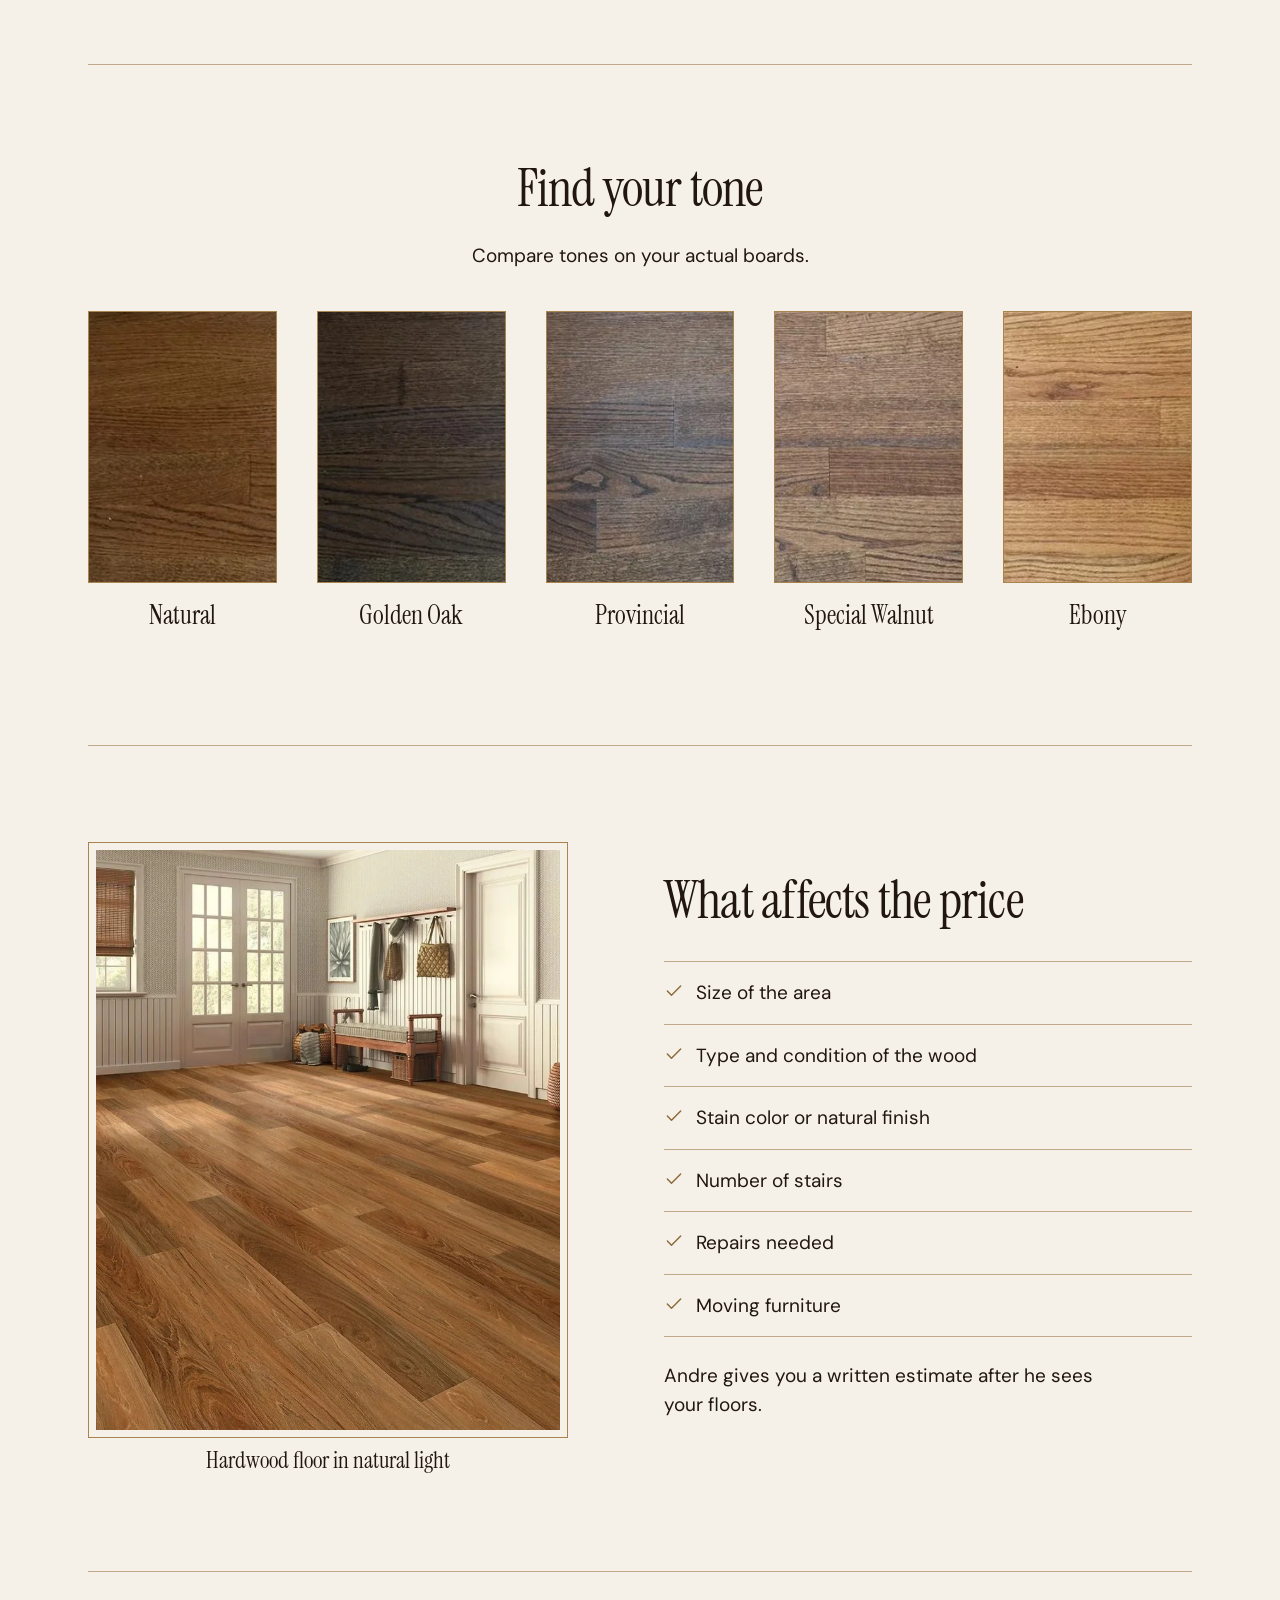
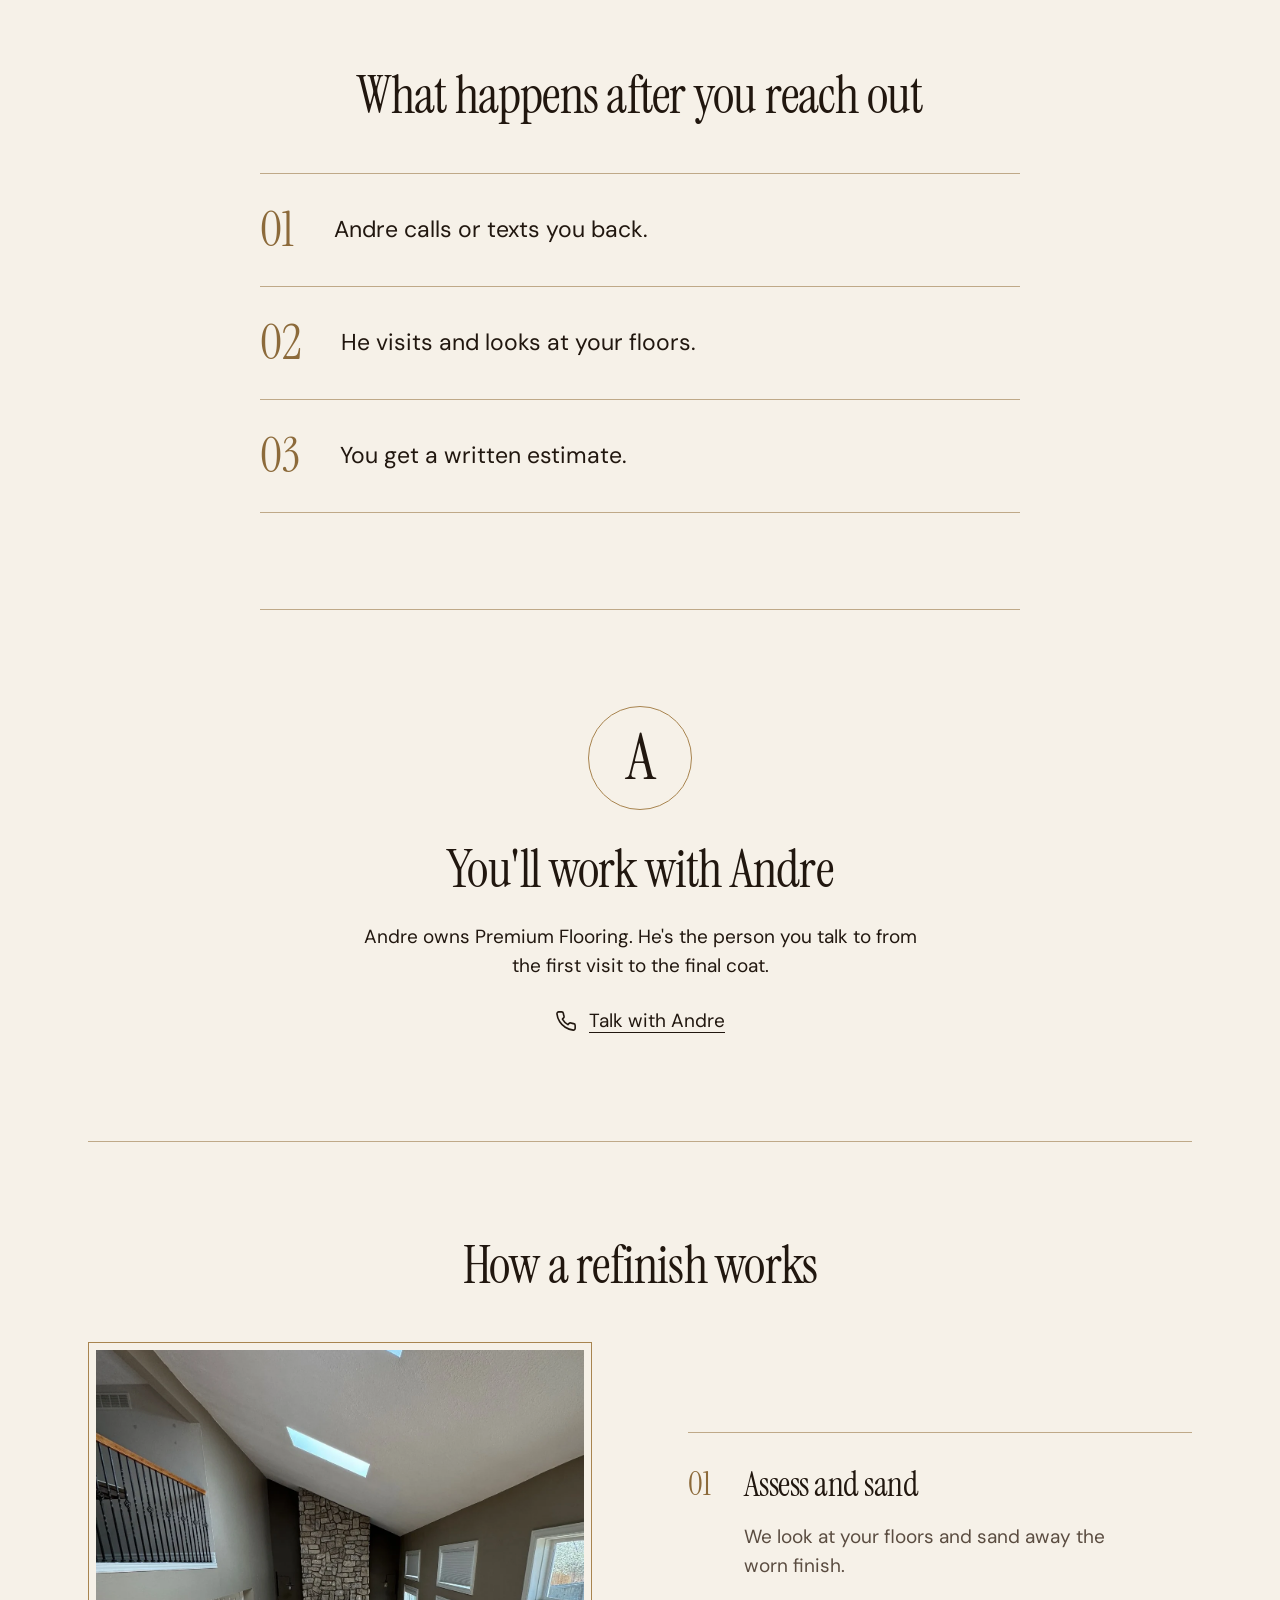
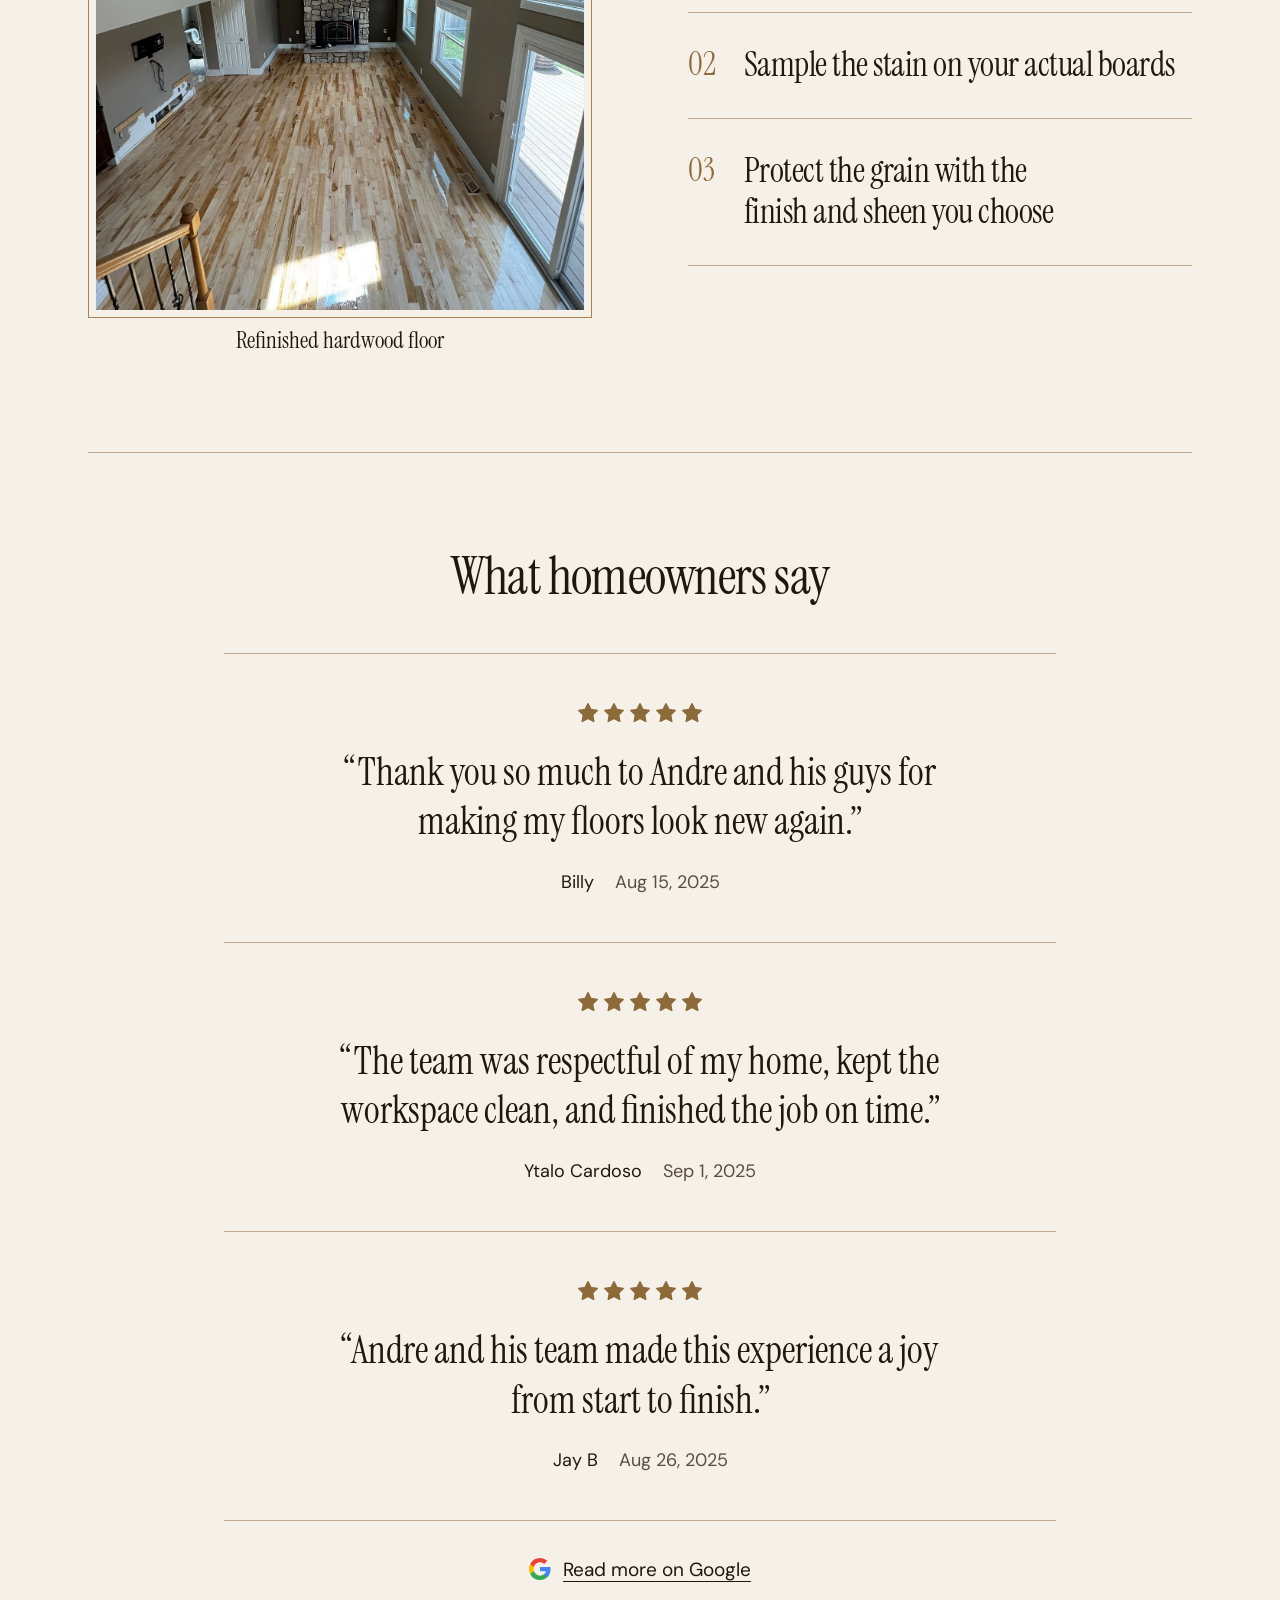
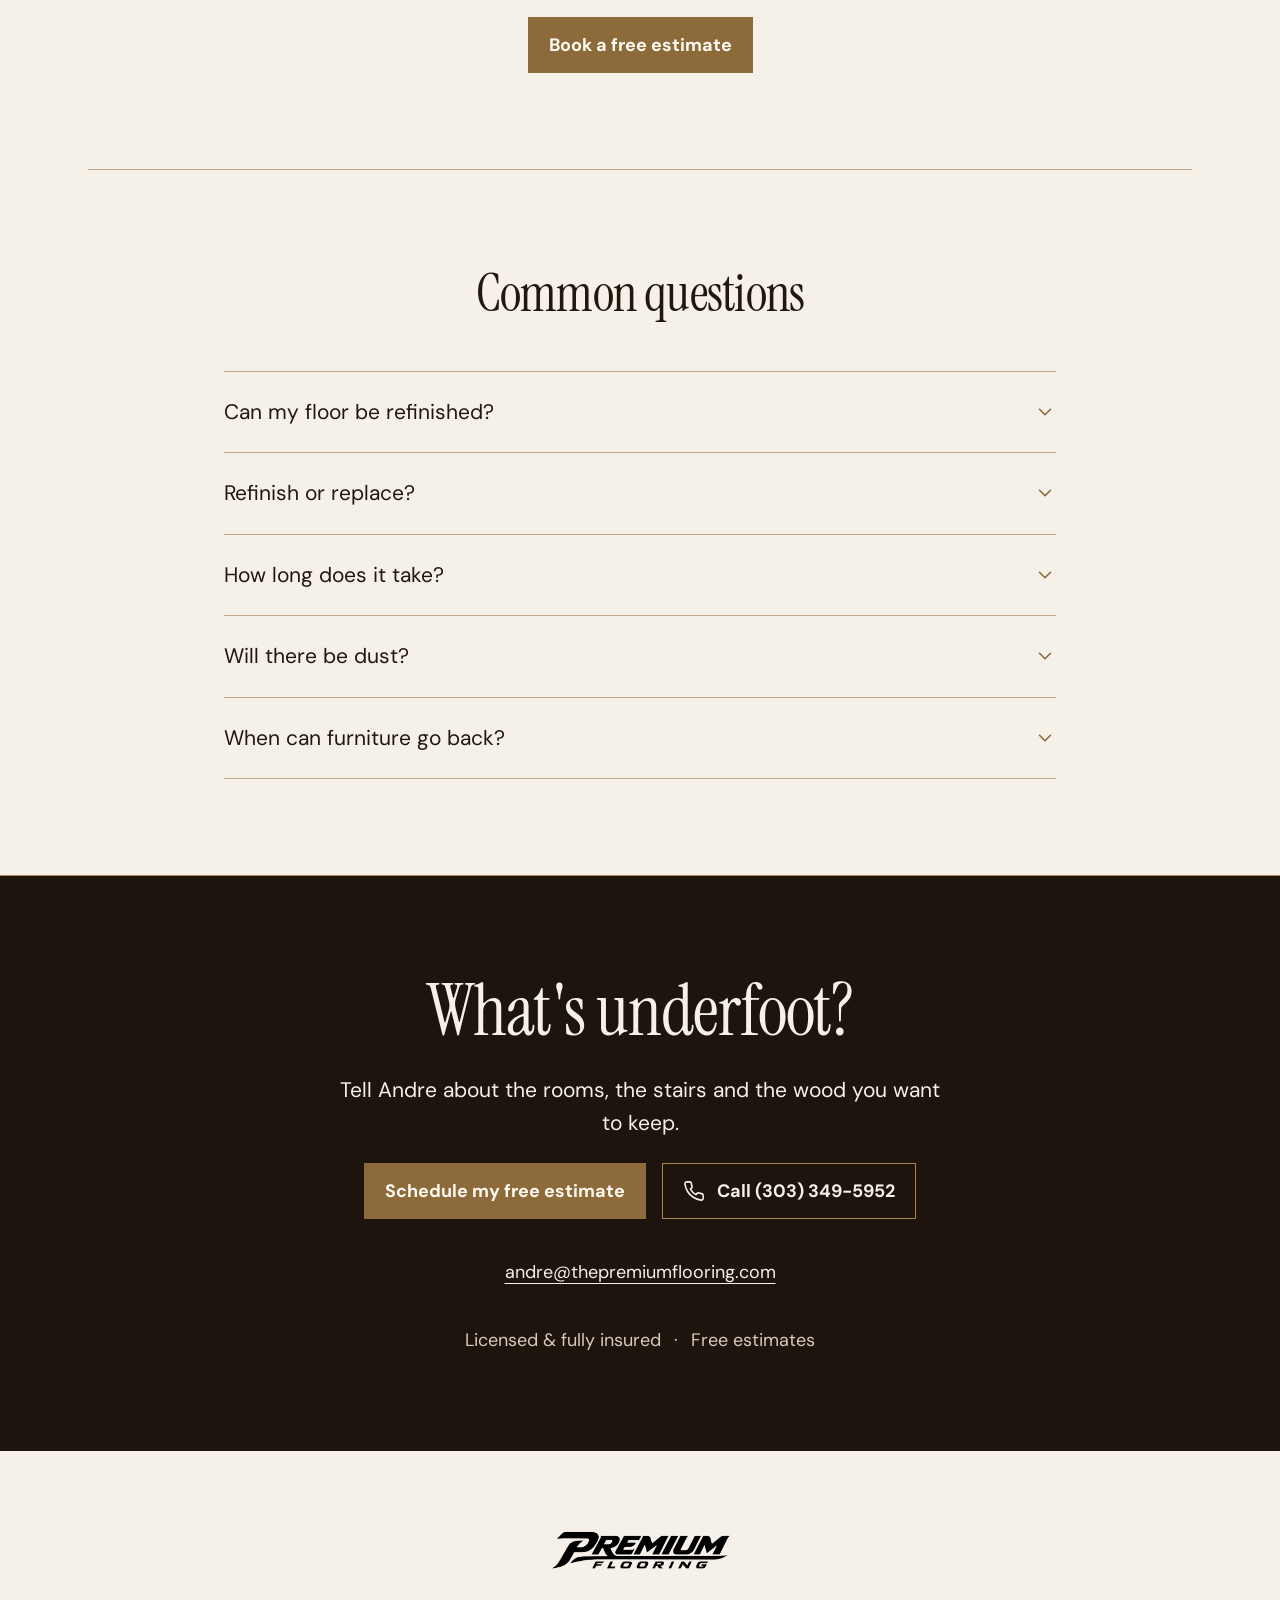
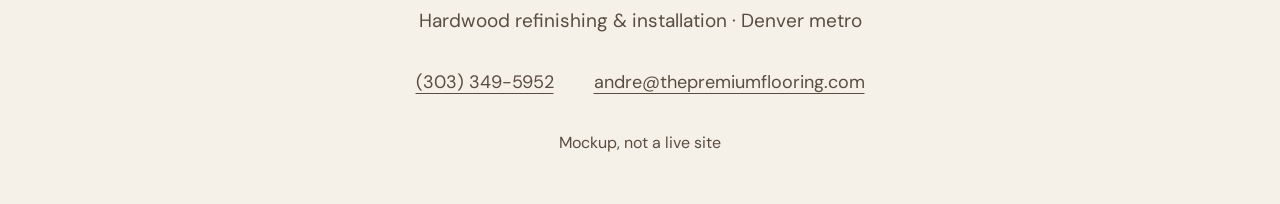
<file: walnut-brass/index.html>
<!doctype html>
<html lang="en">
<head>
<meta charset="utf-8"><meta name="robots" content="noindex,nofollow">
<meta name="viewport" content="width=device-width, initial-scale=1">
<meta name="theme-color" content="#1E140E">
<meta name="description" content="Hardwood floor refinishing, stairs and installation across Denver metro. Talk with Andre at Premium Flooring about a free estimate.">
<title>Premium Flooring · Walnut &amp; Brass</title>
<link rel="preload" href="../shared/fonts/instrumentserif-normal-400.ttf" as="font" type="font/ttf" crossorigin>
<link rel="stylesheet" href="style.css">
<script src="../shared/estimate-sms.js" defer>
</script>
<script src="script.js" defer>
</script>
</head>
<body>
<a class="skip-link" href="#main">Skip to content</a>
<a class="all-options" href="../index.html">
<svg class="icon" aria-hidden="true">
<use href="../shared/icons.svg#arrow-left"/>
</svg>All options</a>
<header class="site-header">
<div class="header-inner wrap">
<a class="brand" href="#main" aria-label="Premium Flooring home">
<img src="../shared/img/logo-white.png" width="680" height="227" alt="Premium Flooring">
</a>
<nav class="desktop-nav" aria-label="Main navigation">
<a href="#services">Services</a>
<a href="#work">Our work</a>
<a href="#reviews">Reviews</a>
</nav>
<a class="header-phone" href="tel:+13033495952">
<svg class="icon" aria-hidden="true">
<use href="../shared/icons.svg#phone"/>
</svg>(303) 349-5952</a>
<button class="menu-toggle" type="button" aria-label="Open menu" aria-expanded="false" aria-controls="menu-panel">
<svg class="icon" aria-hidden="true">
<use href="../shared/icons.svg#menu"/>
</svg>
<span>Menu</span>
</button>
</div>
<nav id="menu-panel" class="menu-panel" aria-label="More navigation" hidden>
<div class="wrap">
<a href="#services">What can we help with?</a>
<a href="#estimate">Get a free estimate</a>
<a href="#work">Recent work</a>
<a href="#andre">Meet Andre</a>
<a href="#reviews">Homeowner reviews</a>
<a href="#faq">Common questions</a>
</div>
</nav>
</header>
<main id="main">
<section class="hero" aria-labelledby="hero-title">
<img src="../shared/img/stone-fireplace.webp" width="1275" height="1700" alt="Refinished floor beside a stone fireplace and timber staircase" fetchpriority="high">
<div class="hero-content wrap">
<h1 id="hero-title">Keep the wood.<br>Renew the finish.</h1>
<span class="hero-rule" aria-hidden="true">
</span>
<p>We sand and refinish hardwood floors across Denver metro, with nearly ten years of local experience.</p>
<div class="button-row">
<a class="button primary" href="tel:+13033495952">
<svg class="icon" aria-hidden="true">
<use href="../shared/icons.svg#phone"/>
</svg>Call (303) 349-5952</a>
<a class="button secondary" href="#estimate">Get a free estimate</a>
</div>
</div>
</section>
<div class="trust-line wrap">
<span>
<svg class="icon" aria-hidden="true">
<use href="../shared/icons.svg#shield-check"/>
</svg>Licensed &amp; fully insured</span>
<span>
<svg class="icon" aria-hidden="true">
<use href="../shared/icons.svg#file-text"/>
</svg>Free estimates</span>
<span>
<svg class="icon" aria-hidden="true">
<use href="../shared/icons.svg#map-pin"/>
</svg>Denver metro</span>
</div>
<section class="section wrap" id="services" aria-labelledby="services-title">
<h2 id="services-title" class="center">What can we help with?</h2>
<div class="split services-split">
<figure>
<div class="photo-frame">
<img src="../shared/img/window-wall.webp" width="1600" height="1200" alt="Sunlit great room with refinished hardwood floors" loading="lazy">
</div>
<figcaption>Great room: sanded and refinished</figcaption>
</figure>
<div class="service-list">
<a class="service-item" href="#estimate" data-job="Refinish my floors">
<h3>Refinish my floors</h3>
<p>Sand away the worn finish and bring back the wood.</p>
<svg class="icon" aria-hidden="true">
<use href="../shared/icons.svg#arrow-right"/>
</svg>
</a>
<a class="service-item" href="#estimate" data-job="Fix up my stairs">
<h3>Fix up my stairs</h3>
<p>Refinish existing treads or fit new ones.</p>
<svg class="icon" aria-hidden="true">
<use href="../shared/icons.svg#arrow-right"/>
</svg>
</a>
<a class="service-item" href="#estimate" data-job="Install new floors">
<h3>Install new floors</h3>
<p>Solid and engineered hardwood, laminate and vinyl.</p>
<svg class="icon" aria-hidden="true">
<use href="../shared/icons.svg#arrow-right"/>
</svg>
</a>
<div class="section-cta">
<a class="button primary" href="#estimate">Book a free estimate</a>
</div>
</div>
</div>
</section>
<section class="estimate-section section" id="estimate" aria-labelledby="estimate-title">
<div class="wrap estimate-layout">
<div class="estimate-intro">
<h2 id="estimate-title">Get a fast,<br>custom estimate</h2>
<p>Tell Andre a little about your floors. Review your request, then open it in your text messages.</p>
<p>Prefer to talk it through?</p>
<a class="text-link" href="tel:+13033495952">
<svg class="icon" aria-hidden="true">
<use href="../shared/icons.svg#phone"/>
</svg>(303) 349-5952</a>
</div>
<div class="wizard">
<noscript>
<p>Please enable JavaScript to use the estimate form, or call <a href="tel:+13033495952">(303) 349-5952</a>.</p>
</noscript>
<form id="estimate-form" novalidate>
<div class="progress-copy" id="step-status" aria-live="polite" aria-atomic="true">Step 1 of 5</div>
<div class="progress-track" aria-hidden="true">
<span id="progress-fill">
</span>
</div>
<section class="form-step" data-step="0" aria-labelledby="job-title">
<h3 id="job-title" tabindex="-1">What do you need?</h3>
<fieldset aria-describedby="job-error">
<legend class="sr-only">Choose a job</legend>
<label class="choice">
<input type="radio" name="job" value="Refinish my floors">
<svg class="icon" aria-hidden="true">
<use href="../shared/icons.svg#brush"/>
</svg>
<span>Refinish my floors</span>
</label>
<label class="choice">
<input type="radio" name="job" value="Fix up my stairs">
<svg class="icon" aria-hidden="true">
<use href="../shared/icons.svg#stairs"/>
</svg>
<span>Fix up my stairs</span>
</label>
<label class="choice">
<input type="radio" name="job" value="Install new floors">
<svg class="icon" aria-hidden="true">
<use href="../shared/icons.svg#layers"/>
</svg>
<span>Install new floors</span>
</label>
<label class="choice">
<input type="radio" name="job" value="Repairs">
<svg class="icon" aria-hidden="true">
<use href="../shared/icons.svg#hammer"/>
</svg>
<span>Repairs</span>
</label>
</fieldset>
<p class="error" id="job-error" aria-live="polite" hidden>
</p>
</section>
<section class="form-step" data-step="1" aria-labelledby="zip-title" hidden>
<h3 id="zip-title" tabindex="-1">Where is the home?</h3>
<label class="field-label" for="zip">ZIP code</label>
<input id="zip" name="zip" inputmode="numeric" autocomplete="postal-code" maxlength="5" required aria-describedby="zip-error">
<p class="error" id="zip-error" aria-live="polite" hidden>
</p>
</section>
<section class="form-step" data-step="2" aria-labelledby="rooms-title" hidden>
<h3 id="rooms-title" tabindex="-1">Which rooms, and about how big?</h3>
<fieldset>
<legend>Select any rooms that apply.</legend>
<div class="room-chips">
<label>
<input type="checkbox" name="rooms" value="Living room">
<span>Living room</span>
</label>
<label>
<input type="checkbox" name="rooms" value="Dining room">
<span>Dining room</span>
</label>
<label>
<input type="checkbox" name="rooms" value="Kitchen">
<span>Kitchen</span>
</label>
<label>
<input type="checkbox" name="rooms" value="Bedrooms">
<span>Bedrooms</span>
</label>
<label>
<input type="checkbox" name="rooms" value="Hallway">
<span>Hallway</span>
</label>
<label>
<input type="checkbox" name="rooms" value="Stairs">
<span>Stairs</span>
</label>
</div>
</fieldset>
<label class="field-label" for="size">Approximate size (sq ft) <span class="optional">Optional</span>
</label>
<input id="size" name="size" type="number" min="0" step="1" inputmode="numeric" aria-describedby="size-error">
<p class="error" id="size-error" aria-live="polite" hidden>
</p>
<div id="stairs-field" hidden>
<label class="field-label" for="stairs">Number of stairs <span class="optional">Optional</span>
</label>
<input id="stairs" name="stairs" type="number" min="0" step="1" inputmode="numeric" aria-describedby="stairs-error">
<p class="error" id="stairs-error" aria-live="polite" hidden>
</p>
</div>
</section>
<section class="form-step" data-step="3" aria-labelledby="photo-title" hidden>
<h3 id="photo-title" tabindex="-1">Photos help Andre quote faster.</h3>
<p>You can add photos in the text message on the last step.</p>
<fieldset>
<legend class="sr-only">Will you attach photos?</legend>
<label class="choice">
<input type="radio" name="photo" value="yes">
<span>Yes, I'll attach photos to the text</span>
</label>
<label class="choice">
<input type="radio" name="photo" value="no" checked>
<span>No photos right now</span>
</label>
</fieldset>
</section>
<section class="form-step" data-step="4" aria-labelledby="contact-title" hidden>
<h3 id="contact-title" tabindex="-1">How can Andre reach you?</h3>
<label class="field-label" for="name">Name</label>
<input id="name" name="name" autocomplete="name" required aria-describedby="name-error">
<p class="error" id="name-error" aria-live="polite" hidden>
</p>
<label class="field-label" for="phone">Phone</label>
<input id="phone" name="phone" type="tel" autocomplete="tel" required aria-describedby="phone-error">
<p class="error" id="phone-error" aria-live="polite" hidden>
</p>
<label class="field-label" for="notes">Notes <span class="optional">Optional</span>
</label>
<textarea id="notes" name="notes" rows="3">
</textarea>
</section>
<div class="wizard-nav" id="wizard-nav">
<button class="button secondary" type="button" id="back" hidden>Back</button>
<button class="button primary" type="submit" id="next">Next<svg class="icon" aria-hidden="true">
<use href="../shared/icons.svg#arrow-right"/>
</svg>
</button>
</div>
<section id="review" aria-labelledby="review-title" hidden>
<h3 id="review-title" tabindex="-1">Check your request</h3>
<pre id="message-preview">
</pre>
<button type="button" class="text-link" id="edit">Change answers</button>
<button type="button" class="button primary" id="send">
<svg class="icon" aria-hidden="true">
<use href="../shared/icons.svg#message"/>
</svg>Text my request to Andre</button>
<p class="handoff-note">This opens your phone's text messages with everything filled in. Just press send.</p>
<a class="text-link" href="tel:+13033495952">Prefer to call? (303) 349-5952</a>
<div class="copy-fallback">
<button type="button" class="button secondary" id="copy">Copy message</button>
<p>Text it to <a href="sms:+13033495952">(303) 349-5952</a>.</p>
<p id="copy-status" aria-live="polite">
</p>
</div>
</section>
</form>
</div>
</div>
</section>
<section class="section wrap" id="work" aria-labelledby="work-title">
<h2 class="center" id="work-title">Recent work in<br>Denver-area homes</h2>
<div class="project-grid">
<figure>
<div class="photo-frame">
<img src="../shared/img/window-wall.webp" width="1600" height="1200" alt="Finished hardwood floor beneath tall great-room windows" loading="lazy">
</div>
<figcaption>Great room: sanded and refinished</figcaption>
</figure>
<figure>
<div class="photo-frame">
<img src="../shared/img/curved-steps.webp" width="1600" height="1200" alt="Curved staircase fitted with wood treads" loading="lazy">
</div>
<figcaption>Curved staircase: wood treads</figcaption>
</figure>
<figure>
<div class="photo-frame">
<img src="../shared/img/oak-kitchen.webp" width="900" height="1600" alt="Refinished wood floor in a kitchen" loading="lazy">
</div>
<figcaption>Kitchen: refinished floor</figcaption>
</figure>
<figure>
<div class="photo-frame">
<img src="../shared/img/walnut-stair.webp" width="1275" height="1700" alt="Wood staircase with dark stain and white walls" loading="lazy">
</div>
<figcaption>Stairs: dark stain</figcaption>
</figure>
<figure>
<div class="photo-frame">
<img src="../shared/img/sanding.webp" width="1425" height="1900" alt="Floor sanding in progress to remove the old finish" loading="lazy">
</div>
<figcaption>During: sanding the old finish</figcaption>
</figure>
<figure>
<div class="photo-frame">
<img src="../shared/img/stain-library.webp" width="1600" height="1200" alt="Different stain colors sampled on wood boards" loading="lazy">
</div>
<figcaption>Stain samples on the actual boards</figcaption>
</figure>
</div>
<div class="comparison">
<figure>
<div class="photo-frame">
<img src="../shared/img/sanding.webp" width="1425" height="1900" alt="Wood floor during sanding, before the new finish" loading="lazy">
</div>
<figcaption>During</figcaption>
</figure>
<figure>
<div class="photo-frame">
<img src="../shared/img/stone-fireplace.webp" width="1275" height="1700" alt="Finished wood floor beside the stone fireplace" loading="lazy">
</div>
<figcaption>After</figcaption>
</figure>
</div>
<div class="photo-strip" role="region" aria-label="More flooring and staircase photos, scroll horizontally" tabindex="0">
<img src="../shared/img/fan-stair.webp" width="1600" height="1200" alt="Fan-shaped wood staircase treads" loading="lazy">
<img src="../shared/img/pale-stair.webp" width="1275" height="1700" alt="Light-toned wood staircase" loading="lazy">
<img src="../shared/img/fitted-room.webp" width="823" height="617" alt="Room with newly fitted wood flooring" loading="lazy">
<img src="../shared/img/board-layout.webp" width="1700" height="1275" alt="Wood boards laid out during floor installation" loading="lazy">
<img src="../shared/img/rail-detail.webp" width="1425" height="1900" alt="Close view of wood stair railing details" loading="lazy">
<img src="../shared/img/installation-team.webp" width="1700" height="1275" alt="Floor installation work in progress" loading="lazy">
</div>
<div class="section-cta">
<a class="button primary" href="#estimate">Book a free estimate</a>
</div>
</section>
<section class="section wrap tones" aria-labelledby="tones-title">
<h2 class="center" id="tones-title">Find your tone</h2>
<p class="center measure">Compare tones on your actual boards.</p>
<div class="tone-strip">
<figure>
<img src="../shared/img/stain-1.webp" width="215" height="350" alt="Natural stain sample" loading="lazy">
<figcaption>Natural</figcaption>
</figure>
<figure>
<img src="../shared/img/stain-2.webp" width="215" height="350" alt="Golden Oak stain sample" loading="lazy">
<figcaption>Golden Oak</figcaption>
</figure>
<figure>
<img src="../shared/img/stain-3.webp" width="215" height="350" alt="Provincial stain sample" loading="lazy">
<figcaption>Provincial</figcaption>
</figure>
<figure>
<img src="../shared/img/stain-4.webp" width="215" height="350" alt="Special Walnut stain sample" loading="lazy">
<figcaption>Special Walnut</figcaption>
</figure>
<figure>
<img src="../shared/img/stain-5.webp" width="215" height="350" alt="Ebony stain sample" loading="lazy">
<figcaption>Ebony</figcaption>
</figure>
</div>
</section>
<section class="section wrap split price" aria-labelledby="price-title">
<figure>
<div class="photo-frame">
<img src="../shared/img/sunlit-boards.webp" width="736" height="920" alt="Sunlight revealing the grain in a hardwood floor" loading="lazy">
</div>
<figcaption>Hardwood floor in natural light</figcaption>
</figure>
<div>
<h2 id="price-title">What affects the price</h2>
<ul class="divided-list price-list">
<li>
<svg class="icon" aria-hidden="true">
<use href="../shared/icons.svg#check"/>
</svg>Size of the area</li>
<li>
<svg class="icon" aria-hidden="true">
<use href="../shared/icons.svg#check"/>
</svg>Type and condition of the wood</li>
<li>
<svg class="icon" aria-hidden="true">
<use href="../shared/icons.svg#check"/>
</svg>Stain color or natural finish</li>
<li>
<svg class="icon" aria-hidden="true">
<use href="../shared/icons.svg#check"/>
</svg>Number of stairs</li>
<li>
<svg class="icon" aria-hidden="true">
<use href="../shared/icons.svg#check"/>
</svg>Repairs needed</li>
<li>
<svg class="icon" aria-hidden="true">
<use href="../shared/icons.svg#check"/>
</svg>Moving furniture</li>
</ul>
<p>Andre gives you a written estimate after he sees your floors.</p>
</div>
</section>
<section class="section wrap next-section" aria-labelledby="next-title">
<h2 class="center" id="next-title">What happens after you reach out</h2>
<ol class="numbered-list">
<li>Andre calls or texts you back.</li>
<li>He visits and looks at your floors.</li>
<li>You get a written estimate.</li>
</ol>
</section>
<section class="section wrap andre-section" id="andre" aria-labelledby="andre-title">
<div class="monogram" aria-hidden="true">A</div>
<h2 id="andre-title">You'll work with Andre</h2>
<p class="measure">Andre owns Premium Flooring. He's the person you talk to from the first visit to the final coat.</p>
<a class="text-link" href="tel:+13033495952">
<svg class="icon" aria-hidden="true">
<use href="../shared/icons.svg#phone"/>
</svg>Talk with Andre</a>
</section>
<section class="section wrap process-section" aria-labelledby="process-title">
<h2 class="center" id="process-title">How a refinish works</h2>
<div class="split">
<figure>
<div class="photo-frame">
<img src="../shared/img/light-filled-room.webp" width="1275" height="1700" alt="Refinished hardwood floor in a light-filled room" loading="lazy">
</div>
<figcaption>Refinished hardwood floor</figcaption>
</figure>
<ol class="process-list">
<li>
<h3>Assess and sand</h3>
<p>We look at your floors and sand away the worn finish.</p>
</li>
<li>
<h3>Sample the stain on your actual boards</h3>
</li>
<li>
<h3>Protect the grain with the finish and sheen you choose</h3>
</li>
</ol>
</div>
</section>
<section class="section wrap reviews" id="reviews" aria-labelledby="reviews-title">
<h2 class="center" id="reviews-title">What homeowners say</h2>
<div class="review-list">
<figure>
<div class="stars" role="img" aria-label="5 out of 5 stars">
<svg class="icon" aria-hidden="true">
<use href="../shared/icons.svg#star"/>
</svg>
<svg class="icon" aria-hidden="true">
<use href="../shared/icons.svg#star"/>
</svg>
<svg class="icon" aria-hidden="true">
<use href="../shared/icons.svg#star"/>
</svg>
<svg class="icon" aria-hidden="true">
<use href="../shared/icons.svg#star"/>
</svg>
<svg class="icon" aria-hidden="true">
<use href="../shared/icons.svg#star"/>
</svg>
</div>
<blockquote>“Thank you so much to Andre and his guys for making my floors look new again.”</blockquote>
<figcaption>Billy <span>Aug 15, 2025</span>
</figcaption>
</figure>
<figure>
<div class="stars" role="img" aria-label="5 out of 5 stars">
<svg class="icon" aria-hidden="true">
<use href="../shared/icons.svg#star"/>
</svg>
<svg class="icon" aria-hidden="true">
<use href="../shared/icons.svg#star"/>
</svg>
<svg class="icon" aria-hidden="true">
<use href="../shared/icons.svg#star"/>
</svg>
<svg class="icon" aria-hidden="true">
<use href="../shared/icons.svg#star"/>
</svg>
<svg class="icon" aria-hidden="true">
<use href="../shared/icons.svg#star"/>
</svg>
</div>
<blockquote>“The team was respectful of my home, kept the workspace clean, and finished the job on time.”</blockquote>
<figcaption>Ytalo Cardoso <span>Sep 1, 2025</span>
</figcaption>
</figure>
<figure>
<div class="stars" role="img" aria-label="5 out of 5 stars">
<svg class="icon" aria-hidden="true">
<use href="../shared/icons.svg#star"/>
</svg>
<svg class="icon" aria-hidden="true">
<use href="../shared/icons.svg#star"/>
</svg>
<svg class="icon" aria-hidden="true">
<use href="../shared/icons.svg#star"/>
</svg>
<svg class="icon" aria-hidden="true">
<use href="../shared/icons.svg#star"/>
</svg>
<svg class="icon" aria-hidden="true">
<use href="../shared/icons.svg#star"/>
</svg>
</div>
<blockquote>“Andre and his team made this experience a joy from start to finish.”</blockquote>
<figcaption>Jay B <span>Aug 26, 2025</span>
</figcaption>
</figure>
</div>
<div class="google-link">
<a class="text-link" href="#">
<svg class="icon" aria-hidden="true">
<use href="../shared/icons.svg#google"/>
</svg>Read more on Google</a>
</div>
<div class="section-cta">
<a class="button primary" href="#estimate">Book a free estimate</a>
</div>
</section>
<section class="section wrap faq" id="faq" aria-labelledby="faq-title">
<h2 class="center" id="faq-title">Common questions</h2>
<div class="faq-list">
<details>
<summary>Can my floor be refinished?<svg class="icon" aria-hidden="true">
<use href="../shared/icons.svg#chevron-down"/>
</svg>
</summary>
<p>Usually, if the boards are solid wood or thick enough engineered wood; Andre checks the wear and past sanding at the visit.</p>
</details>
<details>
<summary>Refinish or replace?<svg class="icon" aria-hidden="true">
<use href="../shared/icons.svg#chevron-down"/>
</svg>
</summary>
<p>If the boards are sound, refinishing is usually the simpler option; we'll tell you honestly at the visit.</p>
</details>
<details>
<summary>How long does it take?<svg class="icon" aria-hidden="true">
<use href="../shared/icons.svg#chevron-down"/>
</svg>
</summary>
<p>It depends on the size, stain and finish; you'll get a timeline with your written estimate.</p>
</details>
<details>
<summary>Will there be dust?<svg class="icon" aria-hidden="true">
<use href="../shared/icons.svg#chevron-down"/>
</svg>
</summary>
<p>Sanding makes dust; we'll explain how we contain it and clean up.</p>
</details>
<details>
<summary>When can furniture go back?<svg class="icon" aria-hidden="true">
<use href="../shared/icons.svg#chevron-down"/>
</svg>
</summary>
<p>It depends on the finish; Andre will tell you walking, furniture and rug timing.</p>
</details>
</div>
</section>
<section class="final-band" aria-labelledby="final-title">
<div class="wrap">
<h2 id="final-title">What's underfoot?</h2>
<p>Tell Andre about the rooms, the stairs and the wood you want to keep.</p>
<div class="button-row">
<a class="button primary" href="#estimate">Schedule my free estimate</a>
<a class="button secondary" href="tel:+13033495952">
<svg class="icon" aria-hidden="true">
<use href="../shared/icons.svg#phone"/>
</svg>Call (303) 349-5952</a>
</div>
<a class="final-email" href="mailto:andre@thepremiumflooring.com">andre@thepremiumflooring.com</a>
<p class="final-trust">Licensed &amp; fully insured <span>·</span> Free estimates</p>
</div>
</section>
</main>
<footer class="site-footer wrap">
<a class="footer-brand" href="#main">
<img src="../shared/img/logo-dark.png" width="680" height="227" alt="Premium Flooring" loading="lazy">
</a>
<p>Hardwood refinishing &amp; installation · Denver metro</p>
<div class="footer-contact">
<a href="tel:+13033495952">(303) 349-5952</a>
<a href="mailto:andre@thepremiumflooring.com">andre@thepremiumflooring.com</a>
</div>
<p class="mockup-note">Mockup, not a live site</p>
</footer>
<nav class="bottom-bar" aria-label="Contact Premium Flooring">
<a href="tel:+13033495952">
<svg class="icon" aria-hidden="true">
<use href="../shared/icons.svg#phone"/>
</svg>Call</a>
<a href="sms:+13033495952">
<svg class="icon" aria-hidden="true">
<use href="../shared/icons.svg#message"/>
</svg>Text</a>
<a href="#estimate" class="bottom-estimate">
<svg class="icon" aria-hidden="true">
<use href="../shared/icons.svg#calendar"/>
</svg>Book estimate</a>
</nav>
</body>
</html>
</file>
<file: espresso-stain/style.css>
@font-face{font-family:Newsreader;src:url('../shared/fonts/newsreader-normal-500.ttf') format('truetype');font-weight:500;font-display:swap}
@font-face{font-family:'DM Sans';src:url('../shared/fonts/dmsans-normal-400.ttf') format('truetype');font-weight:400;font-display:swap}
@font-face{font-family:'DM Sans';src:url('../shared/fonts/dmsans-normal-700.ttf') format('truetype');font-weight:700;font-display:swap}
:root{--espresso:#2e1d14;--page:#faf7f2;--paper:#f1ebe3;--caramel:#b8743a;--action:#9e5f2b;--ink:#231a14;--muted:#5e5048;--line:#cfc3b7;--radius:4px;color-scheme:light;accent-color:var(--action);caret-color:var(--action)}
*{box-sizing:border-box}html{scroll-behavior:smooth;scroll-padding-top:24px}body{margin:0;background:var(--page);color:var(--ink);font:400 18px/1.55 'DM Sans',sans-serif}::selection{background:var(--caramel);color:#fff}a{color:inherit;text-underline-offset:5px}button,input,textarea{font:inherit}button,a,input,textarea,summary{-webkit-tap-highlight-color:transparent}button,a,summary{touch-action:manipulation}button{cursor:pointer}a:focus-visible,button:focus-visible,input:focus-visible,textarea:focus-visible,summary:focus-visible,[tabindex]:focus-visible{outline:3px solid var(--caramel);outline-offset:5px}button:disabled{cursor:default}button, input,textarea{border-radius:var(--radius)}[hidden]{display:none!important}h1,h2,h3,p,figure,blockquote{margin:0}h1,h2{font-family:Newsreader,Georgia,serif;font-weight:500;letter-spacing:-.025em;text-wrap:balance}h1{font-size:46px;line-height:1.03}h2{font-size:34px;line-height:1.12;margin-bottom:24px}h3{font-size:20px;line-height:1.3;font-weight:700;text-wrap:balance}p{max-width:65ch;text-wrap:pretty}p+p{margin-top:16px}img{display:block;width:100%;height:auto;object-fit:cover;border-radius:var(--radius)}.icon{width:24px;height:24px;flex:0 0 24px;stroke-width:1.75;vertical-align:middle}.wrap{width:min(1104px,calc(100% - 48px));margin-inline:auto}.section{padding-block:80px}section[id]{scroll-margin-top:24px}.muted{color:var(--muted)}.section-intro>p{color:var(--muted)}.button{min-height:56px;padding:12px 20px;display:inline-flex;align-items:center;justify-content:center;gap:12px;border:1px solid transparent;border-radius:var(--radius);font-size:18px;font-weight:700;line-height:1.3;text-align:center;text-decoration:none;transition:background-color .18s,border-color .18s;max-width:100%;width:100%}.button.primary{background:var(--action);color:white}.button.primary:hover{background:#814a20}.button.primary:active{background:#683a19}.button.secondary{background:transparent;border-color:var(--action);color:var(--ink)}.button.secondary:hover{background:#e6dbce}.button.secondary:active{background:#d9c8b5}.text-link{display:inline-flex;align-items:center;gap:8px;min-height:48px;color:#864a22;text-decoration:underline;text-underline-offset:5px;background:none;border:0;padding:0;text-align:left;font-weight:700;line-height:1.4}.text-link:hover{color:var(--ink)}.skip-link{position:fixed;z-index:30;top:8px;left:8px;padding:16px;background:white;color:var(--ink);transform:translateY(-150%)}.skip-link:focus{transform:translateY(0)}.all-options{position:fixed;top:0;left:0;z-index:20;display:flex;align-items:center;gap:8px;min-height:48px;padding:8px 16px;background:var(--espresso);color:var(--page);font-size:14px;text-decoration:none;border-radius:0 0 var(--radius) 0}.all-options .icon{width:20px;height:20px;flex-basis:20px}.site-header{background:var(--espresso);color:var(--page);padding-top:48px}.header-inner{display:flex;align-items:center;flex-wrap:wrap;column-gap:16px;padding-block:8px 16px}.brand{width:208px;margin-right:auto;display:flex;align-items:center;min-height:56px}.brand img{width:208px;height:auto}.menu-toggle{display:flex;align-items:center;justify-content:center;gap:8px;width:48px;height:48px;border:1px solid #8e7a6b;background:transparent;color:var(--page)}.menu-toggle span{display:none}.menu-toggle:hover{background:#493125}.header-phone{order:3;display:flex;justify-content:center;align-items:center;gap:8px;width:100%;min-height:48px;color:white;text-decoration:none;font-weight:700}.header-estimate{display:none}.menu-panel{border-top:1px solid #776253;background:var(--espresso)}.menu-panel .wrap{display:flex;flex-direction:column;padding-block:16px}.menu-panel a{display:block;padding:12px 0;min-height:48px;text-decoration:none;border-bottom:1px solid #776253}.menu-panel a:hover{text-decoration:underline}.hero{position:relative;min-height:648px;display:flex;align-items:flex-end;background:var(--espresso);color:white;overflow:hidden}.hero-photo{position:absolute;inset:0;width:100%;height:100%;object-position:50% 47%;border-radius:0}.hero-shade{position:absolute;inset:0;background:linear-gradient(180deg,transparent 8%,rgba(23,15,10,.18) 29%,rgba(23,15,10,.88) 72%,rgba(23,15,10,.96))}.hero-copy{position:relative;padding-block:192px 40px}.hero h1{max-width:720px}.hero p{margin-top:24px;max-width:480px;color:#fff}.hero .button{margin-top:32px}.service-layout{display:flex;flex-direction:column;gap:40px}.section-intro .button{margin-top:32px}.service{display:flex;align-items:center;gap:16px;padding-block:24px;border-top:1px solid var(--line);text-decoration:none}.service:last-child{border-bottom:1px solid var(--line)}.service img{width:96px;height:120px;flex:0 0 96px}.service p{display:none;color:var(--muted);margin-top:8px}.service-copy{flex:1;min-width:0}.service>.icon{width:20px;flex-basis:20px;color:var(--action)}.service:hover h3{text-decoration:underline;text-underline-offset:5px}.estimate-band,.tone-band,.next-band,.process-band,.faq-band{background:var(--paper)}.estimate-band .section-intro{margin-bottom:40px}.wizard{min-width:0}.progress-heading{display:flex;justify-content:space-between;gap:16px;font-size:18px}.progress-heading #step-name{color:var(--muted)}.progress-track{height:3px;background:#d2c4b6;margin-top:16px;margin-bottom:40px}.progress-track span{display:block;height:100%;background:var(--action);width:20%}fieldset{padding:0;border:0;margin:0;min-width:0}legend,#review-screen h3{font-family:Newsreader,Georgia,serif;font-weight:500;letter-spacing:-.02em;font-size:30px;line-height:1.15;margin-bottom:24px;padding:0;width:100%;text-wrap:balance}legend:focus,#review-screen h3:focus{outline:none}.job-choices{display:flex;flex-direction:column;gap:8px}.choice{display:flex;align-items:center;gap:16px;min-height:64px;padding:16px;background:var(--page);border:1px solid var(--line);border-radius:var(--radius);cursor:pointer}.choice input{width:20px;height:20px;flex:0 0 20px;margin:0}.choice span{flex:1;font-weight:700}.choice .icon:last-child{visibility:hidden;color:var(--action)}.choice:has(input:checked){border-color:var(--action);background:#e9dacc}.choice:has(input:checked) .icon:last-child{visibility:visible}.choice:hover{border-color:var(--action)}label{display:block}input:not([type=radio]):not([type=checkbox]),textarea{width:100%;min-height:56px;border:1px solid #958578;padding:12px 16px;color:var(--ink);background:var(--page);margin-top:8px}input[aria-invalid=true]{border:2px solid #9a3020}textarea{resize:vertical}.field+.field{margin-top:24px}.room-chips{display:flex;flex-wrap:wrap;gap:8px;margin-bottom:32px}.chip{cursor:pointer;position:relative}.chip input{position:absolute;width:20px;height:20px;left:12px;top:50%;transform:translateY(-50%);margin:0}.chip span{display:flex;align-items:center;min-height:56px;border:1px solid var(--line);padding:12px 16px 12px 40px;border-radius:var(--radius);background:var(--page)}.chip:has(input:checked) span{border-color:var(--action);background:#e9dacc}.photo-choice{display:flex;align-items:center;gap:12px;min-height:64px;padding-block:16px;border-bottom:1px solid var(--line);cursor:pointer}.photo-choice:first-of-type{margin-top:16px}.photo-choice input{width:20px;height:20px;flex:0 0 20px;margin:0}.form-error{color:#982d1c;min-height:0;margin-top:16px;font-weight:700}.form-error:empty{display:none}.wizard-actions{display:flex;gap:16px;margin-top:32px}.wizard-actions #next{flex:1}.wizard-actions #back{width:auto}.wizard-actions .icon{width:20px;flex-basis:20px}#review-screen pre{white-space:pre-wrap;overflow-wrap:anywhere;font:inherit;padding:24px 16px;background:var(--page);border:1px solid var(--line);border-radius:var(--radius);margin-block:24px 8px}#send-request{margin-top:24px}#send-request .icon{width:20px;flex-basis:20px}.handoff-note{margin-top:16px}.section-heading{margin-bottom:40px}.section-heading p{color:var(--muted)}.project-mosaic{display:grid;grid-template-columns:repeat(2,minmax(0,1fr));gap:32px 16px}.project-mosaic figure{min-width:0}.project-mosaic .project-feature{grid-column:1/-1}.project-mosaic img{height:192px}.project-mosaic .project-feature img{height:352px}.project-mosaic figcaption{padding-top:16px}.project-mosaic .project-feature h3{font-size:24px}.project-mosaic .text-link{font-size:18px;font-weight:400}.before-after{display:flex;gap:8px;margin-top:64px;scroll-margin-top:24px}.before-after figure{position:relative;width:50%}.before-after img{height:248px}.before-after figcaption{position:absolute;bottom:16px;left:16px;background:var(--espresso);color:white;padding:4px 12px;border-radius:var(--radius)}.project-note{display:flex;flex-direction:column;gap:24px;margin-top:24px}.project-note p{display:flex;gap:12px;align-items:center;font-weight:700}.photo-strip{display:flex;gap:16px;overflow-x:auto;scroll-snap-type:x proximity;margin-top:48px;padding-bottom:16px;scrollbar-color:var(--action) var(--paper);scrollbar-width:thin}.photo-strip figure{flex:0 0 240px;scroll-snap-align:start}.photo-strip img{height:288px}.photo-strip figcaption{margin-top:16px;color:var(--muted)}.tone-band h2{margin-bottom:16px}.tone-band p{color:var(--muted);margin-bottom:40px}.swatches{display:flex;gap:8px}.swatches figure{flex:1;min-width:0}.swatches img{height:208px}.swatches figcaption{font-size:18px;line-height:1.3;margin-top:16px;overflow-wrap:normal;hyphens:none}.stain-library{margin-top:40px}.stain-library img{height:288px}.stain-library figcaption{color:var(--muted);margin-top:16px}.price-layout{display:flex;flex-direction:column;gap:32px}.price-layout p{color:var(--muted)}.price-list{list-style:none;margin:0;padding:0}.price-list li{display:flex;gap:16px;padding:16px 0;border-bottom:1px solid var(--line);align-items:center}.price-list li:first-child{border-top:1px solid var(--line)}.price-list .icon{color:var(--action)}.next-list,.process-layout ol{list-style:none;padding:0;margin:32px 0 0}.next-list li{display:flex;align-items:center;gap:24px;padding:24px 0;border-top:1px solid var(--line)}.next-list li:last-child{border-bottom:1px solid var(--line)}.next-list span{font-family:Newsreader,Georgia,serif;font-size:40px;color:var(--action);line-height:1;min-width:24px}.andre-layout{display:flex;flex-direction:column;gap:32px}.monogram{width:112px;height:112px;flex:0 0 112px;border-radius:50%;background:var(--espresso);color:var(--page);font:500 64px/1 Newsreader,Georgia,serif;display:flex;align-items:center;justify-content:center;padding-top:8px}.andre-layout .text-link{margin-top:24px}.process-layout>img{height:400px;margin-bottom:40px;object-position:center 45%}.process-layout ol{counter-reset:process}.process-layout li{counter-increment:process;display:flex;gap:24px;padding:24px 0;border-top:1px solid var(--line)}.process-layout li::before{content:'0' counter(process);color:var(--action);font-family:Newsreader,Georgia,serif;font-size:28px;line-height:1.2}.process-layout li:last-child{border-bottom:1px solid var(--line)}.review-layout{display:flex;flex-direction:column;gap:32px}.review{border-top:1px solid var(--line);padding-block:32px}.review-source{display:flex;align-items:center;justify-content:space-between;margin-bottom:24px;color:var(--action)}.stars{display:flex;gap:4px}.stars .icon{fill:currentColor;width:20px;height:20px;flex-basis:20px}.review-source>.icon{color:var(--muted)}blockquote{font-family:Newsreader,Georgia,serif;font-weight:500;font-size:28px;line-height:1.25;text-wrap:pretty}.review figcaption{display:flex;flex-wrap:wrap;column-gap:16px;row-gap:8px;margin-top:24px;font-size:18px}.review figcaption span{color:var(--muted)}.review-layout .button{margin-top:8px}details{border-top:1px solid var(--line)}details:last-child{border-bottom:1px solid var(--line)}summary{display:flex;align-items:center;justify-content:space-between;gap:24px;padding-block:24px;cursor:pointer;font-weight:700;list-style:none;min-height:72px}summary::-webkit-details-marker{display:none}summary .icon{color:var(--action)}details[open] summary .icon{transform:rotate(180deg)}details p{padding-bottom:24px;color:var(--muted)}.final-band{background:var(--espresso);color:var(--page)}.final-band h2{font-size:46px}.final-band p{color:#eee3d8}.final-actions{display:flex;flex-direction:column;gap:16px;margin-top:32px}.final-actions .secondary{background:var(--page);border-color:var(--page);color:var(--espresso)}.final-actions .secondary:hover{background:#e8dacb}.site-footer{background:var(--espresso);color:var(--page);border-top:1px solid #6d5848;padding-block:48px 120px}.footer-inner{display:flex;flex-direction:column;gap:32px}.footer-brand img{width:208px;height:auto}.footer-contact{display:flex;flex-direction:column;align-items:flex-start;gap:8px}.footer-contact a{display:flex;align-items:center;gap:12px;min-height:48px;text-decoration:none;overflow-wrap:anywhere}.footer-contact a:hover{text-decoration:underline}.footer-trust{display:flex;gap:12px;align-items:flex-start;margin-top:16px;color:#eee3d8}.footer-description{color:#eee3d8}.footer-description p+p{margin-top:16px}.bottom-bar{display:flex}.bottom-bar,.bottom-bar a{color:white}.bottom-bar{position:fixed;bottom:0;left:0;right:0;z-index:15;background:var(--espresso);border-top:1px solid #8e7a6b;padding:8px 8px calc(8px + env(safe-area-inset-bottom));gap:0}.bottom-bar a{display:flex;align-items:center;justify-content:center;gap:8px;min-height:56px;text-decoration:none;border-right:1px solid #8e7a6b;font-size:16px;font-weight:700;flex:1}.bottom-bar a:last-child{flex:1.65;border:0;color:#fff1de}.bottom-bar a:hover{background:#493125}.bottom-bar .icon{width:20px;height:20px;flex-basis:20px}dialog{max-width:min(880px,calc(100% - 32px));max-height:90dvh;border:0;padding:56px 24px 24px;border-radius:var(--radius);color:var(--ink);background:var(--page);overflow-y:auto}dialog::backdrop{background:rgba(20,12,8,.8)}dialog img{max-height:68dvh;width:100%;object-fit:contain}dialog h3{margin-top:24px}.dialog-close{position:absolute;top:4px;right:8px;width:48px;height:48px;border:0;background:transparent;color:var(--espresso);display:flex;align-items:center;justify-content:center}
@media(min-width:600px){.wrap{width:min(1104px,calc(100% - 80px))}.header-inner{flex-wrap:nowrap}.header-phone{order:0;width:auto;margin-left:auto}.brand{margin-right:0}.hero-copy{padding-block:192px 64px}.hero h1{font-size:64px}.hero .button{width:auto}.service img{width:160px;flex-basis:160px;height:128px}.service p{display:block}.project-mosaic img{height:248px}.project-mosaic .project-feature img{height:480px}.before-after img{height:400px}.project-note{flex-direction:row;align-items:center;justify-content:space-between}.project-note .button{width:auto}.swatches{gap:16px}.swatches img{height:288px}.swatches figcaption{font-size:18px}.andre-layout{flex-direction:row;align-items:center;gap:40px}.final-actions{max-width:440px}.button{width:auto}.wizard-actions .button{width:auto}#send-request{width:100%}.section-intro .button{width:100%}.review-layout .button{width:100%}.bottom-bar a{font-size:18px}.footer-contact a{overflow-wrap:normal}}
@media(min-width:900px){.section{padding-block:112px}h1{font-size:80px}h2{font-size:48px;line-height:1.07}h3{font-size:22px}.site-header{padding-top:32px}.header-inner{padding-block:16px;gap:24px}.brand,.brand img{width:216px}.header-phone{font-size:18px}.header-estimate{display:inline-flex}.menu-toggle{width:56px;height:56px}.menu-panel .wrap{flex-direction:row;justify-content:space-between;gap:24px;padding-block:24px}.menu-panel a{border:0}.hero{min-height:704px}.hero-photo{object-position:50% 40%}.hero-shade{background:linear-gradient(0deg,rgba(23,15,10,.93),rgba(23,15,10,.63) 35%,rgba(23,15,10,.06) 85%)}.hero-copy{padding-block:208px 64px}.hero h1{font-size:80px}.hero p{font-size:20px;max-width:520px}.service-layout{flex-direction:row;align-items:flex-start;gap:88px}.section-intro{flex:0 0 32%;min-width:0}.services{flex:1}.service img{width:144px;flex-basis:144px;height:136px}.service{gap:24px}.service h3{font-size:22px}.service p{font-size:18px}.estimate-band .wrap{display:grid;grid-template-columns:1fr 1.45fr;gap:96px}.estimate-band .section-intro{margin:0}.wizard{border-left:1px solid var(--line);padding-left:64px}legend,#review-screen h3{font-size:34px}.progress-track{margin-bottom:40px}.project-mosaic{grid-template-columns:1.6fr 1fr;gap:40px 32px}.project-mosaic .project-feature{grid-column:1;grid-row:1/3}.project-mosaic .project-feature img{height:648px}.project-mosaic img{height:240px}.project-mosaic .project-feature h3{font-size:26px}.project-mosaic figure:nth-child(3) img{object-position:center 65%}.before-after{gap:24px;margin-top:80px}.before-after img{height:456px;object-position:center 65%}.photo-strip{margin-top:64px}.photo-strip figure{flex-basis:288px}.photo-strip img{height:336px}.tone-layout{display:grid;grid-template-columns:1.5fr 1fr;align-items:start;gap:48px}.swatches{gap:16px}.swatches img{height:320px}.stain-library{margin:0}.stain-library img{height:320px}.price-layout{flex-direction:row;gap:96px}.price-layout>div{flex:1}.price-list{flex:1.2}.price-list li{padding-block:20px}.next-layout{display:grid;grid-template-columns:1fr 1.2fr;gap:96px}.next-list{margin:0}.next-layout h2{max-width:400px}.andre-layout{max-width:880px;gap:64px}.monogram{width:160px;height:160px;flex-basis:160px;font-size:88px}.process-layout{display:grid;grid-template-columns:1fr 1fr;gap:88px;align-items:center}.process-layout>img{height:568px;margin:0}.process-layout li{font-size:22px;padding-block:32px}.process-layout li::before{font-size:32px}.review-layout{flex-direction:row;gap:96px}.review-layout>div:last-child{flex:1;min-width:0}.review-layout .section-intro{flex-basis:32%}.review:first-child{padding-top:0;border-top:0}.faq-layout{display:grid;grid-template-columns:1fr 1.4fr;gap:96px}.final-layout{display:grid;grid-template-columns:1fr 1fr;gap:96px;align-items:center}.final-band h2{font-size:64px}.final-band p{font-size:20px}.final-actions{margin:0;max-width:none}.final-actions .button{width:100%}.footer-inner{display:grid;grid-template-columns:1fr 1.2fr;gap:48px 96px}.footer-brand img{width:240px}.footer-description{grid-column:1}.footer-contact{grid-column:2;grid-row:1/3}.site-footer{padding-block:64px}.bottom-bar{display:none}}
@media(prefers-reduced-motion:reduce){html{scroll-behavior:auto}*,*::before,*::after{transition:none!important;animation:none!important}}
.email-link{display:flex;align-items:center;gap:8px;min-height:56px;overflow-wrap:anywhere}.email-link .icon{width:20px;height:20px;flex-basis:20px}.trust-row{display:flex;align-items:center;gap:12px;margin-top:40px;padding-top:32px;border-top:1px solid #776253;color:#eee3d8}
@media(max-width:374px){.wrap{width:calc(100% - 32px)}.brand,.brand img{width:192px}.swatches figcaption{font-size:18px}.hero h1{font-size:42px}.service img{width:80px;flex-basis:80px}.button{padding-inline:12px}}
@media(max-width:599px){.hero{min-height:584px}.hero-copy{padding-top:128px}.brand{height:56px;overflow:hidden}.final-actions .button{padding-inline:12px}.swatches{gap:8px}.swatches img{height:192px}}
.service-cta{margin-top:32px}.swatches{overflow-x:auto;scrollbar-color:var(--action) var(--paper);scrollbar-width:thin;padding-bottom:16px;scroll-snap-type:x proximity}.swatches figure{scroll-snap-align:start}
@media(max-width:599px){.swatches figure{flex:0 0 96px}.swatches img{height:248px}.swatches figcaption{min-height:48px}.bottom-bar a{font-size:18px}.bottom-bar a:last-child{flex:1.9}.bottom-bar .icon{width:20px;height:20px;flex-basis:20px}}
@media(max-width:359px){.bottom-bar a{font-size:16px}}

.swatches figure{min-width:88px}

.process-list li>span{display:none}
</file>
<file: extra-clear/style.css>
@font-face{font-family:'DM Sans';src:url('../shared/fonts/dmsans-normal-400.ttf') format('truetype');font-weight:400;font-style:normal;font-display:swap}
@font-face{font-family:'DM Sans';src:url('../shared/fonts/dmsans-normal-700.ttf') format('truetype');font-weight:700;font-style:normal;font-display:swap}
:root{color-scheme:light;--navy:#1b3556;--yellow:#ffc629;--ink:#111827;--muted:#374151;--pale:#f2f5f8;--line:#c8d0d9;--white:#fff;--error:#a22121;--radius:8px;accent-color:var(--navy);caret-color:var(--navy)}
*{box-sizing:border-box}
html{scroll-behavior:smooth;scroll-padding-bottom:104px}
body{margin:0;background:var(--white);color:var(--ink);font-family:'DM Sans',sans-serif;font-size:20px;line-height:1.6;padding-bottom:calc(88px + env(safe-area-inset-bottom))}
::selection{background:var(--yellow);color:#111}
:focus-visible{outline:3px solid var(--navy);outline-offset:5px}
.site-header :focus-visible,.site-footer :focus-visible,.final-band :focus-visible,.bottom-bar :focus-visible{outline-color:var(--yellow)}
[hidden]{display:none!important}
a{color:var(--navy);text-decoration:underline;text-decoration-thickness:1px;text-underline-offset:4px}
a:hover{text-decoration-thickness:2px}
button,input,textarea{font:inherit}
button,a,input,textarea,summary{touch-action:manipulation}
button{cursor:pointer}
button:disabled{cursor:wait}
h1,h2,h3,p,figure,blockquote{margin:0}
h1,h2,h3{font-weight:700;line-height:1.16;letter-spacing:-.025em;text-wrap:balance}
h1,h2{color:var(--navy)}
h1{font-size:44px;letter-spacing:-.03em}
h2{font-size:32px;margin-bottom:24px;max-width:23ch}
h3{font-size:24px}
p{max-width:65ch;text-wrap:pretty}
p+p{margin-top:16px}
img{display:block;width:100%;height:auto;object-fit:cover;border-radius:0}
.icon{width:24px;height:24px;flex:0 0 24px;vertical-align:middle;stroke-width:1.75}
.container{width:calc(100% - 32px);max-width:1104px;margin-inline:auto}
.section{padding-block:80px}
.alternate{background:var(--pale)}
section[id],main[id]{scroll-margin-top:72px}
.skip-link{position:fixed;top:8px;left:16px;z-index:20;padding:16px;background:var(--yellow);color:#111;transform:translateY(-160%);font-weight:700}
.skip-link:focus{transform:translateY(0)}
.all-options{position:fixed;z-index:10;top:0;left:0;min-height:40px;display:flex;align-items:center;gap:8px;padding:0 16px;font-size:14px;line-height:1.4;background:var(--pale);border-bottom-right-radius:var(--radius)}
.all-options .icon{width:20px;height:20px;flex-basis:20px}
.site-header{background:var(--navy);color:#fff;padding-top:40px}
.header-inner{display:flex;flex-wrap:wrap;align-items:center;justify-content:space-between;gap:8px 16px;padding-block:16px}
.brand{display:block;width:184px;flex-shrink:0}
.brand img{width:100%;height:auto}
.header-phone{display:flex;align-items:center;gap:8px;color:#fff;min-height:56px;font-size:18px;order:3;width:100%}
.menu-toggle{display:flex;align-items:center;justify-content:center;gap:8px;min-height:56px;background:transparent;border:1px solid #8f9eb1;border-radius:var(--radius);color:#fff;padding:8px;font-size:16px}
.menu-toggle:hover,.menu-toggle[aria-expanded='true']{background:#294869}
.site-menu{border-top:1px solid #64768e}
.site-menu .container{display:flex;flex-direction:column;padding-block:16px}
.site-menu a{color:#fff;padding-block:12px;min-height:56px}
.hero{padding-top:24px}
.hero-photo img{height:280px;object-position:center 60%}
.hero-content{padding-top:32px}
.hero-description{margin-top:24px}
.hero-description p{color:var(--muted)}
.actions{display:flex;flex-direction:column;gap:16px}
.hero .actions{margin-top:32px}
.button{display:flex;align-items:center;justify-content:center;gap:12px;min-height:56px;width:100%;padding:10px 16px;border:2px solid var(--yellow);border-radius:var(--radius);background:var(--yellow);color:#111;font-size:18px;line-height:1.4;font-weight:700;text-align:center;text-decoration:none}
.button:hover{background:#f1b600;border-color:#f1b600;color:#111;text-decoration:none}
.button:active{background:#e4aa00;border-color:#e4aa00}
.button.secondary{background:transparent;border-color:var(--navy);color:var(--navy)}
.button.secondary:hover{background:#e4eaf0}
.button.secondary:active{background:#d7e0ea}
.trust-line{list-style:none;display:flex;flex-wrap:wrap;gap:16px 32px;padding:24px 0 0;margin-top:32px;margin-bottom:0;border-top:1px solid var(--line);font-size:18px;color:var(--muted)}
.trust-line li{display:flex;align-items:center;gap:8px}
.service-list{border-top:1px solid var(--line)}
.service-row{display:block;color:var(--ink);text-decoration:none;border-bottom:1px solid var(--line);padding-block:24px}
.service-row img{height:232px}
.service-copy{padding-top:24px}
.service-copy h3{color:var(--navy);text-decoration:underline;text-underline-offset:5px;text-decoration-thickness:1px}
.service-copy p{margin-top:16px;color:var(--muted)}
.text-link{display:flex;align-items:center;gap:8px;font-size:18px;color:var(--navy);margin-top:24px;text-decoration:underline;text-underline-offset:4px}
.service-row:hover h3{text-decoration-thickness:2px}
.section-action{margin-top:32px;max-width:440px}
.estimate-intro p{color:var(--muted)}
.estimate-note{display:flex;align-items:flex-start;gap:12px;font-size:18px;margin-top:24px}
.estimate-note .icon{margin-top:3px}
.wizard{scroll-margin-top:64px;margin-top:40px;padding-top:32px;border-top:1px solid var(--line);min-width:0}
.progress-text{font-size:18px;font-weight:700;color:var(--navy)}
progress{display:block;width:100%;height:4px;margin:16px 0 32px;border:0;border-radius:0;background:#c8d0d9;color:var(--navy);appearance:none}
progress::-webkit-progress-bar{background:#c8d0d9}
progress::-webkit-progress-value{background:var(--navy)}
progress::-moz-progress-bar{background:var(--navy)}
fieldset{border:0;margin:0;padding:0;min-width:0}
legend{font-size:28px;font-weight:700;line-height:1.25;letter-spacing:-.02em;color:var(--navy);padding:0;margin-bottom:24px;width:100%;text-wrap:balance}
.field-help{font-size:18px;color:var(--muted);margin-bottom:24px}
.choice-list{display:flex;flex-direction:column;gap:16px}
.choice{display:flex;align-items:center;gap:12px;min-height:64px;padding:16px;border:1px solid #929eac;border-radius:var(--radius);background:#fff;cursor:pointer;line-height:1.4}
.choice:has(input:checked),.room-choice:has(input:checked){background:#fff3c8;border-color:var(--navy);box-shadow:inset 0 0 0 1px var(--navy)}
.choice:hover,.room-choice:hover{border-color:var(--navy)}
input[type='radio'],input[type='checkbox']{margin:0;width:22px;height:22px;flex:0 0 22px;cursor:pointer}
label:not(.choice,.room-choice){display:block;margin:24px 0 8px;font-weight:700;line-height:1.4}
legend+label:not(.choice,.room-choice){margin-top:0}
input:not([type='radio'],[type='checkbox']),textarea{display:block;width:100%;min-height:56px;border:1px solid #7f8a99;border-radius:var(--radius);padding:12px 16px;background:#fff;color:var(--ink)}
textarea{resize:vertical}
input[aria-invalid='true']{border:2px solid var(--error)}
.optional{font-size:18px;font-weight:400;color:var(--muted)}
.field-error{color:var(--error);font-size:18px;margin-top:8px}
.field-error:empty{display:none}
.room-choices{display:flex;flex-wrap:wrap;gap:8px}
.room-choice{display:flex;align-items:center;gap:8px;min-height:56px;border:1px solid #929eac;border-radius:var(--radius);padding:12px;background:#fff;font-size:18px;cursor:pointer}
.form-navigation{display:flex;flex-direction:column;gap:16px;margin-top:32px}
#review-title{font-size:28px;color:var(--navy);margin-bottom:24px}
#message-preview{font:inherit;font-size:18px;line-height:1.6;white-space:pre-wrap;overflow-wrap:anywhere;border-block:1px solid var(--line);padding:24px 0;margin:0 0 16px}
.change-answers{display:block;background:none;border:0;text-decoration:underline;text-underline-offset:4px;color:var(--navy);padding:12px 0;min-height:56px;margin-bottom:16px}
.small-print{font-size:18px;color:var(--muted);margin-top:16px}
.call-fallback{display:flex;align-items:center;min-height:56px;margin-top:8px;font-size:18px}
.copy-fallback{margin-top:24px;border-top:1px solid var(--line);padding-top:24px}
.copy-fallback p{font-size:18px;margin-top:16px}
.project-grid{display:grid;grid-template-columns:minmax(0,1fr);gap:32px;margin-top:32px}
.project-grid img{aspect-ratio:4/3;height:auto}
figcaption{margin-top:16px;font-size:18px;line-height:1.5;color:var(--muted)}
.project-grid figcaption{font-weight:700;color:var(--ink)}
.comparison{display:flex;gap:16px;margin-top:56px;padding-top:32px;border-top:1px solid var(--line)}
.comparison figure{width:calc(50% - 8px);min-width:0}
.comparison img{aspect-ratio:3/4;height:auto}
.comparison figcaption{font-weight:700;color:var(--navy)}
.gallery-instruction{font-size:18px;margin-top:40px;color:var(--muted)}
.photo-strip{display:flex;gap:16px;overflow-x:auto;overscroll-behavior-x:contain;scroll-snap-type:x proximity;padding-bottom:16px;margin-top:16px;scrollbar-color:var(--navy) var(--pale)}
.photo-strip img{flex:0 0 78%;width:78%;height:280px;scroll-snap-align:start}
.divided-layout>h2{margin-bottom:32px}
.checklist{list-style:none;margin:32px 0 0;padding:0;border-top:1px solid var(--line)}
.checklist li{display:flex;align-items:center;gap:16px;padding:16px 0;border-bottom:1px solid var(--line)}
.checklist .icon{color:var(--navy)}
.number-list{list-style:none;counter-reset:step;margin:0;padding:0;border-top:1px solid var(--line)}
.number-list li{position:relative;counter-increment:step;padding:24px 0 24px 56px;border-bottom:1px solid var(--line)}
.number-list li::before{content:counter(step);position:absolute;left:0;top:24px;display:flex;justify-content:center;align-items:center;width:32px;height:32px;background:var(--yellow);color:#111;border-radius:50%;font-size:18px;font-weight:700}
.monogram{width:112px;height:112px;display:flex;align-items:center;justify-content:center;flex-shrink:0;background:var(--navy);color:#fff;border-radius:50%;font-size:56px;font-weight:700;margin-bottom:32px}
.andre-layout p{color:var(--muted)}
.process-layout>figure img{height:352px}
.process-list{margin-top:32px}
.process-list h3{font-size:24px;line-height:1.4}
.process-list p{color:var(--muted);margin-top:16px}
.google-link{display:flex;align-items:center;gap:12px;min-height:56px;font-size:18px}
.review-list{margin-top:32px}
.review{padding:32px 0;border-top:1px solid var(--line)}
.review:last-child{border-bottom:1px solid var(--line)}
.stars{display:flex;gap:4px;color:#a86a00;margin-bottom:16px}
blockquote p{font-size:22px;line-height:1.6}
.review figcaption{display:flex;flex-wrap:wrap;gap:8px 16px}
.faq-list{border-top:1px solid var(--line)}
.faq-list details{border-bottom:1px solid var(--line)}
summary{list-style:none;display:flex;align-items:center;justify-content:space-between;gap:16px;min-height:80px;padding-block:24px;font-weight:700;line-height:1.4;cursor:pointer;color:var(--navy)}
summary::-webkit-details-marker{display:none}
summary:hover{text-decoration:underline;text-underline-offset:4px}
details[open] summary .icon{transform:rotate(180deg)}
.faq-list details p{color:var(--muted);padding-bottom:32px}
.final-band{background:var(--navy);color:#fff}
.final-band h2{color:#fff;font-size:40px}
.final-band .actions{margin-top:32px}
.final-band .button.secondary{border-color:#fff;color:#fff}
.final-band .button.secondary:hover{background:#294869}
.final-band .button.secondary:active{background:#355777}
.email-link{display:flex;align-items:center;gap:12px;min-height:56px;color:#fff;font-size:18px;overflow-wrap:anywhere}
.email-link span{min-width:0}
.final-band .trust-line{color:#fff;border-color:#64768e;margin-top:40px}
.site-footer{background:var(--navy);color:#fff;border-top:1px solid #64768e;padding-block:48px}
.site-footer .brand{width:200px}
.site-footer p{font-size:18px;margin-top:24px}
.footer-contact{margin-top:32px}
.footer-contact a{color:#fff;display:flex;align-items:center;gap:12px;min-height:56px;font-size:18px;overflow-wrap:anywhere}
.footer-contact a span{min-width:0}
.footer-contact p{color:#d5dfeb}
.bottom-bar{position:fixed;z-index:9;bottom:0;left:0;right:0;display:flex;gap:8px;padding:8px 12px calc(8px + env(safe-area-inset-bottom));background:var(--navy);border-top:1px solid #64768e}
.bottom-bar a{display:flex;flex:1;flex-direction:column;align-items:center;justify-content:center;gap:4px;min-height:64px;color:#fff;font-size:16px;line-height:1.2;font-weight:700}
.bottom-bar a:hover{background:#294869}
.bottom-bar .bottom-book{flex:1.6;flex-direction:row;gap:8px;background:var(--yellow);border-radius:var(--radius);color:#111;padding:8px}
.bottom-bar .bottom-book:hover{background:#f1b600}
@media(min-width:600px){.container{width:calc(100% - 64px)}.header-phone{order:0;width:auto}.header-inner{gap:16px}.hero-photo img{height:400px}.service-row{display:flex;align-items:center;gap:32px}.service-row img{width:42%;height:256px}.service-copy{padding:0;flex:1}.project-grid{grid-template-columns:repeat(2,minmax(0,1fr))}.photo-strip img{flex-basis:42%;width:42%}.final-band .actions{max-width:480px}}
@media(min-width:900px){body{padding-bottom:0}.section{padding-block:96px}h1{font-size:64px;line-height:1.08}h2{font-size:40px}.brand{width:216px}.header-inner{padding-block:16px}.header-phone{margin-left:auto;font-size:20px}.menu-toggle{padding-inline:16px;font-size:18px}.site-menu .container{flex-direction:row;gap:32px}.hero{padding-top:32px}.hero-photo img{height:424px;object-position:center 61%}.hero-content{display:grid;grid-template-columns:1.05fr 1fr;gap:64px;padding-top:40px}.hero-description{margin:0}.hero .actions{margin-top:24px}.trust-line{padding-top:24px;margin-top:40px}.service-row{padding-block:32px;gap:64px}.service-row img{width:42%;height:304px}.service-copy h3{font-size:32px}.service-copy p{max-width:33ch}.section-action{margin-top:40px}.estimate-layout,.divided-layout{display:grid;grid-template-columns:.85fr 1.15fr;gap:96px;align-items:start}.estimate-intro h2{max-width:13ch}.estimate-intro p{max-width:30ch}.wizard{margin:0;border:0;padding:0}.choice{min-height:72px}.project-grid{grid-template-columns:repeat(3,minmax(0,1fr));gap:40px 32px}.comparison{gap:32px}.comparison figure{width:calc(50% - 16px)}.comparison img{aspect-ratio:4/3}.photo-strip img{flex-basis:30%;width:30%;height:272px}.checklist{margin:0}.number-list li{padding-block:24px;min-height:88px}.andre-layout{display:flex;align-items:center;gap:48px;max-width:880px}.monogram{width:144px;height:144px;margin:0;font-size:72px}.andre-layout h2{max-width:none}.process-layout{display:flex;align-items:center;gap:80px}.process-layout>figure{width:43%;flex-shrink:0}.process-layout>figure img{height:488px}.process-list{flex:1;margin:0}.process-list li{padding-block:32px}.process-list li::before{top:32px}.review-list{margin:0}.review:first-child{padding-top:24px}.final-band .actions{margin:0;max-width:none}.final-band h2{font-size:48px}.final-band .trust-line{margin-top:48px}.footer-content{display:flex;justify-content:space-between;gap:64px}.site-footer p{max-width:34ch}.footer-contact{margin:0}.bottom-bar{display:none}}
@media(prefers-reduced-motion:reduce){html{scroll-behavior:auto}*,*::before,*::after{animation:none!important;transition:none!important}}
</file>
<file: old-wood-new-life/style.css>
@font-face{font-family:Barlow Condensed;src:url('../shared/fonts/barlowcondensed-normal-800.ttf') format('truetype');font-weight:800;font-display:swap}
@font-face{font-family:DM Sans;src:url('../shared/fonts/dmsans-normal-400.ttf') format('truetype');font-weight:400;font-display:swap}
@font-face{font-family:DM Sans;src:url('../shared/fonts/dmsans-normal-700.ttf') format('truetype');font-weight:700;font-display:swap}
:root{--orange:#E8501F;--paper:#FBF4EA;--ink:#1A1410;--muted:#4F443C;--line:#c9bfb3;--surface:#f0e7db;--gold:#875715;color-scheme:light;accent-color:var(--ink);caret-color:var(--ink)}
*{box-sizing:border-box}html{scroll-behavior:smooth;scroll-padding-top:32px}body{margin:0;background:var(--paper);color:var(--ink);font:18px/1.55 'DM Sans',sans-serif;padding-bottom:88px}::selection{background:var(--ink);color:var(--paper)}:focus-visible{outline:3px solid var(--orange);outline-offset:5px}.hero :focus-visible,.primary:focus-visible{outline-color:var(--ink)}[hidden]{display:none!important}a{color:inherit;text-underline-offset:5px}button,input,textarea{font:inherit;color:inherit}button,a,input,label,summary{touch-action:manipulation}button{cursor:pointer}a,button{-webkit-tap-highlight-color:transparent}p{margin:0 0 24px;max-width:65ch;text-wrap:pretty}h1,h2{font-family:'Barlow Condensed',sans-serif;font-weight:800;text-transform:uppercase;text-wrap:balance;letter-spacing:-.015em;line-height:1;margin:0 0 24px}h1{font-size:48px}h2{font-size:34px}h3{font-size:22px;line-height:1.3;margin:0 0 16px;font-weight:700;text-wrap:balance}figure,blockquote{margin:0}img{display:block;max-width:100%;height:auto;object-fit:cover;border-radius:0}figcaption{font-size:18px;line-height:1.4}ul,ol{margin:0;padding:0}section[id]{scroll-margin-top:32px}.icon{width:22px;height:22px;flex:0 0 22px;stroke-width:1.75;vertical-align:middle}.wrap{width:min(1100px,calc(100% - 48px));margin-inline:auto}.section{padding-block:80px}.button{display:inline-flex;align-items:center;justify-content:center;gap:12px;min-height:56px;padding:12px 20px;border:1px solid transparent;border-radius:2px;text-decoration:none;font-size:18px;font-weight:700;line-height:1.3;text-align:center;width:100%;transition:background-color .16s,color .16s,border-color .16s}.primary{background:var(--orange);color:var(--ink)}.primary:hover{background:#f36334}.primary:active{background:#ef5a29}.secondary{background:transparent;border-color:currentColor;color:inherit}.secondary:hover{background:var(--ink);color:var(--paper)}.secondary:active{background:var(--muted);color:var(--paper)}.section-action{margin-top:32px}.inline-link{display:inline-flex;gap:12px;align-items:center;min-height:48px;font-weight:700}.sr-only{position:absolute;width:1px;height:1px;padding:0;overflow:hidden;clip:rect(0,0,0,0);white-space:nowrap;border:0}.skip-link{position:fixed;top:-100px;left:16px;background:var(--paper);z-index:100;padding:16px}.skip-link:focus{top:8px}.all-options{position:fixed;top:0;left:8px;z-index:50;display:flex;align-items:center;gap:4px;min-height:48px;font-size:14px;background:var(--paper);padding:0 8px;text-decoration:none}.all-options .icon{width:16px;height:16px;flex-basis:16px}.site-header{padding-top:48px;position:relative;background:var(--paper)}.header-main{display:flex;align-items:center;justify-content:space-between;gap:16px;padding-block:16px}.logo{width:168px;height:auto}.menu-button{display:flex;align-items:center;gap:8px;min-height:48px;padding:8px 12px;border:1px solid var(--ink);border-radius:2px;background:transparent;font-size:16px}.menu-button:hover{background:var(--surface)}.desktop-nav,.header-estimate{display:none}.utility{background:var(--ink);color:var(--paper)}.utility-inner{display:flex;flex-wrap:wrap;column-gap:24px;align-items:center}.utility a,.utility span{display:flex;gap:8px;align-items:center;font-size:16px;min-height:48px}.utility a{text-decoration:none;font-weight:700}.utility span{display:none}.utility .utility-text{margin-left:auto}.utility .icon{width:20px;height:20px;flex-basis:20px}.menu-panel{position:absolute;top:100%;left:0;right:0;z-index:40;background:var(--paper);border-bottom:1px solid var(--ink);padding:16px 0 24px}.menu-panel a{display:block;min-height:48px;padding:12px 0;border-bottom:1px solid var(--line);text-decoration:none}.hero{background:var(--orange);overflow:hidden}.hero-copy{padding:48px 24px 40px}.hero h1{margin-bottom:24px}.hero h1 span{color:var(--paper)}.hero p{font-weight:700}.hero-actions{display:flex;flex-direction:column;gap:16px}.hero .primary{background:var(--ink);color:var(--paper)}.hero .primary:hover{background:var(--muted)}.hero .secondary{color:var(--ink)}.hero .secondary:hover{color:var(--paper)}.hero-photo img{width:100%;height:360px;object-position:50% 59%}.hero-photo figcaption{background:var(--ink);color:var(--paper);padding:12px 24px;font-size:16px}.ruler{height:16px;border-top:1px solid var(--ink);background:repeating-linear-gradient(90deg,var(--ink) 0 1px,transparent 1px 8px) left top/100% 5px no-repeat,repeating-linear-gradient(90deg,var(--ink) 0 1px,transparent 1px 40px) left top/100% 12px no-repeat}.trust-line{display:flex;flex-wrap:wrap;gap:8px 24px;padding-block:24px;border-bottom:1px solid var(--line)}.trust-line span,.final-trust span{display:flex;align-items:center;gap:8px;font-size:16px}.services h2{margin-bottom:32px}.service-row{display:flex;flex-wrap:wrap;gap:24px;align-items:center;padding-block:24px;border-top:1px solid var(--line);text-decoration:none}.service-row:last-child{border-bottom:1px solid var(--line)}.service-row img{width:100%;height:216px}.service-row>div{flex:1}.service-row h3{margin-bottom:8px}.service-row p{margin:0;color:var(--muted)}.service-row>.icon{margin-left:auto}.service-row:hover h3{text-decoration:underline;text-underline-offset:5px}.estimate-section{background:var(--surface);padding-block:80px}.estimate-intro p{color:var(--muted)}.estimate-call{margin-block:32px 40px}.estimate-call a{display:inline-flex;gap:8px;align-items:center;min-height:48px;font-weight:700;color:var(--ink)}.wizard{background:var(--paper);padding:24px;border:1px solid var(--line)}.progress-row{display:flex;justify-content:space-between;gap:8px;font-size:16px}.progress-row p{margin:0;font-weight:700}.progress-row>span{color:var(--muted)}.progress-track{height:4px;background:var(--line);margin:16px 0 32px}.progress-track span{display:block;width:20%;height:100%;background:var(--ink)}.wizard h3{font-size:24px;margin-bottom:24px}.wizard h3:focus{outline:none}.wizard-step{min-height:248px}.wizard fieldset{border:0;padding:0;margin:0 0 16px;min-width:0}.wizard legend{margin-bottom:16px}.wizard label:not(.choice):not(.room-chip){display:block;font-weight:700;margin:16px 0 8px}.choice{display:flex;align-items:center;gap:12px;min-height:64px;border:1px solid var(--line);padding:12px;margin-bottom:8px;cursor:pointer}.choice:has(input:checked){border-color:var(--ink);background:var(--surface);box-shadow:inset 0 0 0 1px var(--ink)}.choice:hover{border-color:var(--ink)}input[type=radio],input[type=checkbox]{width:20px;height:20px;flex:0 0 20px;margin:0}.wizard input:not([type=radio]):not([type=checkbox]),.wizard textarea{display:block;width:100%;min-height:56px;border:1px solid #8e8072;background:var(--paper);border-radius:2px;padding:12px;caret-color:var(--ink)}.wizard textarea{resize:vertical}.wizard input[aria-invalid=true]{border:2px solid #852d18}.optional{display:block;font-size:16px;font-weight:400;color:var(--muted)}.field-error{color:#852d18;font-size:16px;margin:8px 0 0}.field-error:empty{display:none}.room-chips{display:flex;flex-wrap:wrap;gap:8px}.room-chip{display:flex;gap:8px;align-items:center;min-height:48px;padding:8px 12px;border:1px solid var(--line);cursor:pointer}.room-chip:has(input:checked){background:var(--ink);color:var(--paper)}.wizard-controls{display:flex;gap:16px;margin-top:32px}.wizard-controls .button{flex:1;padding-inline:12px}.wizard-controls #next{margin-left:auto}.handoff-note{font-size:16px;margin-block:16px}.call-fallback{display:block;padding-block:8px}.text-button{background:none;border:0;text-decoration:underline;text-underline-offset:4px;min-height:48px;padding:8px 0;font-weight:700;margin-bottom:16px}pre{font:16px/1.6 'DM Sans',sans-serif;white-space:pre-wrap;overflow-wrap:anywhere;background:var(--surface);padding:16px;margin:0 0 8px}.copy-fallback{border-top:1px solid var(--line);margin-top:24px;padding-top:24px}.copy-fallback p{font-size:16px;margin:16px 0 0}.project-grid{display:grid;gap:32px;margin-top:32px}.project-grid img{width:100%;height:280px}.project-grid figcaption{padding-top:16px}.during-after{display:flex;gap:16px;margin-top:48px}.during-after figure{width:calc(50% - 8px)}.during-after img{width:100%;height:240px}.during-after figcaption{padding-top:8px;font-weight:700}.gallery-heading{display:flex;align-items:center;justify-content:space-between;gap:16px;margin-top:64px;margin-bottom:24px}.gallery-heading h3{margin:0}.gallery-controls{display:flex;gap:8px}.gallery-button{display:flex;align-items:center;justify-content:center;width:48px;height:48px;background:transparent;border:1px solid var(--ink);border-radius:2px}.gallery-button:hover{background:var(--ink);color:var(--paper)}.photo-strip{display:flex;gap:24px;overflow-x:auto;scroll-snap-type:x mandatory;padding:0 24px 24px;scrollbar-color:var(--muted) var(--surface);scrollbar-width:thin}.photo-strip figure{flex:0 0 80%;scroll-snap-align:start}.photo-strip img{width:100%;height:320px}.photo-strip figcaption{padding-top:16px}.tones{padding-top:0}.tones>div:first-child p{color:var(--muted)}.stain-strip{display:flex;overflow:auto;gap:16px;padding-bottom:16px}.stain-strip figure{flex:1 0 112px}.stain-strip img{width:100%;height:168px}.stain-strip figcaption{padding-top:12px;font-size:16px}.price-section{border-top:1px solid var(--line)}.price-section p{color:var(--muted)}.divided-list{list-style:none}.divided-list li{display:flex;align-items:center;gap:16px;padding-block:16px;border-bottom:1px solid var(--line)}.divided-list li:first-child{border-top:1px solid var(--line)}.next-section{background:var(--surface)}.next-list{list-style:none;counter-reset:next}.next-list li{counter-increment:next;display:flex;gap:24px;padding-block:24px;border-bottom:1px solid var(--line)}.next-list li:before{content:counter(next,decimal-leading-zero);font-weight:700;font-size:24px;line-height:1.2}.andre-section{display:flex;flex-direction:column;gap:32px}.monogram{width:112px;height:112px;border:1px solid var(--ink);border-radius:50%;display:flex;align-items:center;justify-content:center;font-size:56px;font-weight:700;flex-shrink:0}.andre-section p{color:var(--muted)}.andre-section .inline-link{font-size:17px}.process-section{background:var(--surface)}.process-photo img{width:100%;height:360px}.process-copy{padding:64px 24px}.process-list{list-style:none;counter-reset:process}.process-list li{counter-increment:process;position:relative;padding:24px 0 24px 48px;border-bottom:1px solid var(--line)}.process-list li:before{content:counter(process,decimal-leading-zero);position:absolute;left:0;top:24px;font-weight:700;color:var(--muted)}.process-list h3{font-size:20px;margin:0}.process-list p{color:var(--muted);margin:12px 0 0}.review{padding-block:32px;border-bottom:1px solid var(--line)}.review:first-child{border-top:1px solid var(--line)}.review-stars{display:flex;gap:4px;color:var(--gold);margin-bottom:16px}.review blockquote p{font-size:21px;line-height:1.5}.review figcaption strong{display:block}.review figcaption span{display:flex;align-items:center;flex-wrap:wrap;gap:8px;font-size:16px;color:var(--muted);margin-top:8px}.reviews>.inline-link{margin-top:24px}.faq{padding-top:0}.faq details{border-bottom:1px solid var(--line)}.faq details:first-child{border-top:1px solid var(--line)}.faq summary{display:flex;gap:16px;align-items:center;justify-content:space-between;padding:24px 0;cursor:pointer;font-weight:700;list-style:none}.faq summary::-webkit-details-marker{display:none}.faq details[open] summary .icon{transform:rotate(180deg)}.faq details p{color:var(--muted);padding-right:24px}.final-band{background:var(--ink);color:var(--paper);padding-block:80px}.final-band h2{font-size:48px}.final-actions{display:flex;flex-direction:column;gap:16px;margin:32px 0 24px}.final-band .secondary:hover{background:var(--paper);color:var(--ink)}.email-link{display:inline-block;min-height:48px;overflow-wrap:anywhere}.final-trust{display:flex;gap:16px 32px;flex-wrap:wrap;margin-top:32px}.site-footer{background:var(--ink);color:var(--paper);padding-block:48px;border-top:1px solid #62564d}.site-footer p{font-size:16px;margin:24px 0 0}.footer-contact{margin-top:32px;display:flex;flex-direction:column;align-items:flex-start}.footer-contact a{display:flex;align-items:center;min-height:48px;overflow-wrap:anywhere;max-width:100%;font-size:16px}.mobile-contact{position:fixed;bottom:0;left:0;right:0;z-index:45;background:var(--ink);color:var(--paper);display:flex;border-top:1px solid #62564d;padding:8px 8px calc(8px + env(safe-area-inset-bottom))}.mobile-contact a{display:flex;flex-direction:column;align-items:center;justify-content:center;gap:4px;min-height:56px;text-decoration:none;flex:1;font-size:16px}.mobile-contact .book-contact{flex:1.5;background:var(--orange);color:var(--ink);font-weight:700;border-radius:2px}.mobile-contact a:hover{background:var(--muted);color:var(--paper)}
@media(min-width:600px){.utility span{display:flex}.hero-copy{padding-inline:48px}.hero-photo img{height:480px}.hero-photo figcaption{padding-inline:48px}.hero-actions{flex-direction:row}.hero-actions .button{width:auto}.service-row{flex-wrap:nowrap}.service-row img{width:160px;height:136px}.project-grid{grid-template-columns:repeat(2,minmax(0,1fr))}.button{width:auto}.section-action .button{min-width:280px}.photo-strip figure{flex-basis:42%}.wizard-controls .button{max-width:240px}.wizard #send-request,.copy-fallback .button{width:100%}.stain-strip figure{flex-shrink:1}.andre-section{flex-direction:row;align-items:center}.final-actions{flex-direction:row}.footer-contact a{font-size:18px}}
@media(min-width:900px){body{padding-bottom:0}.site-header{padding-top:32px}.all-options{min-height:32px}.header-main{min-height:96px}.logo{width:184px}.desktop-nav{display:flex;gap:24px;margin-left:auto;font-size:16px;font-weight:700}.desktop-nav a{display:flex;align-items:center;min-height:48px;text-decoration:none}.desktop-nav a:hover{text-decoration:underline}.header-estimate{display:inline-flex;font-size:16px;min-height:52px;padding-inline:16px}.menu-button{font-size:16px;min-height:52px}.utility-inner{min-height:48px}.utility a,.utility span{font-size:16px}.hero-layout{display:grid;grid-template-columns:1fr 1fr;min-height:600px;max-width:1440px;margin-inline:auto}.hero-copy{padding:72px 40px 72px max(48px,calc((100vw - 1100px)/2));align-self:center}.hero h1{font-size:clamp(88px,8.8vw,124px);line-height:.92;margin-bottom:32px;white-space:nowrap}.hero p{max-width:36ch}.hero-actions{flex-direction:column;align-items:flex-start}.hero-actions .button{min-width:272px}.hero-photo{position:relative;display:flex;flex-direction:column}.hero-photo img{height:100%;min-height:600px;max-height:680px;flex:1;object-position:50% 60%}.hero-photo figcaption{position:absolute;bottom:0;left:0;right:0;padding:16px 24px;background:var(--ink);font-size:16px}.trust-line{padding-block:24px;gap:48px}.section{padding-block:104px}h2{font-size:56px;margin-bottom:32px}.services h2{margin-bottom:40px}.service-row{gap:40px;padding-block:24px}.service-row img{width:216px;height:144px}.service-row h3{font-size:26px}.service-row p{max-width:44ch}.service-row>.icon{width:24px;height:24px}.services .section-action{text-align:right}.estimate-section{padding-block:104px}.estimate-layout{display:grid;grid-template-columns:.85fr 1.15fr;gap:80px;align-items:start}.estimate-intro{padding-top:24px}.estimate-intro p{max-width:31ch}.wizard{padding:40px}.wizard h3{font-size:26px}.wizard-step{min-height:304px}.choice{min-height:64px}.optional{display:inline;margin-left:8px}.project-grid{grid-template-columns:repeat(3,minmax(0,1fr));gap:40px 24px}.project-grid img{height:320px}.project-grid figcaption{font-size:18px}.during-after{gap:24px;margin-top:64px}.during-after figure{width:calc(50% - 12px)}.during-after img{height:448px}.during-after figcaption{padding-top:16px}.work-section .section-action{text-align:center;margin-top:40px}.gallery-heading{margin-top:80px}.photo-strip{padding-left:max(48px,calc((100vw - 1100px)/2));padding-right:48px;gap:24px}.photo-strip figure{flex-basis:320px}.photo-strip img{height:360px}.tones{display:grid;grid-template-columns:.75fr 1.25fr;gap:64px;align-items:center;padding-top:0}.stain-strip{gap:16px}.stain-strip figure{min-width:0;flex-basis:0}.stain-strip img{height:200px}.price-section{display:grid;grid-template-columns:1fr 1fr;gap:80px}.price-section p{max-width:30ch}.divided-list li{padding-block:20px}.next-layout{display:grid;grid-template-columns:1fr 1fr;gap:80px}.next-list li{padding-block:24px}.next-list li:first-child{border-top:1px solid var(--line)}.andre-section{max-width:880px;gap:64px}.monogram{width:144px;height:144px;font-size:72px}.andre-section .inline-link{font-size:18px}.process-section{display:grid;grid-template-columns:1fr 1fr}.process-photo img{height:100%;min-height:608px}.process-copy{padding:72px max(48px,calc((100vw - 1100px)/2)) 72px 64px}.process-list h3{font-size:22px}.reviews{max-width:920px}.review{display:grid;grid-template-columns:136px 1fr;column-gap:40px;padding-block:40px}.review-stars{padding-top:8px}.review blockquote p{font-size:24px}.review figcaption{grid-column:2}.reviews .section-action{margin-top:32px}.faq{display:grid;grid-template-columns:.8fr 1.2fr;gap:80px;padding-top:0}.faq summary{font-size:20px}.final-band{padding-block:104px}.final-band h2{font-size:88px}.final-band p{max-width:42ch;font-size:21px}.final-actions{gap:24px}.footer-layout{display:flex;justify-content:space-between;gap:64px}.site-footer .logo{width:200px}.site-footer p{max-width:35ch}.footer-contact{margin:0}.mobile-contact{display:none}}
@media(prefers-reduced-motion:reduce){html{scroll-behavior:auto}*,*::before,*::after{transition:none!important;animation:none!important}}
</file>
<file: petrol-amber/style.css>
@font-face{font-family:Bricolage;src:url('../shared/fonts/bricolagegrotesque-normal-800.ttf') format('truetype');font-weight:800;font-display:swap}
@font-face{font-family:'DM Sans';src:url('../shared/fonts/dmsans-normal-400.ttf') format('truetype');font-weight:400;font-display:swap}
@font-face{font-family:'DM Sans';src:url('../shared/fonts/dmsans-normal-700.ttf') format('truetype');font-weight:700;font-display:swap}
:root{--petrol:#0e3f4b;--sand:#f4ede2;--amber:#e9962e;--ink:#14262c;--button-ink:#13252b;--muted:#4b5e63;--line:#cbd0cc;--radius:12px;color-scheme:light;accent-color:var(--petrol);caret-color:var(--petrol)}
*{box-sizing:border-box}html{scroll-behavior:smooth;scroll-padding-bottom:96px}body{margin:0;background:#fff;color:var(--ink);font:18px/1.55 'DM Sans',sans-serif;padding-bottom:calc(88px + env(safe-area-inset-bottom))}::selection{background:var(--amber);color:var(--button-ink)}:focus-visible{outline:3px solid var(--petrol);outline-offset:5px}.on-dark:focus-visible,.site-header a:focus-visible,.site-header button:focus-visible,.site-footer a:focus-visible,.final-band a:focus-visible{outline-color:var(--amber)}[hidden]{display:none!important}a{color:inherit;text-underline-offset:5px}button,input,textarea{font:inherit}button,a,input,summary{touch-action:manipulation}button,a{ -webkit-tap-highlight-color:transparent}button{cursor:pointer}img{display:block;max-width:100%;height:auto;object-fit:cover;border-radius:var(--radius)}figure,blockquote,p{margin:0}p{text-wrap:pretty;max-width:65ch}h1,h2,h3{font-family:Bricolage,sans-serif;font-weight:800;letter-spacing:-.025em;text-wrap:balance;line-height:1.12;margin:0}h1{font-size:44px}h2{font-size:32px;color:var(--petrol);margin-bottom:24px}h3{font-size:24px}ul,ol{padding:0;margin:0;list-style:none}.icon{width:24px;height:24px;flex:none;stroke-width:1.75;vertical-align:middle}.wrap{width:min(1104px,calc(100% - 48px));margin-inline:auto}.section{padding-block:80px}.sand{background:var(--sand)}section[id]{scroll-margin-top:32px}.button{display:inline-flex;align-items:center;justify-content:center;gap:12px;min-height:56px;padding:12px 20px;border:1px solid transparent;border-radius:var(--radius);font-size:18px;line-height:1.3;font-weight:700;text-decoration:none;transition:background-color .15s,border-color .15s,color .15s}.button.primary{background:var(--amber);color:var(--button-ink)}.button.primary:hover{background:#f4ac4f}.button.primary:active{background:#d18422}.button.secondary{background:transparent;border-color:#859492;color:var(--petrol)}.button.secondary:hover{background:var(--sand);border-color:var(--petrol)}.button.secondary:active{background:#e3dbcd}.button.secondary.on-dark{border-color:#a2b8bc;color:white}.button.secondary.on-dark:hover{background:#255460;border-color:white}.button.secondary.on-dark:active{background:#356571}.skip-link{position:fixed;left:16px;top:16px;z-index:30;padding:16px;background:white;transform:translateY(-200%);border-radius:var(--radius)}.skip-link:focus{transform:none}.all-options{position:fixed;z-index:20;top:0;left:12px;display:flex;align-items:center;gap:4px;min-height:48px;padding:8px 12px;background:var(--petrol);color:#fff;font-size:14px;text-decoration:none;border-radius:0 0 12px 12px}.all-options .icon{width:20px;height:20px}.site-header{background:var(--petrol);color:white;padding-top:48px}.header-main{display:flex;align-items:center;flex-wrap:wrap;justify-content:space-between;gap:8px;padding-bottom:16px}.brand{display:block;width:176px}.brand img{width:100%;border-radius:var(--radius)}.header-phone{display:flex;align-items:center;gap:8px;font-weight:700;text-decoration:none;min-height:48px;order:3;flex-basis:100%}.header-estimate{display:none}.menu-toggle{display:flex;align-items:center;justify-content:center;width:48px;height:48px;background:transparent;border:1px solid #789298;border-radius:var(--radius);color:white}.menu-toggle:hover{background:#255460}.site-menu{border-top:1px solid #56757d}.menu-links{padding-block:16px}.menu-links a{display:flex;align-items:center;min-height:56px;text-decoration:none;border-bottom:1px solid #56757d}.hero{position:relative;min-height:680px;display:flex;align-items:flex-end;background:var(--petrol);color:white;isolation:isolate}.hero-image{position:absolute;inset:0;width:100%;height:100%;border-radius:var(--radius);object-position:54% center;z-index:-2}.hero-shade{position:absolute;inset:0;background:linear-gradient(0deg,#0e3f4b 0%,rgba(14,63,75,.94) 16%,rgba(14,63,75,.72) 44%,rgba(14,63,75,0) 82%);z-index:-1}.hero-content{padding-block:56px}.hero h1{max-width:750px;color:white;margin-bottom:24px}.hero p{max-width:560px;margin-bottom:32px}.actions{display:flex;flex-direction:column;gap:16px}.trust-line{display:flex;flex-wrap:wrap;gap:16px 32px;padding-block:24px;border-bottom:1px solid var(--line);font-size:18px}.trust-line span{display:flex;align-items:center;gap:12px}.trust-line .icon{color:var(--petrol)}.section-intro p{color:var(--muted)}.services .section-intro{margin-bottom:32px}.service{display:flex;align-items:center;gap:16px;text-decoration:none;padding-block:24px;border-top:1px solid var(--line)}.service img{width:88px;height:112px;flex:none}.service div{flex:1}.service h3{font-size:22px;margin-bottom:8px}.service p{color:var(--muted);font-size:18px;line-height:1.5}.service>.icon{width:20px;color:var(--petrol)}.service:hover h3{text-decoration:underline;text-underline-offset:5px}.service-cta{margin-top:16px;width:100%}.estimate-intro p{color:var(--muted)}.estimate-note{display:flex;gap:12px;align-items:center;margin-top:24px}.wizard{margin-top:40px;padding:24px;background:white;border:1px solid #d5d3ca;border-radius:var(--radius);min-width:0}.progress-header{display:flex;justify-content:space-between;gap:8px;color:var(--muted);font-size:16px;margin-bottom:16px}.progress-header p{font-weight:700;color:var(--petrol)}.progress-track{height:4px;background:#e4e7e3;margin-bottom:32px}.progress-track span{display:block;height:100%;width:20%;background:var(--petrol)}fieldset{padding:0;margin:0;border:0;min-width:0}legend,#review h3{scroll-margin-top:64px;scroll-margin-bottom:104px}legend{font:800 26px/1.2 Bricolage,sans-serif;letter-spacing:-.02em;color:var(--petrol);margin-bottom:24px;padding:0;width:100%}label{display:block;font-weight:700;margin-bottom:8px}input:not([type=radio],[type=checkbox],[type=range]),textarea{width:100%;min-height:56px;border:1px solid #839390;border-radius:var(--radius);padding:12px 16px;color:var(--ink);background:#fff}textarea{resize:vertical}input[aria-invalid=true]{border-color:#9a3524}.choice{display:flex;align-items:center;gap:12px;padding:16px;min-height:64px;border:1px solid #a7b2ae;border-radius:var(--radius);cursor:pointer;line-height:1.35;font-weight:400;margin-bottom:12px}.choice:has(input:checked){background:#eff4f2;border-color:var(--petrol)}.choice:has(input:focus-visible){outline:3px solid var(--petrol);outline-offset:3px}.choice input{width:20px;height:20px;flex:none;margin:0}.choice .icon{color:var(--petrol)}.field-error{color:#9a3524;font-size:16px;margin-block:8px 16px}.field-error:empty{margin-block:0 16px}.field-hint{margin-bottom:24px;color:var(--muted)}.optional{display:block;font-size:16px;color:var(--muted);font-weight:400}.room-chips{display:flex;flex-wrap:wrap;gap:8px;margin-bottom:24px}.room-chips label{position:relative;margin:0;cursor:pointer}.room-chips input{position:absolute;top:18px;left:12px;width:18px;height:18px;margin:0}.room-chips span{display:flex;align-items:center;min-height:56px;padding:12px 12px 12px 40px;border:1px solid #a7b2ae;border-radius:var(--radius);font-size:16px;font-weight:400}.room-chips input:checked+span{background:#eff4f2;border-color:var(--petrol)}.room-chips input:focus-visible+span{outline:3px solid var(--petrol);outline-offset:3px}.wizard-controls{display:flex;gap:12px;margin-top:24px;flex-wrap:wrap}.wizard-controls .primary{flex:1}.wizard-controls .secondary{padding-inline:16px}#review h3{font-size:28px;color:var(--petrol);margin-bottom:24px}#message-preview{white-space:pre-wrap;overflow-wrap:anywhere;font:16px/1.65 'DM Sans',sans-serif;background:var(--sand);padding:16px;border-radius:var(--radius);margin:0 0 8px}.text-button{background:none;border:0;text-decoration:underline;text-underline-offset:5px;color:var(--petrol);min-height:48px;padding:8px 0;margin-bottom:16px}.small-print{font-size:16px;color:var(--muted);margin-top:16px}#send-request{width:100%;font-size:16px;gap:8px;padding-inline:12px}.call-fallback{display:block;min-height:48px;margin-block:16px;font-size:16px}.copy-fallback{border-top:1px solid var(--line);padding-top:24px;font-size:16px}.copy-fallback .button{width:100%;margin-bottom:16px}#copy-status:not(:empty){margin-block:16px;color:var(--petrol)}.section-heading{margin-bottom:40px}.section-heading p{color:var(--muted)}.project-grid{display:grid;gap:32px}.project-grid>figure>img{width:100%;aspect-ratio:4/3}.project-grid figcaption{padding-top:16px;font-size:18px}.project-grid figcaption strong{display:block;font-weight:700}.project-grid figcaption span{display:block;color:var(--muted);margin-top:4px}.comparison{height:420px;position:relative;overflow:hidden;border-radius:var(--radius);background:var(--sand)}.comparison>img{position:absolute;inset:0;width:100%;height:100%}.comparison .after-image{clip-path:inset(0 0 0 var(--position))}.comparison-divider{position:absolute;left:var(--position);top:0;bottom:0;width:2px;background:white;transform:translateX(-50%);pointer-events:none}.comparison-divider>span{position:absolute;top:50%;left:50%;transform:translate(-50%,-50%);display:flex;align-items:center;justify-content:center;width:48px;height:48px;border-radius:var(--radius);background:white;color:var(--petrol)}.comparison-divider .icon{width:20px;height:20px}.image-label{position:absolute;bottom:16px;padding:4px 12px;background:var(--petrol);color:white;border-radius:var(--radius);font-size:16px}.image-label.during{left:16px}.image-label.after{right:16px}.comparison input{position:absolute;inset:0;opacity:0;width:100%;height:100%;margin:0;cursor:ew-resize}.comparison:has(input:focus-visible){outline:3px solid var(--petrol);outline-offset:6px}.photo-strip{display:flex;gap:16px;overflow-x:auto;scroll-snap-type:x proximity;padding-block:8px 24px;margin-top:40px}.photo-strip img{height:200px;width:240px;flex:none;scroll-snap-align:start}.section-cta{display:flex;margin-top:24px}.tone-strip{display:flex;gap:16px;overflow-x:auto;padding-bottom:16px}.tone-strip figure{flex:1;min-width:128px}.tone-strip img{width:100%;height:200px}.tone-strip figcaption{margin-top:16px;font-size:18px;font-weight:700}.price-photo{margin-bottom:40px}.price-photo img{width:100%;height:360px}.price-photo figcaption{margin-top:16px;color:var(--muted)}.check-list li{display:flex;align-items:center;gap:16px;padding:16px 0;border-bottom:1px solid var(--line)}.check-list .icon{color:var(--petrol)}.written-estimate{display:flex;align-items:flex-start;gap:16px;margin-top:32px;font-weight:700}.numbered-list li{display:flex;gap:24px;padding:24px 0;border-bottom:1px solid #c7c9c1}.numbered-list li:first-child{padding-top:0}.numbered-list li:last-child{border-bottom:0;padding-bottom:0}.numbered-list li>span{font:800 24px/1.3 Bricolage,sans-serif;color:var(--petrol);flex:none}.numbered-list p{line-height:1.55}.andre-layout{display:flex;flex-direction:column;gap:32px;align-items:flex-start}.monogram{display:flex;align-items:center;justify-content:center;width:128px;height:128px;border-radius:50%;background:var(--petrol);color:var(--sand);font:800 80px/1 Bricolage,sans-serif;flex:none}.andre-layout p{color:var(--muted)}.text-link{display:inline-flex;align-items:center;gap:12px;min-height:48px;font-weight:700;color:var(--petrol);margin-top:24px}.process-section{background:var(--sand)}.process-photo img{width:100%;height:400px}.process-copy{padding:48px 24px 80px}.process-copy h3{font-size:24px;line-height:1.25}.process-copy .numbered-list p{color:var(--muted);margin-top:8px}.reviews .section-intro{margin-bottom:40px}.reviews .text-link{font-size:18px;margin-top:0}.review-list figure{padding:32px 0;border-top:1px solid var(--line)}.stars{display:flex;gap:4px;color:#98600d;margin-bottom:16px}.stars .icon{width:20px;height:20px}blockquote{font-size:22px;line-height:1.5;text-wrap:pretty}.review-list figcaption{display:flex;justify-content:space-between;gap:16px;margin-top:24px;font-weight:700;font-size:18px}.review-list figcaption span{color:var(--muted);font-size:16px;font-weight:400;align-self:center}.review-list>.button{width:100%;margin-top:8px}.faq-list{margin-top:32px}details{border-top:1px solid #bfc7c1}details:last-child{border-bottom:1px solid #bfc7c1}summary{display:flex;align-items:center;justify-content:space-between;gap:16px;min-height:80px;padding-block:24px;font-weight:700;cursor:pointer;list-style:none}summary::-webkit-details-marker{display:none}details[open] summary .icon{transform:rotate(180deg)}details p{color:var(--muted);padding-bottom:24px}.final-band{background:var(--petrol);color:white}.final-band h2{color:white;font-size:40px}.final-band p{max-width:510px}.final-actions{display:flex;flex-direction:column;gap:16px;margin-top:32px}.email-link{display:flex;align-items:center;gap:12px;min-height:48px;margin-top:24px;font-size:16px;overflow-wrap:anywhere}.email-link .icon{width:20px;height:20px}.final-trust{display:flex;flex-direction:column;gap:12px;margin-top:24px;font-size:16px}.final-trust span{display:flex;align-items:center;gap:8px}.site-footer{background:var(--petrol);color:#fff;padding-top:48px;border-top:1px solid #56757d}.footer-main{display:flex;flex-direction:column;gap:24px}.footer-main p{color:#d5e0df}.footer-main>div a{display:flex;align-items:center;min-height:48px;font-size:16px;overflow-wrap:anywhere}.footer-bottom{display:flex;flex-direction:column;gap:8px;border-top:1px solid #56757d;padding-block:24px;margin-top:40px;font-size:16px;color:#d5e0df}.bottom-bar{position:fixed;bottom:0;left:0;right:0;z-index:15;display:flex;gap:8px;padding:12px 8px calc(12px + env(safe-area-inset-bottom));background:var(--petrol);border-top:1px solid #56757d}.bottom-bar .button{font-size:16px;min-height:56px;padding:12px 10px;gap:8px;flex:1;white-space:nowrap}.bottom-bar .primary{flex:1.6}.bottom-bar .icon{width:20px;height:20px}
@media(min-width:600px){.header-main{flex-wrap:nowrap}.header-phone{order:0;flex-basis:auto}.actions{flex-direction:row}.service img{width:144px;height:112px}.service h3{font-size:26px}.wizard{padding:32px}.project-grid{grid-template-columns:repeat(2,minmax(0,1fr));gap:40px 24px}.comparison{height:440px}.section-cta{width:max-content;margin-inline:auto}.final-trust{flex-direction:row;gap:24px}.email-link{font-size:18px}.footer-bottom{flex-direction:row;justify-content:space-between}}
@media(min-width:900px){body{padding-bottom:0}h1{font-size:64px}h2{font-size:40px}.section{padding-block:104px}.site-header{padding-top:48px}.header-main{padding-block:8px 24px;gap:24px}.brand{width:208px}.header-phone{margin-left:auto}.header-estimate{display:flex}.menu-links{display:flex;justify-content:space-between;gap:24px}.menu-links a{border:0}.hero{min-height:648px}.hero-image{object-position:center 48%}.hero-shade{background:linear-gradient(0deg,#0e3f4b 0%,rgba(14,63,75,.88) 24%,rgba(14,63,75,.3) 64%,rgba(14,63,75,0) 100%)}.hero-content{padding-block:64px}.hero p{font-size:20px}.trust-line{gap:48px;padding-block:24px}.services{display:grid;grid-template-columns:.78fr 1.4fr;gap:80px}.services .section-intro{margin-top:24px}.service{padding-block:24px;gap:24px}.service h3{font-size:26px}.service-cta{width:auto;margin-top:32px}.estimate-layout{display:grid;grid-template-columns:.85fr 1.15fr;gap:96px;align-items:start}.estimate-intro{padding-top:24px}.wizard{margin-top:0;padding:40px}.section-heading{display:flex;justify-content:space-between;gap:64px;align-items:end;margin-bottom:48px}.section-heading h2{max-width:600px;margin-bottom:0}.section-heading p{max-width:360px}.project-grid{grid-template-columns:repeat(4,minmax(0,1fr));gap:40px 24px}.comparison-project{grid-column:span 2}.comparison{height:512px}.project-grid>figure>img{aspect-ratio:1/1.1}.tone-strip{gap:24px}.tone-strip figure{min-width:0}.tone-strip img{height:264px}.price-layout{display:grid;grid-template-columns:1fr 1fr;gap:80px;align-items:center}.price-photo{margin:0}.price-photo img{height:560px}.next-layout,.faq-layout{display:grid;grid-template-columns:.85fr 1.15fr;gap:96px}.numbered-list li{padding-block:24px}.next-layout h2{max-width:360px}.andre-layout{flex-direction:row;align-items:center;justify-content:center;gap:64px}.andre-layout>div:last-child{max-width:600px}.monogram{width:168px;height:168px;font-size:112px}.process-section{display:grid;grid-template-columns:1fr 1fr}.process-photo img{height:100%;min-height:650px}.process-copy{padding:80px 48px;max-width:620px}.process-copy h2{margin-bottom:40px}.reviews{display:grid;grid-template-columns:.85fr 1.15fr;gap:96px}.review-list figure:first-child{padding-top:0;border:0}.faq-list{margin-top:0}.faq-layout h2{max-width:320px}.final-layout{display:grid;grid-template-columns:1.2fr 1fr;gap:96px;align-items:center}.final-band h2{font-size:48px}.final-actions{margin-top:0}.final-trust{flex-wrap:wrap;gap:8px 24px}.footer-main{flex-direction:row;align-items:center;justify-content:space-between;gap:40px}.footer-main .brand{flex:none;width:176px}.footer-main>p{max-width:280px;font-size:16px}.bottom-bar{display:none}.all-options{font-size:12px;min-height:48px;padding:8px 12px;left:8px}.all-options .icon{width:20px;height:20px}}
@media(prefers-reduced-motion:reduce){html{scroll-behavior:auto}*,*::before,*::after{transition:none!important}}
</file>
<file: proven-craft/style.css>
@font-face{font-family:Bricolage;src:url('../shared/fonts/bricolagegrotesque-normal-800.ttf') format('truetype');font-weight:800;font-display:swap}
@font-face{font-family:'DM Sans';src:url('../shared/fonts/dmsans-normal-400.ttf') format('truetype');font-weight:400;font-display:swap}
@font-face{font-family:'DM Sans';src:url('../shared/fonts/dmsans-normal-700.ttf') format('truetype');font-weight:700;font-display:swap}
:root{--page:#12161b;--panel:#1a2027;--line:#2a323c;--text:#f3f1ee;--muted:#c9cdd2;--copper:#d9642b;--button:#b9501e;--radius:12px;color-scheme:dark;accent-color:var(--copper);font-family:'DM Sans',sans-serif;font-size:18px;line-height:1.55;color:var(--text);background:var(--page)}
*{box-sizing:border-box}html{scroll-behavior:smooth;scroll-padding-top:32px}body{margin:0}button,input,textarea{font:inherit}button,a,input,textarea,summary{touch-action:manipulation}button,a{-webkit-tap-highlight-color:transparent}button{cursor:pointer}a{color:inherit;text-decoration:none}p{margin:0 0 24px;text-wrap:pretty;max-width:65ch}h1,h2,h3{margin:0;font-weight:800;text-wrap:balance}h1,h2{font-family:Bricolage,sans-serif;letter-spacing:-.03em;line-height:1.06}h1{font-size:46px}h2{font-size:34px;margin-bottom:24px}h3{font-size:23px;line-height:1.3}img{display:block;width:100%;height:auto;object-fit:cover}figure,blockquote{margin:0}ul,ol{padding:0;margin:0;list-style:none}button{border:0}svg.icon{width:24px;height:24px;stroke-width:1.75;flex-shrink:0;vertical-align:middle}::selection{background:var(--copper);color:var(--page)}:focus-visible{outline:3px solid var(--copper);outline-offset:5px}input,textarea{caret-color:var(--copper)}[hidden]{display:none!important}section[id]{scroll-margin-top:32px}.wrap{width:min(1168px,calc(100% - 40px));margin-inline:auto}.section{padding:80px 0}.section-heading{margin-bottom:40px}.section-heading p{color:var(--muted);margin-bottom:0}.section-end{margin-top:32px}.button{display:inline-flex;align-items:center;justify-content:center;gap:12px;min-height:56px;padding:14px 20px;border:1px solid transparent;border-radius:var(--radius);font-weight:700;font-size:18px;line-height:1.35;text-align:center;transition:background-color .18s,border-color .18s;max-width:100%}.primary{background:var(--button);color:#fff}.primary:hover{background:#a34317}.primary:active{background:#8c3812}.secondary{background:transparent;border-color:#66717f;color:var(--text)}.secondary:hover{background:#303a46;border-color:var(--muted)}.icon-button{display:flex;align-items:center;justify-content:center;width:48px;height:48px;background:transparent;color:var(--text);border:1px solid var(--line);border-radius:var(--radius)}.icon-button:hover{background:var(--line)}.inline-link,.detail-link{display:inline-flex;align-items:center;gap:16px;text-decoration:underline;text-underline-offset:5px;min-height:48px}.small{font-size:18px;color:var(--muted)}.sr-only{position:absolute;width:1px;height:1px;padding:0;overflow:hidden;clip:rect(0,0,0,0);white-space:nowrap;border:0}.skip-link{position:fixed;z-index:100;top:8px;left:16px;padding:12px 20px;background:var(--text);color:var(--page);transform:translateY(-160%)}.skip-link:focus{transform:translateY(0)}.all-options{position:fixed;top:0;left:0;z-index:40;display:flex;align-items:center;gap:6px;padding:4px 12px;background:var(--page);font-size:14px;border:1px solid var(--line);border-radius:0 0 12px 0;min-height:32px}.all-options .icon{width:16px;height:16px}.site-header{padding-top:24px;position:relative;z-index:5;background:var(--page)}.header-inner{display:flex;align-items:center;gap:16px;min-height:88px}.brand{display:block;flex-shrink:0;width:168px}.brand img{object-fit:contain}.desktop-nav,.header-inner>.button{display:none}.header-phone{display:flex;gap:8px;align-items:center;min-width:48px;min-height:48px;justify-content:center;margin-left:auto}.header-phone span{display:none}.menu-toggle{flex-shrink:0}.mobile-nav{padding:8px 20px 24px;border-top:1px solid var(--line)}.mobile-nav a{display:block;padding:12px 8px;border-bottom:1px solid var(--line)}
.hero{position:relative;isolation:isolate;overflow:hidden}.hero-photo,.hero-shade{position:absolute;inset:0;width:100%;height:100%;z-index:-2}.hero-photo{object-position:57% top}.hero-shade{z-index:-1;background:linear-gradient(180deg,rgba(18,22,27,.72) 0%,rgba(18,22,27,.67) 35%,#12161b 63%)}.hero-layout{padding-top:64px;padding-bottom:48px;display:grid;gap:40px}.hero-copy h1 span{color:#edaa85}.hero-description{font-size:20px;line-height:1.6;max-width:510px;margin-top:24px;color:var(--text)}.hero-actions{display:flex;flex-direction:column;gap:16px;margin-top:32px}.hero-actions .secondary{background:rgba(18,22,27,.55)}.hero-proof{margin-top:32px;max-width:520px}.review-pill{display:flex;align-items:center;flex-wrap:wrap;gap:12px;min-height:48px;font-size:18px}.stars{display:inline-flex;gap:4px;color:#e9a074;align-items:center}.stars .icon{width:20px;height:20px}.hero-proof blockquote{font-size:19px;margin-top:16px}.hero-proof>p{font-size:18px;color:var(--muted);margin-top:8px}.quick-card{background:var(--panel);padding:24px;border-radius:var(--radius);border:1px solid #414a54}.quick-card h2{font-size:30px}.quick-card>p{color:var(--muted)}label{display:block;margin-bottom:8px;font-weight:700}input:not([type=radio]):not([type=checkbox]):not([type=range]),textarea{display:block;width:100%;min-height:56px;background:var(--page);border:1px solid #69717c;color:var(--text);border-radius:var(--radius);padding:12px 16px}input::placeholder{color:#c0c4c9;opacity:1}input[aria-invalid=true]{border-color:#ffb48d}textarea{resize:vertical}.field-error{display:block;color:#ffc7ac;margin:8px 0 16px;font-size:18px}.field-error:empty{margin:0 0 16px}.quick-card .button{width:100%;margin-top:8px}.quick-card .small{text-align:center;margin:12px 0 16px}.quick-card .detail-link{font-size:18px;line-height:1.5}.quick-quote{border-top:1px solid var(--line);margin-top:24px;padding-top:24px;font-size:19px}.quick-quote cite{display:block;margin-top:8px;font-size:18px;color:var(--muted);font-style:normal}.hero-caption{font-size:18px;color:var(--muted);padding:0 20px 24px;text-align:center}.trust-bar{background:var(--panel);border-block:1px solid var(--line);padding:24px 0}.trust-bar ul{display:grid;gap:20px}.trust-bar li{display:flex;align-items:center;gap:12px;font-size:18px}.trust-bar .icon{color:#edaa85}.reviews-section{background:#151b21}.reviews-layout{display:grid;gap:16px}.review{padding:28px;background:var(--panel);border:1px solid #38424d;border-radius:var(--radius)}.featured-review{position:relative;background:#26313b;display:flex;flex-direction:column;justify-content:space-between;overflow:hidden}.review-top{display:flex;justify-content:space-between;align-items:center;margin-bottom:24px}.quote-mark{font-family:Bricolage,sans-serif;font-size:140px;color:#e9a074;line-height:.7;margin-top:20px}.review blockquote p{font-size:21px;line-height:1.55}.featured-review blockquote p{font-size:30px;line-height:1.4;letter-spacing:-.015em}.review-author{display:flex;gap:12px;align-items:center;margin-top:24px}.avatar{width:48px;height:48px;border-radius:50%;background:var(--copper);color:var(--page);font-weight:700;display:flex;align-items:center;justify-content:center;flex-shrink:0;font-size:23px}.review-author strong,.review-author>div>span{display:block;font-size:18px}.review-author>div>span{color:var(--muted)}.google-label{display:flex;margin-left:auto;align-items:center;gap:8px}.google-label span{display:none}.google-label>.icon{display:none}.review-author .google-label{display:none}.review-actions{display:flex;flex-direction:column;gap:16px;margin-top:32px}.services-section{background:var(--page)}.services-grid{display:grid;gap:24px}.service-card{display:block;border-bottom:1px solid var(--line);padding-bottom:24px}.service-card img{aspect-ratio:4/3;border-radius:var(--radius)}.service-card>div{padding-top:24px}.service-card h3{display:flex;justify-content:space-between;align-items:center;margin-bottom:12px}.service-card h3 .icon{color:#edaa85}.service-card p{margin:0;color:var(--muted)}.service-card:hover h3{text-decoration:underline;text-underline-offset:5px}.split{display:grid;gap:40px}.why-section{background:var(--panel)}.feature-photo img{height:500px;border-radius:var(--radius)}figcaption{font-size:18px;color:var(--muted);margin-top:12px}.why-copy>p{color:var(--muted)}.benefits{margin:0}.benefits>div{padding:20px 0;border-top:1px solid #434c57}.benefits dt{display:flex;align-items:flex-start;gap:12px;font-weight:700}.benefits dt .icon{color:#edaa85;margin-top:3px}.benefits dd{margin:8px 0 0 36px;color:var(--muted)}.benefits dd span{display:block;margin-top:8px}.process-list{counter-reset:steps;display:grid;gap:32px;margin-top:40px}.process-list li{border-top:1px solid #434c57;padding-top:24px}.step-number{font-family:Bricolage,sans-serif;color:#edaa85;display:block;margin-bottom:24px;font-size:32px}.process-list h3{margin-bottom:12px}.process-list p{color:var(--muted);margin:0}.copper-band{background:var(--copper);color:var(--page);padding:56px 0}.band-layout{display:grid;gap:40px}.copper-band h2{font-size:36px}.copper-band .primary{background:var(--page);color:var(--text)}.copper-band .primary:hover{background:#29333e}.copper-band blockquote{border-top:1px solid #79330e;padding-top:32px}.copper-band blockquote p{font-size:23px;line-height:1.5}.copper-band cite{font-style:normal;font-size:18px}.comparison-grid{display:grid;gap:40px}.comparison-images{height:420px;position:relative;overflow:hidden;border-radius:var(--radius)}.comparison-images>img{position:absolute;inset:0;height:100%;width:100%}.during-photo{clip-path:inset(0 calc(100% - var(--reveal)) 0 0)}.compare-label{position:absolute;top:16px;padding:8px 12px;background:var(--page);border-radius:var(--radius);font-weight:700;font-size:18px}.during-label{left:16px}.after-label{right:16px}.compare-line{position:absolute;left:var(--reveal);top:0;bottom:0;border-left:2px solid var(--text);pointer-events:none}.compare-line>span{display:flex;align-items:center;justify-content:center;background:var(--text);color:var(--page);height:48px;width:64px;border-radius:var(--radius);position:absolute;top:50%;transform:translate(-50%,-50%)}.compare-line .icon{width:20px}.slider-control{display:flex;align-items:center;gap:16px;margin-top:16px}.slider-control label{font-size:18px;margin:0;flex-shrink:0}.slider-control input{width:100%;height:48px;min-width:0}.comparison figcaption{margin-top:4px}.gallery-section{padding-top:24px}.filters{display:flex;gap:8px;flex-wrap:wrap;margin-bottom:32px}.filters button{min-height:48px;background:transparent;border:1px solid #69717c;border-radius:var(--radius);color:var(--text);padding:10px 18px;font-size:18px}.filters button[aria-pressed=true]{background:var(--copper);color:var(--page);border-color:var(--copper);font-weight:700}.filters button:hover{border-color:var(--copper)}.gallery{columns:2;column-gap:16px}.gallery-item{break-inside:avoid;margin:0 0 24px}.photo-button{display:block;padding:0;background:transparent;position:relative;width:100%;overflow:hidden;border-radius:var(--radius)}.photo-button img{width:100%;height:auto;max-height:440px}.gallery-item:nth-child(4n + 1) .photo-button img{aspect-ratio:4/5}.gallery-item:nth-child(4n + 3) .photo-button img{aspect-ratio:1/1}.photo-open{position:absolute;bottom:12px;right:12px;display:flex;align-items:center;gap:8px;padding:8px;background:var(--page);border-radius:var(--radius)}.photo-open span{display:none}.photo-open .icon{width:20px;height:20px}.photo-button:hover .photo-open,.photo-button:focus-visible .photo-open{background:var(--copper);color:var(--page)}.gallery-item figcaption{font-size:18px;line-height:1.4}.planning-section{background:var(--panel)}.price-list li{border-bottom:1px solid #434c57;padding:16px 0;display:flex;gap:16px;align-items:center}.price-list .icon{color:#edaa85}.next-panel{padding:32px 24px;border:1px solid #434c57;border-radius:var(--radius)}.next-list{margin:32px 0}.next-list li{display:flex;gap:16px;align-items:flex-start;padding:16px 0}.next-list li>span{flex-shrink:0;display:flex;align-items:center;justify-content:center;width:40px;height:40px;background:var(--copper);color:var(--page);border-radius:50%;font-weight:700}.next-list p{margin:4px 0}.next-panel>p{color:var(--muted);margin-bottom:0}.estimate-layout{display:grid;gap:40px}.estimate-intro>p{font-size:20px;color:var(--muted)}.andre-note{display:flex;align-items:center;gap:16px;margin:32px 0}.andre-note p{margin:0;color:var(--muted)}.andre-note strong{color:var(--text)}.andre-note a{text-decoration:underline;text-underline-offset:4px}.andre-avatar{width:64px;height:64px;font-size:30px}.estimate-quote{border-top:1px solid var(--line);padding-top:24px}.estimate-quote p{font-size:24px}.estimate-quote cite{font-style:normal;color:var(--muted);display:block;margin-bottom:16px}.wizard-panel{background:var(--panel);padding:24px;border:1px solid #434c57;border-radius:var(--radius)}.wizard-progress{margin-bottom:32px}.wizard-progress p{color:var(--muted);margin-bottom:12px}.progress-track{height:4px;background:#4c5663}.progress-track>span{display:block;width:20%;height:100%;background:var(--copper)}fieldset{padding:0;margin:0;border:0;min-width:0}legend{font-family:Bricolage,sans-serif;font-size:30px;line-height:1.15;margin-bottom:24px;width:100%;letter-spacing:-.02em}.choice{display:flex;align-items:center;gap:12px;min-height:64px;padding:16px;border:1px solid #69717c;border-radius:var(--radius);margin-bottom:12px;font-weight:400;cursor:pointer;line-height:1.4}.choice:has(input:checked){border-color:var(--copper);background:#2f2925}.choice input{width:20px;height:20px;flex-shrink:0;margin:0}.choice .icon{color:#edaa85}.room-choices{display:flex;flex-wrap:wrap;gap:12px;margin:24px 0}.room-chip{margin:0;display:flex;align-items:center;gap:8px;padding:12px;border:1px solid #69717c;border-radius:var(--radius);font-weight:400;cursor:pointer;min-height:48px}.room-chip input{width:18px;height:18px;margin:0;flex-shrink:0}.room-chip:has(input:checked){border-color:var(--copper);background:#2f2925}.optional{font-weight:400;color:var(--muted)}#stairs-field{margin-top:24px}.wizard-controls{display:flex;gap:12px;margin-top:32px}.wizard-controls .button{flex:1}.wizard-controls #next-step{margin-left:auto}#wizard-status:empty,#quick-status:empty{display:none}#wizard-status{margin:24px 0 0}pre{font-family:'DM Sans',sans-serif;font-size:18px;white-space:pre-wrap;overflow-wrap:anywhere;background:var(--page);border:1px solid var(--line);border-radius:var(--radius);padding:20px;line-height:1.6;margin:24px 0}.text-button{background:transparent;color:var(--text);padding:12px 0;min-height:48px;text-decoration:underline;text-underline-offset:5px;display:block;margin-bottom:16px}#review-screen h3{font-family:Bricolage,sans-serif;font-size:30px}#review-screen .button{width:100%;margin-bottom:16px}#review-screen p{font-size:18px;color:var(--muted)}.call-fallback{display:inline-block;min-height:48px;text-decoration:underline;text-underline-offset:4px}.area-section{background:var(--panel)}.area-split>img{height:440px;border-radius:var(--radius);object-position:center 75%}.area-split p{color:var(--muted)}.faq-layout{display:grid;gap:32px}.faq-layout>div>p{color:var(--muted)}details{border-bottom:1px solid #434c57}summary{min-height:72px;display:flex;align-items:center;justify-content:space-between;gap:16px;cursor:pointer;list-style:none;font-weight:700;padding:20px 0}summary::-webkit-details-marker{display:none}summary .icon{color:#edaa85}details[open] summary .icon{transform:rotate(180deg)}details>p{padding-bottom:24px;margin-bottom:0;color:var(--muted)}.final-section{background:#212a33;border-block:1px solid #434c57}.final-layout{display:grid;gap:40px}.final-layout>div>p{color:var(--muted);font-size:20px}.final-actions{display:flex;flex-direction:column;gap:16px}.email-link{display:flex;gap:12px;align-items:center;min-height:48px;margin-top:24px;font-size:18px;overflow-wrap:anywhere}.email-link .icon{width:20px}.final-quote{border-top:1px solid #586371;padding-top:32px}.final-quote p{font-size:28px;line-height:1.4;margin-top:24px}.final-quote cite{font-style:normal;color:var(--muted)}.site-footer{padding:56px 0 120px}.footer-top{display:grid;gap:32px}.footer-top p{margin-top:24px;color:var(--muted)}.footer-top>div:last-child a{display:flex;gap:12px;align-items:center;min-height:48px;overflow-wrap:anywhere}.footer-bottom{border-top:1px solid var(--line);padding-top:24px;margin-top:32px;display:flex;justify-content:space-between;gap:16px;flex-wrap:wrap;color:var(--muted)}.footer-bottom p{font-size:18px;margin:0}.mobile-contact{position:fixed;bottom:0;left:0;right:0;display:grid;grid-template-columns:1fr 1fr 1.6fr;z-index:30;border-top:1px solid #586371;background:var(--page);padding:8px 12px calc(8px + env(safe-area-inset-bottom));gap:8px}.mobile-contact a{display:flex;flex-direction:column;gap:3px;align-items:center;justify-content:center;min-height:56px;font-size:18px;border-radius:var(--radius)}.mobile-contact a:last-child{background:var(--button);color:#fff}.mobile-contact .icon{width:20px;height:20px}.mobile-contact a:hover{background:#303a46}dialog{width:min(1000px,calc(100% - 24px));max-height:calc(100dvh - 24px);padding:16px;border:1px solid #69717c;border-radius:var(--radius);background:var(--panel);color:var(--text);overflow-y:auto}dialog::backdrop{background:rgba(0,0,0,.87)}body:has(dialog[open]){overflow:hidden}.lightbox-toolbar{display:flex;align-items:center;justify-content:space-between;margin-bottom:16px;gap:16px}.lightbox-toolbar p{margin:0}.lightbox-photo{width:100%;height:min(64dvh,700px);object-fit:contain;background:var(--page);border-radius:var(--radius)}.lightbox-controls{display:flex;justify-content:space-between;gap:16px;margin-top:16px}.lightbox-controls .button{padding:12px}.lightbox-controls .icon{width:20px}#lightbox-caption{color:var(--text)}
@media(min-width:600px){.wrap{width:min(1168px,calc(100% - 64px))}.trust-bar ul{grid-template-columns:1fr 1fr}.services-grid{grid-template-columns:1fr 1fr}.review-actions,.hero-actions,.final-actions{flex-direction:row}.featured-review{padding:40px}.quick-card{padding:32px}.quick-card form{max-width:none}.process-list{grid-template-columns:1fr 1fr}.gallery{columns:3}.footer-top{grid-template-columns:1fr 1fr}}
@media(min-width:900px){h1{font-size:68px}h2{font-size:48px}.section{padding:96px 0}.section-heading{display:flex;align-items:flex-end;justify-content:space-between;gap:40px;margin-bottom:48px}.section-heading h2{margin-bottom:0}.section-heading p{max-width:360px}.site-header{padding-top:12px}.header-inner{min-height:100px;gap:24px}.brand{width:192px}.desktop-nav{display:flex;gap:24px;align-items:center;margin-left:24px}.desktop-nav a{font-size:18px;min-height:48px;display:flex;align-items:center}.desktop-nav a:hover{text-decoration:underline;text-underline-offset:6px}.header-inner>.button{display:inline-flex;font-size:18px;padding-inline:16px}.header-phone span{display:inline;font-size:18px}.header-phone{margin-left:auto}.menu-toggle{display:none}.mobile-nav{display:none}.hero-layout{grid-template-columns:minmax(0,1.35fr) minmax(340px,.85fr);align-items:center;gap:56px;padding-top:72px;padding-bottom:64px;min-height:820px}.hero-shade{background:linear-gradient(90deg,rgba(18,22,27,.91),rgba(18,22,27,.66) 48%,rgba(18,22,27,.3)),linear-gradient(0deg,rgba(18,22,27,.55),transparent 45%)}.hero-photo{object-position:center}.hero-description{font-size:21px}.hero-actions{flex-wrap:wrap;gap:12px}.hero-actions .button{font-size:18px;padding-inline:16px}.hero-proof{margin-top:40px}.hero-proof blockquote{max-width:460px}.quick-card h2{font-size:32px}.hero-caption{text-align:left;width:min(1168px,calc(100% - 64px));margin-inline:auto;padding:0 0 24px;font-size:18px}.trust-bar ul{grid-template-columns:1fr 1fr 1.3fr 1fr;gap:24px}.trust-bar li{font-size:18px;line-height:1.4}.reviews-layout{grid-template-columns:1.2fr 1fr;grid-template-rows:1fr 1fr;gap:24px}.featured-review{grid-row:span 2;padding:40px}.featured-review blockquote p{font-size:34px}.small-review{padding:32px}.small-review blockquote p{font-size:21px}.review-author .google-label{display:flex}.google-label span{display:block;font-size:18px;color:var(--muted);max-width:70px;line-height:1.3}.review-actions{margin-top:40px}.services-grid{grid-template-columns:repeat(4,1fr);gap:24px}.service-card img{aspect-ratio:4/5}.service-card h3{font-size:23px}.section-end{margin-top:40px}.split{grid-template-columns:1fr 1fr;gap:72px;align-items:center}.feature-photo img{height:720px}.why-copy h2{font-size:46px}.process-list{grid-template-columns:repeat(4,1fr);gap:32px;margin-top:48px}.process-list h3{font-size:22px}.copper-band{padding:64px 0}.band-layout{grid-template-columns:1.3fr 1fr;gap:96px;align-items:center}.copper-band h2{font-size:44px}.copper-band blockquote{border-top:0;border-left:1px solid #79330e;padding:0 0 0 48px}.copper-band blockquote p{font-size:23px}.comparison-grid{grid-template-columns:1fr 1fr;gap:32px}.comparison-images{height:500px}.gallery-section{padding-top:32px}.gallery{columns:4;column-gap:24px}.photo-open span{display:block;font-size:18px}.photo-open{opacity:0}.photo-button:hover .photo-open,.photo-button:focus-visible .photo-open{opacity:1}.gallery-item figcaption{font-size:18px}.planning-split{align-items:start}.next-panel{padding:40px}.planning-split h2{font-size:42px}.estimate-layout{grid-template-columns:.9fr 1.1fr;gap:96px}.estimate-intro h2{font-size:56px}.wizard-panel{padding:40px;min-height:580px}.estimate-quote{margin-top:40px;max-width:360px}.area-split{grid-template-columns:1.1fr .9fr}.area-split>img{height:480px}.area-split h2{font-size:56px}.faq-layout{display:grid;grid-template-columns:.8fr 1.2fr;gap:80px}.final-layout{grid-template-columns:1.2fr 1fr;gap:96px;align-items:center}.final-layout h2{font-size:64px}.final-quote{border:0;padding:0 0 0 40px}.final-quote p{font-size:32px}.footer-top{grid-template-columns:1fr 1fr;gap:80px}.footer-top>div:last-child{justify-self:end}.site-footer{padding:64px 0 32px}.mobile-contact{display:none}}
@media(min-width:1200px){h1{font-size:76px}.hero-layout{grid-template-columns:1.45fr 1fr;gap:72px}.hero-actions{flex-wrap:nowrap}.review-pill{white-space:nowrap}.quick-card{padding:32px}}
@media(max-width:380px){.wrap{width:calc(100% - 32px)}h1{font-size:42px}.hero-layout{padding-top:48px}.quick-card,.wizard-panel,.review{padding:24px 20px}.featured-review blockquote p{font-size:28px}.email-link{font-size:17px}.gallery{column-gap:12px}.mobile-contact{padding-inline:8px}.gallery-item figcaption{font-size:18px}.brand{width:156px}.header-inner{gap:8px}.quick-card .button{font-size:17px}.room-chip{padding:10px}}
@media(prefers-reduced-motion:reduce){html{scroll-behavior:auto}*,*::before,*::after{animation:none!important;transition:none!important}}
/* Review attribution stays visible at every screen size. */
.review-author{display:grid;grid-template-columns:48px minmax(0,1fr);column-gap:12px;row-gap:4px}.review-author .avatar{grid-row:span 2}.review-author .google-label{display:flex;grid-column:2;margin-left:0}.google-label span{display:block;font-size:18px;color:var(--muted);line-height:1.4;max-width:none}.email-link{font-size:18px}
@media(max-width:599px){.hero-actions .button,.review-actions .button,.section-end .button,.final-actions .button,.copper-band .button,.area-split .button{width:100%}}
</file>
<file: walnut-brass-original/style.css>
@font-face{font-family:Newsreader;src:url('../shared/fonts/newsreader-normal-500.ttf') format('truetype');font-weight:500;font-display:swap}@font-face{font-family:DM Sans;src:url('../shared/fonts/dmsans-normal-400.ttf') format('truetype');font-weight:400;font-display:swap}@font-face{font-family:DM Sans;src:url('../shared/fonts/dmsans-normal-700.ttf') format('truetype');font-weight:700;font-display:swap}
:root{--walnut:#22160f;--deep:#190e08;--brass:#b8925a;--light-brass:#e2bd7b;--ivory:#f3ebdd;--line:rgba(184,146,90,.65)}*{box-sizing:border-box}html{scroll-behavior:smooth;scroll-padding-top:70px}body{margin:0;background:var(--walnut);color:var(--ivory);font:18px/1.6 'DM Sans',sans-serif;padding-bottom:83px}a{color:inherit;text-underline-offset:5px}button,input{font:inherit}button,a,input,summary{-webkit-tap-highlight-color:transparent}button,a,summary{touch-action:manipulation}button{cursor:pointer}img{display:block;width:100%;object-fit:cover}h1,h2,h3,p,figure,blockquote{margin:0}h1,h2,h3{font-family:Newsreader,Georgia,serif;font-weight:500;line-height:1.08}h2{font-size:42px;letter-spacing:-.02em;margin:14px 0 25px}h3{font-size:28px}p+p{margin-top:18px}a:focus-visible,button:focus-visible,input:focus-visible,summary:focus-visible,[tabindex]:focus-visible{outline:3px solid var(--light-brass);outline-offset:5px}[hidden]{display:none!important}.wrap{width:min(1100px,calc(100% - 40px));margin-inline:auto}.all-options{position:fixed;z-index:20;top:0;left:0;min-height:48px;padding:12px 14px;background:var(--deep);border:1px solid var(--line);font-size:14px;text-decoration:none}.skip{position:fixed;top:-100px;z-index:30;background:var(--ivory);color:var(--deep);padding:15px}.skip:focus{top:50px}.site-header{padding-top:43px;background:var(--deep)}.header-main{display:flex;align-items:center;justify-content:space-between;gap:18px;padding-block:10px 18px}.brand{display:block;text-decoration:none;max-width:245px}.brand img{height:63px;object-fit:contain;object-position:left}.brand span{display:block;font-size:10px;text-transform:uppercase;letter-spacing:1.25px;line-height:1.6}.header-phone{display:none}.menu-toggle{background:transparent;border:1px solid var(--brass);color:var(--ivory);width:48px;height:48px;flex-shrink:0;padding:13px}.menu-toggle span{display:block;height:1px;background:var(--ivory);margin:6px 0}#navigation{display:none;border-top:1px solid var(--brass);padding-block:14px;gap:10px}#navigation.open{display:grid}#navigation>a{display:flex;align-items:center;justify-content:center;min-height:48px;text-transform:uppercase;letter-spacing:2px;text-decoration:none;font-family:Newsreader,serif}.button{display:inline-flex;align-items:center;justify-content:center;gap:12px;min-height:56px;padding:16px 22px;border:1px solid #d1ac73;background:linear-gradient(110deg,#d2ae75,#b8925a 55%,#d4b17a);color:#21140b;text-align:center;text-decoration:none;font-size:16px;font-weight:700;line-height:1.4;letter-spacing:1px}.button:hover{background:#e0bc83}.button.secondary{background:transparent;color:var(--ivory);border-color:var(--brass)}.button.secondary:hover{background:rgba(184,146,90,.12)}.hero{position:relative;isolation:isolate;min-height:650px;display:flex;align-items:end;text-align:center;background:var(--deep)}.hero-photo{position:absolute;inset:0;height:100%;object-position:48% center;z-index:-2}.hero:after{content:'';position:absolute;inset:0;background:linear-gradient(180deg,rgba(25,14,8,.08),rgba(25,14,8,.35) 24%,rgba(25,14,8,.88) 75%,#190e08);z-index:-1}.hero-content{padding-block:160px 42px}.eyebrow,.section-label,.card-label{font-family:Newsreader,Georgia,serif;font-size:15px;line-height:1.5;text-transform:uppercase;letter-spacing:2.6px;color:var(--light-brass)}.eyebrow{font-size:13px;letter-spacing:2px;margin-bottom:20px}h1{font-size:clamp(44px,9.8vw,75px);letter-spacing:.025em;text-transform:uppercase;text-shadow:0 2px 20px #160b06}.short-rule{height:1px;width:80px;background:var(--light-brass);margin:23px auto}.hero p:not(.eyebrow){max-width:620px;margin:0 auto 28px;font:22px/1.45 Newsreader,Georgia,serif}.hero .button{width:100%}.hero-link{display:block;padding:18px 0 0;font-size:17px}.section{padding-block:52px;text-align:center}.section+.section{border-top:1px solid rgba(184,146,90,.25)}.section-intro{max-width:620px;margin:0 auto 30px}.grid-three{display:grid;gap:30px}.services{margin-top:30px}.service{text-decoration:none;display:block}.service img,.projects img,.before-after img,.photo-strip img,.stain-grid img{border:1px solid var(--brass)}.service img{aspect-ratio:1.3;transition:filter .2s}.service:hover img{filter:brightness(1.1)}.card-label{display:block;margin:20px 0 10px;font-size:14px}.service h3{font-size:32px;margin-bottom:12px}.service p{margin-bottom:14px}.text-link{display:inline-flex;align-items:center;min-height:48px;text-underline-offset:6px;font-size:18px}.service .text-link{border-bottom:1px solid var(--line)}.center-cta{margin-top:32px}.center-cta .button{width:100%}.estimate-section{padding:55px 0;background:var(--deep);border-block:1px solid var(--brass);scroll-margin-top:10px}.estimate-intro{text-align:center}.estimate-intro h2{font-size:46px}.estimate-intro>p:not(.section-label){max-width:460px;margin-inline:auto}.small-note{font-size:16px;line-height:1.6}.estimate-intro .small-note{color:var(--light-brass);margin-block:25px}.wizard{padding:25px 20px;border:1px solid var(--brass);background:var(--walnut)}.progress{display:flex;align-items:center;justify-content:space-between;gap:6px}.progress span{width:30px;height:30px;display:grid;place-items:center;border:1px solid var(--brass);border-radius:50%;font-size:14px;flex-shrink:0}.progress i{height:1px;background:var(--line);flex:1}.progress .active{background:var(--light-brass);color:var(--deep)}.progress .done{border-color:var(--light-brass);color:var(--light-brass)}.step-caption{font-size:15px;letter-spacing:.5px;margin:18px 0 25px}fieldset{padding:0;border:0;margin:0;min-width:0}legend{font:30px/1.15 Newsreader,Georgia,serif;padding:0;margin-bottom:22px}fieldset>p{margin-bottom:16px}.choices{display:grid;gap:12px}.choices label{cursor:pointer;position:relative}.choices input{position:absolute;opacity:0;width:1px;height:1px}.choices span{display:flex;align-items:center;justify-content:center;border:1px solid var(--brass);min-height:56px;padding:12px 8px;font-size:18px;text-align:center}.choices input:checked+span{background:var(--light-brass);color:var(--deep)}.choices input:focus-visible+span{outline:3px solid var(--ivory);outline-offset:3px}.room-choices{grid-template-columns:1fr 1fr;margin-bottom:24px}.room-choices span{font-size:16px}.field-label{display:block;margin:16px 0 8px}input:not([type=checkbox]):not([type=radio]){width:100%;padding:14px 12px;min-height:54px;border:1px solid var(--brass);border-radius:0;background:var(--deep);color:var(--ivory)}input::placeholder{color:#ded0be;opacity:1}.upload{display:block;border:1px dashed var(--brass);padding:20px 14px;text-align:center}.upload>span{display:block;color:var(--light-brass);font-size:35px}.upload input{font-size:16px;margin-top:16px}.upload+.small-note{margin-top:16px}.form-controls{display:flex;gap:12px;margin-top:28px}.form-controls .button{flex:1;padding-inline:15px}.form-controls .secondary{flex:0 0 auto}#form-error{color:#ffe1bf;margin-top:20px;border-left:3px solid var(--light-brass);padding-left:12px}#summary h3{font-size:32px;margin-bottom:25px}dl{margin:0}dt{color:var(--light-brass);font-size:14px;letter-spacing:1px;text-transform:uppercase}dd{margin:0 0 16px;overflow-wrap:anywhere}#summary .form-controls{flex-wrap:wrap}#summary .small-note{margin-top:20px}#confirmation{text-align:center}#confirmation h3{margin-bottom:18px}.confirmation-mark{display:block;font-size:48px;color:var(--light-brass);margin-bottom:15px}.projects article{text-align:left}.projects img{aspect-ratio:1.25}.projects h3{font-size:26px;line-height:1.2;margin-top:16px}.projects .text-link{margin-top:6px}.before-after{display:grid;gap:15px;margin-top:40px}.before-after img{aspect-ratio:1.5}.before-after figcaption{display:flex;justify-content:space-between;align-items:center;gap:10px;padding:10px 0;font-family:Newsreader,serif;font-size:25px;color:var(--light-brass)}.before-after figcaption span{font-family:'DM Sans',sans-serif;font-size:16px;color:var(--ivory)}.pair-arrow{font-size:28px;color:var(--light-brass);transform:rotate(90deg)}.strip-label{text-align:left;margin:30px 0 15px;font-size:16px}.strip-label span{float:right;color:var(--light-brass)}.photo-strip{display:flex;gap:14px;overflow-x:auto;scroll-snap-type:x proximity;padding-bottom:15px;scrollbar-color:var(--brass) var(--deep)}.photo-strip img{width:210px;height:190px;flex-shrink:0;scroll-snap-align:start}.stain-grid{display:grid;grid-template-columns:repeat(2,1fr);gap:22px 14px}.stain-grid img{aspect-ratio:1.2}.stain-grid figcaption{padding-top:10px;font-family:Newsreader,serif;font-size:22px}.stain-grid figure:last-child{grid-column:1/-1;width:calc(50% - 7px);justify-self:center}.checklist{display:grid;gap:15px;list-style:none;text-align:left;max-width:780px;margin:30px auto;padding:0}.checklist li{padding:15px 0;border-bottom:1px solid var(--line);display:flex;gap:14px}.checklist li:before{content:'✓';color:var(--light-brass)}.price>p:last-child{max-width:620px;margin:auto}.steps,.process{list-style:none;padding:0;margin:35px 0 0}.steps li{display:flex;text-align:left;align-items:center;gap:20px}.steps li>span{font:44px/1 Newsreader,serif;color:var(--light-brass);width:46px;flex-shrink:0}.steps h3{font-size:26px}.meet{display:grid;gap:28px}.monogram{width:125px;height:125px;display:grid;place-items:center;border:1px solid var(--brass);border-radius:50%;font:76px/1 Newsreader,serif;color:var(--light-brass);margin:auto;background:radial-gradient(circle,#432e1d,var(--walnut))}.meet h2{margin-bottom:18px}.meet p{max-width:600px;margin-inline:auto}.meet .text-link{margin-top:16px}.ruled{display:flex;align-items:center;gap:18px}.ruled:before,.ruled:after{content:'';height:1px;flex:1;background:var(--brass)}.process li{padding:0 10px 25px;border-bottom:1px solid var(--line)}.number{display:block;color:var(--light-brass);font:64px/1 Newsreader,serif;margin-bottom:15px}.process h3{font-size:25px;text-transform:uppercase;letter-spacing:1.5px;margin-bottom:15px}.process p{max-width:310px;margin:auto}.reviews{margin-top:30px;gap:18px}.reviews figure{padding:28px 22px;border:1px solid var(--brass);display:flex;flex-direction:column;align-items:center}.stars{color:var(--light-brass);letter-spacing:4px;font-size:25px}.reviews blockquote{font:25px/1.35 Newsreader,Georgia,serif;margin:15px 0 22px;flex:1}.reviews figcaption{font-size:16px}.reviews figcaption span{display:block;font-size:15px;margin-top:4px}.more-reviews{margin-top:22px}.faq{max-width:820px}.faq details{border-bottom:1px solid var(--line);text-align:left}.faq summary{cursor:pointer;padding:22px 30px 22px 0;min-height:64px;position:relative;list-style:none;font-family:Newsreader,serif;font-size:25px}.faq summary::-webkit-details-marker{display:none}.faq summary:after{content:'+';position:absolute;right:3px;color:var(--light-brass)}.faq details[open] summary:after{content:'−'}.faq details p{padding:0 0 24px}.final-cta{padding:56px 0 40px;text-align:center;border-block:1px solid var(--brass);background:linear-gradient(rgba(34,22,15,.87),rgba(34,22,15,.94)),url('../shared/img/sunlit-boards.webp') center/cover}.final-cta h2{font-size:50px;letter-spacing:2px}.final-cta>div>p:not(.section-label){max-width:650px;margin-inline:auto}.final-buttons{display:grid;gap:14px;margin:30px 0 20px}.email{overflow-wrap:anywhere;display:inline-flex;align-items:center;min-height:48px;font-size:17px}.trust{font-family:Newsreader,serif;font-size:19px;margin-top:28px;letter-spacing:1px}.trust span{display:block}footer{text-align:center;padding-block:40px}footer img{height:80px;width:220px;object-fit:contain;margin:0 auto 15px}footer p{font-size:16px}.footer-contact{display:grid;gap:8px;margin:20px 0}.footer-contact a{min-height:48px;display:flex;align-items:center;justify-content:center;font-size:16px;overflow-wrap:anywhere}footer .mockup{font-size:15px;color:var(--light-brass);margin-top:22px}.bottom-bar{position:fixed;bottom:0;left:0;right:0;z-index:15;display:grid;grid-template-columns:.8fr .8fr 1.6fr;gap:8px;background:var(--deep);padding:10px 12px max(10px,env(safe-area-inset-bottom));border-top:1px solid var(--brass);box-shadow:0 -6px 22px #190e084d}.bottom-bar a{min-height:52px;display:flex;align-items:center;justify-content:center;gap:6px;text-decoration:none;font-size:16px;border:1px solid var(--line)}.bottom-bar a>span{color:var(--light-brass);font-size:22px}.bottom-bar .book{background:linear-gradient(110deg,#d2ae75,#b8925a);color:var(--deep);font-weight:700}
@media(min-width:600px){.hero .button,.center-cta .button{width:auto;min-width:300px}.stain-grid{grid-template-columns:repeat(5,1fr)}.stain-grid figure:last-child{width:auto;grid-column:auto}.stain-grid figcaption{font-size:20px}.checklist{grid-template-columns:1fr 1fr;gap:12px 35px}.wizard{padding:32px}.job-choices{grid-template-columns:1fr 1fr}.before-after{grid-template-columns:1fr 34px 1fr;align-items:center}.pair-arrow{transform:none}.before-after figcaption{display:block}.before-after figcaption span{display:block}.final-buttons{display:flex;justify-content:center}.trust span{display:inline}.photo-strip img{width:250px;height:220px}}
@media(min-width:900px){body{padding-bottom:0}.site-header{padding-top:25px}.header-main{padding-block:0 22px}.brand{max-width:390px}.brand img{width:280px;height:88px}.brand span{font-size:12px;letter-spacing:1.8px}.header-phone{display:block;text-decoration:none;padding:12px 0 12px 40px;border-left:1px solid var(--brass)}.menu-toggle{display:none}#navigation{display:flex;justify-content:space-between;align-items:center;padding-block:10px}#navigation a{font-size:15px;padding-inline:14px}#navigation .button{min-height:48px}.hero{min-height:570px}.hero-content{padding-block:150px 45px}.hero p:not(.eyebrow){font-size:26px}.hero:after{background:linear-gradient(180deg,#190e080a,#190e0833 20%,#190e08b8 70%,#190e08d9)}.hero h1{font-size:70px}.hero-link{padding-top:14px}.section{padding-block:65px}h2{font-size:52px}.section-label{font-size:17px;letter-spacing:4px}.grid-three{grid-template-columns:repeat(3,1fr);gap:25px}.service img{aspect-ratio:1.15}.service h3{font-size:32px}.service p{font-size:18px}.service .text-link{font-size:16px}.estimate-section{padding-block:70px}.estimate-layout{display:grid;grid-template-columns:.85fr 1fr;gap:75px;align-items:center}.estimate-intro{text-align:left}.estimate-intro h2{font-size:56px}.estimate-intro>p:not(.section-label){margin-left:0}.wizard{padding:32px;min-height:410px}.projects h3{font-size:26px}.before-after{margin-top:50px;gap:20px;grid-template-columns:1fr 45px 1fr}.before-after figcaption{display:flex}.before-after figcaption span{display:inline}.stain-grid{gap:24px}.stain-grid img{aspect-ratio:1}.stain-grid figcaption{font-size:24px}.steps li{display:block;text-align:center;padding:0 20px}.steps li>span{display:block;width:auto;margin-bottom:18px}.steps li+li{border-left:1px solid var(--brass)}.meet{grid-template-columns:180px 1fr;text-align:left;max-width:850px;gap:45px;align-items:center}.meet p{margin-left:0}.monogram{width:160px;height:160px;font-size:96px}.process li{border-bottom:0;padding-bottom:0}.process li+li{border-left:1px solid var(--brass)}.reviews{gap:22px}.reviews figure{padding:28px 22px}.reviews blockquote{font-size:25px}.final-cta h2{font-size:62px;text-transform:uppercase}.final-cta{padding-block:60px 40px}.final-buttons .button{min-width:290px}.footer-contact{display:flex;justify-content:center;gap:35px}.bottom-bar{display:none}footer{padding-block:35px}.section-intro{margin-bottom:35px}}
@media(prefers-reduced-motion:reduce){html{scroll-behavior:auto}*{transition:none!important}}
</file>
<file: walnut-brass/style.css>
@font-face{font-family:Instrument Serif;src:url('../shared/fonts/instrumentserif-normal-400.ttf') format('truetype');font-weight:400;font-style:normal;font-display:swap}
@font-face{font-family:DM Sans;src:url('../shared/fonts/dmsans-normal-400.ttf') format('truetype');font-weight:400;font-style:normal;font-display:swap}
@font-face{font-family:DM Sans;src:url('../shared/fonts/dmsans-normal-700.ttf') format('truetype');font-weight:700;font-style:normal;font-display:swap}
:root{--walnut:#1e140e;--ivory:#f6f1e8;--brass:#a8844f;--button:#8c6a3a;--ink:#21170f;--muted:#5a4c40;--line:#bfa988;--pale:#eee6d9;color-scheme:light;accent-color:var(--button);caret-color:var(--button)}
*{box-sizing:border-box}html{scroll-behavior:smooth;scroll-padding-bottom:96px}body{margin:0;background:var(--ivory);color:var(--ink);font-family:DM Sans,sans-serif;font-size:18px;line-height:1.55;padding-bottom:88px}::selection{background:var(--button);color:var(--ivory)}:focus-visible{outline:3px solid var(--brass);outline-offset:5px}a{color:inherit;text-underline-offset:5px}button,input,textarea{font:inherit;color:inherit}button,a,input,label,summary{touch-action:manipulation}button{cursor:pointer}button,input,textarea{border-radius:0}img{display:block;width:100%;height:auto;object-fit:cover;border-radius:0}p{margin:0 0 24px;max-width:65ch;text-wrap:pretty}h1,h2,h3,figcaption,blockquote{font-family:Instrument Serif,Georgia,serif;font-weight:400;font-style:normal}h1,h2,h3{line-height:1.08;text-wrap:balance;letter-spacing:-.015em;margin:0}h1{font-size:46px}h2{font-size:34px;margin-bottom:32px}h3{font-size:28px}figure,blockquote{margin:0}figcaption{font-size:23px;line-height:1.3;margin-top:16px}fieldset{border:0;padding:0;margin:0;min-width:0}legend{padding:0;margin-bottom:16px;color:var(--muted)}[hidden]{display:none!important}.icon{width:22px;height:22px;stroke-width:1.75;flex-shrink:0;vertical-align:middle}.wrap{width:calc(100% - 48px);max-width:1104px;margin-inline:auto}.section{padding-block:80px}.section+.section{border-top:1px solid var(--line)}.center{text-align:center}.measure{max-width:52ch;margin-inline:auto}.sr-only{position:absolute;width:1px;height:1px;overflow:hidden;clip-path:inset(50%);white-space:nowrap}section[id],main[id]{scroll-margin-top:24px}.skip-link{position:fixed;top:8px;left:16px;z-index:30;background:var(--ivory);color:var(--ink);padding:12px 16px;transform:translateY(-160%)}.skip-link:focus{transform:translateY(0)}
.all-options{position:fixed;left:0;top:0;z-index:20;display:flex;align-items:center;gap:8px;padding:0 16px;min-height:48px;background:var(--walnut);color:var(--ivory);font-size:16px;text-decoration:none;border-right:1px solid var(--brass);border-bottom:1px solid var(--brass)}.all-options .icon{width:20px;height:20px}.site-header{background:var(--walnut);color:var(--ivory);padding-top:48px}.header-inner{display:flex;align-items:center;justify-content:space-between;flex-wrap:wrap;gap:8px 16px;padding-block:16px 24px}.brand{width:184px;display:block}.brand img{width:100%;height:auto}.menu-toggle{border:1px solid var(--brass);background:transparent;color:inherit;min-width:56px;min-height:56px;display:flex;align-items:center;justify-content:center;gap:8px}.menu-toggle span{display:none}.header-phone{order:3;display:flex;align-items:center;gap:8px;min-height:48px;text-decoration:none}.header-phone .icon{color:var(--brass)}.desktop-nav{display:none}.menu-panel{border-top:1px solid var(--brass);padding-block:16px 24px}.menu-panel .wrap{display:flex;flex-direction:column}.menu-panel a{padding:12px 0;text-decoration:none;border-bottom:1px solid #715b41}.menu-panel a:hover,.desktop-nav a:hover{color:#dfbf8c}
.hero{isolation:isolate;position:relative;min-height:656px;background:var(--walnut);color:var(--ivory);display:flex;align-items:center;text-align:center;padding:64px 0}.hero>img{position:absolute;inset:0;height:100%;z-index:-2;object-position:48% 56%}.hero:after{content:'';position:absolute;inset:0;z-index:-1;background:rgba(30,20,14,.63)}.hero-content p{max-width:600px;margin:0 auto 32px}.hero-rule{display:block;width:80px;height:1px;background:var(--brass);margin:24px auto}.button-row{display:flex;flex-direction:column;gap:16px;align-items:stretch;justify-content:center}.button{display:inline-flex;align-items:center;justify-content:center;gap:12px;min-height:56px;padding:12px 20px;border:1px solid transparent;text-decoration:none;font-size:18px;line-height:1.4;font-weight:700;text-align:center;transition:background-color .15s,color .15s,border-color .15s}.primary{background:var(--button);color:#fffaf1;border-color:var(--button)}.primary:hover{background:#75552c;border-color:#75552c}.primary:active{background:#604420}.secondary{background:transparent;border-color:var(--button);color:var(--ink)}.secondary:hover{background:var(--pale)}.secondary:active{background:#e4d7c5}.hero .secondary,.final-band .secondary{color:var(--ivory);border-color:var(--brass)}.hero .secondary:hover,.final-band .secondary:hover{background:#493726}.hero .secondary:active,.final-band .secondary:active{background:#60482f}.trust-line{display:flex;flex-direction:column;gap:16px;align-items:center;padding-block:32px;border-bottom:1px solid var(--line);color:var(--muted)}.trust-line span{display:flex;align-items:center;gap:12px}.trust-line .icon{color:var(--button)}
.split{display:flex;flex-direction:column;gap:40px}.photo-frame{position:relative;margin:8px}.photo-frame:before{content:'';position:absolute;inset:-8px;border:1px solid var(--brass);pointer-events:none}.photo-frame img{aspect-ratio:4/3}.services-split figcaption{text-align:center}.service-item{display:block;position:relative;border-bottom:1px solid var(--line);padding:24px 32px 24px 0;text-decoration:none}.service-item:first-child{border-top:1px solid var(--line)}.service-item h3{margin-bottom:12px}.service-item p{color:var(--muted);margin:0}.service-item>.icon{position:absolute;right:0;top:32px;color:var(--button)}.service-item:hover h3{text-decoration:underline;text-decoration-thickness:1px;text-underline-offset:6px}.estimate-section{border-block:1px solid var(--line);background:var(--pale)}.estimate-intro p{color:var(--muted)}.estimate-intro h2{margin-bottom:24px}.estimate-intro p+p{margin-bottom:8px}.text-link{display:inline-flex;align-items:center;gap:12px;min-height:48px;border:0;padding:8px 0;background:transparent;color:var(--ink);text-decoration:underline;text-underline-offset:5px}.text-link:hover{color:#73532b}.estimate-layout{display:flex;flex-direction:column;gap:40px}.wizard{background:var(--ivory);border:1px solid var(--brass);padding:24px 16px}.progress-copy{color:var(--muted);font-size:18px;margin-bottom:16px}.progress-track{height:2px;background:#d6c9b6;margin-bottom:32px}.progress-track span{display:block;width:20%;height:100%;background:var(--button)}.form-step h3,#review h3{font-size:32px;margin-bottom:24px}.choice{border:1px solid var(--line);display:flex;align-items:center;gap:12px;min-height:64px;padding:16px;margin-top:12px;cursor:pointer}.choice:has(input:checked){border-color:var(--button);background:var(--pale)}.choice:hover{border-color:var(--button)}.choice input{flex-shrink:0;margin:0;width:20px;height:20px}.choice .icon{color:var(--button)}.field-label{display:block;margin:24px 0 8px}.optional{display:block;color:var(--muted);font-size:16px}input:not([type=radio]):not([type=checkbox]),textarea{width:100%;max-width:100%;border:1px solid #927b5e;background:#fffdf9;min-height:56px;padding:12px}textarea{resize:vertical}.room-chips{display:flex;flex-wrap:wrap;gap:12px}.room-chips label{display:flex;align-items:center;gap:8px;min-height:52px;border:1px solid var(--line);padding:8px 12px;cursor:pointer}.room-chips label:has(input:checked){border-color:var(--button);background:var(--pale)}.room-chips input{width:20px;height:20px;margin:0}.wizard-nav{display:flex;gap:16px;margin-top:32px}.wizard-nav .primary{flex:1}.wizard-nav .secondary{padding-inline:16px}.error{color:#922c20;font-size:18px;margin:8px 0 0}[aria-invalid=true]{border-color:#922c20!important}#message-preview{font:inherit;white-space:pre-wrap;overflow-wrap:anywhere;background:var(--pale);padding:16px;margin:0 0 16px;line-height:1.6}#send{margin-top:16px;width:100%;padding-inline:12px;gap:8px}.handoff-note{color:var(--muted);margin-top:16px}.copy-fallback{border-top:1px solid var(--line);margin-top:24px;padding-top:24px}.copy-fallback .button{width:100%}.copy-fallback p{margin:16px 0 0}#copy-status:empty{display:none}
.project-grid{display:grid;grid-template-columns:1fr;gap:40px;margin-top:40px}.project-grid figcaption{text-align:center}.project-grid .photo-frame img{aspect-ratio:4/3}.comparison{display:flex;gap:24px;margin-top:64px;padding-top:48px;border-top:1px solid var(--line)}.comparison figure{min-width:0;flex:1}.comparison .photo-frame img{aspect-ratio:3/4}.comparison figcaption{text-align:center}.photo-strip{display:flex;gap:16px;overflow-x:auto;padding:8px 0 16px;margin-top:40px;scroll-snap-type:x proximity;scrollbar-color:var(--button) var(--pale);scrollbar-width:thin}.photo-strip img{width:248px;height:264px;flex-shrink:0;scroll-snap-align:start;border:1px solid var(--brass)}.section-cta{text-align:center;margin-top:40px}.section-cta .button{width:100%}.tone-strip{display:flex;gap:24px;overflow-x:auto;padding:8px 0 16px;scrollbar-color:var(--button) var(--pale);scrollbar-width:thin;margin-top:32px}.tone-strip figure{flex:0 0 136px;text-align:center}.tone-strip img{height:200px;border:1px solid var(--brass)}.tone-strip figcaption{font-size:23px}.price .photo-frame img{aspect-ratio:4/5}.price figcaption{text-align:center}.divided-list{list-style:none;padding:0;margin:0 0 24px}.divided-list li{padding-block:16px;border-bottom:1px solid var(--line)}.divided-list li:first-child{border-top:1px solid var(--line)}.price-list li{padding-left:32px;position:relative}.price-list .icon{position:absolute;left:0;top:19px;width:20px;height:20px;color:var(--button)}.numbered-list{list-style:none;counter-reset:next;max-width:760px;margin:40px auto 0;padding:0}.numbered-list li{counter-increment:next;display:flex;align-items:center;gap:24px;border-bottom:1px solid var(--line);padding-block:24px}.numbered-list li:first-child{border-top:1px solid var(--line)}.numbered-list li:before{content:counter(next,decimal-leading-zero);font:40px/1 Instrument Serif,serif;color:var(--button)}.andre-section{text-align:center;max-width:760px}.monogram{font:64px/1 Instrument Serif,serif;width:104px;height:104px;border:1px solid var(--brass);border-radius:50%;display:flex;align-items:center;justify-content:center;margin:0 auto 32px}.andre-section h2{margin-bottom:24px}.andre-section p{margin-bottom:16px}.process-section .photo-frame img{aspect-ratio:4/5}.process-section figcaption{text-align:center}.process-list{counter-reset:process;list-style:none;margin:0;padding:0}.process-list li{counter-increment:process;border-bottom:1px solid var(--line);padding:24px 0 24px 48px;position:relative}.process-list li:first-child{border-top:1px solid var(--line)}.process-list li:before{content:counter(process,decimal-leading-zero);font:28px/1.2 Instrument Serif,serif;color:var(--button);position:absolute;left:0;top:24px}.process-list h3{font-size:28px;line-height:1.2}.process-list p{color:var(--muted);margin:16px 0 0}.review-list{max-width:832px;margin:0 auto}.review-list figure{border-bottom:1px solid var(--line);text-align:center;padding:40px 0}.review-list figure:first-child{border-top:1px solid var(--line)}.stars{display:flex;gap:4px;justify-content:center;color:var(--button);margin-bottom:24px}.stars .icon{width:22px;height:22px}.review-list blockquote{font-size:30px;line-height:1.3;text-wrap:pretty}.review-list figcaption{font-family:DM Sans,sans-serif;font-size:18px;margin-top:24px}.review-list figcaption span{display:block;color:var(--muted);margin-top:8px}.google-link{text-align:center;margin-top:24px}.faq-list{max-width:832px;margin:auto}.faq-list details{border-bottom:1px solid var(--line)}.faq-list details:first-child{border-top:1px solid var(--line)}summary{cursor:pointer;display:flex;align-items:center;justify-content:space-between;gap:16px;min-height:80px;list-style:none;padding-block:24px}summary::-webkit-details-marker{display:none}summary .icon{color:var(--button)}details[open] summary .icon{transform:rotate(180deg)}details p{color:var(--muted);margin:0 0 24px}.final-band{background:var(--walnut);color:var(--ivory);text-align:center;padding-block:80px;border-top:1px solid var(--brass)}.final-band h2{font-size:46px;margin-bottom:24px}.final-band p{margin-inline:auto}.final-email{display:inline-block;padding-block:16px;margin-top:24px;overflow-wrap:anywhere;font-size:18px}.final-trust{margin:24px 0 0;color:#d8cbb8}.final-trust span{padding-inline:8px}.site-footer{padding-block:48px 40px;text-align:center;color:var(--muted)}.footer-brand{display:block;width:200px;margin:0 auto 24px}.site-footer p{margin-inline:auto}.footer-contact{display:flex;flex-direction:column;gap:8px;align-items:center}.footer-contact a{min-height:48px;display:flex;align-items:center;overflow-wrap:anywhere;font-size:18px}.mockup-note{font-size:16px;margin-top:24px;margin-bottom:0}.bottom-bar{position:fixed;bottom:0;left:0;right:0;z-index:15;background:var(--ivory);border-top:1px solid var(--brass);display:flex;padding-bottom:env(safe-area-inset-bottom)}.bottom-bar a{display:flex;flex-direction:column;align-items:center;justify-content:center;gap:8px;min-height:80px;flex:1;text-decoration:none;font-size:16px}.bottom-bar a+a{border-left:1px solid var(--line)}.bottom-bar .bottom-estimate{flex:1.5;background:var(--button);color:#fffaf1}.bottom-bar a:hover{background:var(--pale);color:var(--ink)}
@media(min-width:600px){.wrap{width:calc(100% - 80px)}.header-phone{order:0}.header-inner{flex-wrap:nowrap}.button-row{flex-direction:row;align-items:center}.trust-line{flex-direction:row;flex-wrap:wrap;justify-content:center;gap:24px 40px}.project-grid{grid-template-columns:repeat(2,minmax(0,1fr))}.section-cta .button{width:auto}.tone-strip{justify-content:space-between}.tone-strip figure{flex:1;min-width:120px}.wizard{padding:40px}.estimate-intro h2 br{display:none}}
@media(min-width:900px){body{padding-bottom:0;font-size:19px}.section{padding-block:96px}h1{font-size:88px}h2{font-size:52px;margin-bottom:48px}h3{font-size:32px}.site-header{padding-top:40px}.header-inner{gap:24px;padding-block:16px 24px}.brand{width:224px;flex-shrink:0}.desktop-nav{display:flex;gap:24px}.desktop-nav a{display:flex;align-items:center;min-height:48px;text-decoration:none;font-size:18px}.header-phone{margin-left:auto;font-size:18px;white-space:nowrap}.hero{min-height:720px;padding-block:80px}.hero>img{object-position:center 54%}.hero-content p{font-size:21px;line-height:1.55}.hero-rule{margin-block:32px}.hero .button-row{gap:24px}.hero:after{background:rgba(30,20,14,.59)}.trust-line{padding-block:32px;font-size:18px;gap:64px}.split{flex-direction:row;align-items:center;gap:64px}.split>figure,.split>div{flex:1;min-width:0}.services-split{gap:72px}.services-split>figure{flex:1.15}.services-split .photo-frame img{aspect-ratio:4/5}.service-item{padding-block:24px}.service-item h3{font-size:32px}.estimate-layout{flex-direction:row;align-items:flex-start;gap:88px}.estimate-intro{flex:1;position:sticky;top:48px}.estimate-intro h2{font-size:56px}.estimate-intro h2 br{display:block}.wizard{flex:1.4;min-width:0;padding:40px}.form-step h3,#review h3{font-size:36px}.project-grid{grid-template-columns:repeat(3,minmax(0,1fr));gap:48px 32px}.project-grid figcaption{font-size:25px}.comparison{gap:48px;margin-top:80px;padding-top:64px}.comparison .photo-frame img{aspect-ratio:4/3}.comparison figcaption{font-size:28px}.photo-strip{margin-top:48px;gap:24px}.photo-strip img{width:280px;height:300px}.tone-strip{gap:40px}.tone-strip img{height:272px}.tone-strip figure{min-width:0}.tone-strip figcaption{font-size:26px}.tones>.measure{margin-top:-24px}.price{gap:96px}.price>figure{flex:1}.price>div{flex:1.1}.price h2{margin-bottom:32px}.numbered-list{margin-top:48px}.numbered-list li{font-size:23px;gap:40px;padding-block:32px}.numbered-list li:before{font-size:48px}.andre-section{padding-block:96px}.andre-section h2{margin-bottom:24px}.andre-section p{max-width:45ch}.process-section .split{gap:96px}.process-section .photo-frame img{aspect-ratio:4/5;max-height:560px}.process-list{flex:1}.process-list li{padding-left:56px;padding-block:32px}.process-list li:before{top:32px;font-size:32px}.process-list h3{font-size:34px}.review-list figure{padding-block:48px}.review-list blockquote{font-size:38px;max-width:37ch;margin-inline:auto}.review-list figcaption span{display:inline;margin:0 0 0 16px}.reviews .section-cta{margin-top:24px}.faq-list summary{font-size:21px}.final-band{padding-block:96px}.final-band h2{font-size:72px}.final-band>div>p{max-width:44ch;font-size:21px}.final-band .final-trust{font-size:18px}.site-footer{padding-block:64px 48px}.footer-contact{flex-direction:row;justify-content:center;gap:40px}.bottom-bar{display:none}}
@media(prefers-reduced-motion:reduce){html{scroll-behavior:auto}*,*:before,*:after{transition:none!important;animation:none!important}}
</file>
